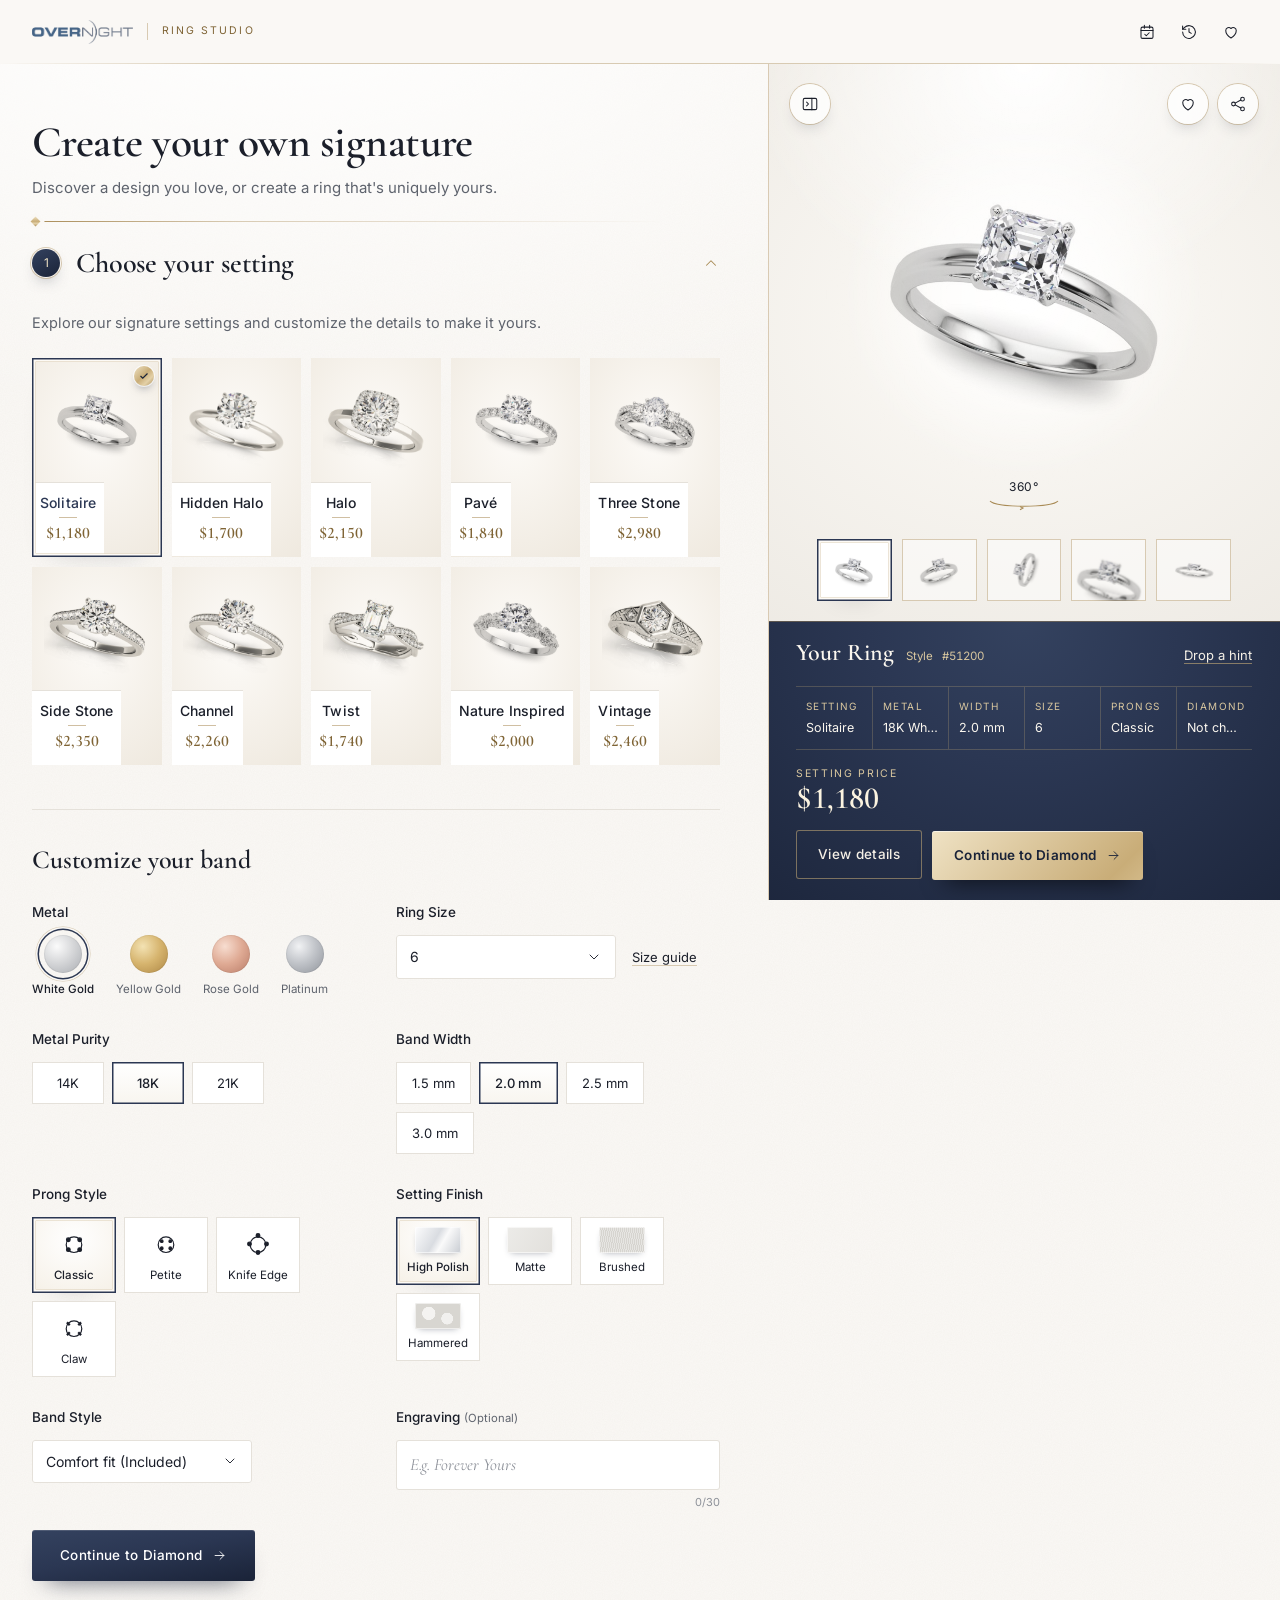
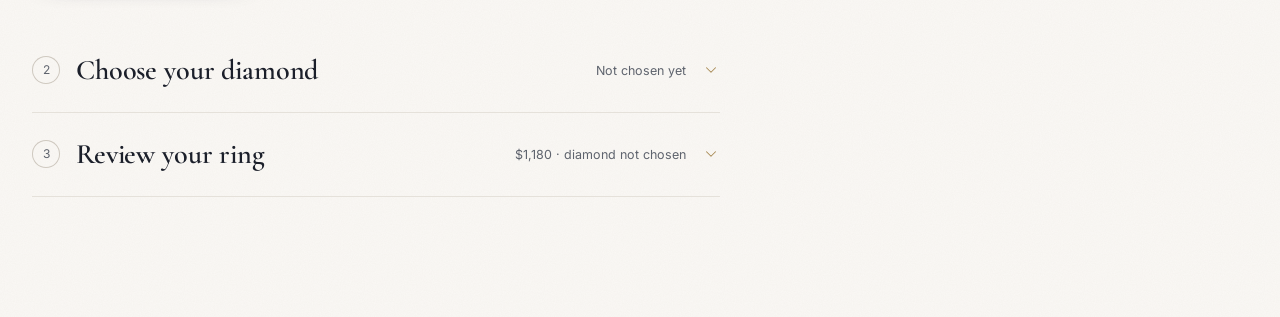
<file: v3/index.html>
<!doctype html>
<meta charset="utf-8">
<meta name="viewport" content="width=device-width, initial-scale=1, viewport-fit=cover">
<title>Ring Studio Guided V2</title>
<link rel="preconnect" href="https://fonts.googleapis.com">
<link rel="stylesheet" href="https://fonts.googleapis.com/css2?family=Cormorant+Garamond:ital,wght@0,500;0,600;1,500&family=Inter:wght@300;400;500;600&display=swap">
<style>
/* Layout: header → trending + build-your-own → three steps (Setting with customize, Diamond, Review) beside a hover-reveal stepper rail.
   Right: sticky canvas (photo stage with views, then a "Your Ring" panel with price and step CTA), collapsible to a floating summary.
   Type: Cormorant Garamond for display and prices, Inter for interface text. Accent: the Overnight navy. */
:root{
  color-scheme:light;
  --bg:#faf8f5; --white:#ffffff; --card:#f2efea; --card-2:#ebe7e0; --hair:#e5e1da; --hair-2:#cfc9c0;
  --ink:#1b1f2a; --soft:#5e636d; --faint:#8d9199;
  --accent:#2b3753; --accent-2:#4a5a77; --accent-soft:#e9ecf2; --fall:#2e6e4c; --rise:#9a4a33;
  --gold:#2b3753; --gold-soft:#e9ecf2; --pearl:#f2efea; --graphite:#1b1f2a; --btn-ink:#fff;
  --serif:"Cormorant Garamond", Garamond, "Times New Roman", serif;
  --sans:"Inter", "Helvetica Neue", Arial, sans-serif;
  --cw:0px; --f:1;
}
*{box-sizing:border-box}
[hidden]{display:none!important}
html{background:var(--bg)}
body{margin:0;background:var(--bg);color:var(--ink);font-family:var(--sans);font-size:14px;line-height:1.55;-webkit-font-smoothing:antialiased}
button{font:inherit;color:inherit;cursor:pointer;background:none;border:0;padding:0;text-align:inherit}
input,select{font:inherit;color:inherit}
:focus-visible{outline:1.5px solid var(--accent);outline-offset:3px}
.num{font-variant-numeric:lining-nums tabular-nums}
svg.ic{width:18px;height:18px;fill:none;stroke:currentColor;stroke-width:1.4;stroke-linecap:round;stroke-linejoin:round;flex:none}
h1,h2,h3{font-family:var(--serif);font-weight:600;margin:0;letter-spacing:-.005em;font-variant-numeric:lining-nums;text-wrap:balance}
.eyebrow{font-size:11px;letter-spacing:.16em;text-transform:uppercase;color:var(--soft);font-weight:500}
.link{font-size:13px;color:var(--ink);text-decoration:underline;text-underline-offset:3px;text-decoration-color:var(--hair-2)}
.link:hover{text-decoration-color:var(--ink)}
.btn{display:inline-flex;align-items:center;justify-content:center;gap:10px;background:var(--accent);color:#fff;padding:15px 28px;font-size:13.5px;font-weight:500;letter-spacing:.01em;border-radius:3px;transition:background .25s}
.btn:hover{background:var(--accent-2)}
.btn.ghost{background:transparent;color:var(--ink);box-shadow:inset 0 0 0 1px var(--hair-2)}
.btn.ghost:hover{box-shadow:inset 0 0 0 1px var(--ink);background:transparent}
.btn svg.ic{width:15px;height:15px}

/* header */
header.top{position:sticky;top:0;z-index:30;display:grid;grid-template-columns:1fr auto 1fr;align-items:center;gap:16px;height:64px;padding:0 max(32px,env(safe-area-inset-right,0px)) 0 max(32px,env(safe-area-inset-left,0px));background:rgba(250,248,245,.94);backdrop-filter:blur(8px);border-bottom:1px solid var(--hair)}
.brand{display:flex;align-items:center;gap:14px}
.brand img{height:24px;width:auto;display:block}
.brand span{font-size:10.5px;letter-spacing:.2em;text-transform:uppercase;color:var(--soft);padding-left:14px;border-left:1px solid var(--hair-2);white-space:nowrap}
.hnav{display:flex;gap:40px;font-size:13px}
.hnav button{color:var(--ink);opacity:.85}
.hnav button:hover{opacity:1}
.hicons{justify-self:end;display:flex;gap:18px;align-items:center}
.hicons button{position:relative;display:grid;place-items:center;width:34px;height:34px}
.hicons .cnt{position:absolute;top:2px;right:0;min-width:16px;height:16px;padding:0 4px;border-radius:999px;background:var(--accent);color:#fff;font-size:10px;display:grid;place-items:center}
@media (max-width:760px){.hnav{display:none}.brand span{display:none}header.top{grid-template-columns:1fr auto}}

/* page layout: stepper rail | flow | canvas */
.layout{display:grid;grid-template-columns:minmax(0,1fr) var(--cw);transition:grid-template-columns .6s cubic-bezier(.6,.05,.25,1)}
body.is-open{--cw:40vw}
.flow{min-width:0;padding:0 48px 120px 32px}
.sec{padding-top:64px}
.sh{display:flex;flex-direction:column;gap:10px;margin-bottom:28px}
.sh h2{font-size:clamp(34px,3vw,46px);line-height:1.05}
.sh p{margin:0;color:var(--soft);font-size:15px;max-width:58ch}
.sub{margin-top:44px;padding-top:36px;border-top:1px solid var(--hair)}
.sub h3{font-size:26px;line-height:1.1}
.sub > p{margin:6px 0 0;color:var(--soft)}

/* trending + build your own */
.plist{display:grid;grid-template-columns:repeat(4,minmax(0,1fr));gap:22px 16px}
body.is-open .plist{grid-template-columns:repeat(4,minmax(0,1fr))}
.trend-h{display:flex;justify-content:space-between;align-items:center;gap:12px;margin-bottom:14px}
.surprise{display:inline-flex;align-items:center;gap:8px;padding:8px 16px;border-radius:999px;font-size:12.5px;font-weight:500;color:var(--accent);box-shadow:inset 0 0 0 1px var(--hair-2);transition:box-shadow .2s,background .2s}
.surprise:hover{box-shadow:inset 0 0 0 1px var(--accent);background:var(--white)}
.surprise svg.ic{width:16px;height:16px;transition:transform .5s}
.surprise:hover svg.ic{transform:rotate(90deg)}
.ttag{position:absolute;top:10px;left:10px;z-index:2;background:var(--white);color:var(--ink);font-size:10.5px;letter-spacing:.08em;text-transform:uppercase;font-weight:500;padding:4px 10px;border-radius:999px;box-shadow:0 0 0 1px var(--hair);pointer-events:none}
@media (max-width:1100px){.plist,body.is-open .plist{grid-template-columns:repeat(2,minmax(0,1fr))}}
.prod{display:flex;flex-direction:column;gap:8px;min-width:0}
.prod .tile{position:relative;aspect-ratio:1;background:var(--card);display:grid;place-items:center;overflow:hidden;transition:box-shadow .25s}
.prod .tile img{width:84%;height:84%;object-fit:contain;mix-blend-mode:multiply;transition:transform .7s cubic-bezier(.2,.7,.2,1)}
.prod:hover .tile img{transform:scale(1.05)}
.prod.sel .tile{box-shadow:inset 0 0 0 1.5px var(--accent)}
.prod .open{position:absolute;inset:0;z-index:1}
.prod .heart{position:absolute;top:10px;right:10px;z-index:2;color:var(--ink)}
.prod .heart[aria-pressed="true"] svg{fill:currentColor}
.prod .hcz{position:absolute;left:50%;bottom:12px;z-index:2;transform:translate(-50%,6px);opacity:0;pointer-events:none;background:rgba(255,255,255,.8);backdrop-filter:blur(6px);padding:6px 14px;border-radius:999px;font-size:12px;box-shadow:0 0 0 1px rgba(27,31,42,.08);transition:opacity .3s,transform .3s;white-space:nowrap}
.prod:hover .hcz{opacity:1;transform:translate(-50%,0)}
@media (hover:none){.prod .hcz{opacity:1;transform:translate(-50%,0)}}
.ctag{position:absolute;top:10px;left:10px;z-index:2;background:var(--accent);color:#fff;font-size:11px;padding:4px 10px;border-radius:999px;pointer-events:none}
.prod b{font-family:var(--serif);font-weight:600;font-size:18px;line-height:1.2;margin-top:4px}
.prod small{color:var(--soft);font-size:12.5px;margin-top:-4px}
.more{display:flex;justify-content:center;margin-top:22px}
.tstrip{display:flex;align-items:center;gap:16px 28px;flex-wrap:wrap;padding:0 0 22px;margin-bottom:22px;border-bottom:1px solid var(--hair)}
.tstrip>.eyebrow{flex-basis:100%;margin-bottom:-6px}
.tsl{display:flex;gap:10px;flex:1;min-width:0;flex-wrap:nowrap;overflow:hidden}
.tsi{flex:none;white-space:nowrap}
body.is-open .tsi:nth-child(4){display:none}
@media (max-width:1100px){.tsi:nth-child(4){display:none}}
.tsi{display:flex;align-items:center;gap:10px;padding:5px 14px 5px 5px;background:var(--white);box-shadow:inset 0 0 0 1px var(--hair);font-size:12.5px;transition:box-shadow .2s}
.tsi:hover{box-shadow:inset 0 0 0 1px var(--hair-2)}
.tsi[aria-pressed="true"]{box-shadow:inset 0 0 0 1.5px var(--accent);font-weight:500}
.tsi span{width:44px;height:44px;background:var(--card);display:grid;place-items:center}
.tsi img{width:90%;height:90%;object-fit:contain;mix-blend-mode:multiply}
.tsi em{font-style:normal;display:flex;flex-direction:column;align-items:flex-start;gap:3px;line-height:1.15}
.tsi i{font-style:normal;font-size:9.5px;letter-spacing:.08em;text-transform:uppercase;font-weight:500;color:var(--soft)}
.tsa{display:flex;align-items:center;gap:18px}
.trm-d{width:min(1080px,100%)}
.trm-p{margin:-8px 0 24px;color:var(--soft);font-size:14px}

/* stepper rail: visible on hover of the left edge, current step always hinted */
.stepper{position:fixed;left:0;top:64px;bottom:0;width:116px;z-index:20;display:flex;align-items:center;padding-left:28px}
.stepper.off{pointer-events:none}
.stepper ol{list-style:none;margin:0 0 0 -14px;padding:8px 22px 8px 14px;display:flex;flex-direction:column;pointer-events:auto;border-radius:4px;transition:background .3s,box-shadow .3s}
.stepper:hover ol,.stepper:focus-within ol{background:rgba(250,248,245,.97);box-shadow:0 18px 40px -24px rgba(27,31,42,.35),0 0 0 1px var(--hair)}
.stepper li{position:relative;display:flex;align-items:center;gap:14px;height:76px}
.stepper li+li::before{content:"";position:absolute;left:11px;top:-52px;height:52px;width:1px;background:var(--hair-2);transition:opacity .3s}
.stepper li.done+li::before,.stepper li.done::after{background:var(--accent)}
.stepper .dot{width:23px;height:23px;border-radius:50%;display:grid;place-items:center;box-shadow:inset 0 0 0 1px var(--hair-2);background:var(--bg);font-size:10.5px;color:var(--faint);flex:none;transition:all .3s}
.stepper li.cur .dot{box-shadow:inset 0 0 0 1.5px var(--accent);background:var(--bg)}
.stepper li.cur .dot::after{content:"";width:9px;height:9px;border-radius:50%;background:var(--accent)}
.stepper li.cur .dot span{display:none}
.stepper li.done .dot{background:var(--accent);box-shadow:none;color:#fff}
.stepper button{font-size:13px;color:var(--soft);white-space:nowrap;transition:opacity .3s,transform .3s,color .2s}
.stepper li.cur button{color:var(--ink);font-weight:500}
.stepper button:hover{color:var(--ink)}
/* resting state: only the current dot shows; hovering the rail reveals the full stepper */
.stepper:not(:hover):not(:focus-within) li:not(.cur){opacity:0}
.stepper:not(:hover):not(:focus-within) li+li::before{opacity:0}
.stepper:not(:hover):not(:focus-within) button{opacity:0;transform:translateX(-6px)}
.stepper li{transition:opacity .3s}
.stepper.off{opacity:0;pointer-events:none}
.stepper{transition:opacity .4s}
@media (max-width:1100px){.stepper{display:none}}


/* setting tiles */
.styles{display:grid;grid-template-columns:repeat(5,minmax(0,1fr));gap:10px}
@media (max-width:640px){.styles{grid-template-columns:repeat(3,minmax(0,1fr))}}
.scard{position:relative;display:flex;flex-direction:column;background:var(--card);text-align:center;transition:box-shadow .25s}
.scard .im{aspect-ratio:1.05;display:grid;place-items:center}
.scard .im img{width:86%;height:86%;object-fit:contain;mix-blend-mode:multiply}
.scard b{font-weight:400;font-size:12.5px;padding:9px 4px 11px;background:var(--bg);box-shadow:inset 0 1px 0 var(--hair)}
.scard::after{content:"";position:absolute;inset:0;pointer-events:none;transition:box-shadow .25s}
.scard:hover::after{box-shadow:inset 0 0 0 1px var(--hair-2)}
.scard[aria-pressed="true"]::after{box-shadow:inset 0 0 0 1.5px var(--accent)}
.scard[aria-pressed="true"] b{font-weight:500}
.check{position:absolute;z-index:1;top:8px;right:8px;width:20px;height:20px;border-radius:50%;background:var(--accent);display:grid;place-items:center}
.check svg{width:12px;height:12px;stroke:#fff;stroke-width:2.4;fill:none}

/* field grid */
.fgrid{display:grid;grid-template-columns:minmax(0,1fr) minmax(0,1fr);gap:30px 40px;margin-top:28px}
@media (max-width:760px){.fgrid{grid-template-columns:1fr}}
.field{display:flex;flex-direction:column;gap:12px;min-width:0}
.field.full{grid-column:1 / -1}
.field>label,.field>.lab{font-size:13.5px;font-weight:500;color:var(--ink)}
.field>.lab small,.field>label small{font-weight:400;color:var(--soft)}
.metals{display:flex;gap:22px;flex-wrap:wrap}
.metal{display:flex;flex-direction:column;align-items:center;gap:8px;font-size:11.5px;color:var(--soft)}
.metal i{width:38px;height:38px;border-radius:50%;position:relative;box-shadow:inset 0 0 0 1px rgba(0,0,0,.06)}
.metal[aria-pressed="true"]{color:var(--ink);font-weight:500}
.metal[aria-pressed="true"] i::after{content:"";position:absolute;inset:-5px;border-radius:50%;box-shadow:0 0 0 1.5px var(--accent)}
.segs{display:flex;gap:8px;flex-wrap:wrap}
.seg{min-width:72px;padding:11px 16px;text-align:center;font-size:13px;background:var(--white);box-shadow:inset 0 0 0 1px var(--hair);transition:box-shadow .2s;border-radius:0}
.seg:hover{box-shadow:inset 0 0 0 1px var(--hair-2)}
.seg[aria-pressed="true"]{box-shadow:inset 0 0 0 1.5px var(--accent);font-weight:500}
.seg:disabled{opacity:.4;cursor:not-allowed}
.seg small{display:block;font-size:11px;color:var(--soft);font-weight:400}
.sizerow{display:flex;gap:16px;align-items:center}
.sizerow select{flex:1;max-width:220px;padding:11px 40px 11px 14px;border:0;border-radius:3px;-webkit-appearance:none;appearance:none;cursor:pointer;background:var(--white) url("data:image/svg+xml,%3Csvg xmlns='http://www.w3.org/2000/svg' viewBox='0 0 24 24' fill='none' stroke='%231b1f2a' stroke-width='1.4' stroke-linecap='round' stroke-linejoin='round'%3E%3Cpath d='m6 9 6 6 6-6'/%3E%3C/svg%3E") no-repeat right 14px center/16px;box-shadow:inset 0 0 0 1px var(--hair)}
.sizerow select:hover{box-shadow:inset 0 0 0 1px var(--hair-2)}
.tiles{display:flex;gap:8px;flex-wrap:wrap}
.tile2{width:84px;padding:10px 4px 8px;display:flex;flex-direction:column;align-items:center;gap:6px;background:var(--white);box-shadow:inset 0 0 0 1px var(--hair);font-size:11.5px;border-radius:0;transition:box-shadow .2s}
.tile2 svg{width:34px;height:34px}
.tile2 .sw{width:46px;height:26px;border-radius:2px}
.tile2:hover{box-shadow:inset 0 0 0 1px var(--hair-2)}
.tile2[aria-pressed="true"]{box-shadow:inset 0 0 0 1.5px var(--accent);font-weight:500}
.engr{position:relative;max-width:420px}
.engr input{width:100%;padding:12px 14px;border:0;border-radius:3px;background:var(--white);box-shadow:inset 0 0 0 1px var(--hair);font-family:var(--serif);font-size:16px}
.engr input::placeholder{color:var(--faint)}
.engr small{position:absolute;right:0;top:calc(100% + 4px);font-size:11px;color:var(--faint)}
.stepcta{margin-top:40px}

/* collapsible extra options */
details.more-opts{margin-top:30px;border-top:1px solid var(--hair);border-bottom:1px solid var(--hair)}
details.more-opts summary{list-style:none;display:flex;justify-content:space-between;align-items:center;gap:12px;padding:16px 0;cursor:pointer;font-size:13.5px;font-weight:500}
details.more-opts summary::-webkit-details-marker{display:none}
details.more-opts summary span{font-weight:400;color:var(--soft);margin-left:auto;margin-right:14px;font-size:13px}
details.more-opts summary svg{transition:transform .25s;color:var(--soft)}
details.more-opts[open] summary svg{transform:rotate(180deg)}
details.more-opts .inner{padding:4px 0 22px;display:flex;flex-direction:column;gap:22px}

/* diamond */
.otabs{display:inline-flex;padding:3px;border-radius:999px;background:var(--card);align-self:flex-start}
.otab{padding:9px 20px;border-radius:999px;font-size:13px;color:var(--soft)}
.otab[aria-selected="true"]{background:var(--white);color:var(--ink);font-weight:500;box-shadow:0 1px 4px rgba(27,31,42,.08),inset 0 0 0 1px var(--accent)}
.odesc{margin:2px 0 0;font-size:12.5px;color:var(--soft)}
.dshapes{display:grid;grid-template-columns:repeat(8,minmax(0,1fr));gap:8px}
@media (max-width:1300px){.dshapes{grid-template-columns:repeat(4,minmax(0,1fr))}}
.dsh{display:flex;flex-direction:column;align-items:center;gap:6px;padding:12px 4px 9px;background:var(--white);box-shadow:inset 0 0 0 1px var(--hair);font-size:11.5px;border-radius:0;transition:box-shadow .2s}
.dsh:hover{box-shadow:inset 0 0 0 1px var(--hair-2)}
.dsh svg{width:34px;height:34px;color:var(--soft)}
.dsh[aria-pressed="true"]{box-shadow:inset 0 0 0 1.5px var(--accent);font-weight:500}
.dsh[aria-pressed="true"] svg{color:var(--accent)}
.dual{position:relative;height:24px;--a:0%;--b:100%}
.dual::before{content:"";position:absolute;left:0;right:0;top:11px;height:2px;border-radius:2px;background:linear-gradient(to right,var(--hair-2) 0 var(--a),var(--accent) var(--a) var(--b),var(--hair-2) var(--b) 100%)}
.dual input{position:absolute;inset:0;width:100%;pointer-events:none;background:none;-webkit-appearance:none;appearance:none;margin:0}
.dual input::-webkit-slider-runnable-track{background:none;height:24px}
.dual input::-moz-range-track{background:none}
.dual input::-webkit-slider-thumb{pointer-events:auto;-webkit-appearance:none;width:18px;height:18px;margin-top:3px;border-radius:50%;background:var(--accent);border:3px solid #fff;box-shadow:0 0 0 1px var(--accent),0 2px 6px rgba(0,0,0,.12);cursor:pointer}
.dual input::-moz-range-thumb{pointer-events:auto;width:12px;height:12px;border-radius:50%;background:var(--accent);border:3px solid #fff;box-shadow:0 0 0 1px var(--accent);cursor:pointer}
.vals{display:flex;justify-content:space-between;font-size:12.5px;color:var(--soft);margin-top:4px}
.grades{display:flex;flex-wrap:wrap;gap:6px}
.grade{min-width:44px;padding:8px 10px;text-align:center;font-size:12.5px;background:var(--white);box-shadow:inset 0 0 0 1px var(--hair);border-radius:3px}
.grade[aria-pressed="true"]{box-shadow:inset 0 0 0 1.5px var(--accent);font-weight:500}
.dlist{margin-top:30px}
.dlhead{display:flex;justify-content:space-between;align-items:baseline;gap:12px;margin-bottom:10px}
.dlhead b{font-size:13.5px;font-weight:500}
.dlhead span{font-size:12.5px;color:var(--soft)}
.drow,.dcols{display:grid;grid-template-columns:34px 1.4fr .5fr .6fr .8fr .8fr 24px;gap:12px;align-items:center;width:100%;padding:14px 12px;font-size:13.5px;text-align:left}
.dcols{padding-block:10px;font-size:11px;letter-spacing:.08em;text-transform:uppercase;color:var(--faint);border-bottom:1px solid var(--hair)}
.dcols span:nth-last-child(2){text-align:right}
.drow{position:relative;border-bottom:1px solid var(--hair);transition:background .2s,box-shadow .2s}
.drow:hover{background:var(--card)}
.drow[aria-pressed="true"]{background:var(--accent-soft);box-shadow:inset 0 0 0 1.5px var(--accent);border-bottom-color:transparent;font-weight:500}
.drow[aria-pressed="true"] svg{color:var(--accent)}
.drow .rk{width:20px;height:20px;border-radius:50%;box-shadow:inset 0 0 0 1px var(--hair-2);display:grid;place-items:center;justify-self:end}
.drow[aria-pressed="true"] .rk{background:var(--accent);box-shadow:none}
.drow .rk svg{width:11px;height:11px;stroke:#fff;stroke-width:2.4;fill:none;color:#fff}
.drow>svg{width:24px;height:24px;color:var(--soft)}
.drow .tag{display:block;font-size:11.5px;color:var(--faint)}
.drow .pr{text-align:right;font-weight:500}
@media (max-width:720px){.drow,.dcols{grid-template-columns:30px 1fr auto 20px}.drow .hm,.dcols .hm{display:none}}
.qwrap{display:inline-flex;flex-direction:column;align-self:flex-start}
.qscale{display:flex;justify-content:space-between;gap:16px;font-size:11px;color:var(--faint);margin-top:6px;padding-top:6px;border-top:1px solid var(--hair)}
.qhint{margin:0;font-size:12.5px;color:var(--soft)}
.qhint b{color:var(--ink);font-weight:500}

/* review */
.review{display:grid;grid-template-columns:minmax(0,1.4fr) minmax(0,1fr);gap:28px 48px;align-items:start}
body.is-open .review{grid-template-columns:1fr}
@media (max-width:1000px){.review{grid-template-columns:1fr}}
.rv-row{display:grid;grid-template-columns:120px minmax(0,1fr) auto;gap:16px;align-items:baseline;padding:13px 0;border-bottom:1px solid var(--hair);font-size:13.5px}
.rv-row dt{color:var(--soft)}
.rv-row dd{margin:0}
.rv-row button{font-size:12.5px}
.rv-sum{background:var(--card);padding:26px;display:flex;flex-direction:column;gap:10px}
.rv-line{display:flex;justify-content:space-between;font-size:13.5px;color:var(--soft)}
.rv-line .num{color:var(--ink)}
.rv-tot{border-top:1px solid var(--hair-2);padding-top:14px;margin:6px 0 10px;color:var(--ink);align-items:baseline}
.rv-tot .num{font-family:var(--serif);font-size:32px;font-weight:600}
.rv-sum .btn{width:100%}
body.is-open .stepsec .rv-img{display:none}
.rv-img{position:relative;aspect-ratio:1.35;margin:-26px -26px 10px;background:radial-gradient(90% 80% at 50% 45%,#f8f6f2,#ece8e1);display:grid;place-items:center;overflow:hidden}
.rv-img img{width:78%;height:78%;object-fit:contain;mix-blend-mode:multiply}
.rv-code{position:absolute;left:14px;bottom:12px;font-size:11.5px;color:var(--soft)}

/* ===== canvas ===== */
.canvas{position:sticky;top:64px;height:calc(100vh - 64px);height:calc(100dvh - 64px);min-width:0;overflow:hidden;background:var(--bg);border-left:1px solid var(--hair);opacity:0;transition:opacity .4s}
body.is-open .canvas{opacity:1}
.cv{position:absolute;top:0;right:0;bottom:0;width:40vw;display:flex;flex-direction:column}
.media{position:relative;flex:1;min-height:0;display:flex;flex-direction:column;background:radial-gradient(90% 70% at 50% 40%,#f7f4ef 0%,#efebe4 60%,#e8e3db 100%)}
.media .bar{position:absolute;top:20px;left:22px;right:22px;display:flex;justify-content:space-between;z-index:3}
.media .bar .r{display:flex;gap:10px}
.cbtn{width:40px;height:40px;border-radius:50%;background:rgba(255,255,255,.92);display:grid;place-items:center;box-shadow:0 2px 10px -4px rgba(27,31,42,.2);color:var(--ink);transition:transform .2s}
.cbtn:hover{transform:scale(1.05)}
.cbtn[aria-pressed="true"] svg{fill:currentColor}
.cbtn .vh{position:absolute;width:1px;height:1px;overflow:hidden;clip:rect(0 0 0 0)}
.stage{position:relative;flex:1;min-height:0;display:grid;place-items:center}
.stage::before{content:"";position:absolute;width:min(56%,40vh);aspect-ratio:1;border-radius:50%;background:radial-gradient(closest-side,rgba(255,255,255,.95),rgba(255,255,255,.4) 55%,rgba(255,255,255,0));filter:blur(8px)}
.stage .ring{position:relative;width:min(70%,48vh);aspect-ratio:1;transition:opacity .35s}
.stage .ring.swap{opacity:0}
.stage .ring img{width:100%;height:100%;object-fit:contain;mix-blend-mode:multiply;animation:float 6s ease-in-out infinite;transform:perspective(1200px) rotateY(var(--ry,0deg)) rotateX(var(--rx,0deg)) var(--vt,);transition:transform .35s cubic-bezier(.2,.7,.2,1),filter .4s}
.stage.turning .ring img{transition:transform .12s linear,filter .4s}
.stage.spinning .ring img{animation:sway 7s ease-in-out infinite,float 6s ease-in-out infinite}
@keyframes float{0%,100%{translate:0 0}50%{translate:0 -8px}}
@keyframes sway{0%,100%{transform:perspective(1200px) rotateY(-14deg)}50%{transform:perspective(1200px) rotateY(14deg)}}
.spin360{position:absolute;bottom:12px;left:50%;transform:translateX(-50%);display:flex;flex-direction:column;align-items:center;gap:0;font-size:12px;color:var(--ink);z-index:2}
.spin360 svg{width:74px;height:16px}
.spin360[aria-pressed="true"]{color:var(--accent)}
.hint{position:absolute;top:70px;left:50%;transform:translateX(-50%);font-size:11.5px;color:var(--soft);opacity:0;transition:opacity .3s;pointer-events:none;white-space:nowrap}
.stage:hover .hint{opacity:1}
.stage.turning .hint{opacity:0}
.thumbs{display:flex;justify-content:center;gap:10px;padding:14px 22px 20px}
.thumb{width:min(84px,16%);aspect-ratio:1.2;background:rgba(255,255,255,.55);display:grid;place-items:center;overflow:hidden;box-shadow:inset 0 0 0 1px rgba(27,31,42,.06);transition:box-shadow .2s}
.thumb img{width:80%;height:80%;object-fit:contain;mix-blend-mode:multiply}
.thumb[aria-pressed="true"]{box-shadow:inset 0 0 0 1.5px var(--accent);background:#fff}
.y img{filter:sepia(.4) saturate(1.3) hue-rotate(-6deg) brightness(1.04)}
.r img{filter:sepia(.28) saturate(1.15) hue-rotate(-20deg) brightness(1.05)}
.p img{filter:contrast(1.05) brightness(.98)}
.panel{display:flex;flex-direction:column;gap:16px;padding:20px 28px calc(20px + env(safe-area-inset-bottom,0px));background:var(--bg);border-top:1px solid var(--hair)}
.panel .ph{display:flex;justify-content:space-between;align-items:baseline;gap:12px}
.panel .pt{display:flex;align-items:baseline;gap:12px;min-width:0}
.panel h3{font-size:24px;line-height:1}
.panel .code{font-size:11.5px;color:var(--soft)}
/* key details in one horizontal row */
.keys{display:grid;grid-template-columns:repeat(6,minmax(0,1fr));margin:0;border-block:1px solid var(--hair)}
.keys div{padding:12px 10px;min-width:0}
.keys div+div{border-left:1px solid var(--hair)}
.keys dt{font-size:10px;letter-spacing:.14em;text-transform:uppercase;color:var(--soft);margin-bottom:3px}
.keys dd{margin:0;font-size:12.5px;font-weight:500;white-space:nowrap;overflow:hidden;text-overflow:ellipsis}
@media (max-width:1250px){.keys{grid-template-columns:repeat(3,minmax(0,1fr))}.keys div:nth-child(4){border-left:0}.keys div:nth-child(n+4){border-top:1px solid var(--hair)}}
/* total and actions close the canvas */
.pbar{display:flex;justify-content:space-between;align-items:center;gap:16px;flex-wrap:wrap}
.ptot{display:flex;flex-direction:column;gap:2px}
.panel .plab{font-size:10.5px;letter-spacing:.16em;text-transform:uppercase;color:var(--soft)}
.panel .price{font-family:var(--serif);font-weight:600;font-size:clamp(30px,2.4vw,38px);line-height:1}
.pacts{display:flex;gap:10px;align-items:center}
.pacts .btn{padding:14px 22px;white-space:nowrap}
.hintbtn{margin-top:0}

/* floating summary when the canvas is closed */
.pill{position:fixed;right:max(24px,env(safe-area-inset-right,0px));bottom:calc(24px + env(safe-area-inset-bottom,0px));z-index:40;display:flex;align-items:center;gap:14px;padding:8px 8px 8px 8px;background:var(--white);box-shadow:0 18px 40px -22px rgba(27,31,42,.45),0 0 0 1px var(--hair);border-radius:4px;opacity:0;transform:translateY(14px);pointer-events:none;transition:opacity .35s,transform .35s;max-width:calc(100% - 48px)}
body.is-closed .pill{opacity:1;transform:none;pointer-events:auto}
.pill .th{width:56px;height:56px;background:var(--card);display:grid;place-items:center;flex:none}
.pill .th img{width:88%;height:88%;object-fit:contain;mix-blend-mode:multiply}
.pill .tx{min-width:0;padding-right:6px}
.pill .tx b{display:block;font-family:var(--serif);font-weight:600;font-size:17px;line-height:1.15}
.pill .tx small{font-size:12px;color:var(--soft)}
.pill .open{background:var(--accent);color:#fff;padding:12px 18px;font-size:12.5px;font-weight:500;border-radius:3px;white-space:nowrap}

/* detail view */
.detail{position:fixed;inset:0;z-index:50;background:var(--bg);overflow:auto;clip-path:inset(0 0 0 calc(100% - var(--cw)));opacity:0;pointer-events:none;transition:clip-path .7s cubic-bezier(.6,.05,.25,1),opacity .2s .5s}
body.is-detail .detail{clip-path:inset(0);opacity:1;pointer-events:auto;transition:clip-path .7s cubic-bezier(.6,.05,.25,1),opacity .15s}
.dwrap{display:grid;grid-template-columns:minmax(0,1fr) minmax(0,1.1fr);min-height:100%}
.dinfo{padding:28px 56px 80px 40px;display:flex;flex-direction:column;gap:26px}
.dinfo h1{font-size:clamp(44px,4.4vw,64px);line-height:.95}
.dstage{position:sticky;top:0;height:100vh;background:radial-gradient(90% 70% at 50% 40%,#f7f4ef 0%,#efebe4 60%,#e8e3db 100%);display:grid;place-items:center}
.dstage img{width:min(70%,66vh);aspect-ratio:1;object-fit:contain;mix-blend-mode:multiply}
.dsec{border-top:1px solid var(--hair);padding-top:18px}
.dsec h3{font-family:var(--sans);font-size:11px;letter-spacing:.16em;text-transform:uppercase;color:var(--soft);font-weight:500;margin-bottom:12px}
.dsec .spec{display:grid;grid-template-columns:max-content minmax(0,1fr);gap:10px 32px;margin:0;font-size:13.5px}
.dsec .spec dt{color:var(--soft)}
.dsec .spec dd{margin:0;color:var(--ink)}
.perks{display:grid;grid-template-columns:repeat(3,minmax(0,1fr));border-block:1px solid var(--hair)}
.perks div{display:flex;flex-direction:column;align-items:center;gap:8px;padding:18px 8px;font-size:12px;color:var(--soft);text-align:center}
.perks div+div{border-left:1px solid var(--hair)}
.perks svg{width:22px;height:22px;color:var(--ink)}
@media (max-width:900px){.dwrap{grid-template-columns:1fr}.dstage{position:relative;height:56vh;order:-1}.dinfo{padding:24px 18px 80px}}

.toast{position:fixed;left:50%;transform:translateX(-50%);bottom:calc(26px + env(safe-area-inset-bottom,0px));background:var(--ink);color:#fff;padding:12px 20px;font-size:13px;z-index:70;max-width:calc(100% - 32px)}
.note{margin-top:96px;padding-top:16px;border-top:1px solid var(--hair);font-size:12px;color:var(--faint)}

/* compact step bar, attached under the header */
.bhead{padding:56px 0 0;border-bottom:1px solid var(--hair)}
.btitle{font-size:clamp(34px,3vw,46px);line-height:1.05;padding-bottom:10px}
.bsub{margin:0;padding-bottom:22px;color:var(--soft);font-size:15px;max-width:58ch;overflow:hidden;max-height:60px}
/* steps only appear once the headline shrinks, on the right of the compact title */
.tsteps{display:none}
/* compact bar: takes no space (negative margin), fades in once the headline has scrolled away */
.cbar{position:sticky;top:64px;z-index:15;height:60px;margin:0 -48px -60px -32px;padding:0 48px 0 32px;display:flex;align-items:center;justify-content:space-between;gap:24px;background:rgba(250,248,245,.96);backdrop-filter:blur(6px);border-bottom:1px solid var(--hair);opacity:0;transform:translateY(-6px);pointer-events:none;transition:opacity .25s,transform .25s}
.cbar.on{opacity:1;transform:none;pointer-events:auto}
.cbar-t{font-family:var(--serif);font-weight:600;font-size:24px;line-height:1.2;white-space:nowrap}
.cbar .tsteps{display:flex;align-items:center}
html{scroll-padding-top:132px}
.tsteps ol{list-style:none;margin:0;padding:0;display:flex;align-items:center;gap:10px}
.tsteps li{display:flex;align-items:center;gap:10px}
.tsteps li+li::before{content:"";width:28px;height:1px;background:var(--hair-2)}
.tsteps button{display:flex;align-items:center;gap:8px;font-size:12.5px;color:var(--soft)}
.tsteps b{width:20px;height:20px;border-radius:50%;display:grid;place-items:center;font-size:10.5px;font-weight:500;box-shadow:inset 0 0 0 1px var(--hair-2)}
.tsteps li.cur button{color:var(--ink);font-weight:500}
.tsteps li.done b{background:var(--accent-soft);box-shadow:none;color:var(--accent)}
.tsteps li.cur b{background:transparent;box-shadow:inset 0 0 0 1.5px var(--accent);color:var(--accent);font-weight:600}
/* collapsible steps: one open at a time by default */
.stepsec{padding-top:0}
.acc-h{width:100%;display:grid;grid-template-columns:auto auto minmax(0,1fr) auto;align-items:center;gap:16px;padding:26px 0;border-bottom:1px solid var(--hair);text-align:left}
.acc-n{width:28px;height:28px;border-radius:50%;display:grid;place-items:center;font-size:12px;box-shadow:inset 0 0 0 1px var(--hair-2);color:var(--soft)}
.stepsec.open .acc-n{background:var(--accent);color:#fff;box-shadow:none}
.acc-t{font-family:var(--serif);font-weight:600;font-size:clamp(26px,2.2vw,34px);line-height:1.1}
.acc-s{font-size:12.5px;color:var(--soft);white-space:nowrap;overflow:hidden;text-overflow:ellipsis;text-align:right}
.acc-h .chev{transition:transform .3s;color:var(--soft)}
.stepsec.open .acc-h .chev{transform:rotate(180deg)}
.stepsec.open .acc-s{opacity:0}
.stepsec:not(.open) .acc-b{display:none}
.stepsec.open .acc-h{border-bottom-color:transparent;padding-bottom:10px}
.acc-b{padding:22px 0 48px;animation:accIn .35s ease}
@keyframes accIn{from{opacity:0;transform:translateY(-6px)}to{opacity:1;transform:none}}
.acc-p{margin:0 0 24px;color:var(--soft);font-size:14.5px}
/* review popup */
.rvm{position:fixed;inset:0;z-index:60;display:grid;place-items:center;padding:24px}
.rvm-scrim{position:absolute;inset:0;background:rgba(27,31,42,.32)}
.rvm-d{position:relative;width:min(920px,100%);max-height:88vh;overflow:auto;background:var(--bg);padding:30px 34px 34px;box-shadow:0 40px 80px -30px rgba(27,31,42,.5);animation:accIn .3s ease}
.rvm-h{display:flex;justify-content:space-between;align-items:flex-start;gap:16px;margin-bottom:20px}
.rvm-h h2{font-size:34px;margin-top:6px}
.hintbtn{margin-top:-2px}

/* small screens */
@media (max-width:900px){
  .layout{display:flex;flex-direction:column-reverse}
  .canvas{position:sticky;top:64px;height:62vh;z-index:5;border-left:0}
  body:not(.is-open) .canvas{display:none}
  .cv{width:auto;left:0}
  .panel{display:none}
  .flow{padding:0 18px 110px}
  .cbar{margin:0 -18px -60px;padding-inline:18px}
  .cbar-t{font-size:20px}
  .acc-s{display:none}
}
@media (prefers-reduced-motion:reduce){*{transition:none!important;animation:none!important}}

/* kept from the previous build: saved-design compare panel and style code */
.cscrim{position:fixed;inset:0;background:rgba(27,31,39,.28);z-index:60}
.compare{position:fixed;top:0;right:0;bottom:0;width:min(980px,100%);z-index:61;background:var(--white);overflow:auto;box-shadow:-24px 0 60px -30px rgba(27,31,39,.5);padding:calc(28px + env(safe-area-inset-top,0px)) max(30px,env(safe-area-inset-right,0px)) 40px 30px;display:flex;flex-direction:column;gap:22px;animation:slidein .45s cubic-bezier(.2,.7,.2,1)}
@keyframes slidein{from{transform:translateX(40px);opacity:0}to{transform:none;opacity:1}}
.compare .hd{display:flex;justify-content:space-between;align-items:flex-start;gap:16px}
.compare h2{font-size:clamp(28px,2.4vw,36px);font-family:var(--display);font-weight:500;line-height:1.05}
.compare .hd p{margin:6px 0 0;color:var(--soft)}
.cmpgrid{overflow-x:auto}
.cmpgrid table{border-collapse:collapse;width:100%;min-width:640px}
.cmpgrid th,.cmpgrid td{text-align:left;vertical-align:top;padding:12px 14px;border-bottom:1px solid var(--hair);font-size:14px}
.cmpgrid tbody th{color:var(--soft);font-weight:300;width:110px;padding-left:0}
.cmpgrid thead th{font-weight:300;border-bottom:0}
.cmpgrid thead th:first-child{padding-left:0}
.cmpgrid .ph{aspect-ratio:1;max-width:190px;background:var(--card);border-radius:0;display:grid;place-items:center;margin-bottom:10px}
.cmpgrid .ph img{width:86%;height:86%;object-fit:contain;mix-blend-mode:multiply}
.cmpgrid .nm{font-family:var(--serif);font-size:15px;font-weight:500;display:block}
.cmpgrid .cur{font-size:11.5px;color:var(--gold)}
.cmpgrid .acts{display:flex;gap:14px;margin-top:8px;font-size:13px}
.cmpgrid .acts button{color:var(--soft);border-bottom:1px solid var(--hair-2)}
.cmpgrid .acts button:hover{color:var(--ink);border-color:var(--ink)}
.cmpgrid td.diff{background:var(--gold-soft)}
.cmpgrid tr.total td{font-size:16px}
.cmpgrid .best{display:block;font-size:12px;color:var(--fall)}
.cempty{padding:40px 0;color:var(--soft);max-width:46ch}
.code{display:inline-flex;align-items:center;gap:6px}
.code .pre{font:inherit;font-size:1em;letter-spacing:0;text-transform:none;color:inherit;margin-right:.25em}
.code .cp{display:inline-grid;place-items:center;width:26px;height:26px;border-radius:50%;opacity:0;transition:opacity .2s,background .2s;color:inherit}
.code .cp .ic{width:15px;height:15px}
.code:hover .cp,.prod:hover .cp,.code .cp:focus-visible{opacity:.75}
.code .cp:hover{opacity:1;background:rgba(0,0,0,.05)}
.compare h2{font-family:var(--serif)}
.cmpgrid td.diff{background:var(--accent-soft)}

/* ===== Version 2: luxury visual layer. Styling only; layout, flow and logic are unchanged from Version 1. ===== */
@property --amb{syntax:"<color>";inherits:true;initial-value:#ece6dc}
:root{
  --midnight:#1a2338; --navy-hi:#34425f;
  --champ:#c9ad78; --champ-hi:#efe2c4; --champ-lo:#a98b56; --champ-ink:#7f6435; --champ-line:rgba(169,139,86,.42);
  --pearl-a:#fdfbf8; --pearl-b:#efe9df;
  --sel:inset 0 0 0 1.5px var(--accent),inset 0 0 0 3.5px rgba(255,253,249,.95),inset 0 0 0 4px var(--champ-line);
  --lift:0 18px 34px -24px rgba(26,35,56,.55);
  --lift-soft:0 14px 26px -22px rgba(26,35,56,.26);
  --metal:linear-gradient(135deg,var(--champ-hi) 0%,var(--champ) 48%,#e4d1a8 72%,var(--champ-lo) 100%);
  --ease:cubic-bezier(.2,.7,.2,1);
}
::selection{background:var(--accent);color:var(--champ-hi)}
html{scrollbar-color:var(--hair-2) transparent}
/* fine paper grain and a warm wash of light behind the headline */
body{background-color:var(--bg);background-image:radial-gradient(70% 420px at 22% 0,rgba(255,255,255,.95),rgba(255,255,255,0)),url("data:image/svg+xml,%3Csvg xmlns='http://www.w3.org/2000/svg' width='180' height='180'%3E%3Cfilter id='n'%3E%3CfeTurbulence type='fractalNoise' baseFrequency='.9' numOctaves='2' stitchTiles='stitch'/%3E%3CfeColorMatrix values='0 0 0 0 .35 0 0 0 0 .3 0 0 0 0 .22 0 0 0 .05 0'/%3E%3C/filter%3E%3Crect width='180' height='180' filter='url(%23n)'/%3E%3C/svg%3E");background-repeat:no-repeat,repeat}
:focus-visible{outline-color:var(--champ-lo)}
.eyebrow{color:var(--champ-ink)}
.link{text-decoration-color:var(--champ-line);transition:text-decoration-color .25s,color .25s}
.link:hover{text-decoration-color:var(--champ-lo)}

/* header: frosted, closed with a fine metal line */
header.top{background:rgba(250,248,245,.94);backdrop-filter:blur(14px) saturate(1.2);-webkit-backdrop-filter:blur(14px) saturate(1.2);border-bottom:1px solid transparent;border-image:linear-gradient(90deg,transparent,var(--champ-line) 18%,var(--champ-line) 82%,transparent) 1}
.brand span{color:var(--champ-ink);border-left-color:var(--champ-line)}
.hicons .cnt{background:var(--metal);color:var(--midnight);font-weight:600}
.hicons{gap:8px}
.hicons button{transition:color .25s}
.hicons button:hover,#recentBtn[aria-expanded="true"]{color:var(--champ-lo)}
/* recently viewed dropdown */
.rcnt{position:absolute;top:calc(100% + 8px);right:max(32px,env(safe-area-inset-right,0px));width:min(340px,calc(100vw - 32px));max-height:calc(100vh - 96px);overflow-y:auto;background:var(--white);padding:16px 8px 8px;box-shadow:0 26px 50px -24px rgba(20,27,44,.55),0 0 0 1px var(--champ-line);animation:accIn .25s ease}
.rcnt-h{display:flex;justify-content:space-between;align-items:baseline;gap:12px;padding:0 10px 10px}
.rcnt-h .link{font-size:12px}
.rcnt-i{display:flex;align-items:center;gap:12px;width:100%;padding:8px 10px;text-align:left;transition:background .2s}
.rcnt-i:hover{background:rgba(201,173,120,.1)}
.rcnt-i .th{width:52px;height:52px;flex:none;display:grid;place-items:center;background:radial-gradient(85% 75% at 50% 38%,var(--pearl-a),var(--pearl-b))}
.rcnt-i img{width:88%;height:88%;object-fit:contain;mix-blend-mode:multiply}
.rcnt-i .tx{flex:1;min-width:0}
.rcnt-i b{display:block;font-family:var(--serif);font-weight:600;font-size:17px;line-height:1.2}
.rcnt-i small{display:block;font-size:12px;color:var(--soft);white-space:nowrap;overflow:hidden;text-overflow:ellipsis}
.rcnt-i em{flex:none;font-style:normal;font-size:11px;color:var(--champ-ink)}
.rcnt-e{margin:0;padding:6px 10px 12px;font-size:13px;color:var(--soft)}

/* headline: a slow glint on arrival, a hallmark on the rule beneath */
.btitle{font-size:clamp(38px,3.4vw,52px);letter-spacing:-.012em;color:transparent;background:linear-gradient(100deg,var(--ink) 0 42%,var(--champ-lo) 49%,var(--champ-hi) 50%,var(--champ-lo) 51%,var(--ink) 58% 100%);background-size:300% 100%;background-position:100% 0;-webkit-background-clip:text;background-clip:text}
@keyframes glint{from{background-position:0 0}to{background-position:100% 0}}
.bhead{position:relative;border-bottom:1px solid transparent;border-image:linear-gradient(90deg,var(--champ-lo),var(--champ-line) 30%,transparent 92%) 1}
.bhead::after{content:"";position:absolute;left:0;bottom:-4px;width:7px;height:7px;transform:rotate(45deg);background:var(--metal);box-shadow:0 0 0 3px var(--bg)}
.cbar{background:rgba(250,248,245,.86);backdrop-filter:blur(14px);-webkit-backdrop-filter:blur(14px);border-bottom:1px solid transparent;border-image:linear-gradient(90deg,transparent,var(--champ-line) 18%,var(--champ-line) 82%,transparent) 1}
.tsteps li+li::before{background:linear-gradient(90deg,var(--hair-2),var(--champ-line))}
.tsteps li.done b{background:linear-gradient(135deg,#f7efdd,#ead9b6);color:var(--midnight)}

/* step headers */
.acc-h{transition:border-color .3s}
.acc-t{letter-spacing:-.005em;transition:color .3s}
.acc-h:hover .acc-t{color:var(--accent)}
.stepsec.open .acc-n{background:linear-gradient(150deg,var(--navy-hi),var(--midnight));color:var(--champ-hi);box-shadow:0 0 0 1px var(--bg),0 0 0 2px var(--champ-line),0 8px 16px -8px rgba(26,35,56,.7)}
.acc-h .chev{color:var(--champ-lo)}
.sub,.tstrip,.dcols,details.more-opts{border-color:var(--hair)}
.sub h3{letter-spacing:-.005em}

/* buttons: lit navy with a pass of light on hover */
.btn{position:relative;overflow:hidden;background:linear-gradient(170deg,var(--navy-hi),var(--accent) 45%,var(--midnight));box-shadow:inset 0 1px 0 rgba(255,255,255,.14),0 14px 24px -16px rgba(26,35,56,.8);letter-spacing:.025em;transition:box-shadow .35s,transform .35s var(--ease),background .25s}
.btn:hover{background:linear-gradient(170deg,var(--navy-hi),var(--accent) 45%,var(--midnight));box-shadow:inset 0 1px 0 rgba(255,255,255,.2),0 18px 28px -14px rgba(26,35,56,.85);transform:translateY(-1px)}
.btn::after{content:"";position:absolute;top:0;bottom:0;left:0;width:45%;background:linear-gradient(105deg,transparent,rgba(255,255,255,.3),transparent);transform:translateX(-130%);pointer-events:none}
.btn:hover::after{transform:translateX(280%);transition:transform .9s var(--ease)}
.btn svg.ic{transition:transform .35s var(--ease)}
.btn:hover svg.ic{transform:translateX(3px)}
.btn.ghost{background:transparent;box-shadow:inset 0 0 0 1px var(--champ-line)}
.btn.ghost:hover{background:rgba(255,255,255,.5);box-shadow:inset 0 0 0 1px var(--champ-lo)}
.surprise{color:var(--accent);box-shadow:inset 0 0 0 1px var(--champ-line);background:rgba(255,255,255,.5)}
.surprise:hover{box-shadow:inset 0 0 0 1px var(--champ-lo),0 10px 18px -14px rgba(26,35,56,.6)}
.surprise svg.ic{color:var(--champ-lo)}

/* cards: each piece sits in its own pool of light */
.scard,.prod .tile,.tsi span,.pill .th,.cmpgrid .ph{background:radial-gradient(85% 75% at 50% 38%,var(--pearl-a),var(--pearl-b))}
.scard{transition:box-shadow .4s,transform .45s var(--ease)}
.scard:hover{transform:translateY(-3px);box-shadow:var(--lift-soft)}
.scard b{background:var(--white);box-shadow:inset 0 1px 0 var(--hair);letter-spacing:.01em;transition:color .25s}
.scard .sp{display:block;margin-top:1px;font-size:11.5px;font-weight:400;line-height:1.3;letter-spacing:0;color:var(--soft)}
.scard .im{position:relative;overflow:hidden}
.scard .im img,.prod .tile img{transition:transform .9s var(--ease)}
.scard:hover .im img{transform:scale(1.05)}
.scard .im::after,.prod .tile::after{content:"";position:absolute;inset:0;background:linear-gradient(105deg,transparent 38%,rgba(255,255,255,.85) 50%,transparent 62%);mix-blend-mode:overlay;transform:translateX(-110%);pointer-events:none}
.scard:hover .im::after,.prod:hover .tile::after{transform:translateX(110%);transition:transform 1.1s var(--ease)}
.scard[aria-pressed="true"]{box-shadow:var(--lift-soft)}
.scard[aria-pressed="true"]::after{box-shadow:var(--sel)}
.scard[aria-pressed="true"] b{color:var(--accent)}
/* settings cards: sans title, serif price, short gold rule between them */
.scard b{display:flex;flex-direction:column;align-items:center;gap:6px;padding:12px 8px 13px;font-family:var(--sans);font-size:14px;font-weight:500;line-height:1.25;letter-spacing:.01em;color:#1b1f2a;background:var(--white);box-shadow:inset 0 1px 0 var(--hair)}
.scard[aria-pressed="true"] b{font-weight:500}
.scard .sp{display:block;margin-top:0;font-family:var(--serif);font-size:16px;font-weight:600;line-height:1.2;letter-spacing:0;color:#7f6435}
.scard .sp::before{content:"";display:block;width:18px;height:1px;margin:0 auto 6px;background:rgba(169,139,86,.55)}
.prod.sel .tile{box-shadow:var(--sel),var(--lift-soft)}
.prod .tile{transition:box-shadow .4s}
.prod:hover .tile{box-shadow:var(--lift-soft)}
.prod.sel:hover .tile{box-shadow:var(--sel),var(--lift-soft)}
.prod b{transition:color .25s}
.prod:hover b{color:var(--accent)}
.ttag{font-size:11px;font-weight:400;letter-spacing:.02em;text-transform:none;color:var(--champ-ink);box-shadow:0 0 0 1px var(--champ-line)}
.ctag{background:linear-gradient(150deg,var(--navy-hi),var(--midnight));color:var(--champ-hi);letter-spacing:.02em}
/* the selected seal: a small polished disc shared by every selected card */
.check,.drow[aria-pressed="true"] .rk{background:var(--metal);box-shadow:0 0 0 1px rgba(255,255,255,.7),0 5px 10px -4px rgba(26,35,56,.55)}
.check svg,.drow[aria-pressed="true"] .rk svg{stroke:var(--midnight);color:var(--midnight)}
.tsi{transition:box-shadow .3s}
.tsi:hover{box-shadow:inset 0 0 0 1px var(--champ-line)}
.tsi[aria-pressed="true"]{box-shadow:inset 0 0 0 1.5px var(--accent)}
.tsi i{color:var(--champ-ink)}
.tsall{gap:8px;padding:5px 14px;color:var(--accent);font-weight:500}
.tsall svg.ic{width:14px;height:14px;color:var(--champ-lo);transition:transform .35s var(--ease)}
.tsall:hover svg.ic{transform:translateX(3px)}
html.intro .scard{animation:rise .8s var(--ease) both}
html.intro .scard:nth-child(2){animation-delay:.05s}html.intro .scard:nth-child(3){animation-delay:.1s}html.intro .scard:nth-child(4){animation-delay:.15s}html.intro .scard:nth-child(5){animation-delay:.2s}html.intro .scard:nth-child(6){animation-delay:.25s}html.intro .scard:nth-child(7){animation-delay:.3s}html.intro .scard:nth-child(8){animation-delay:.35s}html.intro .scard:nth-child(9){animation-delay:.4s}html.intro .scard:nth-child(10){animation-delay:.45s}
@keyframes rise{from{opacity:0;transform:translateY(14px)}to{opacity:1;transform:none}}

.metal[aria-pressed="true"] i::after{box-shadow:0 0 0 1.5px var(--accent),0 0 0 3px var(--bg),0 0 0 3.5px var(--champ-line)}

/* options */
.seg,.tile2,.dsh,.grade{transition:box-shadow .3s,background .3s,transform .35s var(--ease)}
.seg:hover,.tile2:hover,.dsh:hover,.grade:hover{box-shadow:inset 0 0 0 1px var(--champ-lo)}
.seg[aria-pressed="true"],.grade[aria-pressed="true"]{box-shadow:inset 0 0 0 1.5px var(--accent);background:linear-gradient(180deg,#fff,#f8f5ef)}
.tile2[aria-pressed="true"],.dsh[aria-pressed="true"]{box-shadow:var(--sel),var(--lift-soft);background:radial-gradient(80% 80% at 50% 30%,#fff,#f6f1e8)}
.dsh:hover{transform:translateY(-2px)}
.tile2 svg{stroke-width:.85}
.tile2 .sw{box-shadow:inset 0 0 0 1px rgba(255,255,255,.6),0 3px 7px -4px rgba(26,35,56,.45)}
.dsh[aria-pressed="true"] svg{filter:drop-shadow(0 2px 3px rgba(43,55,83,.28))}
.sizerow select,.engr input{transition:box-shadow .3s}
.sizerow select:hover{box-shadow:inset 0 0 0 1px var(--champ-lo)}
.engr input{font-style:italic;font-size:17px}
.engr input:focus{outline:0;box-shadow:inset 0 0 0 1px var(--champ-lo),0 10px 20px -16px rgba(26,35,56,.6)}
details.more-opts summary svg{color:var(--champ-lo)}
.otabs{background:rgba(43,55,83,.06);box-shadow:inset 0 0 0 1px rgba(43,55,83,.05)}
.otab{transition:color .25s}
.otab[aria-selected="true"]{background:linear-gradient(170deg,var(--navy-hi),var(--midnight));color:var(--champ-hi);box-shadow:0 8px 16px -10px rgba(26,35,56,.8)}
/* sliders: a thread of metal with pearl handles */
.dual::before{height:1.5px;background:linear-gradient(to right,var(--hair-2) 0 var(--a),var(--champ-lo) var(--a),var(--accent) calc((var(--a) + var(--b))/2),var(--champ-lo) var(--b),var(--hair-2) var(--b) 100%)}
.dual input::-webkit-slider-thumb{background:radial-gradient(circle at 36% 30%,#fff,#f2ece1 55%,#d3c6ad);border:0;box-shadow:0 0 0 1px var(--champ-lo),0 4px 10px -2px rgba(26,35,56,.45);transition:transform .25s var(--ease)}
.dual input::-webkit-slider-thumb:hover{transform:scale(1.15)}
.dual input::-moz-range-thumb{background:radial-gradient(circle at 36% 30%,#fff,#f2ece1 55%,#d3c6ad);border:0;width:18px;height:18px;box-shadow:0 0 0 1px var(--champ-lo),0 4px 10px -2px rgba(26,35,56,.45)}
/* diamond list */
/* diamond step grouping: what you want, then how far to narrow it, then the results */
#sD .field{gap:10px}
#sD .fgrid{row-gap:26px}
#sD .fgrid .field:nth-child(n+3){margin-top:22px}
#sD .odesc{margin-top:8px}
#sD .vals{margin-top:2px}
#moreQ{margin-top:20px;border-top:0}
#moreQ summary{padding:14px 0 18px}
.dlist{margin-top:64px}
.dlhead{margin-bottom:14px}
.dlhead b{font-family:var(--serif);font-size:26px;font-weight:600;line-height:1.1}
.drow{transition:background .3s,box-shadow .3s}
.drow:hover{background:linear-gradient(90deg,rgba(201,173,120,.1),rgba(201,173,120,.03))}
.drow[aria-pressed="true"]{z-index:1;background:linear-gradient(90deg,#fbf7ee,#fff 55%,#fbf7ee);box-shadow:var(--sel),var(--lift-soft)}
.drow .pr{font-family:var(--serif);font-size:18px;font-weight:600}

/* the vitrine: light moves through the case, and its colour follows the chosen metal */
.canvas{border-left:1px solid var(--champ-line)}
.media{--amb:#e9e5de;overflow:hidden;transition:--amb .8s;background:radial-gradient(75% 60% at 50% 0,#fff 0,rgba(255,255,255,0) 72%),radial-gradient(120% 90% at 50% 46%,#fbf9f5 8%,var(--amb) 100%)}
.media:has(.ring.y){--amb:#efe4cd}
.media:has(.ring.r){--amb:#eed8cb}
.media:has(.ring.p){--amb:#e5e3df}
.media:not(:has(.ring.y,.ring.r,.ring.p)){--amb:#e9e5de}
.stage::before{width:min(72%,52vh);background:radial-gradient(closest-side,#fff,rgba(255,255,255,.65) 48%,rgba(255,255,255,0));filter:blur(10px);transition:scale .6s var(--ease)}
.stage:has(.ring.swap)::before{scale:1.45}
.stage::after{content:"";position:absolute;inset:-10% 0;background:linear-gradient(104deg,transparent 40%,rgba(255,255,255,.95) 50%,transparent 60%);mix-blend-mode:overlay;transform:translateX(-105%);pointer-events:none}
/* the light passes once as the canvas opens, then rests */
body.is-open .stage::after{animation:sheen 2.6s .7s ease-in-out 1 both}
body.is-open .stage::before{animation:glowpass 2.6s .7s ease-in-out 1 both}
@keyframes sheen{from{transform:translateX(-105%)}to{transform:translateX(105%)}}
@keyframes glowpass{from{translate:-22% 0}to{translate:0 0}}
/* fade the photo rather than its wrapper, so the blend into the case never flashes a white box */
.stage .ring{transition:none}
.stage .ring.swap{opacity:1}
.stage .ring img{animation:reveal .8s var(--ease),float 6s ease-in-out infinite;transition:transform .35s var(--ease),filter .4s,opacity .2s}
.stage .ring.swap img{opacity:0}
.stage.spinning .ring img{animation:float 6s ease-in-out infinite}
/* 360 view: a turntable video with a white background, blended into the case like the photos */
.spin-v{position:absolute;top:50%;left:50%;width:min(96%,66vh);aspect-ratio:1;transform:translate(-50%,-50%);object-fit:contain;mix-blend-mode:multiply;opacity:0;pointer-events:none;transition:opacity .45s}
.spin-v.y{filter:sepia(.4) saturate(1.3) hue-rotate(-6deg) brightness(1.04)}
.spin-v.r{filter:sepia(.28) saturate(1.15) hue-rotate(-20deg) brightness(1.05)}
.spin-v.p{filter:contrast(1.05)}
.stage.vid-on .spin-v{opacity:1}
.stage.vid-on .ring img{opacity:0}
.stage.spinning .hint{display:none}
@keyframes reveal{from{opacity:0;scale:.965}to{opacity:1;scale:1}}
.cbtn{background:rgba(255,255,255,.72);backdrop-filter:blur(8px);-webkit-backdrop-filter:blur(8px);box-shadow:0 0 0 1px var(--champ-line),0 8px 18px -10px rgba(26,35,56,.45);transition:transform .35s var(--ease),background .25s}
.cbtn:hover{background:#fff;transform:translateY(-1px)}
.spin360 svg{color:var(--champ-lo)}
.spin360 span{letter-spacing:.06em}
.hint{color:var(--champ-ink);letter-spacing:.03em}
.thumb{background:rgba(255,255,255,.5);box-shadow:inset 0 0 0 1px var(--champ-line);transition:box-shadow .3s,background .3s,transform .35s var(--ease)}
.thumb:hover{transform:translateY(-2px);background:rgba(255,255,255,.85)}
.thumb[aria-pressed="true"]{background:#fff;box-shadow:var(--sel),var(--lift-soft)}

/* "Your Ring": a midnight lining, like the inside of the box */
.panel{position:relative;background:radial-gradient(90% 150% at 50% 0,var(--navy-hi),var(--accent) 34%,var(--midnight));color:#f5f0e6;border-top:0;box-shadow:inset 0 1px 0 var(--champ-line)}
.panel h3{color:#fbf7ef;letter-spacing:0}
.panel .code,.panel .plab{color:#d9c79f}
.panel .link{color:#f5f0e6;text-decoration-color:rgba(201,173,120,.6)}
.panel .link:hover{text-decoration-color:var(--champ-hi)}
.keys{border-color:rgba(201,173,120,.26)}
.keys div+div,.keys div:nth-child(n+4){border-color:rgba(201,173,120,.26)}
.keys dt{color:#d9c79f}
.keys dd{color:#fbf7ef;font-weight:400}
.panel .price,.rv-tot .num{color:transparent;background:linear-gradient(100deg,#fbf3e0 0 40%,#fff 48%,var(--champ) 50%,#fff 52%,#fbf3e0 60% 100%);background-size:300% 100%;background-position:100% 0;-webkit-background-clip:text;background-clip:text}
.panel .price.gleam{animation:glint 1.3s var(--ease)}
/* the single most important button becomes the metal */
.panel .btn:not(.ghost),.rv-sum .btn:not(.ghost),.pill .open{background:var(--metal);background-size:180% 180%;color:var(--midnight);font-weight:600;box-shadow:inset 0 1px 0 rgba(255,255,255,.6),0 14px 24px -14px rgba(0,0,0,.75);transition:background-position .7s var(--ease),transform .35s var(--ease),box-shadow .35s}
.panel .btn:not(.ghost):hover,.rv-sum .btn:not(.ghost):hover,.pill .open:hover{background:var(--metal);background-size:180% 180%;background-position:100% 100%}
.panel .btn::after,.rv-sum .btn::after{background:linear-gradient(105deg,transparent,rgba(255,255,255,.6),transparent)}
.panel .btn.ghost,.rv-sum .btn.ghost{color:#f5f0e6;box-shadow:inset 0 0 0 1px rgba(201,173,120,.55)}
.panel .btn.ghost:hover,.rv-sum .btn.ghost:hover{background:rgba(255,255,255,.07);box-shadow:inset 0 0 0 1px var(--champ-hi)}
.pill{background:radial-gradient(120% 200% at 20% 0,var(--navy-hi),var(--midnight));box-shadow:0 24px 44px -20px rgba(26,35,56,.75),0 0 0 1px var(--champ-line);transition:opacity .35s,transform .35s}
.pill .tx b{color:#fbf7ef}
.pill .tx small{color:#d9c79f}

/* review */
.rv-row{border-color:var(--hair);transition:background .25s}
.rv-row dt{letter-spacing:.01em}
.rv-sum{background:radial-gradient(110% 80% at 50% 0,var(--navy-hi),var(--accent) 40%,var(--midnight));color:#f5f0e6;box-shadow:var(--lift),inset 0 0 0 1px var(--champ-line)}
.rv-line{color:#d9c79f}
.rv-line .num{color:#fbf7ef}
.rv-tot{color:#fbf7ef;border-top-color:rgba(201,173,120,.4)}
.rv-img{background:radial-gradient(85% 80% at 50% 42%,#fff,#ece6da)}

/* details page, trending popup and saved designs */
.detail{background-color:var(--bg)}
.dstage{--amb:#e9e5de;background:radial-gradient(75% 60% at 50% 0,#fff 0,rgba(255,255,255,0) 72%),radial-gradient(120% 90% at 50% 46%,#fbf9f5 8%,var(--amb) 100%)}
/* feather the photo's edges so its off-white background never shows as a straight line on the tinted case */
.stage .ring img,.dstage img{-webkit-mask-image:linear-gradient(90deg,transparent,#000 8%,#000 92%,transparent),linear-gradient(180deg,transparent,#000 8%,#000 92%,transparent);-webkit-mask-composite:source-in;mask-image:linear-gradient(90deg,transparent,#000 8%,#000 92%,transparent),linear-gradient(180deg,transparent,#000 8%,#000 92%,transparent);mask-composite:intersect}
/* the details page photo carries the metal class itself */
.dstage img.y{filter:sepia(.4) saturate(1.3) hue-rotate(-6deg) brightness(1.04)}
.dstage img.r{filter:sepia(.28) saturate(1.15) hue-rotate(-20deg) brightness(1.05)}
.dstage img.p{filter:contrast(1.05)}
/* platinum: no darkening, which would grey the photo's white background into a visible square */
.p img{filter:contrast(1.05)}
/* details page actions: same controls as the canvas */
.dprice{display:flex;flex-direction:column;gap:6px}
.dtot{font-family:var(--serif);font-weight:600;font-size:40px;line-height:1}
.dprice small{font-size:12.5px;color:var(--soft)}
.dacts{display:flex;flex-wrap:wrap;align-items:center;gap:10px}
.dacts .btn{padding-inline:24px;white-space:nowrap}
.dhint{padding:15px 14px;font-size:13.5px;font-weight:500;letter-spacing:.025em;color:var(--ink);white-space:nowrap;transition:color .25s}
.dhint:hover{color:var(--champ-ink)}
.drel{padding:48px 40px 72px;border-top:1px solid var(--champ-line);background:var(--bg)}
.drel h2{font-size:clamp(28px,2.4vw,36px);line-height:1.1}
.drel>p{margin:6px 0 24px;color:var(--soft);font-size:14px}
@media (max-width:900px){.drel{padding:36px 18px 80px}}
.tip{position:relative}
/* icon labels on hover */
.tip::after{content:attr(data-tip);position:absolute;top:calc(100% + 8px);right:0;z-index:5;padding:5px 10px;background:var(--white);color:var(--ink);font-family:var(--sans);font-size:11.5px;font-weight:400;line-height:1.3;white-space:nowrap;box-shadow:0 10px 22px -14px rgba(20,27,44,.45),0 0 0 1px var(--hair);opacity:0;transform:translateY(-3px);pointer-events:none;transition:opacity .18s,transform .18s}
.tip-l::after{right:auto;left:0}
.tip:hover::after,.tip:focus-visible::after{opacity:1;transform:none}
#recentBtn[aria-expanded="true"]::after{display:none}
.detail{top:64px}
header.top{z-index:55}
.dstage{box-sizing:border-box;height:calc(100vh - 64px);height:calc(100dvh - 64px);padding:40px 0 150px}
.dstage>img{width:min(70%,calc(100vh - 294px));transform:perspective(1200px) rotateY(var(--ry,0deg)) rotateX(var(--rx,0deg)) var(--vt,);transition:transform .35s var(--ease),opacity .45s,filter .4s}
.dstage.turning>img{transition:transform .12s linear,opacity .45s,filter .4s}
.dbar{position:absolute;top:20px;right:22px;display:flex;gap:10px;z-index:3}
.dfoot{position:absolute;left:0;right:0;bottom:0;z-index:2;display:flex;flex-direction:column;align-items:center}
.dfoot .spin360{position:static;transform:none}
.dfoot .thumbs{width:100%}
.dstage .thumb img{width:80%;height:80%;aspect-ratio:auto;-webkit-mask-image:none;mask-image:none}
.dstage .spin-v{top:calc(50% - 55px);width:min(92%,calc(100vh - 254px))}
.dstage.vid-on .spin-v{opacity:1}
.dstage.vid-on>img{opacity:0}
.dstage .hint{top:24px}
.dstage:hover .hint{opacity:1}
.dstage.turning .hint,.dstage.spinning .hint{opacity:0}
@media (max-width:900px){.dstage{height:auto;min-height:78vh}.dstage>img{width:min(72%,48vh)}.dstage .spin-v{width:min(92%,56vh)}}
.dstage:has(img.y){--amb:#efe4cd}
.dstage:has(img.r){--amb:#eed8cb}
.dstage:has(img.p){--amb:#e5e3df}
.dsec,.perks,.perks div+div{border-color:var(--champ-line)}
.perks{border-inline:1px solid var(--champ-line);grid-template-columns:repeat(2,minmax(0,1fr))}
.perks div{flex-direction:row;align-items:center;gap:12px;padding:16px 18px;text-align:left;font-size:13px}
.perks div+div{border-left:0}
.perks div:nth-child(even){border-left:1px solid var(--champ-line)}
.perks div:nth-child(n+3){border-top:1px solid var(--champ-line)}
.perks svg{flex:none}
.dsec h3{color:var(--champ-ink)}
.perks svg{color:var(--champ-lo);stroke-width:1.1}
.rvm-scrim,.cscrim{background:rgba(20,27,44,.5);backdrop-filter:blur(5px);-webkit-backdrop-filter:blur(5px)}
.rvm-d{box-shadow:0 50px 90px -30px rgba(20,27,44,.75),inset 0 0 0 1px var(--champ-line)}
/* trending popup: the heading stays put and only the rings scroll */
.trm-d{display:flex;flex-direction:column;overflow:hidden;padding-bottom:0}
.trm-d .rvm-h,.trm-d .trm-p{flex:none}
.rvm-scrim{width:100%;height:100%;cursor:default}
.dpm-d{width:min(880px,100%)}
.dp-ctl{flex:none;display:flex;flex-direction:column;gap:16px;margin-bottom:18px}
.dp-ctl .dshapes{grid-template-columns:repeat(8,minmax(0,1fr))}
@media (max-width:760px){.dp-ctl .dshapes{grid-template-columns:repeat(4,minmax(0,1fr))}}
.dp-list{flex:1;min-height:0;overflow-y:auto;overscroll-behavior:contain;margin:0 -14px;padding:0 14px 30px;scrollbar-width:thin}
.dp-list .dcols{position:sticky;top:0;z-index:2;background:var(--bg)}
.dp-chg{flex:none;font-size:12.5px;color:var(--soft)}
.dgrp+.dgrp{margin-top:22px;padding-top:18px;border-top:1px solid var(--hair)}
.dgrp-h{display:flex;justify-content:space-between;align-items:baseline;gap:12px;margin-bottom:12px}
.dgrp-h h4{margin:0;font-family:var(--serif);font-size:22px;font-weight:600;line-height:1.15}
.dgrp-e{margin:0;font-size:13.5px;color:var(--soft)}
.dp-ctl:empty{display:none}
.dp-opts{padding:6px 0 30px}
.dp-opts .styles{gap:10px}
.dp-opts .fgrid{margin-top:34px}
.dp-opts .field{gap:10px}
.dp-opts .sizerow select{max-width:260px}
.dp-opts .engr{max-width:none}
.dp-foot:empty{display:none}
.dp-foot{flex:none;display:flex;justify-content:space-between;align-items:center;gap:16px;margin:0 -34px;padding:14px 34px;border-top:1px solid var(--champ-line);background:var(--white)}
.dp-sum{display:flex;align-items:center;gap:12px;min-width:0}
.dp-sum .th{width:52px;height:52px;flex:none;display:grid;place-items:center;background:radial-gradient(85% 75% at 50% 38%,var(--pearl-a),var(--pearl-b))}
.dp-sum .th img{width:88%;height:88%;object-fit:contain;mix-blend-mode:multiply}
.dp-sum b{display:block;font-family:var(--serif);font-weight:600;font-size:17px;line-height:1.15}
.dp-sum small{font-size:12.5px;color:var(--soft)}
.trm-d .plist{flex:1;min-height:0;overflow-y:auto;overscroll-behavior:contain;grid-auto-rows:max-content;margin:0 -14px;padding:2px 14px 34px;scrollbar-width:thin}
.compare{box-shadow:-30px 0 70px -30px rgba(20,27,44,.7),inset 1px 0 0 var(--champ-line)}
.cmpgrid td.diff{background:rgba(201,173,120,.14)}
.cmpgrid .cur{color:var(--champ-ink)}
.toast{background:var(--white);color:var(--ink);font-size:12.5px;padding:10px 16px;box-shadow:0 12px 26px -16px rgba(20,27,44,.4),0 0 0 1px var(--hair)}
@media (prefers-reduced-motion:reduce){*,*::before,*::after{transition:none!important;animation:none!important}}
</style>

<svg width="0" height="0" style="position:absolute" aria-hidden="true">
  <symbol id="i-dice" viewBox="0 0 24 24"><rect x="4" y="4" width="16" height="16" rx="3"/><circle cx="9" cy="9" r="1.1" fill="currentColor"/><circle cx="15" cy="15" r="1.1" fill="currentColor"/><circle cx="15" cy="9" r="1.1" fill="currentColor"/><circle cx="9" cy="15" r="1.1" fill="currentColor"/></symbol>
  <symbol id="i-recent" viewBox="0 0 24 24"><path d="M3.5 12a8.5 8.5 0 1 0 2.6-6.1L3.5 8.3"/><path d="M3.5 4v4.3h4.3"/><path d="M12 7.5V12l3 1.8"/></symbol>
  <symbol id="i-ship" viewBox="0 0 24 24"><path d="M3 5.5h10.5v11"/><path d="M13.5 9.5H18l3 3.5v3.5h-2"/><path d="M13.5 16.5H10.5"/><circle cx="8" cy="17" r="2.2"/><circle cx="17" cy="17" r="2.2"/><path d="M3 9h5M3 12.5h3.5"/></symbol>
  <symbol id="i-made" viewBox="0 0 24 24"><path d="M12 20.5H6a2 2 0 0 1-2-2v-11a2 2 0 0 1 2-2h12a2 2 0 0 1 2 2v6"/><path d="M4 10h16M8.5 3v4M15.5 3v4"/><path d="M21 18h-6.5M17 15.5 14.5 18l2.5 2.5"/></symbol>
  <symbol id="i-parcel" viewBox="0 0 24 24"><rect x="3.5" y="4" width="17" height="16.5" rx="2.5"/><path d="M3.5 9.5h17M12 4v5.5M7 14h4M7 17h6"/></symbol>
  <symbol id="i-guarantee" viewBox="0 0 24 24"><path d="M12 3l7.5 2.8v5.7c0 4.6-3.1 7.8-7.5 9.5-4.4-1.7-7.5-4.9-7.5-9.5V5.8z"/><circle cx="12" cy="11" r="2.6"/></symbol>
  <symbol id="i-book" viewBox="0 0 24 24"><rect x="4" y="5.5" width="16" height="15" rx="2"/><path d="M4 10h16M8.5 3v4M15.5 3v4"/><path d="m9 15 2 2 4-4"/></symbol>
  <symbol id="i-heart" viewBox="0 0 24 24"><path d="M12 20s-7-4.4-7-10a4 4 0 0 1 7-2.6A4 4 0 0 1 19 10c0 5.6-7 10-7 10z"/></symbol>
  <symbol id="i-share" viewBox="0 0 24 24"><circle cx="18" cy="5.5" r="2.5"/><circle cx="6" cy="12" r="2.5"/><circle cx="18" cy="18.5" r="2.5"/><path d="m8.2 10.8 7.6-4.1M8.2 13.2l7.6 4.1"/></symbol>
  <symbol id="i-collapse" viewBox="0 0 24 24"><rect x="3" y="4.5" width="18" height="15" rx="2"/><path d="M14.5 4.5v15M7.5 9.5 10 12l-2.5 2.5"/></symbol>
  <symbol id="i-arrow" viewBox="0 0 24 24"><path d="M5 12h14M13 6l6 6-6 6"/></symbol>
  <symbol id="i-back" viewBox="0 0 24 24"><path d="M19 12H5M11 6l-6 6 6 6"/></symbol>
  <symbol id="i-chev" viewBox="0 0 24 24"><path d="m6 9 6 6 6-6"/></symbol>
  <symbol id="i-check" viewBox="0 0 24 24"><path d="m5 12 4.5 4.5L19 7"/></symbol>
  <symbol id="i-copy" viewBox="0 0 24 24"><rect x="8" y="8" width="11" height="11" rx="1.5"/><path d="M5 15V6a1 1 0 0 1 1-1h9"/></symbol>
  <symbol id="i-truck" viewBox="0 0 24 24"><path d="M3 7h11v9H3zM14 10h4l3 3v3h-7z"/><circle cx="7" cy="17.5" r="1.6"/><circle cx="17" cy="17.5" r="1.6"/></symbol>
  <symbol id="i-return" viewBox="0 0 24 24"><path d="M12 3l8 4.5v9L12 21l-8-4.5v-9z"/><path d="m9 12 2 2 4-4"/></symbol>
  <symbol id="i-shield" viewBox="0 0 24 24"><path d="M12 3l7 3v6c0 4.5-3 7.5-7 9-4-1.5-7-4.5-7-9V6z"/><path d="m9 12 2 2 4-4"/></symbol>
  <symbol id="i-expand" viewBox="0 0 24 24"><path d="M14 4h6v6M10 20H4v-6M20 4l-7 7M4 20l7-7"/></symbol>
</svg>

<header class="top">
  <div class="brand"><img src="assets/overnight-logo.png" alt="Overnight" width="190" height="45"><span>Ring Studio</span></div>
  <span class="hnav" aria-hidden="true"></span>
  <div class="hicons"><button class="tip" data-tip="Book an appointment" data-info="Opens the existing appointment booking" aria-label="Book an appointment"><svg class="ic"><use href="#i-book"/></svg></button><button class="tip" id="recentBtn" data-tip="Recently viewed" data-recent aria-label="Recently viewed" aria-haspopup="true" aria-expanded="false"><svg class="ic"><use href="#i-recent"/></svg></button><button class="tip" data-tip="Saved designs" data-compare aria-label="Saved designs"><svg class="ic"><use href="#i-heart"/></svg><span class="cnt num" id="savedCnt" hidden></span></button></div>
  <div class="rcnt" id="recentPop" role="dialog" aria-label="Recently viewed" hidden></div>
</header>


<div class="layout">
  <main class="flow" id="flow">


    <div class="bhead" id="sBuild"><h1 class="btitle">Create your own signature</h1><p class="bsub">Discover a design you love, or create a ring that's uniquely yours.</p></div>
    <div class="cbar" id="cbar"><span class="cbar-t">Create your own signature</span>
    <nav class="tsteps" id="tsteps" aria-label="Steps">
      <ol><li data-i="1"><button data-acc="sB"><b>1</b>Setting</button></li><li data-i="2"><button data-acc="sD"><b>2</b>Diamond</button></li><li data-i="3"><button data-acc="sE"><b>3</b>Review</button></li></ol>
    </nav></div>
    <section class="sec stepsec" id="sB" data-step="1">
      <button class="acc-h" data-acc="sB" aria-expanded="true"><span class="acc-n">1</span><span class="acc-t">Choose your setting</span><span class="acc-s" id="accB"></span><svg class="ic chev"><use href="#i-chev"/></svg></button><div class="acc-b"><p class="acc-p">Explore our signature settings and customize the details to make it yours.</p>
      
      <div class="tstrip" hidden><span class="eyebrow">Get inspired</span><div class="tsl" id="tstrip"></div><div class="tsa"><button class="surprise" data-surprise><svg class="ic"><use href="#i-dice"/></svg>Surprise me</button></div></div>
      <div class="styles" id="styles"></div>
      <div class="sub" id="sC">
        <h3>Customize your band</h3>
        <div class="fgrid" id="fgrid"></div>
      </div>
      <div class="stepcta"><button class="btn" data-acc="sD" data-next>Continue to Diamond <svg class="ic"><use href="#i-arrow"/></svg></button></div>
    </div></section>

    <section class="sec stepsec" id="sD" data-step="2">
      <button class="acc-h" data-acc="sD" aria-expanded="false"><span class="acc-n">2</span><span class="acc-t">Choose your diamond</span><span class="acc-s" id="accD"></span><svg class="ic chev"><use href="#i-chev"/></svg></button><div class="acc-b"><p class="acc-p">Select your diamond type and shape, then explore available stones.</p>
      <div class="fgrid">
        <div class="field full"><span class="lab">Diamond type</span><div id="dtypes"></div></div>
        <div class="field full"><span class="lab">Diamond shape</span><div class="dshapes" id="dshapes"></div></div>
        <div class="field"><span class="lab">Carat</span><div><div class="dual" id="cDual"><input type="range" id="cMin" min="0.5" max="3.5" step="0.05" aria-label="Minimum carat"><input type="range" id="cMax" min="0.5" max="3.5" step="0.05" aria-label="Maximum carat"></div><div class="vals num"><span id="cMinOut"></span><span id="cMaxOut"></span></div></div></div>
        <div class="field"><span class="lab">Price</span><div><div class="dual" id="pDual"><input type="range" id="dMinR" min="500" max="60000" step="500" aria-label="Minimum diamond price"><input type="range" id="dPrice" min="500" max="60000" step="500" aria-label="Maximum diamond price"></div><div class="vals num"><span id="dMinOut"></span><span id="dPriceOut"></span></div></div></div>
      </div>
      <details class="more-opts" id="moreQ"><summary>Filter by color, clarity &amp; cut<span id="qVal"></span><svg class="ic"><use href="#i-chev"/></svg></summary><div class="inner">
        <p class="qhint" id="qHint"></p>
        <div class="field"><span class="lab">Color</span><div class="qwrap"><div class="grades" id="dcol"></div><div class="qscale"><span>Colorless</span><span>Faint warm tint</span></div></div></div>
        <div class="field"><span class="lab">Clarity</span><div class="qwrap"><div class="grades" id="dclar"></div><div class="qscale"><span>Flawless</span><span>Slight inclusions</span></div></div></div>
        <div class="field"><span class="lab">Cut</span><div class="grades" id="dcut"></div></div>
      </div></details>
      <div class="dlist" id="dlist"></div>
      <div class="more" id="dMore"></div>
      <div class="stepcta"><button class="btn" data-review>Review &amp; place order <svg class="ic"><use href="#i-arrow"/></svg></button></div>
    </div></section>

    <section class="sec stepsec" id="sE" data-step="3">
      <button class="acc-h" data-acc="sE" aria-expanded="false"><span class="acc-n">3</span><span class="acc-t">Review your ring</span><span class="acc-s" id="accE"></span><svg class="ic chev"><use href="#i-chev"/></svg></button><div class="acc-b"><p class="acc-p">Check every detail, then place your order or drop a hint.</p>
      <div class="review" id="review"></div>
    </div></section>

  </main>

  <aside class="canvas" id="canvas" aria-label="Your ring">
    <div class="cv">
      <div class="media">
        <div class="bar">
          <button class="cbtn tip tip-l" data-tip="Collapse" data-mode="closed" aria-label="Collapse the ring view"><svg class="ic"><use href="#i-collapse"/></svg></button>
          <div class="r"><button class="cbtn tip" id="saveDesign" data-tip="Save design" data-savedesign aria-label="Save design"><svg class="ic"><use href="#i-heart"/></svg><span class="vh">Save design</span></button><button class="cbtn tip" data-tip="Share" data-share aria-label="Share"><svg class="ic"><use href="#i-share"/></svg></button></div>
        </div>
        <div class="stage" id="stage"><div class="ring" id="cvRing"></div><video class="spin-v" id="spinVid" muted loop playsinline preload="auto" aria-label="360 degree view of the ring"></video><span class="hint">Move across the ring to turn it</span>
          <button class="spin360" id="spinBtn" aria-pressed="false"><span>360°</span><svg viewBox="0 0 74 16" fill="none" stroke="currentColor" stroke-width="1.1"><path d="M3 4c6 7 62 7 68 0"/><path d="m33 9.5 3 1.6-3 1.6"/></svg></button>
        </div>
        <div class="thumbs" id="thumbs"></div>
      </div>
      <div class="panel">
        <div class="ph"><div class="pt"><h3>Your Ring</h3><span class="code" id="cvCode"></span></div><button class="link" data-info="Opens the existing hint form, so someone special gets a gentle nudge">Drop a hint</button></div>
        <dl class="keys" id="cvSpec"></dl>
        <div class="pbar">
          <div class="ptot"><span class="plab" id="cvPlab">Setting price</span><span class="price num" id="cvPrice"></span></div>
          <div class="pacts"><button class="btn ghost hintbtn" data-detail>View details</button><button class="btn" id="cvCta"></button></div>
        </div>
      </div>
    </div>
  </aside>
</div>

<div class="pill" id="pill" aria-label="Your ring"></div>
<section class="detail" id="detail" aria-label="Ring details"></section>
<div class="cscrim" id="cscrim" hidden></div>
<aside class="compare" id="compare" aria-label="Saved designs" hidden></aside>
<div class="rvm" id="dpm" hidden><button class="rvm-scrim" data-dpclose aria-label="Close" tabindex="-1"></button>
  <div class="rvm-d trm-d dpm-d" role="dialog" aria-modal="true" aria-labelledby="dpmT"><div class="rvm-h"><div><span class="eyebrow">Your ring</span><h2 id="dpmT"></h2></div><button class="cbtn" data-dpclose aria-label="Close diamond picker">✕</button></div>
    <div class="dp-ctl" id="dpCtl"></div>
    <div class="dp-list" id="dpList"></div>
    <div class="dp-foot" id="dpFoot"></div></div></div>
<div class="rvm" id="trm" hidden><button class="rvm-scrim" data-trend aria-label="Close" tabindex="-1"></button>
  <div class="rvm-d trm-d" role="dialog" aria-modal="true" aria-labelledby="trmT"><div class="rvm-h"><div><span class="eyebrow">Get inspired</span><h2 id="trmT">Trending now</h2></div><button class="cbtn" data-trend aria-label="Close trending">✕</button></div>
    <p class="trm-p">Pick a favorite as your starting point. You can change every detail as you build.</p>
    <div class="plist" id="plist"></div></div></div>
<div class="toast" id="toast" hidden></div>

<script>

/* ---------- data ---------- */
const STYLES=[
 {id:"solitaire",name:"Solitaire",base:1150},{id:"hidden-halo",name:"Hidden Halo",base:1650},{id:"halo",name:"Halo",base:2100},
 {id:"pave",name:"Pavé",base:1800},{id:"three-stone",name:"Three Stone",base:2900},{id:"side-stone",name:"Side Stone",base:2300},
 {id:"channel",name:"Channel",base:2200},{id:"twist",name:"Twist",base:1700},{id:"nature-inspired",name:"Nature Inspired",base:1950},{id:"vintage",name:"Vintage",base:2400}
];
const NAMES=["Aurelia","Mira","Vela","Celeste","Lys","Nova","Elise","Seren","Isla","Orra","Etta","Juno","Cora","Wren","Esme","Thea","Margaux","Odile","Ines","Rhea"];
const TWEAK=["Classic","Petite","Cathedral","Low set","Bold","Tapered","Knife edge","Milgrain"];
const SETTINGS=[];STYLES.forEach((s,si)=>{for(let i=0;i<8;i++){const n=NAMES[(si*3+i*7)%NAMES.length];
  SETTINGS.push({id:`${s.id}-${i}`,style:s.id,name:`${n}`,tweak:TWEAK[(i+si)%TWEAK.length],base:Math.round(s.base*(.84+(i%5)*.09)/10)*10,no:String(51200+si*311+i*37)})}});
const TRENDING=["solitaire-0","hidden-halo-1","halo-0","twist-2","three-stone-1","pave-3","vintage-0","channel-2"];
const TAGS={"solitaire":"Classic & timeless","hidden-halo":"Subtle elegance","halo":"Extra brilliance","pave":"Delicate sparkle","three-stone":"Meaningful design","side-stone":"Quiet detail","channel":"Sleek & secure","twist":"Intertwined lines","nature-inspired":"Organic forms","vintage":"Inspired by the past"};
const WIDTHS=[["1.5",-40],["2.0",0],["2.5",90],["3.0",180]];
const PRONGS=[["classic","Classic",0],["petite","Petite",0],["knife","Knife edge",40],["claw","Claw",60]];
const PRICEB=[["any","Any price",0,1e9],["u1500","Under $1,500",0,1500],["15-25","$1,500 – $2,500",1500,2500],["25+","$2,500 and up",2500,1e9]];
const METALS=[["w","White gold","radial-gradient(circle at 34% 30%,#fbfbfb,#d6d7d9 45%,#a9acb1)"],["y","Yellow gold","radial-gradient(circle at 34% 30%,#f3e2b3,#d6b46e 48%,#ad8644)"],["r","Rose gold","radial-gradient(circle at 34% 30%,#f7ddd0,#dfaa94 48%,#b97c68)"],["p","Platinum","radial-gradient(circle at 34% 30%,#f1f2f4,#c2c5ca 45%,#8f939a)"]];
const BANDS=[{id:"comfort",name:"Comfort fit",add:0},{id:"knife",name:"Knife edge",add:60},{id:"pave",name:"Micro pavé",add:420},{id:"split",name:"Split pavé",add:700},{id:"twist",name:"Twist",add:280}];
const SHAPES=["round","oval","cushion","emerald","pear","princess","radiant","marquise"];
const SHAPEPATH={round:`<circle cx="12" cy="12" r="8"/><path d="M12 4v16M4 12h16M6.3 6.3l11.4 11.4M17.7 6.3 6.3 17.7" opacity=".35"/>`,oval:`<ellipse cx="12" cy="12" rx="6" ry="9"/>`,cushion:`<rect x="4.5" y="4.5" width="15" height="15" rx="4.5"/>`,emerald:`<polygon points="8,3 16,3 18,5 18,19 16,21 8,21 6,19 6,5"/><rect x="9" y="7" width="6" height="10" opacity=".4"/>`,pear:`<path d="M12 3 C15 8 18 11 18 15 A6 6 0 0 1 6 15 C6 11 9 8 12 3Z"/>`,princess:`<rect x="5" y="5" width="14" height="14"/><path d="M5 5l14 14M19 5 5 19" opacity=".35"/>`,radiant:`<polygon points="8,4 16,4 19,7 19,17 16,20 8,20 5,17 5,7"/>`,marquise:`<path d="M12 3 C17 8 17 16 12 21 C7 16 7 8 12 3Z"/>`};
const CLAR=["FL","IF","VVS1","VVS2","VS1","VS2","SI1","SI2"];
const COLS=["D","E","F","G","H","I","J"];
const CUTS=["Ideal","Excellent","Very good"];
const DIAMONDS=(()=>{const out=[];let seed=11;const rnd=()=>{seed=(seed*9301+49297)%233280;return seed/233280};
  for(let i=0;i<120;i++){const ct=+(0.5+rnd()*2.9).toFixed(2),cl=Math.floor(rnd()*8),co=Math.floor(rnd()*7),lab=rnd()<.6,sh=SHAPES[Math.floor(rnd()*SHAPES.length)];
    const nat=Math.pow(ct,1.75)*5600*(1.35-co*.06)*(1.4-cl*.07);out.push({id:"D"+(1000+i),ct,clar:CLAR[cl],col:COLS[co],lab,shape:sh,cut:CUTS[Math.floor(rnd()*3)],price:Math.round((lab?nat*.2:nat)/10)*10,cert:lab?"IGI":"GIA"})}
  return out})();

/* ---------- helpers ---------- */
const $=id=>document.getElementById(id);
const money=n=>"$"+Math.round(n).toLocaleString("en-US");
const cap=s=>s[0].toUpperCase()+s.slice(1);
const ST=id=>STYLES.find(s=>s.id===id),SET=id=>SETTINGS.find(s=>s.id===id),BD=id=>BANDS.find(b=>b.id===id),DM=id=>DIAMONDS.find(d=>d.id===id);
const metalK=()=>S.metal==="p"?1.55:S.kt==="21"?1.42:S.kt==="18"?1.22:1;
const metalName=()=>S.metal==="p"?"Platinum":`${S.kt}K ${METALS.find(m=>m[0]===S.metal)[1].replace(" gold"," Gold").replace("White","White").replace("Yellow","Yellow").replace("Rose","Rose")}`;
const FINISHES=[["polish","High polish",0],["matte","Matte",60],["brushed","Brushed",60],["hammered","Hammered",120]];
const sPrice=s=>Math.round((s.base*metalK()+BD(S.band).add+WIDTHS.find(w=>w[0]===S.width)[1]+PRONGS.find(p=>p[0]===S.prong)[2]+(FINISHES.find(f=>f[0]===S.finish)||FINISHES[0])[2])/10)*10;
const fromPrice=s=>Math.round(s.base*metalK()/10)*10;
const bandTxt=()=>`${BD(S.band).name} · ${S.width} mm`;
/* V2 uses the newer Halo and Hidden Halo photos, which match their 360 videos */
const styleImg=id=>`assets/settings/${id==="halo"||id==="hidden-halo"?id+"-v2":id}.jpg`;
const img=s=>styleImg(s.style);
const famCls=()=>S.metal==="w"?"":S.metal;
const shapeSVG=(sh,w=24)=>`<svg viewBox="0 0 24 24" width="${w}" height="${w}" fill="none" stroke="currentColor" stroke-width="${w>24?.7:.85}" stroke-linejoin="round">${SHAPEPATH[sh]}</svg>`;
const snap=()=>({setting:S.setting,metal:S.metal,kt:S.kt,band:S.band,width:S.width,prong:S.prong,finish:S.finish,diamond:S.diamond,size:S.size,engr:S.engr});
const sameSnap=(a,b)=>JSON.stringify(a)===JSON.stringify(b);
function priceOf(c){const keep=snap();Object.assign(S,c);const s=SET(c.setting),d=c.diamond&&DM(c.diamond),p={set:sPrice(s),dia:d?d.price:0};Object.assign(S,keep);return p}
function metalOf(c){const keep=snap();Object.assign(S,c);const m=metalName(),f=famCls();Object.assign(S,keep);return {m,f}}
try{const v=JSON.parse(localStorage.getItem("studio-saved")||"[]");if(Array.isArray(v))window.__saved=v}catch(e){}
function persistSaved(){try{localStorage.setItem("studio-saved",JSON.stringify(S.saved))}catch(e){}}
function renderSavedUI(){
  $("savedCnt").hidden=!S.saved.length;$("savedCnt").textContent=S.saved.length;
  const on=S.setting&&S.saved.some(c=>sameSnap(c,snap()));[$("saveDesign"),$("dSave")].forEach(b=>{if(b){b.setAttribute("aria-pressed",!!on);b.querySelector("span").textContent=on?"Saved":"Save design";b.dataset.tip=on?"Saved":"Save design"}});
  if(S.cmpOpen)renderCompare();
}
function renderCompare(){
  const el=$("compare"),list=S.saved;
  const head=`<div class="hd"><div><span class="eyebrow" style="color:var(--soft)">Saved designs</span><h2 style="margin-top:8px">Compare your favorites</h2><p>Up to 4 designs, side by side. Highlighted cells differ from the first one.</p></div><button class="iconb" data-closecmp aria-label="Close">Close ✕</button></div>`;
  if(!list.length){el.innerHTML=head+`<p class="cempty">Nothing saved yet. Tap <b style="font-weight:400">Save design</b> above the ring on the canvas to keep a version here, then try a different metal, band or diamond and save again.</p>`;return}
  const rows=[["Style",c=>ST(SET(c.setting).style).name],["Metal",c=>metalOf(c).m],["Band",c=>`${BD(c.band).name} · ${c.width} mm`],["Prongs",c=>PRONGS.find(p=>p[0]===c.prong)[1]],["Diamond",c=>{const d=c.diamond&&DM(c.diamond);return d?`${d.ct.toFixed(2)} ct ${cap(d.shape)} · ${d.col} ${d.clar} · ${d.lab?"Lab":"Natural"}`:"Not chosen"}],["Ring size",c=>String(c.size)],["Setting",c=>money(priceOf(c).set)],["Diamond price",c=>{const p=priceOf(c).dia;return p?money(p):"—"}]];
  const tots=list.map(c=>{const p=priceOf(c);return p.set+p.dia}),low=Math.min(...tots),cur=snap();
  el.innerHTML=head+`<div class="cmpgrid"><table><thead><tr><th></th>${list.map((c,i)=>{const s=SET(c.setting);return `<th><div class="ph ${metalOf(c).f}"><img src="${img(s)}" alt=""></div><span class="nm">The ${s.name}</span>${sameSnap(c,cur)?`<span class="cur">On the canvas</span>`:""}<div class="acts"><button data-loaddesign="${i}">Show on canvas</button><button data-rmdesign="${i}">Remove</button></div></th>`}).join("")}</tr></thead><tbody>
    ${rows.map(([lab,f])=>`<tr><th scope="row">${lab}</th>${list.map((c,i)=>`<td class="${i&&f(c)!==f(list[0])?"diff":""}">${f(c)}</td>`).join("")}</tr>`).join("")}
    <tr class="total"><th scope="row">Total</th>${tots.map(t=>`<td class="num">${money(t)}${list.length>1&&t===low?`<span class="best">Lowest total</span>`:""}</td>`).join("")}</tr></tbody></table></div>`;
}
function openCompare(on){S.cmpOpen=on;$("compare").hidden=!on;$("cscrim").hidden=!on;document.body.style.overflow=on||S.detail?"hidden":"";if(on)renderCompare()}
/* the 5-digit style code is the product's name; a copy icon appears on hover */
const codeHTML=no=>`<span class="code num"><span class="pre">Style</span> #${no}<button class="cp" data-copy="${no}" aria-label="Copy style code ${no}" title="Copy code"><svg class="ic"><use href="#i-copy"/></svg></button></span>`;
function copyCode(no){try{navigator.clipboard.writeText(no).then(()=>toast(`Copied style code ${no}`),()=>toast(`Style code ${no}`))}catch(e){toast(`Style code ${no}`)}}
function toast(t){const el=$("toast");el.textContent=t;el.hidden=false;clearTimeout(toast.t);toast.t=setTimeout(()=>el.hidden=true,2600)}


/* ---------- state ---------- */
const S={setting:null,metal:"w",kt:"18",band:"comfort",width:"2.0",prong:"classic",finish:"polish",engr:"",size:6,
  fav:[],tRows:0,saved:[],cmpOpen:false,diamond:null,dMin:500,dMax:60000,dLab:true,dShape:"round",cMin:.7,cMax:2.5,clar:[],col:[],cut:[],dShown:8,
  mode:"none",detail:false,spin:false,view:"front",step:0,open:{sB:true,sD:false,sE:false}};
try{const v=JSON.parse(localStorage.getItem("studio-saved")||"[]");if(Array.isArray(v))S.saved=v}catch(e){}
const tick=`<span class="check"><svg viewBox="0 0 24 24"><use href="#i-check"/></svg></span>`;
const FIN_SW={polish:"linear-gradient(120deg,#fdfdfd,#d9dce1 45%,#fafafa 60%,#c7cbd1)",matte:"linear-gradient(120deg,#ecebe8,#e2e0dc)",brushed:"repeating-linear-gradient(100deg,#e6e5e2 0 1px,#d6d4cf 1px 2px)",hammered:"radial-gradient(circle at 30% 40%,#f4f3f1 0 18%,transparent 19%),radial-gradient(circle at 70% 60%,#f1f0ee 0 16%,transparent 17%),#d8d6d1"};

/* ---------- trending ---------- */
const TTAGS={[TRENDING[1]]:["New",""],[TRENDING[0]]:["Bestseller",""]};
/* Surprise me: a random setting with a random mix of metal, band and details */
function surprise(){
  const r=a=>a[Math.floor(Math.random()*a.length)];
  const pool=SETTINGS.filter(x=>x.id!==S.setting),x=r(pool);
  S.metal=r(METALS)[0];S.kt=r(["14","18","21"]);S.band=r(BANDS).id;S.width=r(WIDTHS)[0];S.prong=r(PRONGS)[0];S.finish=r(FINISHES)[0];
  const first=!S.setting;S.setting=x.id;renderAll();if(first)setMode("open");
  toast(`Surprise: the ${x.name}, ${ST(x.style).name.toLowerCase()} in ${metalName().toLowerCase()} with a ${BD(S.band).name.toLowerCase()} band`);
}

function renderList(){
  $("tstrip").innerHTML=TRENDING.slice(0,4).map(SET).map(x=>`<button class="tsi" data-pick="${x.id}" aria-pressed="${S.setting===x.id}"><span class="${famCls()}"><img src="${img(x)}" alt=""></span><em>The ${x.name}${TTAGS[x.id]?`<i>${TTAGS[x.id][0]}</i>`:""}</em></button>`).join("")+`<button class="tsi tsall" data-trend>See all trending<svg class="ic"><use href="#i-arrow"/></svg></button>`;
  $("plist").innerHTML=TRENDING.map(SET).map(x=>{const fav=S.fav.includes(x.id),sel=S.setting===x.id;
    return `<article class="prod ${sel?"sel":""}"><div class="tile ${famCls()}"><img src="${img(x)}" alt=""><button class="open" data-pick="${x.id}" aria-label="Customize the ${x.name}"></button>${sel?`<span class="ctag">Customizing</span>`:`${TTAGS[x.id]?`<span class="ttag ${TTAGS[x.id][1]}">${TTAGS[x.id][0]}</span>`:""}<span class="hcz" aria-hidden="true">Customize</span>`}<button class="heart" data-fav="${x.id}" aria-pressed="${fav}" aria-label="Save"><svg class="ic"><use href="#i-heart"/></svg></button></div>
      <b>The ${x.name}</b><small>${ST(x.style).name} · from ${money(fromPrice(x))}</small></article>`}).join("");
}
/* ---------- step 1 ---------- */
function renderStyles(){
  const cur=S.setting?SET(S.setting).style:null;
  $("styles").innerHTML=STYLES.map(x=>`<button class="scard" data-style="${x.id}" aria-pressed="${cur===x.id}">${cur===x.id?tick:""}<span class="im ${famCls()}"><img src="${styleImg(x.id)}" alt="" loading="lazy"></span><b>${x.name}<small class="sp num" data-sp="${x.id}">${money(stylePrice(x.id))}</small></b></button>`).join("");
}
/* what this style costs with the current metal, band and details: the chosen ring's price, or the ring a tap would select */
function stylePrice(id){const cur=S.setting&&SET(S.setting);return sPrice(cur&&cur.style===id?cur:SETTINGS.find(x=>x.style===id))}
function syncStylePrices(){document.querySelectorAll(".sp[data-sp]").forEach(el=>{el.textContent=money(stylePrice(el.dataset.sp))})}
function renderFields(){
  $("fgrid").innerHTML=`
   <div class="field"><span class="lab">Metal</span><div class="metals">${METALS.map(([id,n,g])=>`<button class="metal" data-metal="${id}" aria-pressed="${S.metal===id}"><i style="background:${g}"></i>${n.replace(/\b\w/g,c=>c.toUpperCase())}</button>`).join("")}</div></div>
   <div class="field"><label for="size">Ring Size</label><div class="sizerow"><select id="size">${Array.from({length:29},(_,i)=>3+i*.25).map(v=>`<option value="${v}" ${S.size===v?"selected":""}>${v}</option>`).join("")}</select><button class="link" data-info="Opens the existing ring size guide">Size guide</button></div></div>
   <div class="field"><span class="lab">Metal Purity</span><div class="segs">${["14","18","21"].map(k=>`<button class="seg" data-kt="${k}" aria-pressed="${S.metal!=="p"&&S.kt===k}" ${S.metal==="p"?"disabled":""}>${k}K</button>`).join("")}${S.metal==="p"?`<button class="seg" aria-pressed="true">PT950</button>`:""}</div></div>
   <div class="field"><span class="lab">Band Width</span><div class="segs">${WIDTHS.map(([w])=>`<button class="seg" data-width="${w}" aria-pressed="${S.width===w}">${w} mm</button>`).join("")}</div></div>
   <div class="field"><span class="lab">Prong Style</span><div class="tiles">${PRONGS.map(([k,n])=>`<button class="tile2" data-prong="${k}" aria-pressed="${S.prong===k}">${prongSVG(k)}${n.replace(/\b\w/g,c=>c.toUpperCase())}</button>`).join("")}</div></div>
   <div class="field"><span class="lab">Setting Finish</span><div class="tiles">${FINISHES.map(([k,n])=>`<button class="tile2" data-finish="${k}" aria-pressed="${S.finish===k}"><span class="sw" style="background:${FIN_SW[k]}"></span>${n.replace(/\b\w/g,c=>c.toUpperCase())}</button>`).join("")}</div></div>
   <div class="field" id="bandField"><label for="band">Band Style</label><div class="sizerow"><select id="band">${BANDS.map(b=>`<option value="${b.id}" ${S.band===b.id?"selected":""}>${b.name}${b.add?" (+"+money(b.add)+")":" (Included)"}</option>`).join("")}</select></div></div>
   <div class="field"><label for="engr">Engraving <small>(Optional)</small></label><div class="engr"><input id="engr" maxlength="30" placeholder="E.g. Forever Yours" value="${S.engr.replace(/"/g,"&quot;")}"><small id="engrCount">${S.engr.length}/30</small></div></div>`;
  $("size").onchange=e=>{S.size=+e.target.value;renderSide()};
  $("band").onchange=e=>{S.band=e.target.value;renderReview();renderSide();syncStylePrices()};
  $("engr").oninput=e=>{S.engr=e.target.value;$("engrCount").textContent=S.engr.length+"/30";renderSide()};
}
function prongSVG(k){
  const p={classic:[[8,9],[16,9],[8,16],[16,16]],petite:[[9,10],[15,10],[9,15],[15,15]],knife:[[12,6],[18,12],[12,18],[6,12]],claw:[[7,8],[17,8],[7,17],[17,17]]}[k];
  return `<svg viewBox="0 0 24 24" fill="none" stroke="currentColor" stroke-width="1"><circle cx="12" cy="12.5" r="5.5"/>${p.map(([x,y])=>k==="claw"?`<path d="M${x} ${y} l${x<12?2:-2} ${y<12?2:-2}" stroke-width="1.6"/>`:`<circle cx="${x}" cy="${y}" r="${k==="petite"?.9:1.3}" fill="currentColor"/>`).join("")}</svg>`;
}
/* ---------- step 2 ---------- */
const fill=(el,lo,hi,min,max)=>{el.style.setProperty("--a",((lo-min)/(max-min)*100)+"%");el.style.setProperty("--b",((hi-min)/(max-min)*100)+"%")};
function syncCarat(){$("cMin").value=S.cMin;$("cMax").value=S.cMax;$("cMinOut").textContent=S.cMin.toFixed(2)+" ct";$("cMaxOut").textContent=S.cMax.toFixed(2)+" ct";fill($("cDual"),S.cMin,S.cMax,.5,3.5)}
function syncPrice(){$("dMinR").value=S.dMin;$("dPrice").value=S.dMax;$("dMinOut").textContent=money(S.dMin);$("dPriceOut").textContent=S.dMax>=60000?"$60,000+":money(S.dMax);fill($("pDual"),S.dMin,S.dMax,500,60000)}
function renderDiamondCtl(){
  const OR=[[false,"Natural","A naturally formed diamond, mined from the earth."],[true,"Lab grown","Same beauty, a more sustainable choice."]];
  $("dtypes").innerHTML=`<div class="otabs" role="tablist" aria-label="Diamond origin">${OR.map(([v,t])=>`<button class="otab" role="tab" data-lab="${v}" aria-selected="${S.dLab===v}">${t}</button>`).join("")}</div><p class="odesc">${OR.find(o=>o[0]===S.dLab)[2]}</p>`;
  $("dshapes").innerHTML=SHAPES.map(sh=>`<button class="dsh" data-shape="${sh}" aria-pressed="${S.dShape===sh}">${shapeSVG(sh,34)}${cap(sh)}</button>`).join("");
  syncCarat();syncPrice();
  $("dclar").innerHTML=CLAR.map(c=>`<button class="grade" data-clar="${c}" aria-pressed="${S.clar.includes(c)}">${c}</button>`).join("");
  $("dcol").innerHTML=COLS.map(c=>`<button class="grade" data-col="${c}" aria-pressed="${S.col.includes(c)}">${c}</button>`).join("");
  $("dcut").innerHTML=CUTS.map(c=>`<button class="grade" data-cut="${c}" aria-pressed="${S.cut.includes(c)}">${c}</button>`).join("");
}
function updQ(){
  const q=[...S.col,...S.clar,...S.cut],n=dFiltered().length;$("qVal").textContent=(q.length?q.join(", "):"Any")+` · ${n} match`;
  $("qHint").innerHTML=`Tap any grade to narrow the diamonds below. Leave a row empty to include every grade. <b>${n} diamond${n===1?"":"s"} match.</b>${q.length?` <button class="link" data-qclear>Clear</button>`:""}`;
}
function dFiltered(){return DIAMONDS.filter(d=>d.lab===S.dLab&&d.shape===S.dShape&&d.ct>=S.cMin&&d.ct<=S.cMax&&(!S.clar.length||S.clar.includes(d.clar))&&(!S.col.length||S.col.includes(d.col))&&(!S.cut.length||S.cut.includes(d.cut))&&d.price>=S.dMin&&d.price<=S.dMax).sort((a,b)=>a.price-b.price)}
function renderDiamonds(){
  const l=dFiltered();
  const head=`<div class="dlhead"><b>Available diamonds</b><span>${l.length} match your filters</span></div><div class="dcols"><span></span><span>Diamond</span><span class="hm">Color</span><span class="hm">Clarity</span><span class="hm">Cut</span><span>Price</span><span></span></div>`;
  $("dlist").innerHTML=head+(l.length?l.slice(0,S.dShown).map(d=>`<button class="drow" data-dia="${d.id}" aria-pressed="${S.diamond===d.id}">${shapeSVG(d.shape)}<span><span class="num">${d.ct.toFixed(2)} ct ${cap(d.shape)}</span><span class="tag">${d.lab?"Lab grown":"Natural"} · ${d.cert}</span></span><span class="hm">${d.col}</span><span class="hm">${d.clar}</span><span class="hm">${d.cut}</span><span class="pr num">${money(d.price)}</span><span class="rk"><svg viewBox="0 0 24 24"><path d="m5 12.5 4.5 4.5L19 7.5"/></svg></span></button>`).join("")
    :`<p style="color:var(--soft);padding:18px 0">No ${S.dLab?"lab-grown":"natural"} ${S.dShape} diamonds match. Widen the carat or price range.</p>`);
  updQ();
  $("dMore").innerHTML=l.length>S.dShown?`<button class="link" data-dmore>Show more · ${l.length-S.dShown} remaining</button>`:"";
}
/* ---------- step 3 ---------- */
function specRows(){
  const d=S.diamond&&DM(S.diamond),s=SET(S.setting);
  return [["Setting",`${ST(s.style).name}`,"sB"],["Metal",metalName(),"sC"],["Band",`${BD(S.band).name}`,"bandField"],["Band Width",`${S.width} mm`,"sC"],["Ring Size",String(S.size),"sC"],["Prong Style",PRONGS.find(p=>p[0]===S.prong)[1].replace(/\b\w/g,c=>c.toUpperCase())],["Setting Finish",FINISHES.find(f=>f[0]===S.finish)[1].replace(/\b\w/g,c=>c.toUpperCase())],["Engraving",S.engr?`“${S.engr.replace(/</g,"&lt;")}”`:"—"],["Diamond",d?`${d.ct.toFixed(2)} ct ${cap(d.shape)} · ${d.col} ${d.clar}`:"Not chosen","sD"]];
}
const ORDER_SETTING="Setting order placed · confirmation sent",HINT_INFO="Opens the existing hint form, so someone special gets a gentle nudge";
function renderReview(){
  if(!S.setting){$("review").innerHTML=`<p style="margin:0;color:var(--soft)">Pick a setting above to start. Your choices will come together here.</p>`;return}
  const s=SET(S.setting),d=S.diamond&&DM(S.diamond),tot=sPrice(s)+(d?d.price:0);
  $("review").innerHTML=`<dl style="margin:0">${specRows().map(([k,v,go])=>`<div class="rv-row"><dt>${k}</dt><dd>${v}</dd>${go?`<button class="link" data-jump="${go}">Edit</button>`:"<span></span>"}</div>`).join("")}</dl>
   <aside class="rv-sum"><div class="rv-img ${famCls()}"><img src="${img(s)}" alt="The ${s.name}"><span class="rv-code">${codeHTML(s.no)}</span></div><span class="eyebrow">Summary</span><div class="rv-line"><span>Setting · The ${s.name}</span><span class="num">${money(sPrice(s))}</span></div><div class="rv-line"><span>Diamond</span><span class="num">${d?money(d.price):"Not included"}</span></div>
     <div class="rv-line rv-tot"><span>Total</span><span class="num">${money(tot)}</span></div>
     ${d?`<button class="btn" data-info="Order placed · confirmation sent">Confirm &amp; place order</button>`:`<button class="btn" data-info="${ORDER_SETTING}">Order setting only</button><button class="btn ghost" data-jump="sD">Add a diamond</button>`}<button class="btn ghost" data-info="${HINT_INFO}">Drop a hint</button></aside>`;
}
/* ---------- canvas ---------- */
const VIEWS=[["front","Front",""],["side","Side","scaleX(-1)"],["top","Top","rotate(-90deg) scale(.9)"],["close","Close-up","scale(1.7) translateY(12%)"],["band","Band","scaleY(.55) rotate(-4deg)"]];
let lastImg="";
/* recently viewed: the last few rings shown on the canvas, newest first, kept on this device */
let recent=[];try{recent=JSON.parse(localStorage.getItem("studio-recent")||"[]").filter(id=>SETTINGS.some(x=>x.id===id))}catch(e){}
function noteViewed(id){if(recent[0]===id)return;recent=[id,...recent.filter(x=>x!==id)].slice(0,6);try{localStorage.setItem("studio-recent",JSON.stringify(recent))}catch(e){}}
function renderRecent(){
  $("recentPop").innerHTML=`<div class="rcnt-h"><span class="eyebrow">Recently viewed</span>${recent.length?`<button class="link" data-recentclear>Clear</button>`:""}</div>`+(recent.length?recent.map(SET).map(x=>`<button class="rcnt-i" data-pick="${x.id}"><span class="th ${famCls()}"><img src="${img(x)}" alt=""></span><span class="tx"><b>The ${x.name}</b><small>${ST(x.style).name} · <span class="num">${money(sPrice(x))}</span></small></span>${S.setting===x.id?`<em>Viewing</em>`:""}</button>`).join(""):`<p class="rcnt-e">Rings you look at will appear here, so you can find your way back to them.</p>`);
}
function openRecent(on){$("recentPop").hidden=!on;$("recentBtn").setAttribute("aria-expanded",on);if(on)renderRecent()}
/* each style's own 360 video; styles without one yet use the Solitaire as a stand-in */
const SPIN_VIDEOS={solitaire:"ring%20vids/Solitaire_360.mp4","hidden-halo":"ring%20vids/HiddenHalo_360.mp4",halo:"ring%20vids/Halo_360.mp4"};
const spinSrc=()=>SPIN_VIDEOS[S.setting&&SET(S.setting).style]||SPIN_VIDEOS.solitaire;
function renderCanvas(){
  renderSavedUI();
  if(!S.setting)return;
  noteViewed(S.setting);
  const s=SET(S.setting),d=S.diamond&&DM(S.diamond),src=img(s),tot=sPrice(s)+(d?d.price:0);
  const r=$("cvRing"),v=VIEWS.find(x=>x[0]===S.view)[2];
  const put=()=>{r.className="ring "+famCls();r.innerHTML=`<img src="${src}" alt="Style ${s.no}" style="--vt:${v||"translate(0)"}">`};
  if(lastImg&&lastImg!==src){r.classList.add("swap");setTimeout(put,200)}else put();lastImg=src;
  $("stage").style.setProperty("--vt",v||"none");
  $("stage").classList.toggle("spinning",S.spin);$("spinBtn").setAttribute("aria-pressed",S.spin);$("spinBtn").querySelector("span").textContent=S.spin?"Stop 360°":"360°";
  const sv=$("spinVid"),want=spinSrc();sv.className="spin-v "+famCls();if(sv.getAttribute("src")!==want){sv.src=want;$("stage").classList.remove("vid-on")}if(S.spin){if(sv.paused){sv.currentTime=0;sv.play().catch(()=>{})}}else{if(!sv.paused)sv.pause();$("stage").classList.remove("vid-on")}
  $("thumbs").innerHTML=VIEWS.map(([k,t,tf])=>`<button class="thumb ${famCls()}" data-view="${k}" aria-pressed="${S.view===k}" aria-label="${t} view"><img src="${src}" alt="" style="transform:${tf||"none"}"></button>`).join("");
  renderSide();
}
function renderSide(){
  renderAcc();syncStylePrices();
  if(!S.setting)return;
  const s=SET(S.setting),d=S.diamond&&DM(S.diamond),tot=sPrice(s)+(d?d.price:0);
  $("cvCode").innerHTML=codeHTML(s.no);
  const KEYS=["Setting","Metal","Band Width","Ring Size","Prong Style","Diamond"];
  $("cvSpec").innerHTML=specRows().filter(r=>KEYS.includes(r[0])).map(([k,v])=>{const sv=k==="Metal"?v.replace(" Gold",""):k==="Diamond"?v.replace(/ · .*/,""):v;return `<div><dt>${k==="Band Width"?"Width":k==="Ring Size"?"Size":k==="Prong Style"?"Prongs":k}</dt><dd title="${v.replace(/"/g,"&quot;")}">${sv}</dd></div>`}).join("");
  $("cvPlab").textContent=d?"Total":"Setting price";$("cvPrice").textContent=money(tot);
  /* no diamond yet: lead to the diamond, then offer to carry on with just the setting */
  const cta=d?["Place order","review"]:S.open.sE?["Order setting only","order"]:S.open.sD?["Review setting only","review"]:["Continue to Diamond","sD"];
  $("cvCta").innerHTML=`${cta[0]} <svg class="ic"><use href="#i-arrow"/></svg>`;const cb=$("cvCta");delete cb.dataset.jump;delete cb.dataset.review;delete cb.dataset.info;if(cta[1]==="review")cb.dataset.review="";else if(cta[1]==="order")cb.dataset.info=ORDER_SETTING;else cb.dataset.jump=cta[1];
  $("pill").innerHTML=`<span class="th ${famCls()}"><img src="${img(s)}" alt=""></span><span class="tx"><b>The ${s.name}</b><small class="num">${ST(s.style).name} · ${money(tot)}</small></span><button class="open" data-mode="open">View your ring</button>`;
}
/* related rings: trending first, one per style, since rings of a style share a photo */
function relatedRings(cur){const seen=new Set([cur.style]),out=[];[...TRENDING,...SETTINGS.map(x=>x.id)].forEach(id=>{const x=SET(id);if(out.length<4&&!seen.has(x.style)){seen.add(x.style);out.push(x)}});return out}
function renderDetail(){
  const s=SET(S.setting),d=S.diamond&&DM(S.diamond),tot=sPrice(s)+(d?d.price:0);
  $("detail").innerHTML=`<div class="dwrap"><div class="dinfo">
     <button class="link" data-closedetail style="align-self:flex-start;text-decoration:none;display:inline-flex;gap:8px;align-items:center"><svg class="ic"><use href="#i-back"/></svg>Back to the studio</button>
     <div><span class="eyebrow">${codeHTML(s.no)}</span><h1 style="margin-top:12px">The ${s.name}</h1></div>
     <p style="margin:0;color:var(--soft);max-width:62ch">A ${ST(s.style).name.toLowerCase()} setting in ${metalName().toLowerCase()}, ${S.width} mm ${BD(S.band).name.toLowerCase()} band with ${PRONGS.find(p=>p[0]===S.prong)[1].toLowerCase()} prongs and a ${FINISHES.find(f=>f[0]===S.finish)[1].toLowerCase()} finish.</p>
     <div class="dprice"><span class="eyebrow">${d?"Total":"Setting price"}</span><div class="num dtot">${money(tot)}</div>${d?`<small class="num">Setting ${money(sPrice(s))} + Diamond ${money(d.price)}</small>`:""}</div>
     <div class="dacts">${d?`<button class="btn" data-info="Order placed · confirmation sent">Place order</button>`:`<button class="btn" data-dpopen="Diamond">Choose a diamond</button><button class="btn ghost" data-info="${ORDER_SETTING}">Order setting only</button>`}<button class="dhint" data-info="${HINT_INFO}">Drop a hint</button></div>
     <div class="dsec"><h3>Your ring</h3>
       <div class="dgrp"><div class="dgrp-h"><h4>Setting</h4><button class="link dp-chg" data-dpopen="Setting" aria-label="Change setting">Change</button></div><dl class="spec">${specRows().filter(r=>r[0]!=="Diamond").map(([k,v])=>`<dt>${k==="Setting"?"Style":k}</dt><dd>${v}</dd>`).join("")}</dl></div>
       <div class="dgrp"><div class="dgrp-h"><h4>Diamond</h4><button class="link dp-chg" data-dpopen="Diamond" aria-label="${d?"Change":"Choose"} diamond">${d?"Change":"Choose"}</button></div>${d?`<dl class="spec">${[["Shape",cap(d.shape)],["Carat",d.ct.toFixed(2)+" ct"],["Color",d.col],["Clarity",d.clar],["Cut",d.cut],["Type",d.lab?"Lab grown":"Natural"],["Certificate",d.cert],["Price",money(d.price)]].map(([k,v])=>`<dt>${k}</dt><dd>${v}</dd>`).join("")}</dl>`:`<p class="dgrp-e">Not chosen yet</p>`}</div>
     </div>
     <div class="perks"><div><svg class="ic"><use href="#i-ship"/></svg>Free insured shipping</div><div><svg class="ic"><use href="#i-made"/></svg>Made-to-order</div><div><svg class="ic"><use href="#i-parcel"/></svg>8 Day delivery if you order today</div><div><svg class="ic"><use href="#i-guarantee"/></svg>Diamond value guarantee</div></div>
   </div><div class="dstage ${S.spin?"spinning":""}" id="dStage">
     <div class="dbar"><button class="cbtn tip" id="dSave" data-tip="Save design" data-savedesign aria-label="Save design"><svg class="ic"><use href="#i-heart"/></svg><span class="vh">Save design</span></button><button class="cbtn tip" data-tip="Share" data-share aria-label="Share"><svg class="ic"><use href="#i-share"/></svg></button></div>
     <img class="${famCls()}" src="${img(s)}" alt="The ${s.name}" style="--vt:${VIEWS.find(x=>x[0]===S.view)[2]||"translate(0)"}">
     <video class="spin-v ${famCls()}" id="dVid" src="${spinSrc()}" muted loop playsinline preload="auto" aria-label="360 degree view of the ring"></video>
     <span class="hint">Move across the ring to turn it</span>
     <div class="dfoot"><button class="spin360" data-dspin aria-pressed="${S.spin}"><span>${S.spin?"Stop 360°":"360°"}</span><svg viewBox="0 0 74 16" fill="none" stroke="currentColor" stroke-width="1.1"><path d="M3 4c6 7 62 7 68 0"/><path d="m33 9.5 3 1.6-3 1.6"/></svg></button>
       <div class="thumbs">${VIEWS.map(([k,t,tf])=>`<button class="thumb ${famCls()}" data-view="${k}" aria-pressed="${S.view===k}" aria-label="${t} view"><img src="${img(s)}" alt="" style="transform:${tf||"none"}"></button>`).join("")}</div></div>
   </div></div>
   <section class="drel" aria-labelledby="drelT"><h2 id="drelT">You may also like</h2><p>Other settings, shown in your metal and details.</p><div class="plist">${relatedRings(s).map(x=>{const fav=S.fav.includes(x.id);return `<article class="prod"><div class="tile ${famCls()}"><img src="${img(x)}" alt=""><button class="open" data-pick="${x.id}" aria-label="View the ${x.name}"></button>${TTAGS[x.id]?`<span class="ttag">${TTAGS[x.id][0]}</span>`:""}<span class="hcz" aria-hidden="true">View</span><button class="heart" data-fav="${x.id}" aria-pressed="${fav}" aria-label="Save"><svg class="ic"><use href="#i-heart"/></svg></button></div><b>The ${x.name}</b><small>${ST(x.style).name} · <span class="num">${money(sPrice(x))}</span></small></article>`}).join("")}</div></section>`;
  renderSavedUI();
  /* keep the details 360 in step with the canvas video, so it continues rather than restarts */
  if(S.spin){const dv=$("dVid"),sv=$("spinVid");dv.onplaying=()=>{if(S.spin&&$("dStage"))$("dStage").classList.add("vid-on")};dv.onloadedmetadata=()=>{dv.currentTime=sv.currentTime};dv.play().catch(()=>{})}
}
/* ---------- collapsible steps ---------- */
const STEPIDS=["sB","sD","sE"];
/* small notes shown in place of expanding these step headers (for now) */
const STEP_NOTES={sD:"Choose your diamond is coming soon",sE:"Review your ring is coming soon"};
const DETAIL_NOTE="View details is coming soon";
const COLLAPSE_NOTE="Collapsing the ring view is coming soon";
function renderAcc(){
  STEPIDS.forEach(id=>{$(id).classList.toggle("open",!!S.open[id]);$(id).querySelector(".acc-h").setAttribute("aria-expanded",!!S.open[id])});
  const s=S.setting&&SET(S.setting),d=S.diamond&&DM(S.diamond);
  $("accB").textContent=s?`The ${s.name} · ${metalName()} · ${S.width} mm`:"Not chosen yet";
  $("accD").textContent=d?`${d.ct.toFixed(2)} ct ${cap(d.shape)} · ${d.col} ${d.clar} · ${money(d.price)}`:"Not chosen yet";
  $("accE").textContent=s?`${money(sPrice(SET(S.setting))+(d?d.price:0))}${d?"":" · diamond not chosen"}`:"Not ready yet";
  const cur=S.open.sE&&!S.open.sB&&!S.open.sD?3:S.open.sD&&!S.open.sB?2:1;
  [...$("tsteps").querySelectorAll("li")].forEach((li,i)=>{li.classList.toggle("cur",i+1===cur);li.classList.toggle("done",(i===0&&!!s)||(i===1&&!!d))});
  S.step=cur;
}
function focusStep(id,scroll=true){STEPIDS.forEach(k=>S.open[k]=k===id);renderAcc();renderSide();if(scroll)requestAnimationFrame(()=>scrollToEl($(id)))}
/* scroll so the element sits just under the pinned header in its compact state */
function scrollToEl(el){scrollTo({top:Math.max(0,el.getBoundingClientRect().top+scrollY-(64+60+8)),behavior:"smooth"})}
/* edit popup on the details page: one layout for every option, so nobody has to leave the page */
let dpKey="Diamond";
function renderDP(){
  $("dpmT").textContent=dpKey==="Setting"?"Change your setting":"Choose your diamond";
  $("dpCtl").innerHTML="";$("dpFoot").innerHTML="";
  if(dpKey==="Diamond"){renderDPDiamonds();return}
  const cap1=t=>t.replace(/\b\w/g,c=>c.toUpperCase()),top=$("dpList").scrollTop,cur=SET(S.setting).style;
  $("dpList").innerHTML=`<div class="dp-opts">
    <div class="field"><span class="lab">Style</span><div class="styles">${STYLES.map(x=>`<button class="scard" data-style="${x.id}" aria-pressed="${cur===x.id}">${cur===x.id?tick:""}<span class="im ${famCls()}"><img src="${styleImg(x.id)}" alt=""></span><b>${x.name}<small class="sp num" data-sp="${x.id}">${money(stylePrice(x.id))}</small></b></button>`).join("")}</div></div>
    <div class="fgrid">
      <div class="field"><span class="lab">Metal</span><div class="metals">${METALS.map(([id,n,g])=>`<button class="metal" data-metal="${id}" aria-pressed="${S.metal===id}"><i style="background:${g}"></i>${cap1(n)}</button>`).join("")}</div></div>
      <div class="field"><label for="dpSize">Ring Size</label><div class="sizerow"><select id="dpSize">${Array.from({length:29},(_,i)=>3+i*.25).map(v=>`<option value="${v}" ${S.size===v?"selected":""}>${v}</option>`).join("")}</select><button class="link" data-info="Opens the existing ring size guide">Size guide</button></div></div>
      <div class="field"><span class="lab">Metal Purity</span><div class="segs">${S.metal==="p"?`<button class="seg" aria-pressed="true">PT950</button>`:["14","18","21"].map(k=>`<button class="seg" data-kt="${k}" aria-pressed="${S.kt===k}">${k}K</button>`).join("")}</div></div>
      <div class="field"><span class="lab">Band Width</span><div class="segs">${WIDTHS.map(([w])=>`<button class="seg" data-width="${w}" aria-pressed="${S.width===w}">${w} mm</button>`).join("")}</div></div>
      <div class="field"><span class="lab">Prong Style</span><div class="tiles">${PRONGS.map(([k,n])=>`<button class="tile2" data-prong="${k}" aria-pressed="${S.prong===k}">${prongSVG(k)}${cap1(n)}</button>`).join("")}</div></div>
      <div class="field"><span class="lab">Setting Finish</span><div class="tiles">${FINISHES.map(([k,n])=>`<button class="tile2" data-finish="${k}" aria-pressed="${S.finish===k}"><span class="sw" style="background:${FIN_SW[k]}"></span>${cap1(n)}</button>`).join("")}</div></div>
      <div class="field full"><span class="lab">Band Style</span><div class="segs">${BANDS.map(b=>`<button class="seg" data-band="${b.id}" aria-pressed="${S.band===b.id}">${b.name}<small>${b.add?"+"+money(b.add):"Included"}</small></button>`).join("")}</div></div>
      <div class="field full"><label for="dpEngr">Engraving <small>(Optional)</small></label><div class="engr"><input id="dpEngr" maxlength="30" placeholder="E.g. Forever Yours" value="${S.engr.replace(/"/g,"&quot;")}"><small id="dpEngrCount">${S.engr.length}/30</small></div></div>
    </div></div>`;
  $("dpList").scrollTop=top;
  const x=SET(S.setting),dm=S.diamond&&DM(S.diamond);
  $("dpFoot").innerHTML=`<div class="dp-sum"><span class="th ${famCls()}"><img src="${img(x)}" alt=""></span><span><b>The ${x.name}</b><small class="num">${money(sPrice(x)+(dm?dm.price:0))}</small></span></div><button class="btn" data-dpclose>Done</button>`;
  $("dpSize").onchange=e=>{S.size=+e.target.value;renderSide();renderDetail()};
  $("dpEngr").oninput=e=>{S.engr=e.target.value;$("dpEngrCount").textContent=S.engr.length+"/30";renderSide();renderDetail()};
}
function renderDPDiamonds(){
  const l=DIAMONDS.filter(d=>d.lab===S.dLab&&d.shape===S.dShape).sort((a,b)=>a.price-b.price);
  $("dpCtl").innerHTML=`<div class="otabs" role="tablist" aria-label="Diamond origin">${[[false,"Natural"],[true,"Lab grown"]].map(([v,t])=>`<button class="otab" role="tab" data-lab="${v}" aria-selected="${S.dLab===v}">${t}</button>`).join("")}</div>
    <div class="dshapes">${SHAPES.map(sh=>`<button class="dsh" data-shape="${sh}" aria-pressed="${S.dShape===sh}">${shapeSVG(sh,34)}${cap(sh)}</button>`).join("")}</div>`;
  $("dpList").innerHTML=`<div class="dcols"><span></span><span>Diamond</span><span class="hm">Color</span><span class="hm">Clarity</span><span class="hm">Cut</span><span>Price</span><span></span></div>`+(l.length?l.map(d=>`<button class="drow" data-dppick="${d.id}" aria-pressed="${S.diamond===d.id}">${shapeSVG(d.shape)}<span><span class="num">${d.ct.toFixed(2)} ct ${cap(d.shape)}</span><span class="tag">${d.lab?"Lab grown":"Natural"} · ${d.cert}</span></span><span class="hm">${d.col}</span><span class="hm">${d.clar}</span><span class="hm">${d.cut}</span><span class="pr num">${money(d.price)}</span><span class="rk"><svg viewBox="0 0 24 24"><path d="m5 12.5 4.5 4.5L19 7.5"/></svg></span></button>`).join(""):`<p style="color:var(--soft);padding:18px 0">No ${S.dLab?"lab-grown":"natural"} ${S.dShape} diamonds right now. Try another shape.</p>`);
}
function openDP(on,key){if(key)dpKey=key;$("dpm").hidden=!on;if(on)renderDP();else{renderFields();if(S.detail)renderDetail()}}
function openTrend(on){$("trm").hidden=!on;document.body.style.overflow=on?"hidden":""}
function openReview(on){if(!on)return;if(!S.setting){toast("Choose a setting first");focusStep("sB");return}renderReview();focusStep("sE")}

/* ---------- modes, scroll ---------- */
function setMode(m){const was=S.mode;S.mode=m;document.body.classList.toggle("is-open",m==="open");document.body.classList.toggle("is-closed",m==="closed");if((was==="open")!==(m==="open"))setTimeout(renderList,0)}
function setDetail(on){S.detail=on;if(on)renderDetail();else{const dv=$("dVid");if(dv)dv.pause()}document.body.classList.toggle("is-detail",on);document.body.style.overflow=on?"hidden":"";if(on)$("detail").scrollTop=0}
function onScroll(){$("cbar").classList.toggle("on",$("sBuild").getBoundingClientRect().bottom<64+60)}
addEventListener("scroll",onScroll,{passive:true});addEventListener("resize",onScroll);
function renderAll(){renderAcc();renderList();renderStyles();renderFields();renderDiamondCtl();renderDiamonds();renderReview();renderCanvas();if(S.detail)renderDetail()}
function pick(id){const first=!S.setting;S.setting=id;renderList();renderStyles();renderReview();renderCanvas();if(first)setMode("open");else if(S.mode==="closed")toast(`The ${SET(id).name} is now in your ring`)}
const go=id=>{const el=$(id);if(!el)return;const sec=el.closest(".stepsec");if(sec&&!S.open[sec.id]){STEPIDS.forEach(k=>S.open[k]=k===sec.id);renderAcc();renderSide()}if(el.tagName==="DETAILS")el.open=true;requestAnimationFrame(()=>scrollToEl(el))};

document.addEventListener("click",e=>{
  const t=e.target.closest("button");if(!t)return;const d=t.dataset;
  if(d.copy){copyCode(d.copy);return}
  if(d.recent!==undefined){openRecent($("recentPop").hidden);return}
  if(d.recentclear!==undefined){recent=[];try{localStorage.removeItem("studio-recent")}catch(e){}renderRecent();return}
  if(d.compare!==undefined){openCompare(true);return}
  if(d.closecmp!==undefined){openCompare(false);return}
  if(d.savedesign!==undefined){if(!S.setting)return;const i=S.saved.findIndex(c=>sameSnap(c,snap()));if(i>=0){S.saved.splice(i,1);toast("Removed from saved designs")}else{if(S.saved.length>=4){toast("You can compare up to 4 designs. Remove one in Saved first.");return}S.saved.push(snap());toast(`Saved · ${S.saved.length} of 4`)}persistSaved();renderSavedUI();return}
  if(d.loaddesign!==undefined){Object.assign(S,S.saved[+d.loaddesign]);openCompare(false);if(S.mode!=="open")setMode("open");renderAll();toast("Showing that design on the canvas");return}
  if(d.rmdesign!==undefined){S.saved.splice(+d.rmdesign,1);persistSaved();renderSavedUI();return}
  if(d.share!==undefined){toast("Share link copied");return}
  if(d.closedetail!==undefined){setDetail(false);return}
  if(d.review!==undefined){openReview(true);return}
  /* Diamond and Review headers, and Continue to Diamond, show a small note for now instead of expanding */
  if(d.acc&&STEP_NOTES[d.acc]&&(t.closest(".acc-h")||d.next!==undefined)){toast(STEP_NOTES[d.acc]);return}
  if(d.acc){if(d.next!==undefined||t.closest("#tsteps")||!S.open[d.acc])focusStep(d.acc);else{S.open[d.acc]=false;renderAcc();renderSide()}return}
  if(t.closest("#cvCta")&&d.jump==="sD"){toast(STEP_NOTES.sD);return} /* right-side Continue to Diamond: note for now */
  if(d.jump){go(d.jump);return}
  if(d.info){toast(d.info);return}
  if(d.mode==="closed"){toast(COLLAPSE_NOTE);return} /* collapse is disabled for now: show a note instead */
  if(d.mode){setMode(d.mode);return}
  if(d.detail!==undefined){toast(DETAIL_NOTE);return}
  if(d.fav){const i=S.fav.indexOf(d.fav);i>=0?S.fav.splice(i,1):S.fav.push(d.fav);renderList();if(S.detail)renderDetail();return}
  if(d.trend!==undefined){openTrend($("trm").hidden);return}
  if(d.dpopen!==undefined){openDP(true,d.dpopen||"Diamond");return}
  if(d.dpclose!==undefined){openDP(false);return}
  if(d.dppick){S.diamond=d.dppick;openDP(false);renderDiamonds();renderReview();renderSide();renderDetail();toast("Diamond added to your ring");return}
  if(d.surprise!==undefined){surprise();return}
  if(d.pick){pick(d.pick);if(!$("trm").hidden)openTrend(false);if(S.detail){renderDetail();$("detail").scrollTop=0}return}
  if(d.style){const cur=S.setting&&SET(S.setting).style===d.style;if(!cur)pick(SETTINGS.find(x=>x.style===d.style).id);return}
  if(d.metal){S.metal=d.metal;renderAll();return}
  if(d.kt){S.kt=d.kt;renderAll();return}
  if(d.width){S.width=d.width;renderFields();renderReview();renderSide();return}
  if(d.prong){S.prong=d.prong;renderFields();renderReview();renderSide();return}
  if(d.finish){S.finish=d.finish;renderFields();renderReview();renderSide();return}
  if(d.band){S.band=d.band;renderFields();renderReview();renderSide();return}
  if(d.lab){S.dLab=d.lab==="true";S.dShown=8;renderDiamondCtl();renderDiamonds();return}
  if(d.shape){S.dShape=d.shape;S.dShown=8;renderDiamondCtl();renderDiamonds();return}
  if(d.clar){const i=S.clar.indexOf(d.clar);i>=0?S.clar.splice(i,1):S.clar.push(d.clar);renderDiamondCtl();renderDiamonds();$("moreQ").open=true;return}
  if(d.cut){const i=S.cut.indexOf(d.cut);i>=0?S.cut.splice(i,1):S.cut.push(d.cut);renderDiamondCtl();renderDiamonds();$("moreQ").open=true;return}
  if(d.qclear!==undefined){S.clar=[];S.col=[];S.cut=[];renderDiamondCtl();renderDiamonds();return}
  if(d.col){const i=S.col.indexOf(d.col);i>=0?S.col.splice(i,1):S.col.push(d.col);renderDiamondCtl();renderDiamonds();$("moreQ").open=true;return}
  if(d.dmore!==undefined){S.dShown+=8;renderDiamonds();return}
  if(d.dia){S.diamond=S.diamond===d.dia?null:d.dia;renderDiamonds();renderReview();renderSide();return}
  if(d.view){S.view=d.view;S.spin=false;renderCanvas();if(S.detail)renderDetail();return}
  if(d.dspin!==undefined){S.spin=!S.spin;S.view="front";renderCanvas();renderDetail();return}
});
const carat=()=>{let a=+$("cMin").value,b=+$("cMax").value;if(a>b)[a,b]=[b,a];S.cMin=a;S.cMax=b;syncCarat();S.dShown=8;renderDiamonds()};
const dprice=()=>{let a=+$("dMinR").value,b=+$("dPrice").value;if(a>b)[a,b]=[b,a];S.dMin=a;S.dMax=b;syncPrice();S.dShown=8;renderDiamonds()};
$("cMin").oninput=carat;$("cMax").oninput=carat;$("dMinR").oninput=dprice;$("dPrice").oninput=dprice;
$("spinBtn").onclick=()=>{S.spin=!S.spin;S.view="front";renderCanvas()};
/* the photo stays up until the 360 video has actually started, then they crossfade */
$("spinVid").onplaying=()=>{if(S.spin)$("stage").classList.add("vid-on")};
/* moving across the details photo turns the ring, as on the canvas */
$("detail").addEventListener("pointermove",e=>{const st=e.target.closest&&e.target.closest("#dStage");if(!st||e.pointerType==="touch"||e.target.closest(".dfoot,.dbar"))return;const r=st.getBoundingClientRect();st.classList.add("turning");st.style.setProperty("--ry",(((e.clientX-r.left)/r.width-.5)*60).toFixed(1)+"deg");st.style.setProperty("--rx",(-((e.clientY-r.top)/r.height-.5)*12).toFixed(1)+"deg")});
$("detail").addEventListener("pointerout",e=>{const st=$("dStage");if(st&&!st.contains(e.relatedTarget)){st.classList.remove("turning");st.style.setProperty("--ry","0deg");st.style.setProperty("--rx","0deg")}});
$("cscrim").onclick=()=>openCompare(false);
(()=>{const st=$("stage");
  st.addEventListener("pointermove",e=>{if(e.pointerType==="touch")return;const r=st.getBoundingClientRect(),x=(e.clientX-r.left)/r.width-.5,y=(e.clientY-r.top)/r.height-.5;st.classList.add("turning");st.style.setProperty("--ry",(x*60).toFixed(1)+"deg");st.style.setProperty("--rx",(-y*12).toFixed(1)+"deg")});
  st.addEventListener("pointerleave",()=>{st.classList.remove("turning");st.style.setProperty("--ry","0deg");st.style.setProperty("--rx","0deg")});
})();
document.addEventListener("click",e=>{if($("dpm").hidden||!e.target.closest("#dpm .dp-ctl button,#dpm .dp-opts button"))return;renderDP();if(S.detail)renderDetail()});
document.addEventListener("click",e=>{if($("recentPop").hidden)return;const path=e.composedPath();if(!path.includes($("recentBtn"))&&(!path.includes($("recentPop"))||e.target.closest("[data-pick]")))openRecent(false)});
document.addEventListener("keydown",e=>{if(e.key==="Escape"){if(!$("recentPop").hidden)openRecent(false);else if(!$("dpm").hidden)openDP(false);else if(!$("trm").hidden)openTrend(false);else if(S.cmpOpen)openCompare(false);else if(S.detail)setDetail(false)}});
/* default view: the Solitaire is selected and the ring canvas (right side) is open */
S.setting="solitaire-0";setMode("open");renderAll();onScroll();
/* Version 2 visual effects only: arrival animation and a gleam when the price changes */
(()=>{
  const root=document.documentElement,pr=$("cvPrice");let last="";
  root.classList.add("intro");setTimeout(()=>root.classList.remove("intro"),2800);
  new MutationObserver(()=>{const t=pr.textContent;if(t===last)return;const first=!last;last=t;if(first)return;pr.classList.remove("gleam");void pr.offsetWidth;pr.classList.add("gleam")}).observe(pr,{childList:true,characterData:true,subtree:true});
})();
</script>
</file>
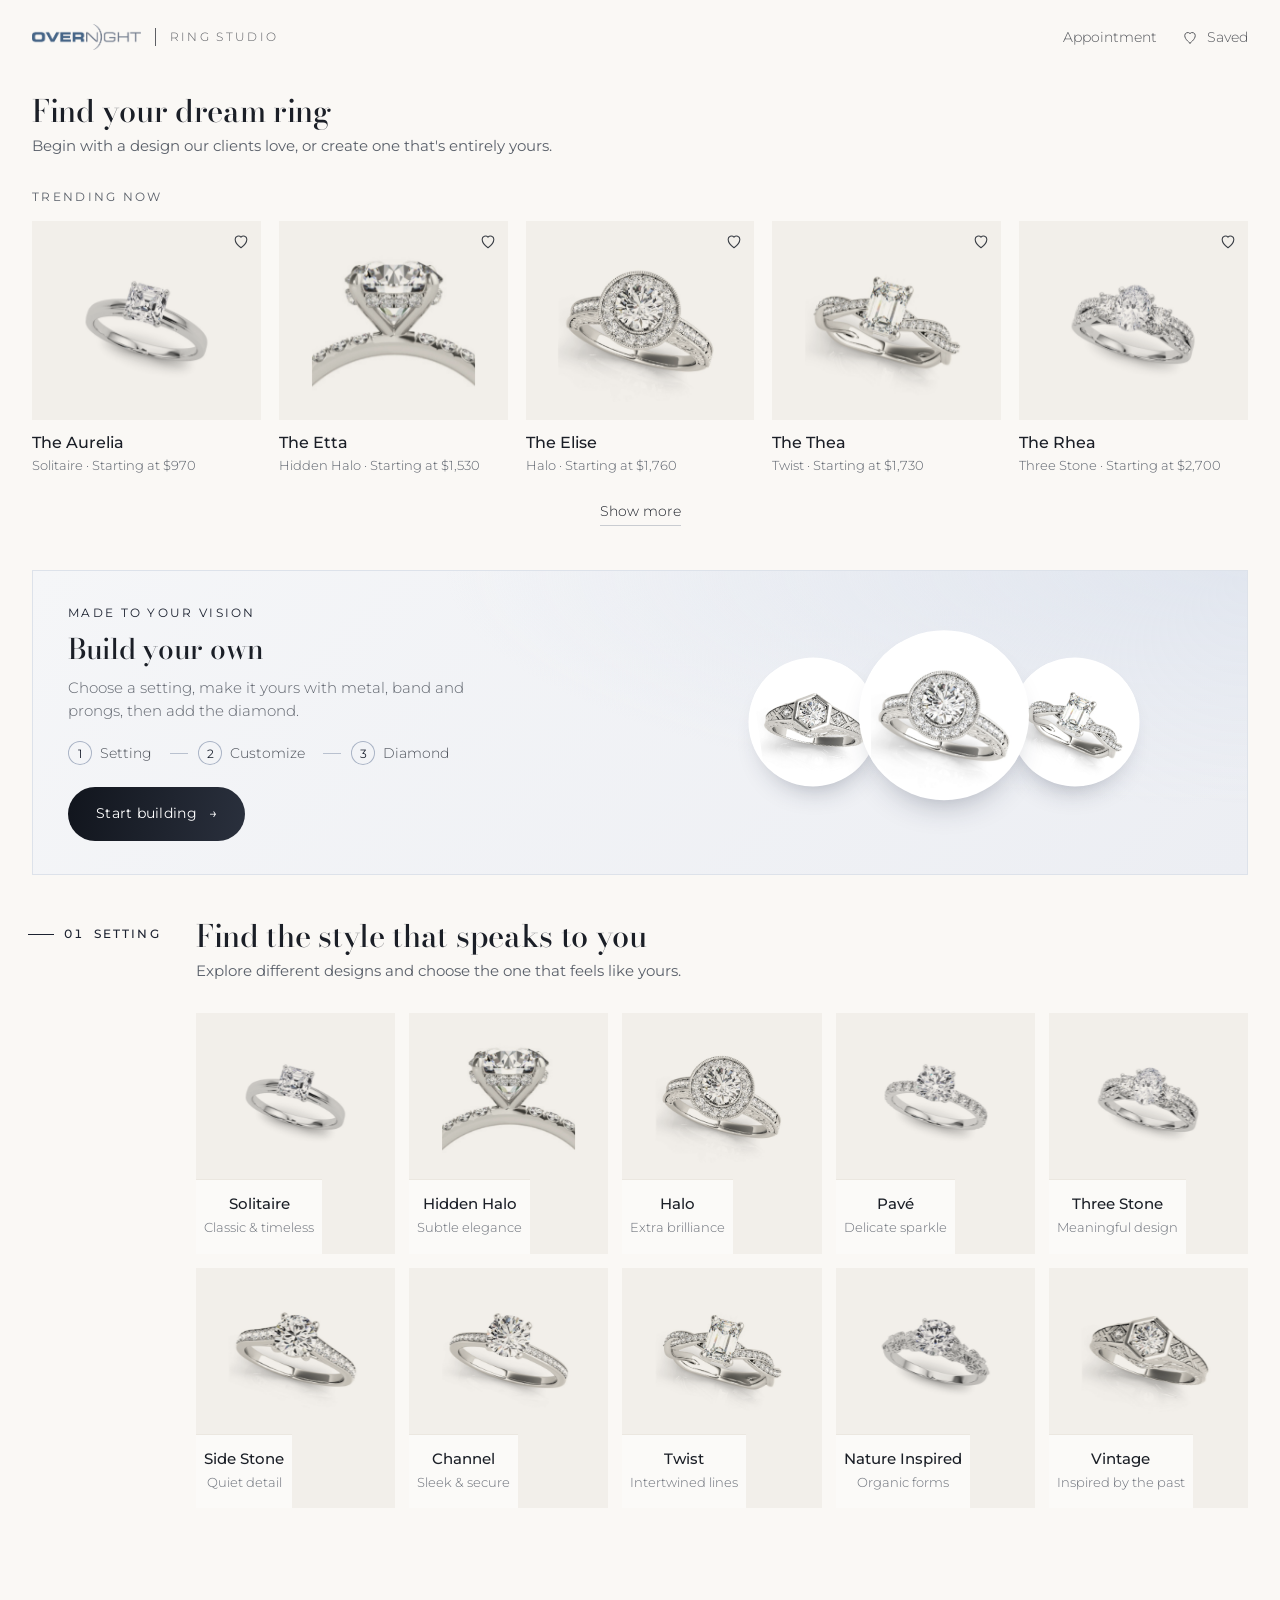
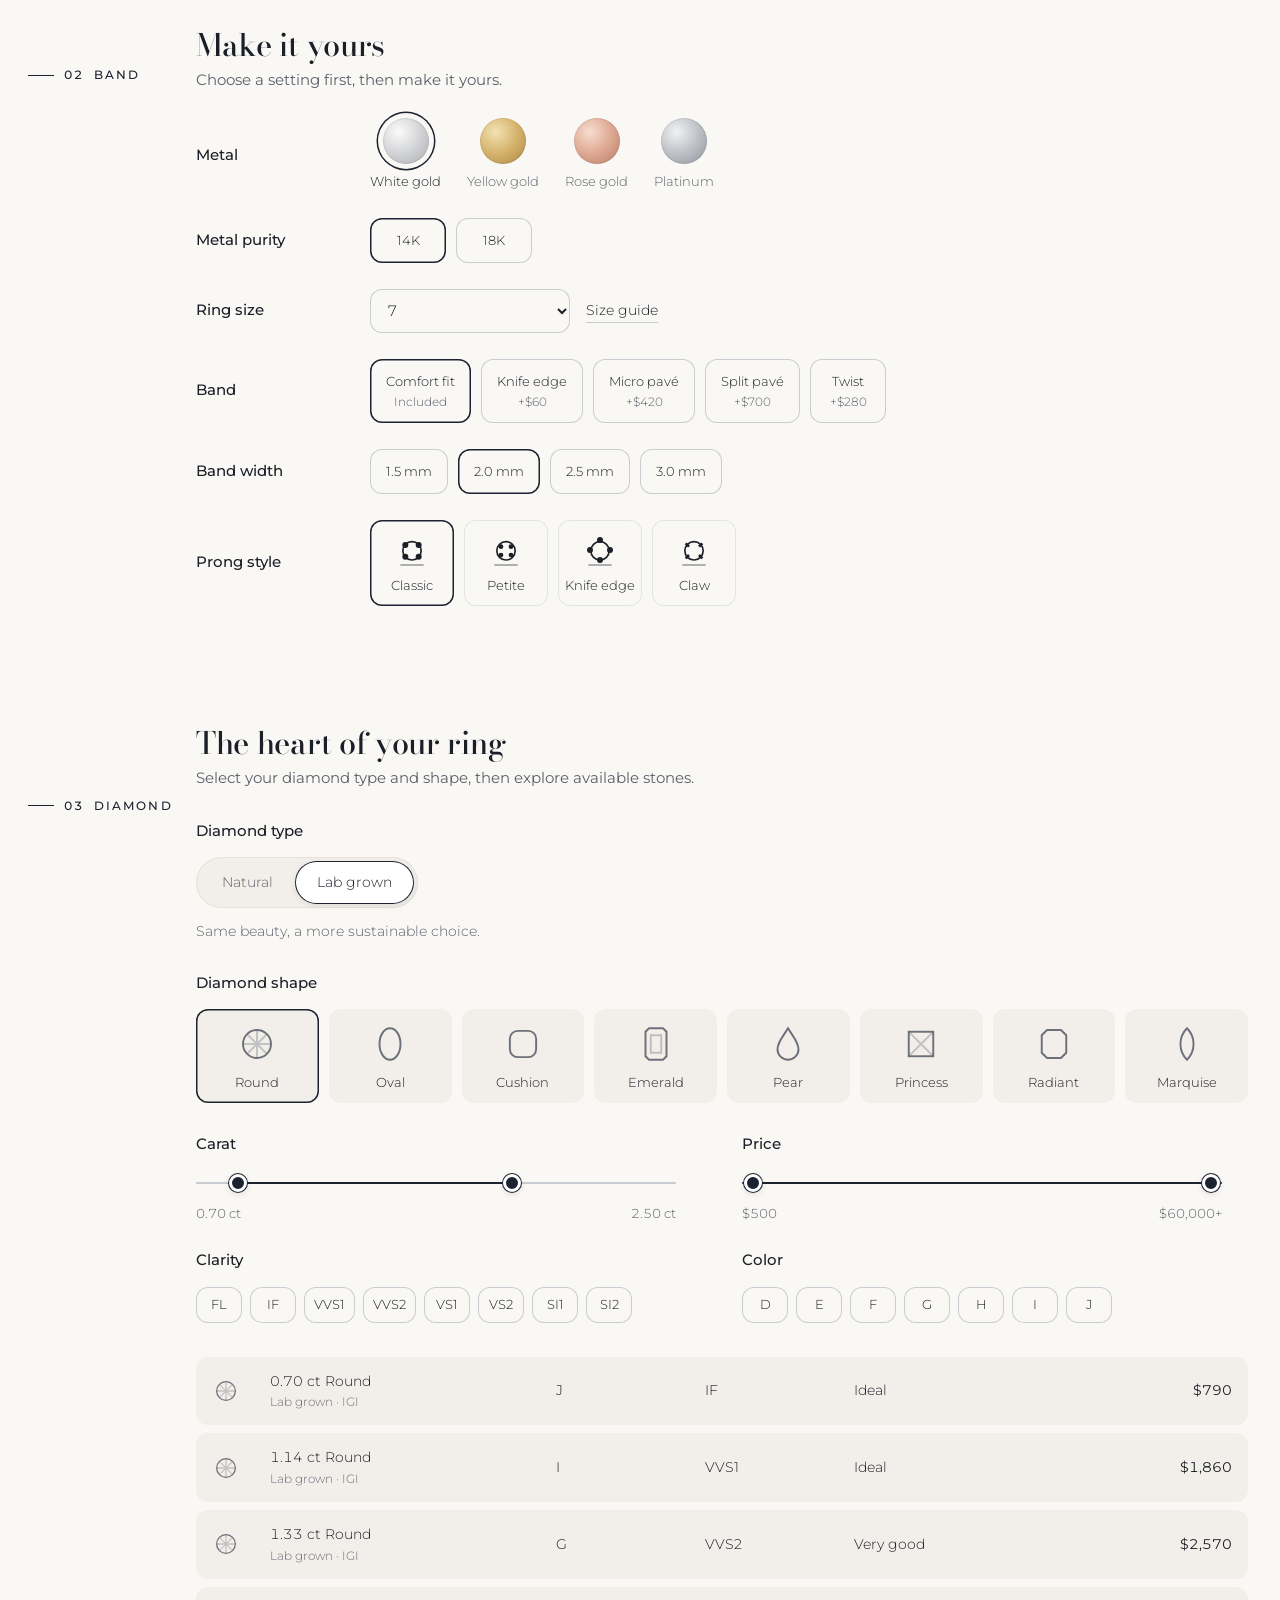
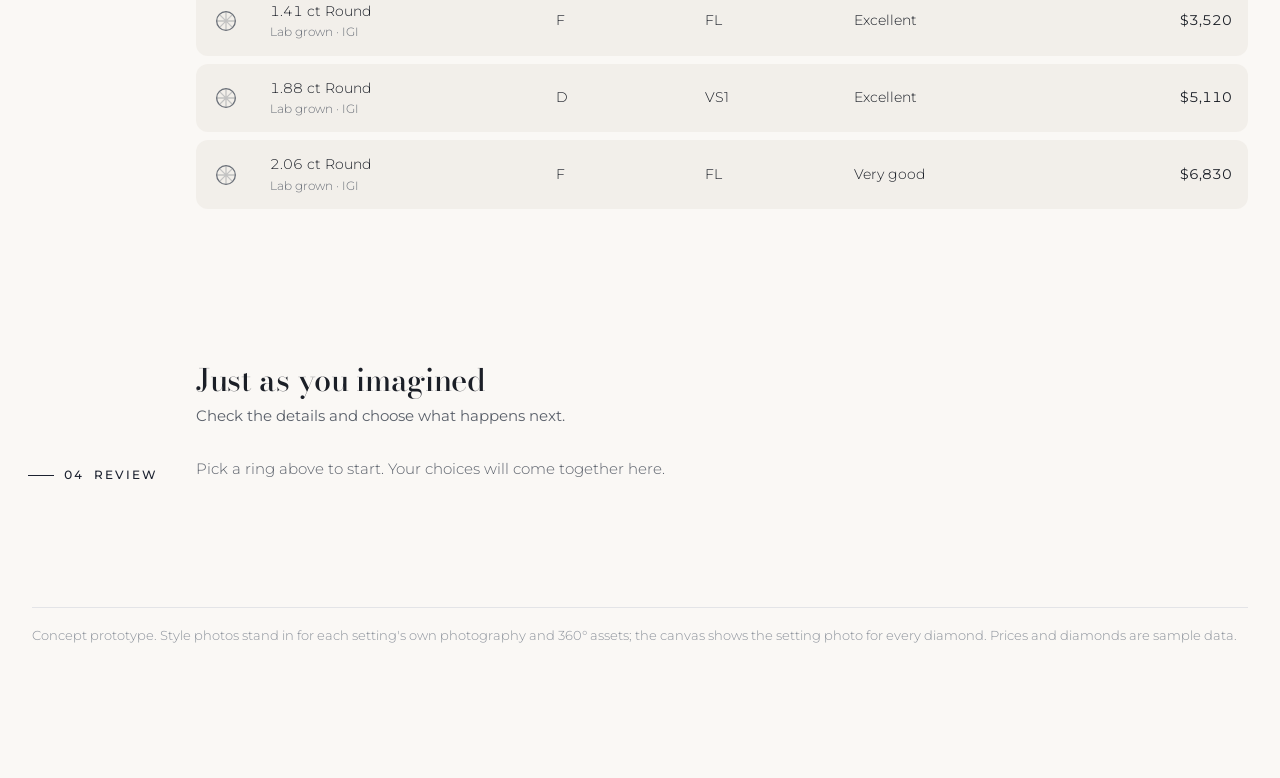
<file: v2/studio-guided.html>
<!doctype html>
<meta charset="utf-8">
<meta name="viewport" content="width=device-width, initial-scale=1, viewport-fit=cover">
<title>Ring Studio Guided</title>
<meta name="claude:viewport-fit-sides" content="cover">
<link rel="preconnect" href="https://fonts.googleapis.com">
<link rel="stylesheet" href="https://fonts.googleapis.com/css2?family=Bodoni+Moda:ital,opsz,wght@0,6..96,500;1,6..96,500&family=Montserrat:ital,wght@0,300;0,400;0,500;0,600;1,400;1,500&display=swap">
<style>
/* Layout: split studio. Left = scrolling, open-layout journey (trending → setting → diamond → review).
   Right = sticky canvas showing the ring as it's built. Canvas has three states: open (wide, smoky-grey light at the top of the page
   that fades to white on scroll), collapsed (slim white summary rail), and detail (expands across the screen into a product page).
   Serif for headlines only. Graphite neutrals, Overnight steel blue as a rare accent. */
:root{
  color-scheme:light;
  --white:#faf8f5; --pearl:#f2efea; --card:#f2efea; --gold:#1c2230; --gold-2:#2c3342; --gold-soft:#e9eaee; --hair:#e3e4e7; --hair-2:#c9ccd1;
  --ink:#1b1f27; --graphite:#23272e; --soft:#5a606a; --faint:#8b919a;
  --smoke-1:#5d626a; --smoke-2:#41454c; --smoke-3:#2c2f35;
  --blue:#3f5d88; --fall:#2e6e4c; --rise:#9a4a33;
  --serif:"Montserrat", "Avenir Next", "Helvetica Neue", Arial, sans-serif;
  --display:"Bodoni Moda", "Didot", "Bodoni 72", "Times New Roman", serif;
  --sans:"Montserrat", "Avenir Next", "Helvetica Neue", Arial, sans-serif;
  --t:1;
  --f:1; /* scroll fade: 0 = dark grey top, 1 = white */
  --cw:0px;
}
*{box-sizing:border-box}
[hidden]{display:none!important}
html{background:var(--white)}
.canvas::before{background:radial-gradient(85% 75% at 74% 42%,#4b4f56 0%,#34373d 48%,#24272c 100%)}
body{margin:0;background:transparent;color:var(--ink);font-family:var(--sans);font-weight:300;font-size:14.5px;line-height:1.6}
button{font:inherit;color:inherit;cursor:pointer;background:none;border:0;padding:0;text-align:inherit}
input{font:inherit}
:focus-visible{outline:1px solid currentColor;outline-offset:3px}
.num{font-variant-numeric:tabular-nums lining-nums}
.eyebrow{font-size:11.5px;letter-spacing:.2em;text-transform:uppercase;font-weight:400}
svg.ic{width:18px;height:18px;fill:none;stroke:currentColor;stroke-width:1.3;stroke-linecap:round;stroke-linejoin:round;flex:none}
h1,h2,h3{font-family:var(--serif);font-weight:500;letter-spacing:-.02em;font-optical-sizing:auto;margin:0;letter-spacing:-.01em;text-wrap:balance}
h2 em,h1 em{font-style:italic}

/* ambient smoke + light rays behind the first screen */
/* one fixed backdrop shared by the page and the canvas, so both fade together */
.rays{background:radial-gradient(85% 75% at 74% 42%,#4b4f56 0%,#34373d 48%,#24272c 100%)}
.ambient{position:fixed;inset:0;z-index:-1;pointer-events:none;opacity:0;transition:opacity .1s linear}
body.fading .ambient,body.fading .flow,body.fading header.top,body.fading .canvas{transition:opacity .7s ease,color .7s ease}
body.is-open .ambient{opacity:0}
/* while the canvas is open, text tokens blend from light (on grey) to dark (on white) with the scroll */
body.is-open .flow,body.is-open .canvas,body.is-open header.top{
  --ink:color-mix(in srgb,#f1f2f4 calc((1 - var(--t)) * 100%),#1b1f27);
  --soft:color-mix(in srgb,#b8bdc5 calc((1 - var(--t)) * 100%),#5a606a);
  --faint:color-mix(in srgb,#8f949c calc((1 - var(--t)) * 100%),#8b919a);
  --hair:color-mix(in srgb,#4a4e56 calc((1 - var(--t)) * 100%),#e3e4e7);
  --hair-2:color-mix(in srgb,#62666e calc((1 - var(--t)) * 100%),#c9ccd1);
  --graphite:color-mix(in srgb,#f1f2f4 calc((1 - var(--t)) * 100%),#23272e);
  --btn-ink:color-mix(in srgb,#1b1f27 calc((1 - var(--t)) * 100%),#ffffff);
  --pearl:color-mix(in srgb,#3a3d43 calc((1 - var(--t)) * 100%),#f4f4f5);
  color:var(--ink)}

/* split layout */
.layout{position:relative;display:grid;grid-template-columns:minmax(0,1fr) var(--cw);transition:grid-template-columns .65s cubic-bezier(.6,.05,.25,1)}
body.is-open{--cw:44vw}
.flow{min-width:0;padding:0 max(32px,env(safe-area-inset-left,0px)) 120px max(32px,env(safe-area-inset-left,0px))}

/* header */
header.top{display:flex;justify-content:space-between;align-items:center;gap:16px;padding-block:calc(24px + env(safe-area-inset-top,0px)) 0}
.brand{display:flex;gap:14px;align-items:center}
.brand img{height:26px;width:auto;display:block;transition:filter .5s}
body.is-open .brand img{filter:brightness(calc(1 - (1 - var(--f)))) invert(calc(1 - var(--f)))}
.brand span{font-size:11.5px;letter-spacing:.2em;text-transform:uppercase;padding-left:14px;border-left:1px solid currentColor;opacity:.7;white-space:nowrap}
.hnav{display:flex;gap:24px;font-size:14px}
.hnav button{opacity:.75}.hnav button:hover{opacity:1}

/* ===== left: guided card flow ===== */
.sec{padding-top:120px}
.sec:first-of-type{padding-top:44px}
.sh h2{font-family:var(--display);font-weight:500;font-optical-sizing:auto;font-size:clamp(28px,2.4vw,36px);line-height:1.12;letter-spacing:-.01em}
.sh p{margin:6px 0 0;color:var(--soft);font-family:var(--serif);font-size:15px;line-height:1.6;font-weight:400}
.sh.c{text-align:center}
.sh.c p{margin-inline:auto}
.btn{display:inline-flex;align-items:center;justify-content:center;gap:12px;background:linear-gradient(100deg,#11151d,#2a303d);color:var(--btn-ink,#fff);padding:16px 28px;font-size:13.5px;letter-spacing:.02em;font-weight:400;border-radius:999px;transition:background .25s}
.btn:hover{opacity:.92}
.btn.ghost{background:transparent;color:var(--ink);box-shadow:inset 0 0 0 1px var(--hair-2)}
.btn.ghost:hover{box-shadow:inset 0 0 0 1px var(--ink)}
.next{display:flex;align-items:center;gap:18px;margin-top:44px}
.next i{flex:1;height:1px;background:var(--hair)}
.nlink{font-size:15px;color:var(--ink);white-space:nowrap;padding-bottom:2px;border-bottom:1px solid transparent;transition:border-color .2s}
.nlink:hover{border-color:var(--ink)}
.tl{font-size:14px;border-bottom:1px solid var(--hair-2);padding-bottom:1px}
.tl:hover{border-color:currentColor}
/* left rail of step anchors; each section's eyebrow repeats its anchor */
.journey-main{min-width:0}
.stepsec{display:grid;grid-template-columns:132px minmax(0,1fr);gap:0 32px;align-items:start}
.sbody{min-width:0}
.snav{position:sticky;top:calc(28px + env(safe-area-inset-top,0px));display:flex;flex-direction:column;gap:14px;padding-top:6px}
.snav button{display:flex;align-items:center;gap:10px;font-size:11.5px;letter-spacing:.18em;text-transform:uppercase;color:var(--faint);transition:color .2s;text-align:left;white-space:nowrap}
.snav button i{width:12px;height:1px;background:currentColor;flex:none;transition:width .3s}
.snav button .n{font-variant-numeric:tabular-nums}
.snav button:hover{color:var(--ink)}
.snav button{transition:color .2s,opacity .35s}
/* sections that are not current show only their own label, so two full lists never stack up */
/* only the current step shows; hover the margin to reveal the other steps */
.snav button:not([aria-current]){opacity:0;pointer-events:none;transform:translateX(-4px);transition:color .2s,opacity .3s,transform .3s}
.stepsec.active .snav:hover button,.stepsec.active .snav:focus-within button{opacity:1;pointer-events:auto;transform:none}
.snav{padding:6px 12px 12px 0;margin-left:-4px}
/* the current step is the section's eyebrow */
.snav button[aria-current="step"]{color:var(--gold);font-weight:500}
.snav button[aria-current="step"] i{width:26px;background:var(--gold)}
.sh.c{text-align:left}
.sh.c p{margin-inline:0}
@media (max-width:1100px){.stepsec{grid-template-columns:1fr}.snav{position:static;flex-direction:row;margin-bottom:14px}.snav button:not([aria-current]){display:none}}
/* filter pills */
.filters{display:flex;justify-content:space-between;align-items:center;gap:12px;flex-wrap:wrap;margin:26px 0 22px}
.fl{display:flex;gap:10px;flex-wrap:wrap}
.dd{position:relative}
.dd>button{display:inline-flex;gap:10px;align-items:center;padding:9px 16px;font-size:14px;border-radius:0;box-shadow:inset 0 0 0 1px var(--hair-2);background:transparent;color:var(--ink)}
.dd>button[aria-expanded="true"],.dd.on>button{box-shadow:inset 0 0 0 1px var(--ink)}
.dd>button svg{width:14px;height:14px}
.menu{position:absolute;top:calc(100% + 6px);left:0;z-index:20;min-width:200px;background:#fff;color:#1b1f27;border-radius:0;box-shadow:0 18px 40px -18px rgba(20,24,32,.35),0 0 0 1px #e3e4e7;padding:8px}
.menu button{display:flex;justify-content:space-between;gap:16px;width:100%;padding:9px 12px;border-radius:0;font-size:14px}
.menu button:hover{background:#f4f2ee}
.menu button[aria-pressed="true"]{font-weight:500}
.menu button[aria-pressed="true"]::after{content:"✓";color:var(--gold)}
.sort{font-size:14px;color:var(--soft);display:flex;gap:6px;align-items:center}
.sort select{border:0;background:transparent;font:inherit;color:var(--ink)}
/* product cards */
.plist{display:grid;grid-template-columns:repeat(3,minmax(0,1fr));gap:30px 18px}
body:not(.is-open) .plist{grid-template-columns:repeat(5,minmax(0,1fr))}
@media (max-width:1250px){body:not(.is-open) .plist{grid-template-columns:repeat(3,minmax(0,1fr))}}
@media (max-width:760px){.plist,body:not(.is-open) .plist{grid-template-columns:repeat(2,minmax(0,1fr))}}
.prod{display:flex;flex-direction:column;gap:10px;min-width:0}
.prod .tile{position:relative;aspect-ratio:1.15;max-width:100%;background:var(--card);border-radius:0;display:grid;place-items:center;overflow:hidden;transition:box-shadow .25s}
.prod .tile img{width:82%;height:82%;object-fit:contain;mix-blend-mode:multiply;transition:transform .7s cubic-bezier(.2,.7,.2,1)}
.prod:hover .tile img{transform:scale(1.05)}
.prod.sel .tile{box-shadow:inset 0 0 0 1.5px var(--gold)}
.prod .open{position:absolute;inset:0;z-index:1}
.heart{position:absolute;top:10px;right:10px;z-index:2;color:#3a3e45}
.heart svg{width:20px;height:20px}
.heart[aria-pressed="true"] svg{fill:#3a3e45}
.badge{position:absolute;top:10px;left:10px;z-index:2;font-size:11.5px;background:#fff;color:#1b1f27;padding:3px 9px;border-radius:999px}
.prod b{font-family:var(--serif);font-weight:500;font-size:15.5px;line-height:1.2;margin-top:4px}
.prod small{font-size:12.5px;color:var(--soft);margin-top:-6px}
.prod .cz{padding:11px;border-radius:0;box-shadow:inset 0 0 0 1px var(--hair-2);font-size:14px;text-align:center;transition:box-shadow .2s,background .2s}
.prod .cz:hover{box-shadow:inset 0 0 0 1px var(--ink)}
.prod.sel .cz{box-shadow:inset 0 0 0 1px var(--gold);color:var(--gold)}
/* Customize appears on the photo on hover; the ring being customized carries a tag instead */
.prod .hcz{position:absolute;left:50%;bottom:14px;z-index:2;transform:translate(-50%,6px);opacity:0;pointer-events:none;background:rgba(255,255,255,.72);backdrop-filter:blur(6px);-webkit-backdrop-filter:blur(6px);color:#2b3039;padding:7px 16px;border-radius:999px;font-size:12.5px;letter-spacing:.04em;box-shadow:0 0 0 1px rgba(27,31,39,.08);transition:opacity .3s,transform .3s;white-space:nowrap}
.prod:hover .hcz,.prod .open:focus-visible~.hcz{opacity:1;transform:translate(-50%,0)}
@media (hover:none){.prod .hcz{opacity:1;transform:translate(-50%,0)}}
.ctag{position:absolute;top:12px;left:12px;z-index:2;background:var(--gold);color:#fff;font-size:12px;letter-spacing:.04em;padding:5px 12px;border-radius:999px;pointer-events:none}
.more{display:flex;justify-content:center;margin-top:34px}
.tlink{font-size:14px;color:var(--ink);padding-bottom:2px;border-bottom:1px solid var(--hair-2);transition:border-color .2s}
.tlink:hover{border-color:var(--ink)}
#tMore{margin-top:24px}
.build{position:relative;display:grid;grid-template-columns:minmax(0,1.1fr) minmax(0,.9fr);align-items:center;gap:24px;margin-top:44px;padding:34px 36px;border-radius:0;overflow:hidden;
  background:radial-gradient(120% 140% at 100% 0%,#e1e6ef 0%,rgba(225,230,239,0) 55%),linear-gradient(135deg,#f5f6f8,#eceef3);box-shadow:inset 0 0 0 1px #dde2ea;color:#1b1f27}
.build .bx{display:flex;flex-direction:column;gap:12px;align-items:flex-start;min-width:0}
.build h3{font-family:var(--display);font-weight:500;font-optical-sizing:auto;font-size:clamp(26px,2.2vw,32px);line-height:1.1}
.build p{margin:0;color:#5f646d;max-width:44ch}
.bsteps{list-style:none;margin:6px 0 10px;padding:0;display:flex;gap:18px;flex-wrap:wrap;font-size:13.5px;color:#4a4f58}
.bsteps li{display:flex;align-items:center;gap:8px}
.bsteps b{width:24px;height:24px;border-radius:50%;display:grid;place-items:center;font-weight:400;font-size:12px;box-shadow:inset 0 0 0 1px #aab4c6;color:var(--gold)}
.bsteps li+li::before{content:"";width:18px;height:1px;background:#b9c1cf;margin-right:2px}
.build .btn{background:linear-gradient(100deg,#11151d,#2a303d);color:#fff}
.bfan{position:relative;height:200px}
.bfan span{position:absolute;top:50%;width:150px;aspect-ratio:1;border-radius:50%;background:#fff;display:grid;place-items:center;overflow:hidden;box-shadow:0 18px 34px -20px rgba(30,40,64,.45);transition:transform .6s cubic-bezier(.2,.7,.2,1)}
.bfan img{width:86%;height:86%;object-fit:contain;mix-blend-mode:multiply}
.bfan .f1{left:6%;transform:translateY(-50%) rotate(-8deg) scale(.86)}
.bfan .f2{left:30%;transform:translateY(-54%);z-index:2;width:170px}
.bfan .f3{left:58%;transform:translateY(-50%) rotate(8deg) scale(.86)}
.build:hover .f1{transform:translateY(-50%) translateX(-10px) rotate(-12deg) scale(.86)}
.build:hover .f3{transform:translateY(-50%) translateX(10px) rotate(12deg) scale(.86)}
.build:hover .f2{transform:translateY(-58%)}
@media (max-width:1250px){.build{grid-template-columns:1fr}.bfan{display:none}}
/* metal tints on the placeholder photos */
.y img{filter:sepia(.4) saturate(1.3) hue-rotate(-6deg) brightness(1.04)}
.r img{filter:sepia(.28) saturate(1.15) hue-rotate(-20deg) brightness(1.05)}
.p img{filter:contrast(1.05) brightness(.98)}
/* style cards */
.styles{display:grid;grid-template-columns:repeat(4,minmax(0,1fr));gap:14px;margin-top:30px}
body:not(.is-open) .styles{grid-template-columns:repeat(5,minmax(0,1fr))}
@media (max-width:1250px){.styles,body:not(.is-open) .styles{grid-template-columns:repeat(3,minmax(0,1fr))}}
@media (max-width:560px){.styles,body:not(.is-open) .styles{grid-template-columns:repeat(2,minmax(0,1fr))}}
.scard{position:relative;display:flex;flex-direction:column;background:var(--card);border-radius:0;overflow:hidden;text-align:center;color:#1b1f27;transition:box-shadow .25s}
.scard .im{aspect-ratio:1.2;display:grid;place-items:center}
.scard .im img{width:80%;height:80%;object-fit:contain;mix-blend-mode:multiply}
.scard .tx{background:#fbfaf8;padding:12px 8px 14px;border-top:1px solid #ebe7e0}
.scard b{display:block;font-family:var(--serif);font-weight:500;font-size:15px}
.scard small{font-size:12.5px;color:#6a6f78}
.scard:hover{box-shadow:0 14px 30px -22px rgba(20,24,32,.5)}
.scard[aria-pressed="true"]{box-shadow:inset 0 0 0 1.5px var(--gold)}
.check{position:absolute;top:10px;right:10px;width:24px;height:24px;border-radius:50%;background:var(--gold);color:#fff;display:grid;place-items:center}
.check svg{width:14px;height:14px;stroke:#fff;stroke-width:2.2}
/* customize */
.cus{margin-top:26px;display:flex;flex-direction:column;gap:26px}
.crow{display:grid;grid-template-columns:150px minmax(0,1fr);gap:12px 24px;align-items:center}
.crow>span{font-family:var(--serif);font-weight:500;font-size:14.5px;color:var(--ink)}
.crow>span small{display:block;font-family:var(--sans);font-size:12.5px;color:var(--soft)}
@media (max-width:640px){.crow{grid-template-columns:1fr}}
.metals{display:flex;gap:26px;flex-wrap:wrap}
.metal{display:flex;flex-direction:column;align-items:center;gap:8px;font-size:12.5px;color:var(--soft)}
.metal i{width:46px;height:46px;border-radius:50%;box-shadow:inset 0 0 0 1px rgba(0,0,0,.08);position:relative}
.metal[aria-pressed="true"]{color:var(--ink)}
.metal[aria-pressed="true"] i::after{content:"";position:absolute;inset:-5px;border-radius:50%;box-shadow:0 0 0 1.5px var(--gold)}
.segs{display:flex;gap:10px;flex-wrap:wrap}
.seg{min-width:76px;padding:12px 16px;border-radius:12px;box-shadow:inset 0 0 0 1px var(--hair-2);font-size:13px;text-align:center;color:var(--ink);transition:box-shadow .2s}
.seg:hover{box-shadow:inset 0 0 0 1px var(--ink)}
.seg[aria-pressed="true"]{box-shadow:inset 0 0 0 1.5px var(--gold)}
.seg:disabled{opacity:.35;cursor:not-allowed}
.seg small{display:block;font-size:12px;color:var(--soft)}
.sel-s{display:flex;gap:16px;align-items:center;flex-wrap:wrap}
.sel-s select{min-width:200px;padding:12px 14px;border-radius:12px;border:0;box-shadow:inset 0 0 0 1px var(--hair-2);background:transparent;font:inherit;color:var(--ink)}
.prongs{display:flex;gap:10px;flex-wrap:wrap}
.prong{width:84px;padding:10px 6px 10px;border-radius:12px;box-shadow:inset 0 0 0 1px var(--hair);display:flex;flex-direction:column;align-items:center;gap:6px;font-size:12.5px;color:var(--ink)}
.prong svg{width:40px;height:40px}
.prong[aria-pressed="true"]{box-shadow:inset 0 0 0 1.5px var(--gold)}
.engr{position:relative;max-width:420px}
.engr input{width:100%;padding:13px 14px;border-radius:12px;border:0;box-shadow:inset 0 0 0 1px #cfc9bf;background:#fff;color:#1b1f27;font-family:var(--serif);font-size:15px;font-style:italic}
.engr small{position:absolute;right:2px;top:calc(100% + 4px);font-size:12px;color:var(--soft)}
/* diamond */
.dtypes{display:flex;flex-direction:column;gap:12px}
.otabs{display:inline-flex;align-self:flex-start;padding:4px;border-radius:999px;background:var(--card);box-shadow:inset 0 0 0 1px #e6e0d6}
.otab{padding:10px 22px;border-radius:999px;font-size:14px;color:#5f646d;transition:background .25s,color .25s,box-shadow .25s}
.otab:hover{color:#1b1f27}
.otab[aria-selected="true"]{background:#fff;color:#1b1f27;box-shadow:0 2px 8px -3px rgba(27,31,39,.18),inset 0 0 0 1px var(--gold)}
.odesc{font-size:14px;color:var(--soft);margin:0}
@media (max-width:640px){.dtypes{grid-template-columns:1fr}}
.dt{position:relative;display:flex;gap:20px;align-items:center;padding:18px 20px;border-radius:0;background:var(--card);color:#1b1f27;text-align:left;transition:box-shadow .25s}
.dt svg.gem{width:78px;height:78px;flex:none}
.dt b{display:block;font-family:var(--serif);font-weight:500;font-size:15px}
.dt small{font-size:13.5px;color:#5f646d}
.dt[aria-pressed="true"]{box-shadow:inset 0 0 0 1.5px var(--gold)}
.dshapes{display:grid;grid-template-columns:repeat(8,minmax(0,1fr));gap:10px}
@media (max-width:1250px){.dshapes{grid-template-columns:repeat(4,minmax(0,1fr))}}
.dsh{display:flex;flex-direction:column;align-items:center;gap:8px;padding:14px 4px 10px;border-radius:12px;background:var(--card);color:#1b1f27;font-size:12.5px}
.dsh svg{width:42px;height:42px;color:#6b7079}
.dsh[aria-pressed="true"]{box-shadow:inset 0 0 0 1.5px var(--gold)}
.dsub{font-family:var(--serif);font-weight:500;font-size:14.5px;color:var(--ink);margin:30px 0 14px}
.range{display:flex;flex-direction:column;gap:8px;max-width:480px}

.range .vals{display:flex;justify-content:space-between;font-size:13px;color:var(--soft)}
.dual{position:relative;height:24px;--a:0%;--b:100%}
.dual input{position:absolute;inset:0;pointer-events:none;background:none;-webkit-appearance:none;appearance:none}
.dual input::-webkit-slider-thumb{pointer-events:auto;-webkit-appearance:none;width:18px;height:18px;margin-top:3px;border-radius:50%;background:var(--gold);border:3px solid #fff;box-shadow:0 0 0 1px var(--gold),0 2px 6px rgba(0,0,0,.12);cursor:pointer}
.dual input::-moz-range-thumb{pointer-events:auto;width:12px;height:12px;border-radius:50%;background:var(--gold);border:3px solid #fff;box-shadow:0 0 0 1px var(--gold);cursor:pointer}
.dual::before{content:"";position:absolute;left:0;right:0;top:11px;height:2px;border-radius:2px;background:linear-gradient(to right,var(--hair-2) 0 var(--a),var(--gold) var(--a) var(--b),var(--hair-2) var(--b) 100%)}
.dual input::-webkit-slider-runnable-track{background:none;height:24px}
.dual input::-moz-range-track{background:none}
.dgrid{display:grid;grid-template-columns:1fr 1fr;gap:26px 40px}
@media (max-width:900px){.dgrid{grid-template-columns:1fr}}
.grades{display:flex;flex-wrap:wrap;gap:8px}
.grade{min-width:46px;padding:8px 10px;border-radius:12px;text-align:center;font-size:12.5px;color:var(--ink);box-shadow:inset 0 0 0 1px var(--hair-2)}
.grade[aria-pressed="true"]{box-shadow:inset 0 0 0 1.5px var(--gold)}
.dlist{margin-top:34px;display:flex;flex-direction:column;gap:8px}
.drow{display:grid;grid-template-columns:46px 1.2fr .6fr .6fr .8fr .8fr;gap:12px;align-items:center;padding:14px 16px;border-radius:12px;background:var(--card);color:#1b1f27;font-size:13.5px;text-align:left;transition:box-shadow .2s}
.drow:hover{box-shadow:inset 0 0 0 1px #b9b2a6}
.drow[aria-pressed="true"]{box-shadow:inset 0 0 0 1.5px var(--gold)}
.drow svg{width:28px;height:28px;color:#6b7079}
.drow .pr{text-align:right;font-weight:400}
.drow .tag{display:block;font-size:12px;color:#6a6f78}
@media (max-width:720px){.drow{grid-template-columns:36px 1fr auto}.drow .hm{display:none}}
/* review: details on the left, a quiet summary column on the right */
.review{display:grid;grid-template-columns:minmax(0,1.5fr) minmax(0,1fr);gap:32px 56px;margin-top:30px;align-items:start}
@media (max-width:1000px){.review{grid-template-columns:1fr}}
/* beside the open canvas the left column is narrow: stack, and lay the summary out in two columns */
body.is-open .review{grid-template-columns:1fr}
body.is-open .rv-sum{display:grid;grid-template-columns:1fr 1fr;gap:12px 28px;align-items:center}
body.is-open .rv-sum .rv-h,body.is-open .rv-sum .rv-perks{grid-column:1 / -1}
body.is-open .rv-sum .rv-tot{grid-column:1 / -1}
body.is-open .rv-perks{flex-direction:row;flex-wrap:wrap;gap:6px 20px}
.rv-h{font-family:var(--sans);font-size:11px;letter-spacing:.18em;text-transform:uppercase;color:var(--soft);font-weight:500;margin:0 0 6px}
.rv-list{margin:0}
.rv-row{display:grid;grid-template-columns:110px minmax(0,1fr) auto;gap:16px;align-items:baseline;padding:14px 0;border-bottom:1px solid var(--hair)}
.rv-row dt{font-size:13px;color:var(--soft)}
.rv-row dd{margin:0;font-size:14.5px}
.rv-missing{color:var(--faint)}
.rv-edit{font-size:12.5px;color:var(--soft);border-bottom:1px solid var(--hair-2);padding-bottom:1px}
.rv-edit:hover{color:var(--ink);border-color:var(--ink)}
.rv-engr{display:grid;grid-template-columns:110px minmax(0,1fr);gap:16px;align-items:center;padding-top:20px}
.rv-engr label{font-size:13px;color:var(--soft)}
.rv-engr label span{display:block;font-size:11.5px;color:var(--faint)}
.rv-engr .engr{max-width:none}
@media (max-width:560px){.rv-row,.rv-engr{grid-template-columns:1fr auto}.rv-row dd{grid-column:1 / -1;grid-row:2}}
.rv-sum{display:flex;flex-direction:column;gap:12px;background:var(--card);padding:26px;color:#1b1f27}
.rv-line{display:flex;justify-content:space-between;align-items:baseline;font-size:14px;color:#5f646d}
.rv-line .num{color:#1b1f27}
.rv-tot{border-top:1px solid #d9d4cb;padding-top:14px;margin:4px 0 8px;color:#1b1f27;font-weight:500}
.rv-tot .num{font-size:24px;font-weight:400}
.rv-sum .btn{width:100%;background:linear-gradient(100deg,#11151d,#2a303d);color:#fff}
.rv-sum .btn.ghost{background:transparent;color:#1b1f27;box-shadow:inset 0 0 0 1px #c9ccd1}
.rv-perks{list-style:none;margin:6px 0 0;padding:14px 0 0;border-top:1px solid #e3ded5;display:flex;flex-direction:column;gap:6px;font-size:12.5px;color:#5f646d}
.rv-perks li::before{content:"✓";color:var(--gold);margin-right:8px}
.rv-empty{margin:0;color:var(--soft)}

/* ===== canvas ===== *//* ===== canvas ===== */
.canvas{position:sticky;top:0;height:100vh;height:100dvh;min-width:0;overflow:hidden;opacity:0;transition:opacity .5s ease .15s}
body.is-open .canvas{opacity:1}
.canvas{background:var(--white)}
/* sticky elements are their own stacking context, so the canvas carries a viewport-aligned copy of the backdrop for the photo to blend into */
.canvas::before{content:"";position:absolute;inset:0;background:radial-gradient(85% 75% at 74% 42%,#4b4f56 0%,#34373d 48%,#24272c 100%);background-attachment:fixed;opacity:calc(1 - var(--f))}
.cv-open{position:absolute;top:0;bottom:0;right:0;width:44vw;display:flex;flex-direction:column;padding:calc(22px + env(safe-area-inset-top,0px)) max(28px,env(safe-area-inset-right,0px)) calc(26px + env(safe-area-inset-bottom,0px)) 32px;transition:opacity .35s}
.cv-top{display:grid;grid-template-columns:1fr auto 1fr;align-items:center;gap:12px}
.cv-top .eyebrow{grid-column:2;opacity:.8}
.xbtn{grid-column:3;justify-self:end;width:38px;height:38px;border-radius:50%;display:grid;place-items:center;color:var(--ink);transition:background .2s}
.xbtn:hover{background:var(--card)}
.iconb{display:inline-flex;align-items:center;gap:8px;font-size:13px;opacity:.85}
.iconb:hover{opacity:1}
.stage{position:relative;flex:1;min-height:0;display:grid;place-items:center}
.stage .glow{display:none;position:absolute;width:96%;aspect-ratio:1;border-radius:50%;background:radial-gradient(closest-side,rgba(255,255,255,.98),rgba(255,255,255,.85) 45%,rgba(255,255,255,0));opacity:calc(1 - var(--f));transition:opacity .3s}
/* soft warm light behind the ring, a gentle float, and pointer-driven turning */
.stage::before{content:"";position:absolute;width:min(62%,46vh);aspect-ratio:1;border-radius:50%;background:radial-gradient(closest-side,rgba(226,232,243,.9) 0%,rgba(232,236,244,.45) 45%,rgba(250,248,245,0) 100%);filter:blur(8px);animation:breathe 7s ease-in-out infinite}
@keyframes breathe{0%,100%{transform:scale(1);opacity:.9}50%{transform:scale(1.05);opacity:1}}
.stage .floor{position:absolute;bottom:13%;width:34%;height:16px;border-radius:50%;background:radial-gradient(closest-side,rgba(60,48,30,.18),rgba(60,48,30,0));animation:shadow 6s ease-in-out infinite}
@keyframes shadow{0%,100%{transform:scaleX(1);opacity:.9}50%{transform:scaleX(.86);opacity:.6}}
.stage .ring{position:relative;width:min(84%,62vh);aspect-ratio:1;transition:opacity .35s ease}
@keyframes float{0%,100%{translate:0 0}50%{translate:0 -10px}}
.stage .ring img{animation:float 6s ease-in-out infinite;transform:perspective(1200px) rotateY(var(--ry,0deg)) rotateX(var(--rx,0deg));transition:transform .35s cubic-bezier(.2,.7,.2,1),filter .4s ease}
.stage.turning .ring img{transition:transform .12s linear,filter .4s ease}
.stage .hint{position:absolute;top:8%;left:50%;transform:translateX(-50%);font-size:12px;letter-spacing:.04em;color:var(--soft);opacity:0;transition:opacity .3s;pointer-events:none;white-space:nowrap}
.stage:hover .hint{opacity:1}
.stage.turning .hint{opacity:0}
@media (hover:none){.stage .hint{display:none}}
/* saved designs */
.savedbtn{display:inline-flex;align-items:center;gap:8px}
.savedbtn .cnt{display:inline-grid;place-items:center;min-width:20px;height:20px;padding:0 6px;border-radius:999px;background:var(--gold);color:#fff;font-size:11px}

.cscrim{position:fixed;inset:0;background:rgba(27,31,39,.28);z-index:60}
.compare{position:fixed;top:0;right:0;bottom:0;width:min(980px,100%);z-index:61;background:var(--white);overflow:auto;box-shadow:-24px 0 60px -30px rgba(27,31,39,.5);padding:calc(28px + env(safe-area-inset-top,0px)) max(30px,env(safe-area-inset-right,0px)) 40px 30px;display:flex;flex-direction:column;gap:22px;animation:slidein .45s cubic-bezier(.2,.7,.2,1)}
@keyframes slidein{from{transform:translateX(40px);opacity:0}to{transform:none;opacity:1}}
.compare .hd{display:flex;justify-content:space-between;align-items:flex-start;gap:16px}
.compare h2{font-size:clamp(28px,2.4vw,36px);font-family:var(--display);font-weight:500;line-height:1.05}
.compare .hd p{margin:6px 0 0;color:var(--soft)}
.cmpgrid{overflow-x:auto}
.cmpgrid table{border-collapse:collapse;width:100%;min-width:640px}
.cmpgrid th,.cmpgrid td{text-align:left;vertical-align:top;padding:12px 14px;border-bottom:1px solid var(--hair);font-size:14px}
.cmpgrid tbody th{color:var(--soft);font-weight:300;width:110px;padding-left:0}
.cmpgrid thead th{font-weight:300;border-bottom:0}
.cmpgrid thead th:first-child{padding-left:0}
.cmpgrid .ph{aspect-ratio:1;max-width:190px;background:var(--card);border-radius:0;display:grid;place-items:center;margin-bottom:10px}
.cmpgrid .ph img{width:86%;height:86%;object-fit:contain;mix-blend-mode:multiply}
.cmpgrid .nm{font-family:var(--serif);font-size:15px;font-weight:500;display:block}
.cmpgrid .cur{font-size:11.5px;color:var(--gold)}
.cmpgrid .acts{display:flex;gap:14px;margin-top:8px;font-size:13px}
.cmpgrid .acts button{color:var(--soft);border-bottom:1px solid var(--hair-2)}
.cmpgrid .acts button:hover{color:var(--ink);border-color:var(--ink)}
.cmpgrid td.diff{background:var(--gold-soft)}
.cmpgrid tr.total td{font-size:16px}
.cmpgrid .best{display:block;font-size:12px;color:var(--fall)}
.cempty{padding:40px 0;color:var(--soft);max-width:46ch}
.stage.turning .ring img,.stage:hover .ring img{animation:float 6s ease-in-out infinite}
.stage .ring img{width:100%;height:100%;object-fit:contain;mix-blend-mode:multiply;transition:filter .4s ease;transform-style:preserve-3d}
.stage .ring.swap{opacity:0}
.stage.spinning .ring img{animation:sway 7s ease-in-out infinite,float 6s ease-in-out infinite}
.dstage.spinning .ring img{animation:sway 7s ease-in-out infinite}
@keyframes sway{0%,100%{transform:perspective(1200px) rotateY(-14deg)}50%{transform:perspective(1200px) rotateY(14deg)}}
.spin360{position:absolute;bottom:4px;left:50%;transform:translateX(-50%);padding:8px 14px;border-radius:999px;box-shadow:inset 0 0 0 1px var(--hair-2);font-size:13px}
.spin360[aria-pressed="true"]{box-shadow:inset 0 0 0 1px var(--gold);color:var(--gold)}
@keyframes spin{from{transform:perspective(1100px) rotateY(0)}to{transform:perspective(1100px) rotateY(360deg)}}
.prog{position:absolute;right:-8px;top:50%;transform:translateY(-50%);display:flex;flex-direction:column;gap:18px;align-items:flex-end;font-size:11.5px;letter-spacing:.16em;text-transform:uppercase}
.prog button{opacity:.45;display:flex;gap:10px;align-items:center;transition:opacity .2s}
.prog button i{width:18px;height:1px;background:currentColor;display:inline-block;transition:width .3s}
.prog button[aria-current="true"]{opacity:1}
.prog button[aria-current="true"] i{width:36px}
.readout{display:grid;grid-template-columns:repeat(4,minmax(0,1fr));gap:18px;border-top:1px solid color-mix(in srgb,currentColor 30%,transparent);padding-top:16px}
.readout div{min-width:0}
.readout span{display:block;font-size:11px;letter-spacing:.16em;text-transform:uppercase;opacity:.65}
.readout b{display:block;font-weight:400;font-size:14px;white-space:nowrap;overflow:hidden;text-overflow:ellipsis}
.cv-foot{display:flex;flex-direction:column;align-items:stretch;gap:18px;margin-top:14px}
.cv-foot .readout{text-align:left}
.cv-row{width:100%;display:flex;justify-content:space-between;align-items:baseline;gap:16px}
.cv-foot .name{font-family:var(--serif);font-weight:500;font-size:clamp(22px,1.9vw,28px);font-weight:400;line-height:1}
.cv-foot .total{display:flex;align-items:baseline;gap:10px}
.cv-foot .total span{font-size:11px;letter-spacing:.16em;text-transform:uppercase;color:var(--soft)}
.cv-foot .total b{font-size:clamp(22px,1.9vw,28px);font-weight:400;font-weight:300}
.cv-foot .acts{display:grid;grid-template-columns:minmax(0,1.4fr) minmax(0,1fr) auto;gap:10px;align-items:center}
.cv-foot .acts .btn{width:100%;padding-inline:16px;white-space:nowrap}
.cv-foot .acts .btn{border-radius:999px}
#saveDesign[aria-pressed="true"] .ic{fill:currentColor}
/* style code with copy-on-hover */
.code{display:inline-flex;align-items:center;gap:6px}
.code .pre{font-family:var(--sans);font-size:.5em;letter-spacing:.14em;text-transform:uppercase;color:var(--soft);margin-right:4px}
.code .cp{display:inline-grid;place-items:center;width:26px;height:26px;border-radius:50%;opacity:0;transition:opacity .2s,background .2s;color:inherit}
.code .cp .ic{width:15px;height:15px}
.code:hover .cp,.prod:hover .cp,.code .cp:focus-visible{opacity:.75}
.code .cp:hover{opacity:1;background:rgba(0,0,0,.05)}
@media (hover:none){.code .cp{opacity:.6}}


/* closed canvas: a small floating summary */
.pill{position:fixed;right:max(22px,env(safe-area-inset-right,0px));bottom:calc(22px + env(safe-area-inset-bottom,0px));z-index:40;display:flex;align-items:center;gap:14px;background:var(--white);color:#1b1f27;padding:8px 8px 8px 8px;border-radius:999px;box-shadow:0 18px 44px -20px rgba(20,24,32,.45),0 0 0 1px #e3e4e7;transform:translateY(16px);opacity:0;pointer-events:none;transition:opacity .35s,transform .35s;max-width:calc(100% - 44px)}
body.has-ring .pill{opacity:1;transform:none;pointer-events:auto}
/* while the canvas is open, the collapse control lives in the button row instead of the floating summary */
body.is-open .pill{opacity:0;pointer-events:none}
.cv-foot .acts{position:relative;width:100%}
.collapse{position:static;width:50px;height:50px;border-radius:50%;display:grid;place-items:center;color:var(--ink);box-shadow:inset 0 0 0 1px var(--hair-2);transition:box-shadow .2s}
.collapse:hover{box-shadow:inset 0 0 0 1px var(--ink)}
.collapse .ic{width:20px;height:20px}

.pill .open.closev{background:transparent;color:#1b1f27;box-shadow:inset 0 0 0 1px #c9ccd1}
@media (max-width:900px){.pill{right:16px}}
.pill .th{width:52px;height:52px;border-radius:50%;display:grid;place-items:center;overflow:hidden;flex:none;box-shadow:inset 0 0 0 1px #e3e4e7}
.pill .th img{width:90%;height:90%;object-fit:contain;mix-blend-mode:multiply}
.pill .tx{min-width:0}
.pill .tx b{display:block;font-weight:400;font-size:14px;white-space:nowrap;overflow:hidden;text-overflow:ellipsis}
.pill .tx small{font-size:13px;color:#5a606a}
.pill .open{background:#23272e;color:#fff;border-radius:999px;padding:12px 18px;font-size:13px;white-space:nowrap}

/* detail (canvas expanded into a product page) */
.detail{position:fixed;inset:0;z-index:50;background:var(--white);overflow:auto;clip-path:inset(0 0 0 calc(100% - var(--cw)));opacity:0;pointer-events:none;transition:clip-path .7s cubic-bezier(.6,.05,.25,1),opacity .2s .5s}
body.is-detail .detail{clip-path:inset(0);opacity:1;pointer-events:auto;transition:clip-path .7s cubic-bezier(.6,.05,.25,1),opacity .15s}
.dwrap{display:grid;grid-template-columns:minmax(0,1fr) minmax(0,1.1fr);min-height:100%}
.dinfo{padding:calc(28px + env(safe-area-inset-top,0px)) 56px 80px max(32px,env(safe-area-inset-left,0px));display:flex;flex-direction:column;gap:30px}
.dinfo h1{font-size:clamp(40px,4vw,60px);font-family:var(--display);font-weight:500;line-height:.92}
.dinfo h1 em{color:var(--blue)}
.dinfo .lede{color:var(--soft);max-width:46ch;margin:0}
.dstage{position:sticky;top:0;height:100vh;height:100dvh;color:var(--ink);background:var(--card);display:grid;place-items:center;overflow:hidden}
.dstage .ring{width:min(78%,72vh);aspect-ratio:1;position:relative}
.dstage .ring img{width:100%;height:100%;object-fit:contain;mix-blend-mode:multiply}
.dstage .glow{display:none;position:absolute;width:70%;aspect-ratio:1;border-radius:50%;background:radial-gradient(closest-side,rgba(255,255,255,.95),rgba(255,255,255,.5) 55%,rgba(255,255,255,0))}
.dstage .views{position:absolute;bottom:calc(26px + env(safe-area-inset-bottom,0px));left:50%;transform:translateX(-50%);display:flex;gap:10px}
.dstage .views button{width:58px;height:58px;border-radius:50%;background:#fff;display:grid;place-items:center;overflow:hidden;font-size:12px;color:var(--graphite);opacity:.75;transition:opacity .2s}
.dstage .views button img{width:86%;height:86%;object-fit:contain;mix-blend-mode:multiply}
.dstage .views button[aria-pressed="true"]{opacity:1;box-shadow:0 0 0 2px rgba(255,255,255,.5)}

.dstage.flip .ring img{transform:scaleX(-1)}
.dsec{border-top:1px solid var(--hair);padding-top:22px}
.dsec h3{font-family:var(--sans);font-size:11.5px;letter-spacing:.2em;text-transform:uppercase;color:var(--soft);font-weight:400;margin-bottom:14px}
.dcta{display:flex;gap:10px;flex-wrap:wrap}

.toast{position:fixed;left:50%;transform:translateX(-50%);bottom:calc(26px + env(safe-area-inset-bottom,0px));background:var(--graphite);color:#fff;padding:12px 20px;font-size:14px;z-index:70;max-width:calc(100% - 32px)}
.note{margin-top:110px;padding-top:18px;border-top:1px solid var(--hair);font-size:12.5px;color:var(--faint)}

/* ===== small screens: canvas becomes a sticky top panel; collapsed becomes a bottom bar ===== */
@media (max-width:900px){
  .layout{display:flex;flex-direction:column-reverse}
  .canvas{position:sticky;top:0;height:54vh;z-index:5;order:0}
  .flow{padding-inline:max(18px,env(safe-area-inset-left,0px)) max(18px,env(safe-area-inset-right,0px))}
  .readout{grid-template-columns:repeat(2,minmax(0,1fr));gap:8px 14px}
  .prog{display:none}
  .cv-foot .name{font-size:24px}
  body:not(.is-open) .canvas{display:none}
  .cv-open{width:auto;left:0}
  .dwrap{grid-template-columns:1fr}
  .dstage{position:relative;height:62vh;order:-1}
  .dinfo{padding:28px 18px 80px}
  .hero{padding-top:28px}
  .trend{grid-template-columns:repeat(3,minmax(0,1fr))}
}
@media (prefers-reduced-motion:reduce){*{transition:none!important}.stage.spinning .ring img,.dstage.spinning .ring img{animation-duration:14s}}
</style>

<svg width="0" height="0" style="position:absolute" aria-hidden="true">
  <symbol id="i-col" viewBox="0 0 24 24"><path d="M14 5l7 7-7 7M3 12h18"/></symbol>
  <symbol id="i-exp" viewBox="0 0 24 24"><path d="M10 5l-7 7 7 7M21 12H3"/></symbol>
  <symbol id="i-360" viewBox="0 0 24 24"><ellipse cx="12" cy="12" rx="9" ry="4"/><path d="M15 6.5 17 8l-2 1.5"/></symbol>
  <symbol id="i-back" viewBox="0 0 24 24"><path d="M19 12H5M11 6l-6 6 6 6"/></symbol>
  <symbol id="i-copy" viewBox="0 0 24 24"><rect x="8" y="8" width="11" height="11" rx="1.5"/><path d="M5 15V6a1 1 0 0 1 1-1h9"/></symbol>
  <symbol id="i-x" viewBox="0 0 24 24"><path d="M6 6l12 12M18 6 6 18"/></symbol>
  <symbol id="i-collapse" viewBox="0 0 24 24"><rect x="3" y="4.5" width="18" height="15" rx="2"/><path d="M14.5 4.5v15M7.5 9.5 10 12l-2.5 2.5"/></symbol>
  <symbol id="i-chev" viewBox="0 0 24 24"><path d="m6 9 6 6 6-6"/></symbol>
  <symbol id="i-check" viewBox="0 0 24 24"><path d="m5 12 4.5 4.5L19 7"/></symbol>
  <symbol id="i-heart" viewBox="0 0 24 24"><path d="M12 20s-7-4.4-7-10a4 4 0 0 1 7-2.6A4 4 0 0 1 19 10c0 5.6-7 10-7 10z"/></symbol>
</svg>

<div class="ambient rays" aria-hidden="true"></div>

<div class="layout">
  <div class="flow" id="flow">
    <header class="top">
      <div class="brand"><img src="assets/overnight-logo.png" alt="Overnight" width="190" height="45"><span>Ring Studio</span></div>
      <nav class="hnav"><button data-info="Opens the existing appointment booking">Appointment</button><button class="savedbtn" data-compare><svg class="ic"><use href="#i-heart"/></svg>Saved<span class="cnt num" id="savedCnt" hidden></span></button></nav>
    </header>

    <section class="sec" id="sA">
      <div class="sh"><h2>Find your dream ring</h2><p>Begin with a design our clients love, or create one that's entirely yours.</p></div>
      <div class="eyebrow" style="color:var(--soft);margin:30px 0 14px">Trending now</div>
      <div class="plist" id="plist"></div>
      <div class="more" id="tMore"></div>
      <div class="build">
        <div class="bx">
          <span class="eyebrow" style="color:var(--gold)">Made to your vision</span>
          <h3>Build your own</h3>
          <p>Choose a setting, make it yours with metal, band and prongs, then add the diamond.</p>
          <ol class="bsteps"><li><b>1</b>Setting</li><li><b>2</b>Customize</li><li><b>3</b>Diamond</li></ol>
          <button class="btn" data-jump="sB">Start building <span aria-hidden="true">→</span></button>
        </div>
        <div class="bfan" aria-hidden="true">
          <span class="f1"><img src="assets/settings/vintage.jpg" alt=""></span>
          <span class="f2"><img src="assets/settings/halo.jpg" alt=""></span>
          <span class="f3"><img src="assets/settings/twist.jpg" alt=""></span>
        </div>
      </div>
    </section>

    <div class="journey-wrap">
    <div class="journey-main">
    <section class="sec stepsec" id="sB" data-step="1"><nav class="snav" aria-label="Steps"><button data-jump="sB" aria-current="step"><i></i><span class="n">01</span><span class="t">Setting</span></button><button data-jump="sC" ><i></i><span class="n">02</span><span class="t">Band</span></button><button data-jump="sD" ><i></i><span class="n">03</span><span class="t">Diamond</span></button><button data-jump="sE" ><i></i><span class="n">04</span><span class="t">Review</span></button></nav><div class="sbody">
      <div class="sh c"><h2>Find the style that speaks to you</h2><p>Explore different designs and choose the one that feels like yours.</p></div>
      <div class="styles" id="styles"></div>
    </div></section>

    <section class="sec stepsec" id="sC" data-step="2"><nav class="snav" aria-label="Steps"><button data-jump="sB" ><i></i><span class="n">01</span><span class="t">Setting</span></button><button data-jump="sC" aria-current="step"><i></i><span class="n">02</span><span class="t">Band</span></button><button data-jump="sD" ><i></i><span class="n">03</span><span class="t">Diamond</span></button><button data-jump="sE" ><i></i><span class="n">04</span><span class="t">Review</span></button></nav><div class="sbody">
      <div class="sh"><h2>Make it yours</h2><p id="cusSub"></p></div>
      <div class="cus" id="cus"></div>
    </div></section>

    <section class="sec stepsec" id="sD" data-step="3"><nav class="snav" aria-label="Steps"><button data-jump="sB" ><i></i><span class="n">01</span><span class="t">Setting</span></button><button data-jump="sC" ><i></i><span class="n">02</span><span class="t">Band</span></button><button data-jump="sD" aria-current="step"><i></i><span class="n">03</span><span class="t">Diamond</span></button><button data-jump="sE" ><i></i><span class="n">04</span><span class="t">Review</span></button></nav><div class="sbody">
      <div class="sh c"><h2>The heart of your ring</h2><p>Select your diamond type and shape, then explore available stones.</p></div>
      <div class="dsub">Diamond type</div><div class="dtypes" id="dtypes"></div>
      <div class="dsub">Diamond shape</div><div class="dshapes" id="dshapes"></div>
      <div class="dgrid" style="margin-top:30px">
        <div><div class="dsub" style="margin-top:0">Carat</div><div class="range"><div class="dual" id="cDual"><input type="range" id="cMin" min="0.5" max="3.5" step="0.05" aria-label="Minimum carat"><input type="range" id="cMax" min="0.5" max="3.5" step="0.05" aria-label="Maximum carat"></div><div class="vals num"><span id="cMinOut"></span><span id="cMaxOut"></span></div></div></div>
        <div><div class="dsub" style="margin-top:0">Price</div><div class="range"><div class="dual" id="pDual"><input type="range" id="dMinR" min="500" max="60000" step="500" aria-label="Minimum diamond price"><input type="range" id="dPrice" min="500" max="60000" step="500" aria-label="Maximum diamond price"></div><div class="vals num"><span id="dMinOut"></span><span id="dPriceOut"></span></div></div></div>
        <div><div class="dsub" style="margin-top:0">Clarity</div><div class="grades" id="dclar"></div></div>
        <div><div class="dsub" style="margin-top:0">Color</div><div class="grades" id="dcol"></div></div>
      </div>
      <div class="dlist" id="dlist"></div>
      <div class="more" id="dMore"></div>
    </div></section>

    <section class="sec stepsec" id="sE" data-step="4"><nav class="snav" aria-label="Steps"><button data-jump="sB" ><i></i><span class="n">01</span><span class="t">Setting</span></button><button data-jump="sC" ><i></i><span class="n">02</span><span class="t">Band</span></button><button data-jump="sD" ><i></i><span class="n">03</span><span class="t">Diamond</span></button><button data-jump="sE" aria-current="step"><i></i><span class="n">04</span><span class="t">Review</span></button></nav><div class="sbody">
      <div class="sh"><h2>Just as you imagined</h2><p>Check the details and choose what happens next.</p></div>
      <div class="review" id="review"></div>
    </div></section>
    </div></div>

    <p class="note">Concept prototype. Style photos stand in for each setting's own photography and 360° assets; the canvas shows the setting photo for every diamond. Prices and diamonds are sample data.</p>
  </div>

  <aside class="canvas" id="canvas" aria-label="Your ring">
        <div class="cv-open">
      <div class="cv-top"><span class="eyebrow">Your ring</span><button class="xbtn" data-mode="closed" aria-label="Close the ring view"><svg class="ic"><use href="#i-x"/></svg></button></div>
      <div class="stage" id="stage"><div class="glow"></div><div class="floor"></div><div class="ring" id="cvRing"></div><span class="hint">Move across the ring to turn it</span><button class="iconb spin360" id="spinBtn" aria-label="360° view"><svg class="ic"><use href="#i-360"/></svg><span>360°</span></button></div>
      <div class="cv-foot"><div class="cv-row"><div class="name" id="cvName"></div><div class="total"><span>Total</span><b class="num" id="cvTotal"></b></div></div>
        <div class="readout" id="readout"></div>
        <div class="acts"><button class="btn primary" data-detail>View details</button><button class="btn ghost" id="saveDesign" data-savedesign><svg class="ic"><use href="#i-heart"/></svg><span>Save design</span></button><button class="collapse" data-mode="closed" aria-label="Collapse the ring view" title="Collapse"><svg class="ic"><use href="#i-collapse"/></svg></button></div></div>
    </div>
  </aside>
</div>

<div class="pill" id="pill" aria-label="Your ring"></div>
<section class="detail" id="detail" aria-label="Ring details"></section>
<div class="cscrim" id="cscrim" hidden></div>
<aside class="compare" id="compare" aria-label="Saved designs" hidden></aside>
<div class="toast" id="toast" hidden></div>

<script>
/* ---------- data ---------- */
const STYLES=[
 {id:"solitaire",name:"Solitaire",base:1150},{id:"hidden-halo",name:"Hidden Halo",base:1650},{id:"halo",name:"Halo",base:2100},
 {id:"pave",name:"Pavé",base:1800},{id:"three-stone",name:"Three Stone",base:2900},{id:"side-stone",name:"Side Stone",base:2300},
 {id:"channel",name:"Channel",base:2200},{id:"twist",name:"Twist",base:1700},{id:"nature-inspired",name:"Nature Inspired",base:1950},{id:"vintage",name:"Vintage",base:2400}
];
const NAMES=["Aurelia","Mira","Vela","Celeste","Lys","Nova","Elise","Seren","Isla","Orra","Etta","Juno","Cora","Wren","Esme","Thea","Margaux","Odile","Ines","Rhea"];
const TWEAK=["Classic","Petite","Cathedral","Low set","Bold","Tapered","Knife edge","Milgrain"];
const SETTINGS=[];STYLES.forEach((s,si)=>{for(let i=0;i<8;i++){const n=NAMES[(si*3+i*7)%NAMES.length];
  SETTINGS.push({id:`${s.id}-${i}`,style:s.id,name:`${n}`,tweak:TWEAK[(i+si)%TWEAK.length],base:Math.round(s.base*(.84+(i%5)*.09)/10)*10,no:String(51200+si*311+i*37)})}});
const TRENDING=["solitaire-0","hidden-halo-1","halo-0","twist-2","three-stone-1","pave-3","vintage-0","channel-2"];
const TAGS={"solitaire":"Classic & timeless","hidden-halo":"Subtle elegance","halo":"Extra brilliance","pave":"Delicate sparkle","three-stone":"Meaningful design","side-stone":"Quiet detail","channel":"Sleek & secure","twist":"Intertwined lines","nature-inspired":"Organic forms","vintage":"Inspired by the past"};
const WIDTHS=[["1.5",-40],["2.0",0],["2.5",90],["3.0",180]];
const PRONGS=[["classic","Classic",0],["petite","Petite",0],["knife","Knife edge",40],["claw","Claw",60]];
const PRICEB=[["any","Any price",0,1e9],["u1500","Under $1,500",0,1500],["15-25","$1,500 – $2,500",1500,2500],["25+","$2,500 and up",2500,1e9]];
const METALS=[["w","White gold","radial-gradient(circle at 34% 30%,#fbfbfb,#d6d7d9 45%,#a9acb1)"],["y","Yellow gold","radial-gradient(circle at 34% 30%,#f3e2b3,#d6b46e 48%,#ad8644)"],["r","Rose gold","radial-gradient(circle at 34% 30%,#f7ddd0,#dfaa94 48%,#b97c68)"],["p","Platinum","radial-gradient(circle at 34% 30%,#f1f2f4,#c2c5ca 45%,#8f939a)"]];
const BANDS=[{id:"comfort",name:"Comfort fit",add:0},{id:"knife",name:"Knife edge",add:60},{id:"pave",name:"Micro pavé",add:420},{id:"split",name:"Split pavé",add:700},{id:"twist",name:"Twist",add:280}];
const SHAPES=["round","oval","cushion","emerald","pear","princess","radiant","marquise"];
const SHAPEPATH={round:`<circle cx="12" cy="12" r="8"/><path d="M12 4v16M4 12h16M6.3 6.3l11.4 11.4M17.7 6.3 6.3 17.7" opacity=".35"/>`,oval:`<ellipse cx="12" cy="12" rx="6" ry="9"/>`,cushion:`<rect x="4.5" y="4.5" width="15" height="15" rx="4.5"/>`,emerald:`<polygon points="8,3 16,3 18,5 18,19 16,21 8,21 6,19 6,5"/><rect x="9" y="7" width="6" height="10" opacity=".4"/>`,pear:`<path d="M12 3 C15 8 18 11 18 15 A6 6 0 0 1 6 15 C6 11 9 8 12 3Z"/>`,princess:`<rect x="5" y="5" width="14" height="14"/><path d="M5 5l14 14M19 5 5 19" opacity=".35"/>`,radiant:`<polygon points="8,4 16,4 19,7 19,17 16,20 8,20 5,17 5,7"/>`,marquise:`<path d="M12 3 C17 8 17 16 12 21 C7 16 7 8 12 3Z"/>`};
const CLAR=["FL","IF","VVS1","VVS2","VS1","VS2","SI1","SI2"];
const COLS=["D","E","F","G","H","I","J"];
const CUTS=["Ideal","Excellent","Very good"];
const DIAMONDS=(()=>{const out=[];let seed=11;const rnd=()=>{seed=(seed*9301+49297)%233280;return seed/233280};
  for(let i=0;i<120;i++){const ct=+(0.5+rnd()*2.9).toFixed(2),cl=Math.floor(rnd()*8),co=Math.floor(rnd()*7),lab=rnd()<.6,sh=SHAPES[Math.floor(rnd()*SHAPES.length)];
    const nat=Math.pow(ct,1.75)*5600*(1.35-co*.06)*(1.4-cl*.07);out.push({id:"D"+(1000+i),ct,clar:CLAR[cl],col:COLS[co],lab,shape:sh,cut:CUTS[Math.floor(rnd()*3)],price:Math.round((lab?nat*.2:nat)/10)*10,cert:lab?"IGI":"GIA"})}
  return out})();

/* ---------- helpers ---------- */
const $=id=>document.getElementById(id);
const money=n=>"$"+Math.round(n).toLocaleString("en-US");
const cap=s=>s[0].toUpperCase()+s.slice(1);
const ST=id=>STYLES.find(s=>s.id===id),SET=id=>SETTINGS.find(s=>s.id===id),BD=id=>BANDS.find(b=>b.id===id),DM=id=>DIAMONDS.find(d=>d.id===id);
const metalK=()=>S.metal==="p"?1.55:S.kt==="18"?1.22:1;
const metalName=()=>S.metal==="p"?"Platinum":`${S.kt}K ${METALS.find(m=>m[0]===S.metal)[1].replace(" gold"," Gold").replace("White","White").replace("Yellow","Yellow").replace("Rose","Rose")}`;
const sPrice=s=>Math.round((s.base*metalK()+BD(S.band).add+WIDTHS.find(w=>w[0]===S.width)[1]+PRONGS.find(p=>p[0]===S.prong)[2])/10)*10;
const fromPrice=s=>Math.round(s.base*metalK()/10)*10;
const bandTxt=()=>`${BD(S.band).name} · ${S.width} mm`;
const img=s=>`assets/settings/${s.style}.jpg`;
const famCls=()=>S.metal==="w"?"":S.metal;
const shapeSVG=(sh,w=24)=>`<svg viewBox="0 0 24 24" width="${w}" height="${w}" fill="none" stroke="currentColor" stroke-width="1.1">${SHAPEPATH[sh]}</svg>`;
const snap=()=>({setting:S.setting,metal:S.metal,kt:S.kt,band:S.band,width:S.width,prong:S.prong,diamond:S.diamond,size:S.size,engr:S.engr});
const sameSnap=(a,b)=>JSON.stringify(a)===JSON.stringify(b);
function priceOf(c){const keep=snap();Object.assign(S,c);const s=SET(c.setting),d=c.diamond&&DM(c.diamond),p={set:sPrice(s),dia:d?d.price:0};Object.assign(S,keep);return p}
function metalOf(c){const keep=snap();Object.assign(S,c);const m=metalName(),f=famCls();Object.assign(S,keep);return {m,f}}
try{const v=JSON.parse(localStorage.getItem("studio-saved")||"[]");if(Array.isArray(v))window.__saved=v}catch(e){}
function persistSaved(){try{localStorage.setItem("studio-saved",JSON.stringify(S.saved))}catch(e){}}
function renderSavedUI(){
  $("savedCnt").hidden=!S.saved.length;$("savedCnt").textContent=S.saved.length;
  const on=S.setting&&S.saved.some(c=>sameSnap(c,snap()));const b=$("saveDesign");if(b){b.setAttribute("aria-pressed",!!on);b.querySelector("span").textContent=on?"Saved":"Save design"}
  if(S.cmpOpen)renderCompare();
}
function renderCompare(){
  const el=$("compare"),list=S.saved;
  const head=`<div class="hd"><div><span class="eyebrow" style="color:var(--soft)">Saved designs</span><h2 style="margin-top:8px">Compare your favorites</h2><p>Up to 4 designs, side by side. Highlighted cells differ from the first one.</p></div><button class="iconb" data-closecmp aria-label="Close">Close ✕</button></div>`;
  if(!list.length){el.innerHTML=head+`<p class="cempty">Nothing saved yet. Tap <b style="font-weight:400">Save design</b> above the ring on the canvas to keep a version here, then try a different metal, band or diamond and save again.</p>`;return}
  const rows=[["Style",c=>ST(SET(c.setting).style).name],["Metal",c=>metalOf(c).m],["Band",c=>`${BD(c.band).name} · ${c.width} mm`],["Prongs",c=>PRONGS.find(p=>p[0]===c.prong)[1]],["Diamond",c=>{const d=c.diamond&&DM(c.diamond);return d?`${d.ct.toFixed(2)} ct ${cap(d.shape)} · ${d.col} ${d.clar} · ${d.lab?"Lab":"Natural"}`:"Not chosen"}],["Ring size",c=>String(c.size)],["Setting",c=>money(priceOf(c).set)],["Diamond price",c=>{const p=priceOf(c).dia;return p?money(p):"—"}]];
  const tots=list.map(c=>{const p=priceOf(c);return p.set+p.dia}),low=Math.min(...tots),cur=snap();
  el.innerHTML=head+`<div class="cmpgrid"><table><thead><tr><th></th>${list.map((c,i)=>{const s=SET(c.setting);return `<th><div class="ph ${metalOf(c).f}"><img src="${img(s)}" alt=""></div><span class="nm">The ${s.name}</span>${sameSnap(c,cur)?`<span class="cur">On the canvas</span>`:""}<div class="acts"><button data-loaddesign="${i}">Show on canvas</button><button data-rmdesign="${i}">Remove</button></div></th>`}).join("")}</tr></thead><tbody>
    ${rows.map(([lab,f])=>`<tr><th scope="row">${lab}</th>${list.map((c,i)=>`<td class="${i&&f(c)!==f(list[0])?"diff":""}">${f(c)}</td>`).join("")}</tr>`).join("")}
    <tr class="total"><th scope="row">Total</th>${tots.map(t=>`<td class="num">${money(t)}${list.length>1&&t===low?`<span class="best">Lowest total</span>`:""}</td>`).join("")}</tr></tbody></table></div>`;
}
function openCompare(on){S.cmpOpen=on;$("compare").hidden=!on;$("cscrim").hidden=!on;document.body.style.overflow=on?"hidden":"";if(on)renderCompare()}
/* the 5-digit style code is the product's name; a copy icon appears on hover */
const codeHTML=no=>`<span class="code num"><span class="pre">Style</span>#${no}<button class="cp" data-copy="${no}" aria-label="Copy style code ${no}" title="Copy code"><svg class="ic"><use href="#i-copy"/></svg></button></span>`;
function copyCode(no){try{navigator.clipboard.writeText(no).then(()=>toast(`Copied style code ${no}`),()=>toast(`Style code ${no}`))}catch(e){toast(`Style code ${no}`)}}
function toast(t){const el=$("toast");el.textContent=t;el.hidden=false;clearTimeout(toast.t);toast.t=setTimeout(()=>el.hidden=true,2600)}

/* ---------- state ---------- */
const S={setting:null,style:null,metal:"w",kt:"14",band:"comfort",width:"2.0",prong:"classic",engr:"",fav:[],tRows:0,saved:[],cmpOpen:false,menu:null,fStyle:null,fPrice:"any",fShape:null,sort:"featured",pShown:12,
  diamond:null,dMin:500,dLab:true,dShape:"round",cMin:.7,cMax:2.5,clar:[],col:[],dMax:60000,dShown:8,
  size:7,mode:"none",detail:false,spin:false,dview:"front",step:1};

/* ---------- left flow ---------- */
const chev=`<svg class="ic"><use href="#i-chev"/></svg>`,tick=`<span class="check"><svg class="ic"><use href="#i-check"/></svg></span>`;
function renderFilters(){}
function renderList(){
  /* one row: 3 rings beside the open canvas, 5 when it's closed; Show more adds a row */
  const per=S.mode==="open"?3:5,pool=[...TRENDING,...SETTINGS.map(x=>x.id).filter(id=>!TRENDING.includes(id))],n=per*(1+S.tRows);
  $("tMore").innerHTML=n<pool.length?`<button class="tlink" data-tmore>Show more</button>`:"";
  $("plist").innerHTML=pool.slice(0,n).map(SET).map(x=>{const fav=S.fav.includes(x.id),sel=S.setting===x.id;
    return `<article class="prod ${sel?"sel":""}"><div class="tile ${famCls()}"><img src="${img(x)}" alt="" loading="lazy"><button class="open" data-pick="${x.id}" aria-label="Customize the ${x.name}"></button>${sel?`<span class="ctag">Customizing</span>`:`<span class="hcz" aria-hidden="true">Customize</span>`}<button class="heart" data-fav="${x.id}" aria-pressed="${fav}" aria-label="Save"><svg class="ic"><use href="#i-heart"/></svg></button></div>
      <b>The ${x.name}</b><small>${ST(x.style).name} · Starting at ${money(fromPrice(x))}</small>
</article>`}).join("");
}
function renderStyles(){
  const cur=S.setting?SET(S.setting).style:null;
  $("styles").innerHTML=STYLES.map(x=>`<button class="scard" data-style="${x.id}" aria-pressed="${cur===x.id}">${cur===x.id?tick:""}<span class="im ${famCls()}"><img src="assets/settings/${x.id}.jpg" alt="" loading="lazy"></span><span class="tx"><b>${x.name}</b><small>${TAGS[x.id]}</small></span></button>`).join("");
}
function prongSVG(k){
  const p={classic:[[8,9],[16,9],[8,16],[16,16]],petite:[[9,10],[15,10],[9,15],[15,15]],knife:[[12,6],[18,12],[12,18],[6,12]],claw:[[7,8],[17,8],[7,17],[17,17]]}[k];
  return `<svg viewBox="0 0 24 24" fill="none" stroke="currentColor" stroke-width="1"><circle cx="12" cy="12.5" r="5.5"/>${p.map(([x,y])=>k==="claw"?`<path d="M${x} ${y} l${x<12?2:-2} ${y<12?2:-2}" stroke-width="1.6"/>`:`<circle cx="${x}" cy="${y}" r="${k==="petite"?.9:1.3}" fill="currentColor"/>`).join("")}<path d="M5 21h14" opacity=".4"/></svg>`;
}
function renderCustomize(){
  const s=S.setting?SET(S.setting):null;
  $("cusSub").textContent=s?`${ST(s.style).name} · The ${s.name}. ${TAGS[s.style]}.`:"Choose a setting first, then make it yours.";
  $("cus").innerHTML=`
   <div class="crow"><span>Metal</span><div class="metals">${METALS.map(([id,n,g])=>`<button class="metal" data-metal="${id}" aria-pressed="${S.metal===id}"><i style="background:${g}"></i>${n}</button>`).join("")}</div></div>
   <div class="crow"><span>Metal purity</span><div class="segs">${["14","18"].map(k=>`<button class="seg" data-kt="${k}" aria-pressed="${S.metal!=="p"&&S.kt===k}" ${S.metal==="p"?"disabled":""}>${k}K</button>`).join("")}${S.metal==="p"?`<span style="align-self:center;font-size:13px;color:var(--soft)">Platinum is 950 purity</span>`:""}</div></div>
   <div class="crow"><span>Ring size</span><div class="sel-s"><select id="size" aria-label="Ring size">${Array.from({length:29},(_,i)=>3+i*.25).map(v=>`<option value="${v}" ${S.size===v?"selected":""}>${v}</option>`).join("")}</select><button class="tl" data-info="Opens the existing ring size guide">Size guide</button></div></div>
   <div class="crow"><span>Band</span><div class="segs">${BANDS.map(b=>`<button class="seg" data-band="${b.id}" aria-pressed="${S.band===b.id}">${b.name}${b.add?`<small>+${money(b.add)}</small>`:`<small>Included</small>`}</button>`).join("")}</div></div>
   <div class="crow"><span>Band width</span><div class="segs">${WIDTHS.map(([w])=>`<button class="seg" data-width="${w}" aria-pressed="${S.width===w}">${w} mm</button>`).join("")}</div></div>
   <div class="crow"><span>Prong style</span><div class="prongs">${PRONGS.map(([k,n])=>`<button class="prong" data-prong="${k}" aria-pressed="${S.prong===k}">${prongSVG(k)}${n}</button>`).join("")}</div></div>
`;
  $("size").onchange=e=>{S.size=+e.target.value;renderReview();renderCanvas()};
}
const GEM=`<svg class="gem" viewBox="0 0 80 80" fill="none" stroke="#8b9099" stroke-width=".8"><circle cx="40" cy="40" r="34" fill="#fbfbfc"/><polygon points="40,10 61,19 70,40 61,61 40,70 19,61 10,40 19,19" /><polygon points="40,22 53,27 58,40 53,53 40,58 27,53 22,40 27,27"/><path d="M40 10 40 22M61 19 53 27M70 40 58 40M61 61 53 53M40 70 40 58M19 61 27 53M10 40 22 40M19 19 27 27M40 22 58 40 40 58 22 40Z"/></svg>`;
function renderDiamondCtl(){
  const OR=[[false,"Natural","A naturally formed diamond, mined from the earth."],[true,"Lab grown","Same beauty, a more sustainable choice."]];
  $("dtypes").innerHTML=`<div class="otabs" role="tablist" aria-label="Diamond origin">${OR.map(([v,t])=>`<button class="otab" role="tab" data-lab="${v}" aria-selected="${S.dLab===v}">${t}</button>`).join("")}</div><p class="odesc">${OR.find(o=>o[0]===S.dLab)[2]}</p>`;
  $("dshapes").innerHTML=SHAPES.map(sh=>`<button class="dsh" data-shape="${sh}" aria-pressed="${S.dShape===sh}">${shapeSVG(sh,42)}${cap(sh)}</button>`).join("");
  syncCarat();
  $("dclar").innerHTML=CLAR.map(c=>`<button class="grade" data-clar="${c}" aria-pressed="${S.clar.includes(c)}">${c}</button>`).join("");
  $("dcol").innerHTML=COLS.map(c=>`<button class="grade" data-col="${c}" aria-pressed="${S.col.includes(c)}">${c}</button>`).join("");
  syncPrice();
}
function dFiltered(){return DIAMONDS.filter(d=>d.lab===S.dLab&&d.shape===S.dShape&&d.ct>=S.cMin&&d.ct<=S.cMax&&(!S.clar.length||S.clar.includes(d.clar))&&(!S.col.length||S.col.includes(d.col))&&d.price>=S.dMin&&d.price<=S.dMax).sort((a,b)=>a.price-b.price)}
function renderDiamonds(){
  const l=dFiltered();
  $("dlist").innerHTML=l.length?l.slice(0,S.dShown).map(d=>`<button class="drow" data-dia="${d.id}" aria-pressed="${S.diamond===d.id}">${shapeSVG(d.shape)}<span><span class="num">${d.ct.toFixed(2)} ct ${cap(d.shape)}</span><span class="tag">${d.lab?"Lab grown":"Natural"} · ${d.cert}</span></span><span class="hm">${d.col}</span><span class="hm">${d.clar}</span><span class="hm">${d.cut}</span><span class="pr num">${money(d.price)}</span></button>`).join("")
    :`<p style="color:var(--soft);padding:14px 0">No ${S.dLab?"lab-grown":"natural"} ${S.dShape} diamonds match. Widen the carat or price range.</p>`;
  $("dMore").innerHTML=l.length>S.dShown?`<button class="btn ghost" data-dmore>Show more · ${l.length-S.dShown} remaining</button>`:"";
}
function renderReview(){
  if(!S.setting){$("review").innerHTML=`<p class="rv-empty">Pick a ring above to start. Your choices will come together here.</p>`;return}
  const s=SET(S.setting),d=S.diamond&&DM(S.diamond),tot=sPrice(s)+(d?d.price:0);
  const row=(k,v,go)=>`<div class="rv-row"><dt>${k}</dt><dd>${v}</dd>${go?`<button class="rv-edit" data-jump="${go}">Edit</button>`:"<span></span>"}</div>`;
  $("review").innerHTML=`
   <div class="rv-main">
     <h3 class="rv-h">Your ring</h3>
     <dl class="rv-list">
       ${row("Setting",`The ${s.name} · ${ST(s.style).name}`,"sB")}
       ${row("Metal",metalName(),"sC")}
       ${row("Band",`${bandTxt()} · ${PRONGS.find(p=>p[0]===S.prong)[1]} prongs`,"sC")}
       ${row("Ring size",String(S.size),"sC")}
       ${row("Diamond",d?`${d.ct.toFixed(2)} ct ${cap(d.shape)} · ${d.col} · ${d.clar} · ${d.lab?"Lab grown":"Natural"}`:`<span class="rv-missing">Not chosen yet</span>`,"sD")}
     </dl>
     <div class="rv-engr"><label for="engr">Engraving <span>Optional · free</span></label><div class="engr"><input id="engr" maxlength="30" placeholder="Forever yours" value="${S.engr.replace(/"/g,"&quot;")}"><small id="engrCount">${S.engr.length}/30</small></div></div>
   </div>
   <aside class="rv-sum">
     <h3 class="rv-h">Summary</h3>
     <div class="rv-line"><span>Setting</span><span class="num">${money(sPrice(s))}</span></div>
     <div class="rv-line"><span>Diamond</span><span class="num">${d?money(d.price):"—"}</span></div>
     <div class="rv-line rv-tot"><span>Total</span><span class="num">${money(tot)}</span></div>
     <button class="btn" data-info="${d?"Adds the ring to the order":"Choose a diamond first"}">${d?"Place order":"Choose a diamond"}</button>
     <button class="btn ghost" data-info="Opens the existing Drop a Hint form">Drop a hint</button>
     <ul class="rv-perks"><li>Free insured shipping</li><li>Made to order in 7 – 10 days</li><li>Diamond value guarantee</li></ul>
   </aside>`;
  $("engr").oninput=e=>{S.engr=e.target.value;$("engrCount").textContent=S.engr.length+"/30"};
}


/* ---------- canvas ---------- */
let lastImg="";
function renderCanvas(){
  if(typeof renderSavedUI==="function"&&S.saved)renderSavedUI();
  if(!S.setting)return;
  const s=SET(S.setting),d=S.diamond&&DM(S.diamond),tot=sPrice(s)+(d?d.price:0),src=img(s);
  const r=$("cvRing"),put=()=>{r.className="ring "+famCls();r.innerHTML=`<img src="${src}" alt="Style ${s.no}, ${ST(s.style).name}">`;r.classList.remove("swap")};
  if(lastImg&&lastImg!==src){r.classList.add("swap");setTimeout(put,220)}else put();lastImg=src;
  $("stage").classList.toggle("spinning",S.spin);$("spinBtn").setAttribute("aria-pressed",S.spin);$("spinBtn").querySelector("span").textContent=S.spin?"Stop 360°":"360°";
  $("readout").innerHTML=[["Setting",`${ST(s.style).name}`],["Metal",metalName()],["Band",bandTxt()],["Diamond",d?`${d.ct.toFixed(2)} ct ${cap(d.shape)} · ${d.col} ${d.clar}`:"Not chosen"]].map(([k,v])=>`<div><span>${k}</span><b>${v}</b></div>`).join("");
  $("cvName").innerHTML=codeHTML(s.no);$("cvTotal").textContent=money(tot);
  $("pill").innerHTML=`<span class="th ${famCls()}"><img src="${src}" alt=""></span><span class="tx"><b>The ${s.name} · ${ST(s.style).name}</b><small class="num">${money(tot)} · ${d?"with diamond":"setting only"}</small></span>${S.mode==="open"?`<button class="open closev" data-mode="closed">Close view</button>`:`<button class="open" data-mode="open">View your ring</button>`}`;
}
function renderDetail(){
  const s=SET(S.setting),d=S.diamond&&DM(S.diamond),tot=sPrice(s)+(d?d.price:0),src=img(s);
  $("detail").innerHTML=`<div class="dwrap">
   <div class="dinfo">
     <div style="display:flex;justify-content:space-between;align-items:center;gap:12px"><button class="tl" data-closedetail style="display:inline-flex;gap:8px;align-items:center;border:0"><svg class="ic"><use href="#i-back"/></svg>Back to the studio</button><span class="eyebrow" style="color:var(--faint)">${codeHTML(s.no)}</span></div>
     <div><span class="eyebrow" style="color:var(--soft)">${ST(s.style).name} · ${s.tweak}</span><h1 style="margin-top:14px"><em>The</em> ${s.name}</h1></div>
     <p class="lede">A ${ST(s.style).name.toLowerCase()} setting in ${metalName().toLowerCase()} on a ${BD(S.band).name.toLowerCase()} band${d?`, holding a ${d.ct.toFixed(2)} carat ${d.lab?"lab grown":"natural"} ${d.shape} diamond`:""}. Made to order by Overnight in 7 to 10 days.</p>
     <div style="font-size:30px;font-weight:300" class="num">${money(tot)}<span style="font-size:13px;color:var(--soft);margin-left:10px">${d?"Setting and diamond":"Setting only"}</span></div>
     <div class="dcta"><button class="btn" data-info="${d?"Adds the ring to the order":"Choose a diamond first"}">${d?"Place order":"Choose a diamond"}</button><button class="btn ghost" data-info="Opens the existing appointment booking">Book an appointment</button></div>
     <div class="dsec"><h3>Setting</h3><dl class="spec"><dt>Style</dt><dd>${ST(s.style).name}</dd><dt>Metal</dt><dd>${metalName()}</dd><dt>Band</dt><dd>${BD(S.band).name}</dd><dt>Rhodium plated</dt><dd>${S.metal==="w"?"Yes":"No"}</dd><dt>Ring size</dt><dd>${S.size} · resizable 3 – 10</dd><dt>Setting price</dt><dd class="num">${money(sPrice(s))}</dd></dl></div>
     <div class="dsec"><h3>Diamond</h3>${d?`<dl class="spec"><dt>Shape</dt><dd>${cap(d.shape)}</dd><dt>Carat</dt><dd>${d.ct.toFixed(2)}</dd><dt>Color</dt><dd>${d.col}</dd><dt>Clarity</dt><dd>${d.clar}</dd><dt>Cut</dt><dd>${d.cut}</dd><dt>Origin</dt><dd>${d.lab?"Lab grown":"Natural"}</dd><dt>Certificate</dt><dd>${d.cert} · <button class="tl" data-info="Opens the ${d.cert} certificate">View</button></dd><dt>Diamond price</dt><dd class="num">${money(d.price)}</dd></dl>`:`<p style="margin:0;color:var(--soft)">No diamond yet. <button class="tl" data-closedetail data-jumpafter="s2">Choose one</button></p>`}</div>
     <div class="dsec"><h3>Included</h3><p style="margin:0;color:var(--soft)">Free insured shipping · lifetime diamond value guarantee · one free resize in the first year</p></div>
   </div>
   <div class="dstage${S.dview==="spin"?" spinning":""}${S.dview==="side"?" flip":""}"><div class="glow"></div><div class="ring ${famCls()}"><img src="${src}" alt="Style ${s.no}"></div>
     <div class="views">${[["front","Front"],["side","Side"],["spin","360°"]].map(([v,t])=>`<button data-dview="${v}" aria-pressed="${S.dview===v}" aria-label="${t} view" class="${famCls()}">${v==="spin"?"360°":`<img src="${src}" alt="" ${v==="side"?'style="transform:scaleX(-1)"':""}>`}</button>`).join("")}</div></div>
  </div>`;
}

/* ---------- modes + scroll ---------- */
function setMode(m){const was=S.mode;S.mode=m;document.body.classList.toggle("has-ring",!!S.setting);if(S.setting)setTimeout(renderCanvas,0);if((was==="open")!==(m==="open")&&typeof renderList==="function")setTimeout(renderList,0);document.body.classList.add("fading");clearTimeout(setMode.t);setMode.t=setTimeout(()=>document.body.classList.remove("fading"),800);onScroll();document.body.classList.toggle("is-open",m==="open");document.body.classList.toggle("is-closed",m==="closed")}
function setDetail(on){S.detail=on;if(on)renderDetail();document.body.classList.toggle("is-detail",on);document.body.style.overflow=on?"hidden":"";if(on)$("detail").scrollTop=0}
function onScroll(){
  const f=1;
  document.documentElement.style.setProperty("--f",f.toFixed(3));
  /* text flips over a short band so it never sits mid-grey on mid-grey */
  document.documentElement.style.setProperty("--t",Math.min(1,Math.max(0,(f-.42)/.12)).toFixed(3));
  const mid=window.innerHeight*.45;let cur=1;["sB","sC","sD","sE"].forEach((id,i)=>{const r=$(id).getBoundingClientRect();if(r.top<mid)cur=i+1});
  S.step=cur;["sB","sC","sD","sE"].forEach((id,i)=>$(id).classList.toggle("active",i+1===cur));
}
window.addEventListener("scroll",onScroll,{passive:true});window.addEventListener("resize",onScroll);

function renderAll(){renderList();renderStyles();renderCustomize();renderDiamondCtl();renderDiamonds();renderReview();renderCanvas();if(S.detail)renderDetail()}

function pick(id,go){const first=!S.setting;S.setting=id;renderList();renderStyles();renderCustomize();renderReview();renderCanvas();if(first)setMode("open");else if(S.mode==="closed")toast(`The ${SET(id).name} is now in your ring`);if(go)setTimeout(()=>$(go).scrollIntoView({behavior:"smooth",block:"start"}),first?350:0)}
document.addEventListener("click",e=>{
  const sb=e.target.closest("button");
  if(sb){const q=sb.dataset;
    if(q.copy){copyCode(q.copy);return}
    if(q.compare!==undefined){openCompare(true);return}
    if(q.closecmp!==undefined){openCompare(false);return}
    if(q.savedesign!==undefined){if(!S.setting)return;const i=S.saved.findIndex(c=>sameSnap(c,snap()));if(i>=0){S.saved.splice(i,1);toast("Removed from saved designs")}else{if(S.saved.length>=4){toast("You can compare up to 4 designs. Remove one in Saved first.");return}S.saved.push(snap());toast(`Saved · ${S.saved.length} of 4. Change something and save again to compare.`)}persistSaved();renderSavedUI();return}
    if(q.loaddesign!==undefined){Object.assign(S,S.saved[+q.loaddesign]);openCompare(false);if(S.mode!=="open")setMode("open");renderAll();toast("Showing that design on the canvas");return}
    if(q.rmdesign!==undefined){S.saved.splice(+q.rmdesign,1);persistSaved();renderSavedUI();return}
  }
  const t=e.target.closest("button");
  if(S.menu&&(!t||!t.dataset.menu)&&!e.target.closest(".menu")){S.menu=null;renderFilters()}
  if(!t)return;const d=t.dataset;
  if(d.closedetail!==undefined){setDetail(false);if(d.jumpafter)setTimeout(()=>$(d.jumpafter.replace("s2","sD")).scrollIntoView({behavior:"smooth"}),450);return}
  if(d.menu){S.menu=S.menu===d.menu?null:d.menu;renderFilters();return}
  if(d.jump){$(d.jump).scrollIntoView({behavior:"smooth",block:"start"});return}
  if(d.info){toast(d.info);return}
  if(d.mode){setMode(d.mode);return}
  if(d.detail!==undefined){if(S.setting)setDetail(true);return}
  if(d.fav){const i=S.fav.indexOf(d.fav);i>=0?S.fav.splice(i,1):S.fav.push(d.fav);renderList();return}
  if(d.pick){pick(d.pick,d.go);return}
  if(d.style){const cur=S.setting&&SET(S.setting).style===d.style;if(!cur){const first=SETTINGS.find(x=>x.style===d.style);pick(first.id)}return}
  if(d.fstyle!==undefined){S.fStyle=d.fstyle||null;S.menu=null;S.pShown=12;renderList();return}
  if(d.fprice){S.fPrice=d.fprice;S.menu=null;S.pShown=12;renderList();return}
  if(d.fshape!==undefined){S.fShape=d.fshape||null;S.menu=null;S.pShown=12;if(S.fShape){S.dShape=S.fShape;renderDiamondCtl();renderDiamonds()}renderList();return}
  if(d.metal){S.metal=d.metal;S.menu=null;renderAll();return}
  if(d.kt){S.kt=d.kt;renderAll();return}
  if(d.band){S.band=d.band;renderCustomize();renderReview();renderCanvas();return}
  if(d.width){S.width=d.width;renderCustomize();renderReview();renderCanvas();return}
  if(d.prong){S.prong=d.prong;renderCustomize();renderReview();renderCanvas();return}
  if(d.tmore!==undefined){S.tRows++;renderList();return}
  if(d.lab){S.dLab=d.lab==="true";S.dShown=8;renderDiamondCtl();renderDiamonds();return}
  if(d.shape){S.dShape=d.shape;S.dShown=8;renderDiamondCtl();renderDiamonds();return}
  if(d.clar){const i=S.clar.indexOf(d.clar);i>=0?S.clar.splice(i,1):S.clar.push(d.clar);renderDiamondCtl();renderDiamonds();return}
  if(d.col){const i=S.col.indexOf(d.col);i>=0?S.col.splice(i,1):S.col.push(d.col);renderDiamondCtl();renderDiamonds();return}
  if(d.dmore!==undefined){S.dShown+=8;renderDiamonds();return}
  if(d.dia){S.diamond=S.diamond===d.dia?null:d.dia;renderDiamonds();renderReview();renderCanvas();return}
  if(d.dview){S.dview=d.dview;renderDetail();return}
});
$("cscrim").onclick=()=>openCompare(false);
/* hover to turn: the pointer's position across the stage sets the ring's angle */
(()=>{const st=$("stage");
  st.addEventListener("pointermove",e=>{if(e.pointerType==="touch")return;const r=st.getBoundingClientRect(),x=(e.clientX-r.left)/r.width-.5,y=(e.clientY-r.top)/r.height-.5;st.classList.add("turning");st.style.setProperty("--ry",(x*60).toFixed(1)+"deg");st.style.setProperty("--rx",(-y*12).toFixed(1)+"deg")});
  st.addEventListener("pointerleave",()=>{st.classList.remove("turning");st.style.setProperty("--ry","0deg");st.style.setProperty("--rx","0deg")});
})();
$("spinBtn").onclick=()=>{S.spin=!S.spin;renderCanvas()};
$("dPrice").oninput=()=>dprice();$("dMinR").oninput=()=>dprice();
/* both sliders share one look: gold fill between the two handles */
const fill=(el,lo,hi,min,max)=>{el.style.setProperty("--a",((lo-min)/(max-min)*100)+"%");el.style.setProperty("--b",((hi-min)/(max-min)*100)+"%")};
function syncCarat(){$("cMin").value=S.cMin;$("cMax").value=S.cMax;$("cMinOut").textContent=S.cMin.toFixed(2)+" ct";$("cMaxOut").textContent=S.cMax.toFixed(2)+" ct";fill($("cDual"),S.cMin,S.cMax,.5,3.5)}
function syncPrice(){$("dMinR").value=S.dMin;$("dPrice").value=S.dMax;$("dMinOut").textContent=money(S.dMin);$("dPriceOut").textContent=S.dMax>=60000?"$60,000+":money(S.dMax);fill($("pDual"),S.dMin,S.dMax,500,60000)}
const carat=()=>{let a=+$("cMin").value,b=+$("cMax").value;if(a>b)[a,b]=[b,a];S.cMin=a;S.cMax=b;syncCarat();S.dShown=8;renderDiamonds()};
const dprice=()=>{let a=+$("dMinR").value,b=+$("dPrice").value;if(a>b)[a,b]=[b,a];S.dMin=a;S.dMax=b;syncPrice();S.dShown=8;renderDiamonds()};
$("cMin").oninput=carat;$("cMax").oninput=carat;
document.addEventListener("keydown",e=>{if(e.key==="Escape"){if(S.cmpOpen)openCompare(false);else if(S.detail)setDetail(false);else if(S.menu){S.menu=null;renderFilters()}}});
if(window.__saved)S.saved=window.__saved;
setMode("none");renderAll();onScroll();
</script>
</file>
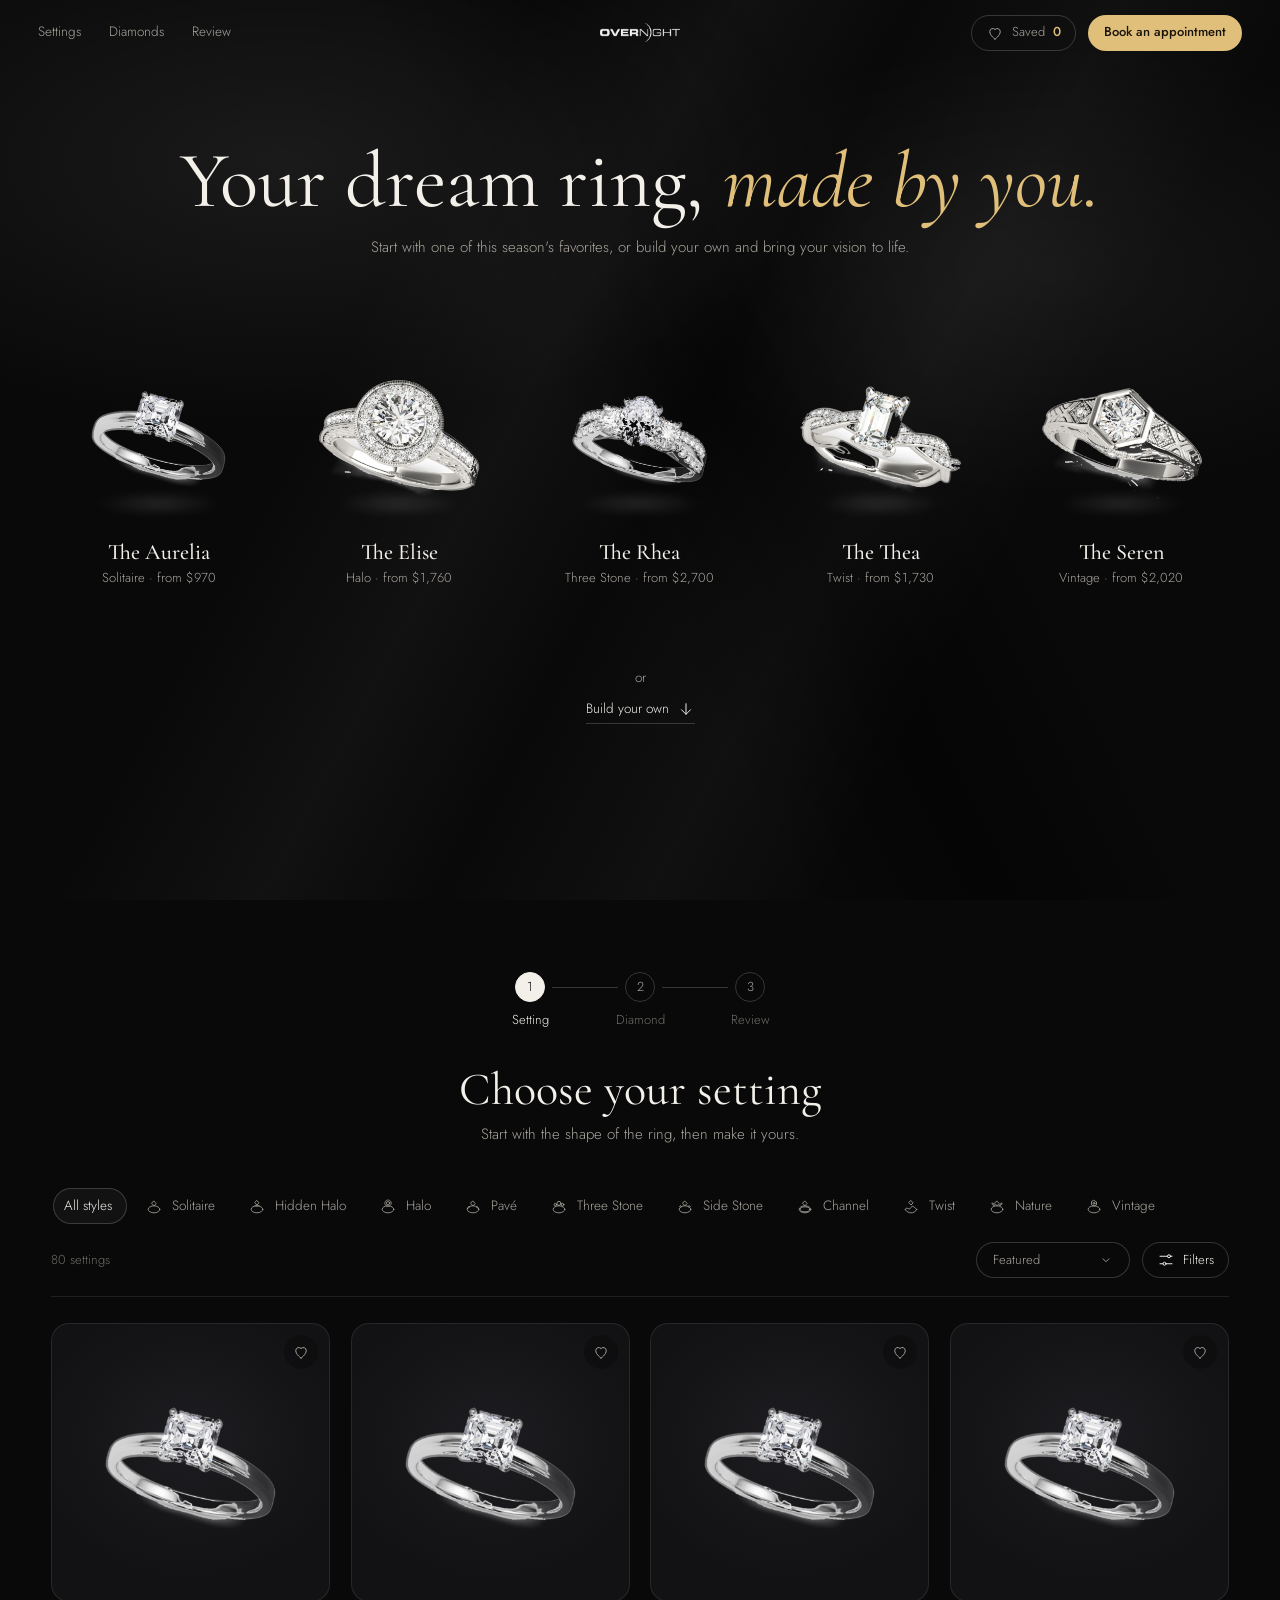
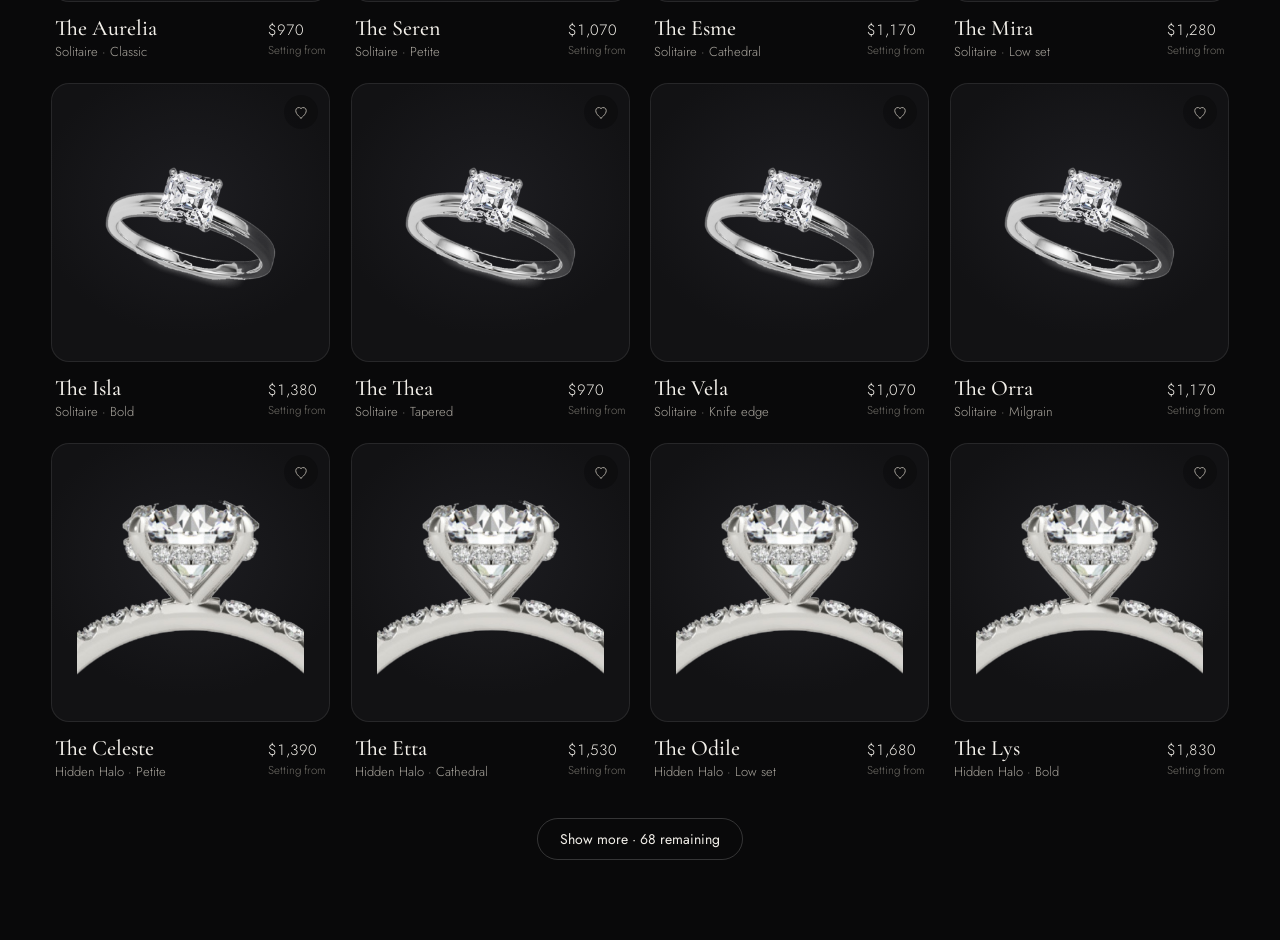
<file: v2/studio-noir.html>
<!doctype html>
<html lang="en">
<head>
<meta charset="utf-8">
<meta name="viewport" content="width=device-width, initial-scale=1">
<title>Ring Studio Noir</title>
<link rel="preconnect" href="https://fonts.googleapis.com">
<link rel="preconnect" href="https://fonts.gstatic.com" crossorigin>
<link href="https://fonts.googleapis.com/css2?family=Cormorant+Garamond:ital,wght@0,400;0,500;0,600;1,400;1,500&family=Jost:wght@300;400;500&display=swap" rel="stylesheet">
<style>
:root{
  --bg:#09090a;--bg-2:#111113;--bg-3:#18181b;--line:rgba(255,255,255,.09);--line-2:rgba(255,255,255,.18);
  --ink:#f3f0ea;--soft:#a9a59d;--faint:#6f6c66;--gold:#e0bf7a;--gold-2:#c9a35c;--gold-ink:#1a150c;
  --serif:"Cormorant Garamond",Georgia,serif;--sans:"Jost",system-ui,sans-serif;--p:0;
  color-scheme:dark;
}
*{box-sizing:border-box}
html{scroll-behavior:smooth}
body{margin:0;background:var(--bg);color:var(--ink);font:300 15px/1.55 var(--sans);-webkit-font-smoothing:antialiased;overflow-x:hidden}
button,input,select{font:inherit;color:inherit}
button{cursor:pointer;background:none;border:0;padding:0}
img{display:block;max-width:100%}
.num{font-variant-numeric:tabular-nums}
.ic{width:18px;height:18px;fill:none;stroke:currentColor;stroke-width:1.3;stroke-linecap:round;stroke-linejoin:round;flex:none}
:focus-visible{outline:1px solid var(--gold);outline-offset:3px}
.serif{font-family:var(--serif)}

/* black silk backdrop */
.silk{position:fixed;inset:0;z-index:-1;pointer-events:none;background:
  radial-gradient(60% 42% at 22% 18%,rgba(255,255,255,.07),transparent 70%),
  radial-gradient(48% 36% at 82% 30%,rgba(255,255,255,.05),transparent 70%),
  linear-gradient(118deg,transparent 30%,rgba(255,255,255,.035) 42%,transparent 52%,rgba(255,255,255,.03) 64%,transparent 74%),
  linear-gradient(64deg,transparent 46%,rgba(0,0,0,.5) 58%,transparent 70%),
  var(--bg)}

/* metal tint on the cut-out photos */
.y img{filter:sepia(.55) saturate(1.8) hue-rotate(-8deg) brightness(1.03)}
.r img{filter:sepia(.5) saturate(1.5) hue-rotate(-32deg) brightness(1.04)}
.p img{filter:contrast(1.06) brightness(.97)}

/* ---------- nav ---------- */
.nav{position:fixed;inset:0 0 auto;z-index:40;height:66px;display:grid;grid-template-columns:1fr auto 1fr;align-items:center;padding:0 clamp(16px,3vw,40px);transition:background .4s,border-color .4s;border-bottom:1px solid transparent}
body.scrolled .nav{background:rgba(9,9,10,.78);backdrop-filter:blur(16px);-webkit-backdrop-filter:blur(16px);border-color:var(--line)}
.nav .links{display:flex;gap:28px;font-size:13.5px;color:var(--soft)}
.nav .links a{color:inherit;text-decoration:none}.nav .links a:hover{color:var(--ink)}
.logo{height:19px;filter:brightness(0) invert(.94)}
.nav .right{display:flex;justify-content:flex-end;align-items:center;gap:12px}
.saved-btn{display:inline-flex;align-items:center;gap:8px;height:36px;padding:0 14px;border-radius:99px;border:1px solid var(--line-2);font-size:13px;color:var(--soft)}
.saved-btn:hover{color:var(--ink);border-color:rgba(255,255,255,.35)}
.saved-btn b{font-weight:500;color:var(--gold)}
.btn{display:inline-flex;align-items:center;justify-content:center;gap:9px;height:42px;padding:0 22px;border-radius:99px;font-size:14px;font-weight:400;white-space:nowrap;transition:transform .2s,background .2s,border-color .2s,color .2s}
.btn.gold{background:var(--gold);color:var(--gold-ink);font-weight:500}
.btn.gold:hover{background:#ebcd8d}
.btn.line{border:1px solid var(--line-2);color:var(--ink)}
.btn.line:hover{border-color:rgba(255,255,255,.4)}
.btn.sm{height:36px;padding:0 16px;font-size:13px}
.btn:disabled{opacity:.4;cursor:not-allowed}

/* ---------- intro: first visit ---------- */
#intro{position:relative;min-height:100svh;padding:96px clamp(16px,4vw,56px) 64px;display:flex;flex-direction:column;align-items:center;overflow:hidden}
body.has-ring #intro{display:none}
.word{position:absolute;left:0;right:0;text-align:center;font-family:var(--serif);font-weight:500;text-transform:uppercase;line-height:.9;white-space:nowrap;pointer-events:none;
  background:linear-gradient(180deg,rgba(255,255,255,.17),rgba(255,255,255,.02) 78%);-webkit-background-clip:text;background-clip:text;color:transparent}
#intro .word{top:78px;font-size:clamp(84px,16vw,250px);letter-spacing:.02em}
/* the brand mark as the big faded backdrop word */
.word.mark{left:50%;right:auto;width:min(90vw,1240px);transform:translateX(-50%);top:96px;background:none}
.word.mark img{width:100%;filter:brightness(0) invert(1);opacity:.2;-webkit-mask-image:linear-gradient(180deg,#000,rgba(0,0,0,.15) 85%);mask-image:linear-gradient(180deg,#000,rgba(0,0,0,.15) 85%)}
.brand{transition:opacity .4s,transform .4s}

.intro-h{position:relative;text-align:center;margin-top:clamp(20px,3.5vw,56px)}
.intro-h h1{margin:0;font:400 clamp(46px,6.2vw,92px)/1.02 var(--serif)}
.intro-h h1 em{color:var(--gold)}
.intro-h p{margin:14px auto 0;max-width:600px;color:var(--soft)}
.trend{position:relative;display:grid;grid-template-columns:repeat(5,minmax(0,1fr));gap:clamp(10px,2vw,28px);width:100%;max-width:1240px;margin-top:clamp(36px,5vw,64px)}
.tr{display:flex;flex-direction:column;align-items:center;text-align:center;gap:4px;padding:10px 6px 18px;border-radius:20px;transition:background .35s}
.tr .im{position:relative;width:100%;aspect-ratio:1;display:grid;place-items:center}
.tr .im::after{content:"";position:absolute;left:18%;right:18%;bottom:10%;height:12%;border-radius:50%;background:radial-gradient(closest-side,rgba(255,255,255,.12),transparent);filter:blur(4px)}
.tr img{width:88%;transition:transform .5s cubic-bezier(.2,.7,.2,1)}
.tr:hover{background:rgba(255,255,255,.03)}
.tr:hover img{transform:translateY(-8px) scale(1.04)}
.tr b{font:500 22px/1.1 var(--serif)}
.tr small{font-size:13px;color:var(--soft)}
.tr .go{margin-top:8px;font-size:12.5px;color:var(--gold);opacity:0;transform:translateY(4px);transition:.3s}
.tr:hover .go,.tr:focus-visible .go{opacity:1;transform:none}
.or{position:relative;margin-top:30px;display:flex;flex-direction:column;align-items:center;gap:10px;color:var(--soft);font-size:13.5px}
.or a{color:var(--ink);text-decoration:none;display:inline-flex;align-items:center;gap:8px;border-bottom:1px solid var(--line-2);padding-bottom:3px}
.or a:hover{border-color:var(--gold)}

/* ---------- hero: your ring ---------- */
#hero{position:relative;z-index:1;pointer-events:none;height:100svh;min-height:680px;overflow-x:clip;display:none}
body.has-ring #hero{display:block}
#hero .word{top:92px;font-size:clamp(90px,17vw,270px);opacity:calc(1 - var(--p)*1.4);transform:translateY(calc(var(--p)*-40px))}
.stage{position:absolute;inset:0;display:grid;place-items:center;padding-bottom:170px;perspective:1200px}
.stage .glow{position:absolute;width:min(70vh,720px);aspect-ratio:1;border-radius:50%;background:radial-gradient(closest-side,rgba(255,250,240,.11),rgba(255,250,240,.03) 55%,transparent);top:50%;left:50%;transform:translate(-50%,-56%)}
.ring{position:relative;width:min(56vh,600px);transform:translateY(calc(var(--p)*10vh)) scale(calc(1 - var(--p)*.16));transition:opacity .25s}
.ring img{width:100%;filter:drop-shadow(0 30px 40px rgba(0,0,0,.6));animation:float 7s ease-in-out infinite}
.ring.y img{filter:sepia(.55) saturate(1.8) hue-rotate(-8deg) brightness(1.03) drop-shadow(0 30px 40px rgba(0,0,0,.6))}
.ring.r img{filter:sepia(.5) saturate(1.5) hue-rotate(-32deg) brightness(1.04) drop-shadow(0 30px 40px rgba(0,0,0,.6))}
.ring.swap{opacity:0}
.stage.spinning .ring img{animation:spin 6s linear infinite}
@keyframes float{50%{transform:translateY(-10px)}}
@keyframes spin{from{transform:perspective(1100px) rotateY(0)}to{transform:perspective(1100px) rotateY(360deg)}}
.htxt{position:absolute;left:clamp(16px,4vw,56px);top:clamp(110px,16vh,150px);max-width:320px;opacity:calc(1 - var(--p)*1.2)}
.htxt .eb{font-size:12.5px;color:var(--soft);letter-spacing:.06em}
.htxt h1{margin:8px 0 6px;font:400 clamp(40px,4.4vw,60px)/1 var(--serif)}
.htxt h1 em{font-style:italic;color:var(--soft)}
.htxt .spec{color:var(--soft);font-size:14px}
.htxt .price{margin-top:18px;font-size:26px;font-weight:300}
.htxt .price small{font-size:12.5px;color:var(--faint);margin-left:8px}
.hact{display:flex;gap:8px;margin-top:20px;flex-wrap:wrap}
.ibtn{display:inline-flex;align-items:center;gap:8px;height:38px;padding:0 15px;border-radius:99px;border:1px solid var(--line-2);font-size:13px;color:var(--soft);transition:.2s}
.ibtn:hover{color:var(--ink);border-color:rgba(255,255,255,.4)}
.ibtn[aria-pressed="true"]{color:var(--gold);border-color:rgba(224,191,122,.55)}
.ibtn[aria-pressed="true"] .ic{fill:currentColor}
/* vertical stepper */
/* control bar */
.htxt,.bar,#vstep{pointer-events:auto}
.dock{pointer-events:none;position:absolute;left:clamp(12px,3vw,40px);right:clamp(12px,3vw,40px);bottom:clamp(12px,3vh,28px);display:flex;flex-direction:column;align-items:center;gap:14px;z-index:2}
#vstep{transform-origin:50% 0;will-change:transform}
#vstep button:not([aria-current="true"]):not(.done) .dot{background:var(--bg)}
body:not(.hero-steps) #vstep{visibility:hidden}
.bar{position:relative;align-self:stretch;display:flex;align-items:stretch;gap:0;padding:14px 8px 14px 4px;border-radius:20px;border:1px solid var(--line);background:rgba(17,17,19,.62);backdrop-filter:blur(18px);-webkit-backdrop-filter:blur(18px);opacity:calc(1 - var(--t,0)*1.7);transform:translateY(calc(var(--t,0)*var(--D,0px))) scale(calc(1 - var(--t,0)*.04))}
body.bar-gone .bar{visibility:hidden}
.bar .gs{display:flex;align-items:stretch;flex:1;min-width:0}
.bar .g{position:relative;display:flex;flex-direction:column;justify-content:center;gap:8px;padding:0 clamp(12px,1.6vw,22px);border-left:1px solid var(--line);min-width:0}
.bar .g:first-child{border-left:0}
.bar .k{font-size:11.5px;color:var(--faint);letter-spacing:.04em;white-space:nowrap}
.bar .v{display:flex;align-items:center;gap:8px;min-height:30px;white-space:nowrap}
.bar .fill{flex:1}
.bar .end{display:flex;align-items:center;gap:16px;padding-left:18px;border-left:1px solid var(--line);margin-left:auto}
.bar .tot{display:flex;flex-direction:column;align-items:flex-end}
.bar .tot b{font-size:21px;font-weight:300}
.drop{display:inline-flex;align-items:center;gap:8px;font-size:14px}
.drop .ic{width:14px;height:14px;color:var(--soft)}
.drop:hover{color:var(--gold)}
.sw{width:22px;height:22px;border-radius:50%;box-shadow:inset 0 0 0 1px rgba(255,255,255,.25);position:relative}
.sw[aria-pressed="true"]::after{content:"";position:absolute;inset:-5px;border-radius:50%;border:1px solid var(--gold)}
.chip{height:30px;padding:0 12px;border-radius:99px;border:1px solid var(--line-2);font-size:13px;color:var(--soft)}
.chip:hover{color:var(--ink)}
.chip[aria-pressed="true"]{border-color:var(--gold);color:var(--gold)}
.chip:disabled{opacity:.35;cursor:not-allowed}
.step-n{display:inline-flex;align-items:center;gap:12px}
.step-n button{width:28px;height:28px;border-radius:50%;border:1px solid var(--line-2);display:grid;place-items:center;color:var(--soft);font-size:16px;line-height:1}
.step-n button:hover{color:var(--ink);border-color:rgba(255,255,255,.4)}
.step-n output{min-width:62px;text-align:center}
.shp{display:flex;gap:4px}
.shp button{width:32px;height:32px;border-radius:10px;display:grid;place-items:center;color:var(--faint)}
.shp button:hover{color:var(--ink)}
.shp button[aria-pressed="true"]{color:var(--gold);background:rgba(224,191,122,.1)}
.filters-btn{display:inline-flex;align-items:center;gap:8px;height:36px;padding:0 14px;border-radius:99px;border:1px solid var(--line-2);font-size:13px}
.filters-btn:hover{border-color:var(--gold);color:var(--gold)}
.filters-btn b{min-width:18px;height:18px;border-radius:9px;background:var(--gold);color:var(--gold-ink);font-size:11px;font-weight:500;display:grid;place-items:center;padding:0 5px}
.pop{position:absolute;bottom:calc(100% + 16px);left:8px;min-width:240px;padding:8px;border-radius:16px;border:1px solid var(--line);background:rgba(22,22,25,.96);backdrop-filter:blur(18px);box-shadow:0 20px 50px rgba(0,0,0,.5);display:none;z-index:5}
.pop.on{display:block;animation:rise .25s ease}
@keyframes rise{from{opacity:0;transform:translateY(6px)}}
.pop button{display:flex;align-items:center;gap:12px;width:100%;padding:9px 12px;border-radius:10px;font-size:14px;color:var(--soft);text-align:left}
.pop button:hover{background:rgba(255,255,255,.05);color:var(--ink)}
.pop button[aria-pressed="true"]{color:var(--gold)}
.pop button .ic{width:22px;height:22px;stroke-width:1}
.pop button small{margin-left:auto;color:var(--faint);font-size:12px}
.pop.grid2{display:none;grid-template-columns:1fr 1fr;min-width:400px}
.pop.grid2.on{display:grid}

/* ---------- mini floating unit ---------- */
.mini{position:fixed;top:78px;left:50%;z-index:39;display:flex;align-items:center;gap:14px;padding:8px 8px 8px 8px;border-radius:99px;border:1px solid var(--line);background:rgba(20,20,23,.86);backdrop-filter:blur(18px);-webkit-backdrop-filter:blur(18px);box-shadow:0 18px 50px rgba(0,0,0,.45);
  transform:translate(-50%,-14px) scale(.96);opacity:0;pointer-events:none;transition:opacity .35s,transform .45s cubic-bezier(.2,.7,.2,1);max-width:calc(100vw - 24px)}
body.mini-on .mini{opacity:1;transform:translate(-50%,0);pointer-events:auto}
.mini .th{width:46px;height:46px;border-radius:50%;background:radial-gradient(closest-side,rgba(255,255,255,.1),transparent);display:grid;place-items:center;flex:none}
.mini .th img{width:44px}
.mini .tx{display:flex;flex-direction:column;line-height:1.25;min-width:0}
.mini .tx b{font:500 18px/1.1 var(--serif);white-space:nowrap}
.mini .tx small{color:var(--soft);font-size:12.5px;white-space:nowrap;overflow:hidden;text-overflow:ellipsis}
.mini .sep{width:1px;align-self:stretch;margin:6px 0;background:var(--line)}
.slots{display:flex;gap:6px;align-items:center}
.slot{width:30px;height:30px;border-radius:50%;border:1px dashed rgba(255,255,255,.2);display:grid;place-items:center;overflow:hidden}
.slot.full{border:1px solid var(--line-2);background:var(--bg-3)}
.slot.full img{width:28px}
.slot.cur{border-color:var(--gold)}
.sw-slot{position:relative;display:inline-flex}
.sw-slot .rm{position:absolute;top:-5px;right:-5px;width:16px;height:16px;border-radius:50%;background:#2a2a2f;border:1px solid var(--line-2);display:grid;place-items:center;color:var(--ink);opacity:.85;transition:opacity .2s,background .2s}
.sw-slot .rm .ic{width:9px;height:9px;stroke-width:2}
.sw-slot .rm:hover{opacity:1;background:var(--gold);color:var(--gold-ink);border-color:var(--gold)}
.mini .ibtn{height:34px}

/* ---------- builder listing ---------- */
#build{position:relative;padding:72px clamp(16px,4vw,56px) 80px;max-width:1440px;margin:0 auto;scroll-margin-top:84px}
/* with a ring picked, the listing tucks up under the control bar so no empty band is left once it fades */
body.has-ring #build{margin-top:-140px;padding-top:36px;scroll-margin-top:124px}
.bhead{display:grid;grid-template-columns:1fr auto 1fr;align-items:start}
.back{position:fixed;z-index:38;top:84px;left:clamp(16px,3vw,40px);display:inline-flex;align-items:center;gap:8px;height:34px;padding:0 14px 0 10px;border-radius:99px;font-size:13.5px;color:var(--soft);background:rgba(9,9,10,.4);backdrop-filter:blur(10px);-webkit-backdrop-filter:blur(10px);transition:color .2s,opacity .3s}
.back:hover{color:var(--ink)}
body:not(.has-ring) .back{display:none}
.hstep{display:flex;align-items:flex-start}
.hstep button{display:flex;flex-direction:column;align-items:center;gap:8px;width:110px;font-size:13px;color:var(--faint);position:relative}
.hstep button+button::before{content:"";position:absolute;top:15px;right:calc(50% + 22px);width:calc(100% - 44px);height:1px;background:var(--line-2)}
.hstep .dot{width:30px;height:30px;border-radius:50%;border:1px solid var(--line-2);display:grid;place-items:center;font-size:13px;color:var(--soft)}
.hstep button[aria-current="true"]{color:var(--ink)}
.hstep button[aria-current="true"] .dot{background:var(--ink);color:var(--bg);border-color:var(--ink)}
.hstep button.done .dot{background:var(--gold);border-color:var(--gold);color:var(--gold-ink)}
.hstep button.done .dot .ic{width:14px;height:14px;stroke-width:2}
.hstep button:disabled{cursor:not-allowed}
body.hero-steps #hstep{visibility:hidden}
.btitle{text-align:center;margin:34px 0 0}
.btitle h2{margin:0;font:400 clamp(34px,3.6vw,48px)/1.1 var(--serif)}
.btitle p{margin:8px 0 0;color:var(--soft)}
.tools{display:flex;flex-wrap:wrap;align-items:center;gap:16px 12px;margin:40px 0 26px;padding-bottom:18px;border-bottom:1px solid var(--line)}
.qs{display:flex;gap:6px;overflow-x:auto;scrollbar-width:none;flex:1;min-width:0;padding:2px 28px 2px 2px;-webkit-mask-image:linear-gradient(90deg,#000 calc(100% - 48px),transparent);mask-image:linear-gradient(90deg,#000 calc(100% - 48px),transparent)}
.qs::-webkit-scrollbar{display:none}
.qs button{display:inline-flex;align-items:center;gap:8px;height:36px;padding:0 14px 0 10px;border-radius:99px;border:1px solid transparent;font-size:13.5px;color:var(--soft);white-space:nowrap}
.qs button .ic{width:20px;height:20px;stroke-width:1}
.qs button:hover{color:var(--ink)}
.qs button[aria-pressed="true"]{border-color:var(--line-2);color:var(--ink);background:rgba(255,255,255,.04)}
.tools .qs{flex:1 0 100%}
.tools .cnt{color:var(--faint);font-size:13px;white-space:nowrap;margin-right:auto}
.sort{height:36px;border-radius:99px;border:1px solid var(--line-2);padding:0 40px 0 16px;font-size:13px;color:var(--soft);cursor:pointer;-webkit-appearance:none;appearance:none;
  background:transparent url("data:image/svg+xml,%3Csvg xmlns='http://www.w3.org/2000/svg' viewBox='0 0 24 24' fill='none' stroke='%23a9a59d' stroke-width='1.6' stroke-linecap='round' stroke-linejoin='round'%3E%3Cpath d='m7 10 5 5 5-5'/%3E%3C/svg%3E") no-repeat right 16px center/14px}
.sort:hover{border-color:rgba(255,255,255,.4);color:var(--ink)}
.sort option{background:#151517}
.grid{display:grid;grid-template-columns:repeat(4,minmax(0,1fr));gap:clamp(12px,1.6vw,22px)}
.card{position:relative;display:flex;flex-direction:column;text-align:left}
.card .tile{position:relative;aspect-ratio:1;border-radius:18px;background:radial-gradient(80% 70% at 50% 42%,#1d1d21,#121214 70%);border:1px solid var(--line);display:grid;place-items:center;overflow:hidden;transition:border-color .3s}
.card .tile img{width:82%;transition:transform .5s cubic-bezier(.2,.7,.2,1)}
.card:hover .tile{border-color:var(--line-2)}
.card:hover .tile img{transform:scale(1.05)}
.card.sel .tile{border-color:var(--gold)}
.card .pick{position:absolute;inset:0;z-index:1;border-radius:18px}
.card .heart{position:absolute;top:12px;right:12px;z-index:2;width:34px;height:34px;border-radius:50%;display:grid;place-items:center;color:var(--soft);background:rgba(0,0,0,.25)}
.card .heart:hover{color:var(--ink)}
.card .heart[aria-pressed="true"]{color:var(--gold)}
.card .heart[aria-pressed="true"] .ic{fill:currentColor}
.card .badge{position:absolute;top:12px;left:12px;z-index:2;display:inline-flex;align-items:center;gap:6px;height:26px;padding:0 10px;border-radius:99px;background:var(--gold);color:var(--gold-ink);font-size:12px;font-weight:500}
.card .badge .ic{width:13px;height:13px;stroke-width:2}
.card .meta{padding:14px 4px 0;display:flex;justify-content:space-between;gap:12px;align-items:baseline}
.card b{font:500 22px/1.15 var(--serif)}
.card small{display:block;color:var(--soft);font-size:13px}
.card .pr{font-size:15px;white-space:nowrap}
.card .pr small{text-align:right;color:var(--faint);font-size:11.5px}
/* diamond tiles */
.dtile{position:relative;color:#d9dce2}
.dtile svg{width:38%;filter:drop-shadow(0 0 18px rgba(255,255,255,.12))}
.dtile .spark{position:absolute;width:42%;aspect-ratio:1;border-radius:50%;background:radial-gradient(closest-side,rgba(255,255,255,.1),transparent);top:29%;left:29%}
.dfacts{display:flex;gap:6px;flex-wrap:wrap;margin-top:8px;padding:0 4px}
.dfacts span{font-size:12px;color:var(--soft);border:1px solid var(--line);border-radius:99px;padding:2px 9px}
.more{display:flex;justify-content:center;margin-top:36px}
.empty{grid-column:1/-1;padding:60px 0;text-align:center;color:var(--soft)}
/* review */
.review{display:grid;grid-template-columns:1.1fr 1fr;gap:clamp(24px,4vw,64px);align-items:center;margin-top:36px}
.review .rimg{aspect-ratio:1;border-radius:24px;background:radial-gradient(70% 60% at 50% 45%,#202024,#111113 75%);border:1px solid var(--line);display:grid;place-items:center}
.review .rimg img{width:78%}
dl.sp{display:grid;grid-template-columns:auto 1fr;gap:12px 28px;margin:0}
dl.sp dt{color:var(--faint);font-size:13.5px}
dl.sp dd{margin:0}
.totals{margin-top:26px;padding-top:20px;border-top:1px solid var(--line);display:flex;flex-direction:column;gap:10px}
.totals div{display:flex;justify-content:space-between}
.totals .big{font-size:26px;font-weight:300}
.note{color:var(--faint);font-size:13px;margin-top:18px}

/* ---------- modal ---------- */
.scrim{position:fixed;inset:0;z-index:60;background:rgba(0,0,0,.6);backdrop-filter:blur(6px);display:none;align-items:center;justify-content:center;padding:20px}
.scrim.on{display:flex;animation:fade .25s}
@keyframes fade{from{opacity:0}}
.sheet{width:min(860px,100%);max-height:min(86vh,900px);display:flex;flex-direction:column;border-radius:24px;border:1px solid var(--line);background:#121214;box-shadow:0 40px 90px rgba(0,0,0,.6);animation:rise .3s ease}
.sheet.wide{width:min(1160px,100%)}
.sheet header{display:flex;align-items:center;justify-content:space-between;padding:22px 26px;border-bottom:1px solid var(--line)}
.sheet header h3{margin:0;font:400 28px/1.1 var(--serif)}
.sheet header small{display:block;color:var(--soft);font-size:13px;margin-top:4px}
.x{width:38px;height:38px;border-radius:50%;border:1px solid var(--line-2);display:grid;place-items:center;color:var(--soft)}
.x:hover{color:var(--ink)}
.sheet .body{overflow:auto;padding:8px 26px 26px}
.sheet footer{display:flex;justify-content:space-between;align-items:center;gap:12px;padding:16px 26px;border-top:1px solid var(--line)}
.fs{padding:20px 0;border-bottom:1px solid var(--line)}
.fs:last-child{border-bottom:0}
.fs h4{margin:0 0 14px;font-size:13px;font-weight:400;color:var(--soft);display:flex;justify-content:space-between}
.fs h4 small{color:var(--faint)}
.grp-t{margin:22px 0 0;font:400 20px/1 var(--serif);color:var(--gold)}
.opts{display:flex;flex-wrap:wrap;gap:8px}
.opt{display:inline-flex;align-items:center;gap:9px;min-height:38px;padding:6px 14px;border-radius:12px;border:1px solid var(--line-2);font-size:13.5px;color:var(--soft)}
.opt:hover{color:var(--ink)}
.opt[aria-pressed="true"]{border-color:var(--gold);color:var(--ink);background:rgba(224,191,122,.06)}
.opt .ic{width:24px;height:24px;stroke-width:1}
.opt small{color:var(--faint);font-size:12px}
.opt.tall{flex-direction:column;justify-content:center;width:96px;height:86px;gap:6px}
.opt.tall .ic{width:30px;height:30px}
.rng{display:flex;align-items:center;gap:16px}
.rng input[type=range]{flex:1;accent-color:var(--gold)}
.rng output{min-width:86px;text-align:right}
.field{height:42px;border-radius:12px;border:1px solid var(--line-2);background:transparent;padding:0 14px;min-width:120px}
.field option{background:#151517}
.engr{display:flex;align-items:center;gap:12px}
.engr input{flex:1;max-width:380px}
.engr small{color:var(--faint)}
.link{color:var(--gold);font-size:13px;border-bottom:1px solid rgba(224,191,122,.4)}
/* compare */
.cmp{display:grid;gap:0;margin-top:14px}
.cmp .col{padding:0 16px;border-left:1px solid var(--line);display:flex;flex-direction:column;gap:0}
.cmp .col:first-child{border-left:0}
.cmp .ci{aspect-ratio:4/3;border-radius:16px;background:radial-gradient(70% 60% at 50% 45%,#1f1f23,#141416 75%);display:grid;place-items:center;margin-bottom:12px}
.cmp .ci img{width:auto;max-height:84%}
.cmp .cn{font:500 22px/1.1 var(--serif)}
.cmp .row{padding:10px 0;border-top:1px solid var(--line);font-size:13.5px}
.cmp .row span{display:block;color:var(--faint);font-size:11.5px}
.cmp .row.best{color:var(--gold)}
.cmp .acts{display:flex;gap:8px;margin-top:14px}
.toast{position:fixed;left:50%;bottom:clamp(110px,16vh,140px);transform:translateX(-50%);z-index:80;padding:11px 18px;border-radius:99px;background:#f3f0ea;color:#111;font-size:13.5px;box-shadow:0 10px 30px rgba(0,0,0,.4)}

/* ---------- responsive ---------- */
@media (max-width:1100px){
  .grid{grid-template-columns:repeat(3,minmax(0,1fr))}
  .bar{overflow-x:auto;scrollbar-width:none}
  .bar::-webkit-scrollbar{display:none}
}
@media (max-width:760px){
  .nav{grid-template-columns:auto 1fr}.nav .links{display:none}.nav .brand{order:-1}
  .nav .right .btn{display:none}
  .trend{grid-template-columns:repeat(5,72%);overflow-x:auto;scroll-snap-type:x mandatory;scrollbar-width:none}
  .tr{scroll-snap-align:center}.tr .go{opacity:1;transform:none}
  .grid{grid-template-columns:repeat(2,minmax(0,1fr))}
  .card b{font-size:18px}.card .meta{flex-direction:column;gap:2px}.card .pr small{text-align:left}
  .htxt{top:118px;max-width:none;right:16px}.htxt h1{font-size:38px}.htxt .price{margin-top:8px;font-size:21px}.hact{display:none}
  .stage{padding-bottom:230px}.ring{width:min(78vw,52vh)}
  .bar{flex-direction:column;gap:12px;padding:12px 0;overflow:visible}
  .bar .gs{overflow-x:auto;scrollbar-width:none;padding:0 4px}
  .bar .gs::-webkit-scrollbar{display:none}
  .bar .g{flex:none}
  .bar .end{margin:0;padding:12px 14px 0;border-left:0;border-top:1px solid var(--line);justify-content:space-between}
  .bar .tot{align-items:flex-start}
  .pop,.pop.grid2{position:fixed;left:8px;right:8px;bottom:calc(100% + 10px);min-width:0}
  .bhead{grid-template-columns:1fr}.back{top:72px}body.mini-on .back{opacity:0;pointer-events:none}.hstep{justify-self:center}.hstep button{width:92px}
  .review{grid-template-columns:1fr}
  .mini{top:72px;gap:10px;left:12px;right:12px;transform:translateY(-14px);max-width:none}body.mini-on .mini{transform:none}.mini .slots,.mini .sep,.mini [data-compare]{display:none}.mini .tx{flex:1}.mini .tx small{max-width:none}
  .pop.grid2{min-width:280px;grid-template-columns:1fr}
  .sheet{max-height:92vh}.cmp{overflow-x:auto}
}
@media (prefers-reduced-motion:reduce){*{animation:none!important;transition:none!important}html{scroll-behavior:auto}}
</style>
</head>
<body>
<div class="silk" aria-hidden="true"></div>

<svg width="0" height="0" style="position:absolute" aria-hidden="true">
  <symbol id="i-heart" viewBox="0 0 24 24"><path d="M12 20s-7-4.4-7-10a4 4 0 0 1 7-2.6A4 4 0 0 1 19 10c0 5.6-7 10-7 10z"/></symbol>
  <symbol id="i-chev" viewBox="0 0 24 24"><path d="m7 10 5 5 5-5"/></symbol>
  <symbol id="i-check" viewBox="0 0 24 24"><path d="m5 12.5 4.5 4.5L19 7.5"/></symbol>
  <symbol id="i-back" viewBox="0 0 24 24"><path d="M19 12H5m6-6-6 6 6 6"/></symbol>
  <symbol id="i-arrow" viewBox="0 0 24 24"><path d="M5 12h14m-6-6 6 6-6 6"/></symbol>
  <symbol id="i-down" viewBox="0 0 24 24"><path d="M12 5v14m-6-6 6 6 6-6"/></symbol>
  <symbol id="i-up" viewBox="0 0 24 24"><path d="M12 19V5m-6 6 6-6 6 6"/></symbol>
  <symbol id="i-sliders" viewBox="0 0 24 24"><path d="M4 7h10m4 0h2M4 17h4m4 0h8"/><circle cx="16" cy="7" r="2"/><circle cx="10" cy="17" r="2"/></symbol>
  <symbol id="i-spin" viewBox="0 0 24 24"><path d="M20 12a8 8 0 1 1-2.3-5.7M20 4v4h-4"/></symbol>
  <symbol id="i-x" viewBox="0 0 24 24"><path d="M6 6l12 12M18 6 6 18"/></symbol>
  <symbol id="i-cmp" viewBox="0 0 24 24"><rect x="3.5" y="5" width="7" height="14" rx="1.5"/><rect x="13.5" y="5" width="7" height="14" rx="1.5"/></symbol>
  <symbol id="i-info" viewBox="0 0 24 24"><circle cx="12" cy="12" r="8.5"/><path d="M12 11v5m0-8.2v.2"/></symbol>
</svg>

<header class="nav">
  <nav class="links" aria-label="Main"><a href="#build" data-jump="1">Settings</a><a href="#build" data-jump="2">Diamonds</a><a href="#build" data-jump="3">Review</a></nav>
  <a class="brand" href="#top" data-top aria-label="Overnight home"><img class="logo" src="assets/overnight-logo.png" alt="Overnight"></a>
  <div class="right"><button class="saved-btn" data-compare><svg class="ic"><use href="#i-heart"/></svg>Saved <b id="savedN">0</b></button><button class="btn gold sm" data-info="Opens the existing appointment booking">Book an appointment</button></div>
</header>

<main id="top">
  <!-- first visit -->
  <section id="intro" aria-labelledby="introH">
    <div class="intro-h">
      <h1 id="introH">Your dream ring, <em>made by you.</em></h1>
      <p>Start with one of this season's favorites, or build your own and bring your vision to life.</p>
    </div>
    <div class="trend" id="trend"></div>
    <div class="or"><span>or</span><a href="#build" data-jump="1">Build your own<svg class="ic"><use href="#i-down"/></svg></a></div>
  </section>

  <!-- your ring as the hero -->
  <section id="hero" aria-label="Your ring">
    <div class="word" id="hWord" aria-hidden="true"></div>
    <div class="stage" id="stage"><div class="glow"></div><div class="ring" id="ring"></div></div>
    <div class="htxt" id="htxt"></div>
    <div class="dock"><nav class="hstep" id="vstep" aria-label="Steps"></nav><div class="bar" id="bar"></div></div>
  </section>

  <!-- listing -->
  <section id="build">
    <div class="bhead">
      <span></span>
      <nav class="hstep" id="hstep" aria-label="Progress"></nav>
      <span></span>
    </div>
    <div class="btitle"><h2 id="bT"></h2><p id="bS"></p></div>
    <div id="bBody"></div>
  </section>
</main>

<button class="back" id="back"><svg class="ic"><use href="#i-back"/></svg>Back to listing</button>
<div class="mini" id="mini" aria-label="Your ring"></div>
<div class="scrim" id="scrim"><div class="sheet" id="sheet" role="dialog" aria-modal="true"></div></div>
<div class="toast" id="toast" hidden></div>

<script>
/* ---------- data ---------- */
const STYLES=[
 {id:"solitaire",name:"Solitaire",base:1150},{id:"hidden-halo",name:"Hidden Halo",base:1650},{id:"halo",name:"Halo",base:2100},
 {id:"pave",name:"Pavé",base:1800},{id:"three-stone",name:"Three Stone",base:2900},{id:"side-stone",name:"Side Stone",base:2300},
 {id:"channel",name:"Channel",base:2200},{id:"twist",name:"Twist",base:1700},{id:"nature-inspired",name:"Nature",base:1950},{id:"vintage",name:"Vintage",base:2400}
];
const NAMES=["Aurelia","Mira","Vela","Celeste","Lys","Nova","Elise","Seren","Isla","Orra","Etta","Juno","Cora","Wren","Esme","Thea","Margaux","Odile","Ines","Rhea"];
const TWEAK=["Classic","Petite","Cathedral","Low set","Bold","Tapered","Knife edge","Milgrain"];
const SETTINGS=[];STYLES.forEach((s,si)=>{for(let i=0;i<8;i++){const n=NAMES[(si*3+i*7)%NAMES.length];
  SETTINGS.push({id:`${s.id}-${i}`,style:s.id,name:n,tweak:TWEAK[(i+si)%TWEAK.length],base:Math.round(s.base*(.84+(i%5)*.09)/10)*10,no:String(51200+si*311+i*37)})}});
const TRENDING=["solitaire-0","halo-0","three-stone-1","twist-2","vintage-0"];
const TAGS={"solitaire":"Classic & timeless","hidden-halo":"Subtle elegance","halo":"Extra brilliance","pave":"Delicate sparkle","three-stone":"Meaningful design","side-stone":"Quiet detail","channel":"Sleek & secure","twist":"Intertwined lines","nature-inspired":"Organic forms","vintage":"Inspired by the past"};
const METALS=[["w","White gold","radial-gradient(circle at 34% 30%,#fbfbfb,#d6d7d9 45%,#a9acb1)"],["y","Yellow gold","radial-gradient(circle at 34% 30%,#f3e2b3,#d6b46e 48%,#ad8644)"],["r","Rose gold","radial-gradient(circle at 34% 30%,#f7ddd0,#dfaa94 48%,#b97c68)"],["p","Platinum","radial-gradient(circle at 34% 30%,#f1f2f4,#c2c5ca 45%,#8f939a)"]];
const WIDTHS=[["1.5",-40],["2.0",0],["2.5",90],["3.0",180]];
const PRONGS=[["classic","Classic",0],["petite","Petite",0],["knife","Knife edge",40],["claw","Claw",60]];
const BANDS=[{id:"comfort",name:"Comfort fit",add:0},{id:"knife",name:"Knife edge",add:60},{id:"pave",name:"Micro pavé",add:420},{id:"split",name:"Split pavé",add:700},{id:"twist",name:"Twist",add:280}];
const PRICEB=[["any","Any price",0,1e9],["u1500","Under $1,500",0,1500],["15-25","$1,500 – $2,500",1500,2500],["25+","$2,500 and up",2500,1e9]];
const SHAPES=["round","oval","cushion","emerald","pear","princess","radiant","marquise"];
const CLAR=["FL","IF","VVS1","VVS2","VS1","VS2","SI1","SI2"],COLS=["D","E","F","G","H","I","J"],CUTS=["Ideal","Excellent","Very good"];
const DIAMONDS=(()=>{const out=[];let seed=11;const rnd=()=>{seed=(seed*9301+49297)%233280;return seed/233280};
  for(let i=0;i<160;i++){const ct=+(0.5+rnd()*2.9).toFixed(2),cl=Math.floor(rnd()*8),co=Math.floor(rnd()*7),lab=rnd()<.6,sh=SHAPES[Math.floor(rnd()*SHAPES.length)];
    const nat=Math.pow(ct,1.75)*5600*(1.35-co*.06)*(1.4-cl*.07);out.push({id:"D"+(1000+i),ct,clar:CLAR[cl],col:COLS[co],lab,shape:sh,cut:CUTS[Math.floor(rnd()*3)],price:Math.round((lab?nat*.2:nat)/10)*10,cert:lab?"IGI":"GIA"})}
  return out})();

/* thin line icons */
const BASE=`<ellipse cx="12" cy="16" rx="7" ry="4.2"/>`;
const SICON={
  "solitaire":`${BASE}<path d="M12 6.2 14.6 9 12 11.8 9.4 9Z"/>`,
  "hidden-halo":`${BASE}<path d="M12 5.6 14.4 8.2 12 10.8 9.6 8.2Z"/><path d="M9.6 11.6q2.4 1.2 4.8 0"/>`,
  "halo":`${BASE}<circle cx="12" cy="8.6" r="2"/><circle cx="12" cy="8.6" r="3.8" stroke-dasharray="1.2 1.2"/>`,
  "pave":`${BASE}<path d="M12 6.2 14.6 9 12 11.8 9.4 9Z"/><path d="M5.6 14.6v.1M7.3 13.2v.1M16.7 13.2v.1M18.4 14.6v.1" stroke-width="1.8"/>`,
  "three-stone":`${BASE}<circle cx="12" cy="8.8" r="2.4"/><circle cx="7.6" cy="10.4" r="1.5"/><circle cx="16.4" cy="10.4" r="1.5"/>`,
  "side-stone":`${BASE}<path d="M12 6.2 14.6 9 12 11.8 9.4 9Z"/><path d="m6.8 11.8 1 1-1 1-1-1Zm10.4 0 1 1-1 1-1-1Z"/>`,
  "channel":`<ellipse cx="12" cy="16" rx="7" ry="4.2"/><ellipse cx="12" cy="16" rx="5.6" ry="3"/><path d="M12 6.2 14.6 9 12 11.8 9.4 9Z"/>`,
  "twist":`<path d="M5 16c2-4 5 2 7-2.2s5 1.8 7 2.2M5 16c1 3 5 4.2 7 4.2s6-1.2 7-4.2"/><path d="M12 5.6 14.4 8.2 12 10.8 9.6 8.2Z"/>`,
  "nature-inspired":`${BASE}<path d="M12 6.2 14.6 9 12 11.8 9.4 9Z"/><path d="M15.5 11.2c1.8-.2 2.6-1.4 2.6-2.8-1.6 0-2.6.9-2.6 2.8Zm-7 0c-1.8-.2-2.6-1.4-2.6-2.8 1.6 0 2.6.9 2.6 2.8Z"/>`,
  "vintage":`${BASE}<path d="M12 5.4 15 7.1v3.4L12 12.2 9 10.5V7.1Z"/><circle cx="12" cy="8.8" r="1.1"/>`
};
const SHAPEPATH={round:`<circle cx="12" cy="12" r="8"/><path d="M12 4v16M4 12h16M6.3 6.3l11.4 11.4M17.7 6.3 6.3 17.7" opacity=".35"/>`,oval:`<ellipse cx="12" cy="12" rx="6" ry="9"/><ellipse cx="12" cy="12" rx="3" ry="5" opacity=".35"/>`,cushion:`<rect x="4.5" y="4.5" width="15" height="15" rx="4.5"/><rect x="8.5" y="8.5" width="7" height="7" rx="2" opacity=".35"/>`,emerald:`<polygon points="8,3 16,3 18,5 18,19 16,21 8,21 6,19 6,5"/><rect x="9" y="7" width="6" height="10" opacity=".4"/>`,pear:`<path d="M12 3 C15 8 18 11 18 15 A6 6 0 0 1 6 15 C6 11 9 8 12 3Z"/><path d="M12 9v9" opacity=".35"/>`,princess:`<rect x="5" y="5" width="14" height="14"/><path d="M5 5l14 14M19 5 5 19" opacity=".35"/>`,radiant:`<polygon points="8,4 16,4 19,7 19,17 16,20 8,20 5,17 5,7"/><path d="M8 4l8 16M16 4 8 20" opacity=".3"/>`,marquise:`<path d="M12 3 C17 8 17 16 12 21 C7 16 7 8 12 3Z"/><path d="M12 3v18" opacity=".35"/>`};
const icon=(p,c="ic")=>`<svg class="${c}" viewBox="0 0 24 24">${p}</svg>`;
const use=(id,c="ic")=>`<svg class="${c}"><use href="#i-${id}"/></svg>`;
const shapeSVG=sh=>`<svg viewBox="0 0 24 24" fill="none" stroke="currentColor" stroke-width=".7">${SHAPEPATH[sh]}</svg>`;
function prongSVG(k){
  const p={classic:[[8,9],[16,9],[8,16],[16,16]],petite:[[9,10],[15,10],[9,15],[15,15]],knife:[[12,6],[18,12],[12,18],[6,12]],claw:[[7,8],[17,8],[7,17],[17,17]]}[k];
  return `<svg class="ic" viewBox="0 0 24 24"><circle cx="12" cy="12.5" r="5.5"/>${p.map(([x,y])=>k==="claw"?`<path d="M${x} ${y} l${x<12?2:-2} ${y<12?2:-2}" stroke-width="1.6"/>`:`<circle cx="${x}" cy="${y}" r="${k==="petite"?.9:1.3}" fill="currentColor"/>`).join("")}</svg>`;
}

/* ---------- helpers ---------- */
const $=id=>document.getElementById(id);
const money=n=>"$"+Math.round(n).toLocaleString("en-US");
const cap=s=>s[0].toUpperCase()+s.slice(1);
const ST=id=>STYLES.find(s=>s.id===id),SET=id=>SETTINGS.find(s=>s.id===id),BD=id=>BANDS.find(b=>b.id===id),DM=id=>DIAMONDS.find(d=>d.id===id);
const img=s=>`assets/cut/${s.style||s}.png`;
const mk=c=>c.metal==="p"?1.55:c.kt==="18"?1.22:1;
const metalName=(c=S)=>c.metal==="p"?"Platinum":`${c.kt}K ${METALS.find(m=>m[0]===c.metal)[1].replace(" gold"," Gold")}`;
const sPrice=(s,c=S)=>Math.round((s.base*mk(c)+BD(c.band).add+WIDTHS.find(w=>w[0]===c.width)[1]+PRONGS.find(p=>p[0]===c.prong)[2])/10)*10;
const fromPrice=s=>Math.round(s.base*mk(S)/10)*10;
const total=(c=S)=>c.setting?sPrice(SET(c.setting),c)+(c.diamond?DM(c.diamond).price:0):0;
const fam=(c=S)=>c.metal==="w"?"":c.metal;
const dDesc=d=>`${d.ct.toFixed(2)} ct ${cap(d.shape)}`;
function toast(t){const el=$("toast");el.textContent=t;el.hidden=false;clearTimeout(toast.t);toast.t=setTimeout(()=>el.hidden=true,2400)}

/* ---------- state ---------- */
const S={setting:null,metal:"w",kt:"14",band:"comfort",width:"2.0",prong:"classic",size:7,engr:"",diamond:null,
  step:1,spin:false,pop:null,modal:null,
  fStyle:null,fPrice:"any",sort:"featured",shown:12,
  dLab:true,dShape:"round",cMin:.7,cMax:3.4,clar:[],col:[],cut:[],dMax:60000,dSort:"price",dShown:12,
  saved:[]};
const CFG=["setting","metal","kt","band","width","prong","size","engr","diamond"];
const snap=()=>Object.fromEntries(CFG.map(k=>[k,S[k]]));
const sameCfg=(a,b)=>CFG.every(k=>a[k]===b[k]);
const savedIdx=()=>S.saved.findIndex(c=>sameCfg(c,snap()));

/* ---------- intro ---------- */
function renderIntro(){
  $("trend").innerHTML=TRENDING.map(SET).map(s=>`<button class="tr" data-pick="${s.id}" data-top-after><span class="im"><img src="${img(s)}" alt=""></span><b>The ${s.name}</b><small>${ST(s.style).name} · from ${money(fromPrice(s))}</small><span class="go">Start with this ring →</span></button>`).join("");
}

/* ---------- hero ---------- */
let lastSrc="";
function renderHero(){
  if(!S.setting)return;
  const s=SET(S.setting),d=S.diamond&&DM(S.diamond),src=img(s),r=$("ring");
  const put=()=>{r.className="ring "+fam();r.innerHTML=`<img src="${src}" alt="The ${s.name}, ${ST(s.style).name} setting in ${metalName()}">`};
  if(lastSrc&&lastSrc!==src){r.classList.add("swap");setTimeout(put,220)}else put();lastSrc=src;
  $("hWord").textContent=ST(s.style).name;
  $("stage").classList.toggle("spinning",S.spin);
  const si=savedIdx();
  $("htxt").innerHTML=`<div class="eb">Your ring · No. ${s.no}</div><h1><em>The</em> ${s.name}</h1>
    <div class="spec">${ST(s.style).name} · ${metalName()}${d?`<br>${dDesc(d)} · ${d.col} ${d.clar}`:""}</div>
    <div class="price num">${money(total())}<small>${d?"Setting and diamond":"Setting only"}</small></div>
    <div class="hact"><button class="ibtn" data-save aria-pressed="${si>-1}">${use("heart")}${si>-1?"Saved":"Save"}</button><button class="ibtn" data-spin aria-pressed="${S.spin}">${use("spin")}360°</button><button class="ibtn" data-details>${use("info")}Details</button></div>`;
  $("vstep").innerHTML=stepsHTML();
  renderBar();
}
function renderBar(){
  const s=SET(S.setting),d=S.diamond&&DM(S.diamond);let h="";
  if(S.step===1){
    h=`<div class="g"><span class="k">Style</span><div class="v"><button class="drop" data-pop="style">${icon(SICON[s.style])}${ST(s.style).name}${use("chev")}</button></div>
        <div class="pop grid2${S.pop==="style"?" on":""}">${STYLES.map(x=>`<button data-swap="${x.id}" aria-pressed="${x.id===s.style}">${icon(SICON[x.id])}${x.name}</button>`).join("")}</div></div>
      <div class="g"><span class="k">Metal</span><div class="v">${METALS.map(([id,n,g])=>`<button class="sw" data-metal="${id}" aria-pressed="${S.metal===id}" aria-label="${n}" title="${n}" style="background:${g}"></button>`).join("")}</div></div>
      <div class="g"><span class="k">Purity</span><div class="v">${["14","18"].map(k=>`<button class="chip" data-kt="${k}" aria-pressed="${S.metal!=="p"&&S.kt===k}" ${S.metal==="p"?"disabled":""}>${k}K</button>`).join("")}</div></div>
      <div class="g"><span class="k">Band width</span><div class="v step-n"><button data-w="-1" aria-label="Narrower">−</button><output class="num">${S.width} mm</output><button data-w="1" aria-label="Wider">+</button></div></div>
      <div class="g"><span class="k">Budget</span><div class="v"><button class="drop" data-pop="price">${PRICEB.find(p=>p[0]===S.fPrice)[1]}${use("chev")}</button></div>
        <div class="pop${S.pop==="price"?" on":""}">${PRICEB.map(([id,t])=>`<button data-fprice="${id}" aria-pressed="${S.fPrice===id}">${t}<small>${setList(id).length}</small></button>`).join("")}</div></div>
      <div class="g"><div class="v"><button class="filters-btn" data-modal="filters">${use("sliders")}More options</button></div></div>`;
  }else{
    h=`<div class="g"><span class="k">Diamond</span><div class="v">${[[true,"Lab grown"],[false,"Natural"]].map(([v,t])=>`<button class="chip" data-lab="${v}" aria-pressed="${S.dLab===v}">${t}</button>`).join("")}</div></div>
      <div class="g"><span class="k">Shape · ${cap(S.dShape)}</span><div class="v shp">${SHAPES.map(sh=>`<button data-shape="${sh}" aria-pressed="${S.dShape===sh}" aria-label="${cap(sh)}" title="${cap(sh)}">${shapeSVG(sh).replace("<svg",'<svg width="22" height="22"')}</button>`).join("")}</div></div>
      <div class="g"><span class="k">Minimum carat</span><div class="v step-n"><button data-ct="-1" aria-label="Less">−</button><output class="num">${S.cMin.toFixed(2)} ct</output><button data-ct="1" aria-label="More">+</button></div></div>
      <div class="g"><div class="v"><button class="filters-btn" data-modal="filters">${use("sliders")}Filters${dFilterCount()?`<b>${dFilterCount()}</b>`:""}</button></div></div>`;
  }
  const next=S.step===1?`<button class="btn gold" data-step="2">Choose diamond${use("arrow")}</button>`
    :S.step===2?`<button class="btn gold" data-step="3" ${d?"":"disabled"} title="${d?"":"Pick a diamond below"}">Review${use("arrow")}</button>`
    :`<button class="btn gold" data-info="Adds the ring to the order">Place order</button>`;
  $("bar").innerHTML=`<div class="gs">${h}</div><div class="end"><div class="tot"><span class="k">Total</span><b class="num">${money(total())}</b></div>${next}</div>`;
}

/* ---------- mini ---------- */
function renderMini(){
  if(!S.setting){$("mini").innerHTML="";return}
  const s=SET(S.setting),d=S.diamond&&DM(S.diamond),si=savedIdx();
  $("mini").innerHTML=`<button class="th ${fam()}" data-top aria-label="Back to your ring"><img src="${img(s)}" alt=""></button>
    <span class="tx"><b>The ${s.name}</b><small class="num">${money(total())} · ${metalName()}${d?" · "+dDesc(d):""}</small></span>
    <span class="sep"></span>
    <button class="ibtn" data-save aria-pressed="${si>-1}" aria-label="${si>-1?"Saved":"Save to compare"}">${use("heart")}${si>-1?"Saved":"Save"}</button>
    <span class="sep"></span>
    <span class="slots" aria-label="Saved rings">${Array.from({length:5},(_,i)=>{const c=S.saved[i];return c?`<span class="sw-slot"><button class="slot full ${fam(c)}${i===si?" cur":""}" data-load="${i}" title="The ${SET(c.setting).name} · ${money(total(c))}"><img src="${img(SET(c.setting))}" alt=""></button><button class="rm" data-unsave="${i}" aria-label="Remove the ${SET(c.setting).name}">${use("x")}</button></span>`:`<span class="slot"></span>`}).join("")}</span>
    <button class="btn line sm" data-compare ${S.saved.length?"":"disabled"}>${use("cmp")}Compare</button>
    <button class="x" data-top aria-label="Back to top">${use("up")}</button>`;
}

/* ---------- listing ---------- */
const stepsHTML=()=>["Setting","Diamond","Review"].map((t,i)=>`<button data-step="${i+1}" aria-current="${S.step===i+1}" class="${i+1<S.step?"done":""}" ${(i===1&&!S.setting)||(i===2&&!S.diamond)?"disabled":""}><span class="dot">${i+1<S.step?use("check"):i+1}</span>${t}</button>`).join("");
function setList(price=S.fPrice){
  const [, ,lo,hi]=PRICEB.find(p=>p[0]===price);
  let l=SETTINGS.filter(s=>(!S.fStyle||s.style===S.fStyle)&&fromPrice(s)>=lo&&fromPrice(s)<hi);
  if(S.sort==="low")l=[...l].sort((a,b)=>a.base-b.base);
  if(S.sort==="high")l=[...l].sort((a,b)=>b.base-a.base);
  return l;
}
function dList(){
  const l=DIAMONDS.filter(d=>d.lab===S.dLab&&d.shape===S.dShape&&d.ct>=S.cMin&&d.ct<=S.cMax&&(!S.clar.length||S.clar.includes(d.clar))&&(!S.col.length||S.col.includes(d.col))&&(!S.cut.length||S.cut.includes(d.cut))&&d.price<=S.dMax);
  return l.sort(S.dSort==="carat"?(a,b)=>b.ct-a.ct:(a,b)=>a.price-b.price);
}
const dFilterCount=()=>(S.clar.length?1:0)+(S.col.length?1:0)+(S.cut.length?1:0)+(S.dMax<60000?1:0)+(S.cMax<3.4?1:0);
function renderBuild(){
  const st=S.step;
  $("hstep").innerHTML=stepsHTML();
  const T={1:["Choose your setting",S.setting?"Every setting below can take your metal and band choices.":"Start with the shape of the ring, then make it yours."],
           2:["Choose your diamond","Select your diamond type and shape, then explore available options."],
           3:["Review your ring","Everything you chose, in one place."]}[st];
  $("bT").textContent=T[0];$("bS").textContent=T[1];
  if(st===1){
    const l=setList();
    $("bBody").innerHTML=`<div class="tools"><div class="qs" role="group" aria-label="Style"><button data-fstyle="" aria-pressed="${!S.fStyle}">All styles</button>${STYLES.map(x=>`<button data-fstyle="${x.id}" aria-pressed="${S.fStyle===x.id}">${icon(SICON[x.id])}${x.name}</button>`).join("")}</div>
       <span class="cnt">${l.length} settings</span><select class="sort" id="sort" aria-label="Sort">${[["featured","Featured"],["low","Price: low to high"],["high","Price: high to low"]].map(([v,t])=>`<option value="${v}" ${S.sort===v?"selected":""}>${t}</option>`).join("")}</select>
       <button class="filters-btn" data-modal="filters">${use("sliders")}Filters</button></div>
     <div class="grid">${l.length?l.slice(0,S.shown).map(s=>{const sel=S.setting===s.id,fav=S.saved.some(c=>c.setting===s.id);
        return `<article class="card${sel?" sel":""}"><div class="tile ${fam()}"><img src="${img(s)}" alt="" loading="lazy"></div>
          <button class="pick" data-pick="${s.id}" aria-label="Choose the ${s.name}"></button>
          ${sel?`<span class="badge">${use("check")}Your setting</span>`:""}
          <button class="heart" data-fav="${s.id}" aria-pressed="${fav}" aria-label="Save the ${s.name}">${use("heart")}</button>
          <div class="meta"><span><b>The ${s.name}</b><small>${ST(s.style).name} · ${s.tweak}</small></span><span class="pr num">${money(fromPrice(s))}<small>Setting from</small></span></div></article>`}).join("")
       :`<p class="empty">No settings in this range. Try another budget.</p>`}</div>
     ${l.length>S.shown?`<div class="more"><button class="btn line" data-more>Show more · ${l.length-S.shown} remaining</button></div>`:""}`;
    $("sort").onchange=e=>{S.sort=e.target.value;renderBuild()};
  }else if(st===2){
    const l=dList();
    $("bBody").innerHTML=`<div class="tools"><div class="qs" role="group" aria-label="Shape">${SHAPES.map(sh=>`<button data-shape="${sh}" aria-pressed="${S.dShape===sh}">${shapeSVG(sh).replace("<svg",'<svg class="ic"')}${cap(sh)}</button>`).join("")}</div>
       <span class="cnt">${l.length} ${S.dLab?"lab-grown":"natural"} diamonds</span><select class="sort" id="dsort" aria-label="Sort">${[["price","Price: low to high"],["carat","Carat: high to low"]].map(([v,t])=>`<option value="${v}" ${S.dSort===v?"selected":""}>${t}</option>`).join("")}</select>
       <button class="filters-btn" data-modal="filters">${use("sliders")}Filters${dFilterCount()?`<b>${dFilterCount()}</b>`:""}</button></div>
     <div class="grid">${l.length?l.slice(0,S.dShown).map(d=>{const sel=S.diamond===d.id;
        return `<article class="card${sel?" sel":""}"><div class="tile dtile"><span class="spark"></span>${shapeSVG(d.shape)}</div>
          <button class="pick" data-dia="${d.id}" aria-label="Choose ${dDesc(d)}"></button>
          ${sel?`<span class="badge">${use("check")}Your diamond</span>`:""}
          <div class="meta"><span><b>${dDesc(d)}</b><small>${d.lab?"Lab grown":"Natural"} · ${d.cert} certified</small></span><span class="pr num">${money(d.price)}</span></div>
          <div class="dfacts"><span>Color ${d.col}</span><span>Clarity ${d.clar}</span><span>${d.cut}</span></div></article>`}).join("")
       :`<p class="empty">No ${S.dLab?"lab-grown":"natural"} ${S.dShape} diamonds match. Lower the carat or open Filters.</p>`}</div>
     ${l.length>S.dShown?`<div class="more"><button class="btn line" data-dmore>Show more · ${l.length-S.dShown} remaining</button></div>`:""}`;
    $("dsort").onchange=e=>{S.dSort=e.target.value;renderBuild()};
  }else{
    const s=SET(S.setting),d=DM(S.diamond);
    $("bBody").innerHTML=`<div class="review"><div class="rimg ${fam()}"><img src="${img(s)}" alt="The ${s.name}"></div>
      <div><dl class="sp"><dt>Setting</dt><dd>The ${s.name} · ${ST(s.style).name}</dd><dt>Metal</dt><dd>${metalName()}</dd><dt>Band</dt><dd>${BD(S.band).name} · ${S.width} mm</dd><dt>Prongs</dt><dd>${PRONGS.find(p=>p[0]===S.prong)[1]}</dd><dt>Ring size</dt><dd>${S.size}</dd>${S.engr?`<dt>Engraving</dt><dd class="serif" style="font-style:italic;font-size:18px">“${S.engr.replace(/</g,"&lt;")}”</dd>`:""}
        <dt>Diamond</dt><dd>${dDesc(d)} · ${d.col} ${d.clar} · ${d.cut}<br><small style="color:var(--soft)">${d.lab?"Lab grown":"Natural"} · ${d.cert} certified</small></dd></dl>
      <div class="totals"><div><span style="color:var(--soft)">Setting</span><span class="num">${money(sPrice(s))}</span></div><div><span style="color:var(--soft)">Diamond</span><span class="num">${money(d.price)}</span></div><div class="big"><span>Total</span><span class="num">${money(total())}</span></div></div>
      <div class="hact" style="display:flex;margin-top:22px"><button class="btn gold" data-info="Adds the ring to the order">Place order</button><button class="btn line" data-save>${savedIdx()>-1?"Saved to compare":"Save to compare"}</button><button class="btn line" data-info="Opens the existing Drop a Hint form">Drop a hint</button></div>
      <p class="note">Free insured shipping · made to order in 7 – 10 days · diamond value guarantee</p></div></div>`;
  }
}

/* ---------- modals ---------- */
function openModal(m){S.modal=m;renderModal();$("scrim").classList.add("on");document.body.style.overflow="hidden"}
function closeModal(){S.modal=null;$("scrim").classList.remove("on");document.body.style.overflow=""}
function renderModal(){
  const sh=$("sheet");sh.className="sheet"+(S.modal==="compare"?" wide":"");
  if(S.modal==="filters"&&S.step===1){
    const n=setList().length;
    sh.innerHTML=`<header><div><h3>More options</h3><small>Narrow the list, or fine-tune your ring.</small></div><button class="x" data-close aria-label="Close">${use("x")}</button></header>
     <div class="body">
      <p class="grp-t">Narrow the list</p>
      <div class="fs"><h4>Style</h4><div class="opts">${STYLES.map(x=>`<button class="opt tall" data-fstyle="${x.id}" aria-pressed="${S.fStyle===x.id}">${icon(SICON[x.id])}${x.name}</button>`).join("")}</div></div>
      <div class="fs"><h4>Budget for the setting</h4><div class="opts">${PRICEB.map(([id,t])=>`<button class="opt" data-fprice="${id}" aria-pressed="${S.fPrice===id}">${t}</button>`).join("")}</div></div>
      <p class="grp-t">Fine-tune your ring</p>
      <div class="fs"><h4>Metal</h4><div class="opts">${METALS.map(([id,t,g])=>`<button class="opt" data-metal="${id}" aria-pressed="${S.metal===id}"><span class="sw" style="background:${g};width:18px;height:18px"></span>${t}</button>`).join("")}${["14","18"].map(k=>`<button class="opt" data-kt="${k}" aria-pressed="${S.metal!=="p"&&S.kt===k}" ${S.metal==="p"?"disabled":""}>${k}K</button>`).join("")}</div></div>
      <div class="fs"><h4>Band</h4><div class="opts">${BANDS.map(b=>`<button class="opt" data-band="${b.id}" aria-pressed="${S.band===b.id}">${b.name}<small>${b.add?"+"+money(b.add):"Included"}</small></button>`).join("")}</div></div>
      <div class="fs"><h4>Band width</h4><div class="opts">${WIDTHS.map(([w,a])=>`<button class="opt" data-width="${w}" aria-pressed="${S.width===w}">${w} mm${a>0?`<small>+${money(a)}</small>`:""}</button>`).join("")}</div></div>
      <div class="fs"><h4>Prong style</h4><div class="opts">${PRONGS.map(([k,t,a])=>`<button class="opt tall" data-prong="${k}" aria-pressed="${S.prong===k}">${prongSVG(k)}${t}</button>`).join("")}</div></div>
      <div class="fs"><h4>Ring size <button class="link" data-info="Opens the existing ring size guide">Size guide</button></h4><select class="field" id="size" aria-label="Ring size">${Array.from({length:29},(_,i)=>3+i*.25).map(v=>`<option value="${v}" ${S.size===v?"selected":""}>${v}</option>`).join("")}</select></div>
      <div class="fs"><h4>Engraving <small>Optional</small></h4><div class="engr"><input class="field" id="engr" maxlength="30" placeholder="Forever yours" value="${S.engr.replace(/"/g,"&quot;")}" aria-label="Engraving"><small id="engrN">${S.engr.length}/30</small></div></div>
     </div>
     <footer><button class="btn line sm" data-clear>Clear filters</button><button class="btn gold" data-close>Show ${n} settings</button></footer>`;
    $("size").onchange=e=>{S.size=+e.target.value;refresh()};
    $("engr").oninput=e=>{S.engr=e.target.value;$("engrN").textContent=S.engr.length+"/30";renderHero();renderMini()};
  }else if(S.modal==="filters"){
    sh.innerHTML=`<header><div><h3>Diamond filters</h3><small>Every diamond is graded and certified.</small></div><button class="x" data-close aria-label="Close">${use("x")}</button></header>
     <div class="body">
      <div class="fs"><h4>Diamond type</h4><div class="opts">${[[true,"Lab grown","Same beauty, a more sustainable choice"],[false,"Natural","Formed in the earth over millions of years"]].map(([v,t,dd])=>`<button class="opt" data-lab="${v}" aria-pressed="${S.dLab===v}" style="flex-direction:column;align-items:flex-start;padding:12px 16px;width:min(300px,100%)">${t}<small>${dd}</small></button>`).join("")}</div></div>
      <div class="fs"><h4>Shape</h4><div class="opts">${SHAPES.map(sh=>`<button class="opt tall" data-shape="${sh}" aria-pressed="${S.dShape===sh}">${shapeSVG(sh).replace("<svg",'<svg class="ic"')}${cap(sh)}</button>`).join("")}</div></div>
      <div class="fs"><h4>Carat <small>${S.cMin.toFixed(2)} – ${S.cMax.toFixed(2)} ct</small></h4><div class="rng"><input type="range" id="cMin" min=".5" max="3.4" step=".05" value="${S.cMin}" aria-label="Minimum carat"><input type="range" id="cMax" min=".5" max="3.4" step=".05" value="${S.cMax}" aria-label="Maximum carat"></div></div>
      <div class="fs"><h4>Color <small>D is the most colorless</small></h4><div class="opts">${COLS.map(c=>`<button class="opt" data-col="${c}" aria-pressed="${S.col.includes(c)}">${c}</button>`).join("")}</div></div>
      <div class="fs"><h4>Clarity <small>FL is flawless</small></h4><div class="opts">${CLAR.map(c=>`<button class="opt" data-clar="${c}" aria-pressed="${S.clar.includes(c)}">${c}</button>`).join("")}</div></div>
      <div class="fs"><h4>Cut</h4><div class="opts">${CUTS.map(c=>`<button class="opt" data-cut="${c}" aria-pressed="${S.cut.includes(c)}">${c}</button>`).join("")}</div></div>
      <div class="fs"><h4>Diamond budget</h4><div class="rng"><input type="range" id="dMax" min="1000" max="60000" step="500" value="${S.dMax}" aria-label="Maximum price"><output id="dMaxO" class="num">${S.dMax>=60000?"Any":"Up to "+money(S.dMax)}</output></div></div>
     </div>
     <footer><button class="btn line sm" data-clear>Clear filters</button><button class="btn gold" data-close>Show ${dList().length} diamonds</button></footer>`;
    const rr=()=>{renderModal();renderBar();renderBuild()};
    $("cMin").oninput=e=>{S.cMin=Math.min(+e.target.value,S.cMax);S.dShown=12;rr()};
    $("cMax").oninput=e=>{S.cMax=Math.max(+e.target.value,S.cMin);S.dShown=12;rr()};
    $("dMax").oninput=e=>{S.dMax=+e.target.value;S.dShown=12;rr()};
  }else if(S.modal==="compare"){
    const c=S.saved,low=c.length?Math.min(...c.map(total)):0;
    sh.innerHTML=`<header><div><h3>Compare your rings</h3><small>${c.length} of 5 saved. Open one to keep working on it.</small></div><button class="x" data-close aria-label="Close">${use("x")}</button></header>
     <div class="body">${c.length?`<div class="cmp" style="grid-template-columns:repeat(${c.length},minmax(190px,1fr))">${c.map((x,i)=>{const s=SET(x.setting),d=x.diamond&&DM(x.diamond);
       return `<div class="col"><div class="ci ${fam(x)}"><img src="${img(s)}" alt=""></div><div class="cn">The ${s.name}</div><small style="color:var(--soft);margin-bottom:10px">${ST(s.style).name}</small>
         <div class="row"><span>Metal</span>${metalName(x)}</div><div class="row"><span>Band</span>${BD(x.band).name} · ${x.width} mm</div><div class="row"><span>Prongs</span>${PRONGS.find(p=>p[0]===x.prong)[1]}</div>
         <div class="row"><span>Diamond</span>${d?`${dDesc(d)} · ${d.col} ${d.clar}`:"Not chosen"}</div><div class="row"><span>Origin</span>${d?(d.lab?"Lab grown":"Natural"):"—"}</div>
         <div class="row num${total(x)===low&&c.length>1?" best":""}"><span>Total${total(x)===low&&c.length>1?" · lowest":""}</span>${money(total(x))}</div>
         <div class="acts"><button class="btn gold sm" data-load="${i}">Open</button><button class="btn line sm" data-unsave="${i}">Remove</button></div></div>`}).join("")}</div>`
       :`<p class="empty">Nothing saved yet. Tap the heart on any ring to keep it here, up to five.</p>`}</div>`;
  }else if(S.modal==="details"){
    const s=SET(S.setting),d=S.diamond&&DM(S.diamond);
    sh.innerHTML=`<header><div><h3>The ${s.name}</h3><small>${ST(s.style).name} · No. ${s.no}</small></div><button class="x" data-close aria-label="Close">${use("x")}</button></header>
     <div class="body"><div class="review" style="margin-top:14px"><div class="rimg ${fam()}"><img src="${img(s)}" alt=""></div><div>
      <p style="margin:0 0 20px;color:var(--soft)">A ${ST(s.style).name.toLowerCase()} setting in ${metalName().toLowerCase()} on a ${BD(S.band).name.toLowerCase()} band${d?`, holding a ${d.ct.toFixed(2)} carat ${d.lab?"lab grown":"natural"} ${d.shape} diamond`:""}. Made to order by Overnight.</p>
      <dl class="sp"><dt>Metal</dt><dd>${metalName()}</dd><dt>Rhodium plated</dt><dd>${S.metal==="w"?"Yes":"No"}</dd><dt>Band</dt><dd>${BD(S.band).name} · ${S.width} mm</dd><dt>Prongs</dt><dd>${PRONGS.find(p=>p[0]===S.prong)[1]}</dd><dt>Ring size</dt><dd>${S.size} · resizable 3 – 10</dd><dt>Setting</dt><dd class="num">${money(sPrice(s))}</dd>${d?`<dt>Diamond</dt><dd>${dDesc(d)} · ${d.col} ${d.clar} · ${d.cert} <button class="link" data-info="Opens the ${d.cert} certificate">Certificate</button></dd><dt>Diamond price</dt><dd class="num">${money(d.price)}</dd>`:""}</dl>
      <div class="totals"><div class="big"><span>Total</span><span class="num">${money(total())}</span></div></div></div></div></div>`;
  }
}

/* ---------- orchestration ---------- */
function refresh(){
  document.body.classList.toggle("has-ring",!!S.setting);
  $("savedN").textContent=S.saved.length;
  renderHero();renderMini();renderBuild();if(S.modal)renderModal();
}
function goStep(n){
  if(n>=2&&!S.setting)return;if(n===3&&!S.diamond)return;
  S.step=n;S.pop=null;refresh();
  $("build").scrollIntoView({behavior:"smooth"});
}
function toggleSave(){
  const i=savedIdx();
  if(i>-1){S.saved.splice(i,1);toast("Removed from your saved rings")}
  else if(S.saved.length>=5)toast("You can save up to five rings. Remove one to add another.");
  else{S.saved.push(snap());toast(`Saved · ${S.saved.length} of 5 to compare`)}
  refresh();
}

document.addEventListener("click",e=>{
  const b=e.target.closest("button,a");
  if(!b){if(S.pop&&!e.target.closest(".pop")){S.pop=null;renderBar()}return}
  const d=b.dataset;
  /* returns to the page the shopper came from (the store's listing) */
  if(b.id==="back"){history.back();return}
  if(d.close!==undefined){closeModal();return}
  if(d.top!==undefined){e.preventDefault();window.scrollTo({top:0,behavior:"smooth"});return}
  if(d.jump){e.preventDefault();if(+d.jump===1||S.setting)goStep(Math.min(+d.jump,S.diamond?3:S.setting?2:1));return}
  if(d.info){toast(d.info);return}
  if(d.pop){S.pop=S.pop===d.pop?null:d.pop;renderBar();return}
  if(d.pick){
    const first=!S.setting;S.setting=d.pick;S.pop=null;if(first||d.topAfter!==undefined){S.fStyle=SET(d.pick).style;S.shown=12}
    if(d.topAfter!==undefined||first){S.step=1;refresh();window.scrollTo({top:0,behavior:first?"auto":"smooth"});return}
    refresh();toast(`The ${SET(d.pick).name} is now your setting`);return}
  if(d.swap){const cur=SET(S.setting);const idx=+cur.id.split("-").pop();S.setting=`${d.swap}-${idx}`;S.fStyle=d.swap;S.shown=12;S.pop=null;refresh();return}
  if(d.fav){
    const had=S.saved.findIndex(c=>c.setting===d.fav);
    if(had>-1){S.saved.splice(had,1);toast("Removed from your saved rings")}
    else if(S.saved.length>=5)toast("You can save up to five rings. Remove one to add another.");
    else{S.saved.push({...snap(),setting:d.fav,diamond:null});toast(`Saved · ${S.saved.length} of 5 to compare`)}
    refresh();return}
  if(d.save!==undefined){toggleSave();return}
  if(d.compare!==undefined){openModal("compare");return}
  if(d.details!==undefined){openModal("details");return}
  if(d.modal){S.pop=null;renderBar();openModal(d.modal);return}
  if(d.load!==undefined){Object.assign(S,S.saved[+d.load]);S.step=S.diamond?3:1;closeModal();refresh();window.scrollTo({top:0,behavior:"smooth"});return}
  if(d.unsave!==undefined){S.saved.splice(+d.unsave,1);refresh();return}
  if(d.spin!==undefined){S.spin=!S.spin;renderHero();return}
  if(d.step){goStep(+d.step);return}
  if(d.more!==undefined){S.shown+=12;renderBuild();return}
  if(d.dmore!==undefined){S.dShown+=12;renderBuild();return}
  if(d.clear!==undefined){if(S.step===1){S.fStyle=null;S.fPrice="any"}else{S.clar=[];S.col=[];S.cut=[];S.dMax=60000;S.cMin=.7;S.cMax=3.4}refresh();renderBar();return}
  if(d.fstyle!==undefined){S.fStyle=d.fstyle===""||S.fStyle===d.fstyle&&b.closest(".sheet")?null:d.fstyle;S.shown=12;refresh();return}
  if(d.fprice){S.fPrice=d.fprice;S.pop=null;S.shown=12;refresh();return}
  if(d.metal){S.metal=d.metal;refresh();return}
  if(d.kt){S.kt=d.kt;refresh();return}
  if(d.band){S.band=d.band;refresh();return}
  if(d.width){S.width=d.width;refresh();return}
  if(d.w){const i=WIDTHS.findIndex(w=>w[0]===S.width)+ +d.w;if(WIDTHS[i]){S.width=WIDTHS[i][0];refresh()}return}
  if(d.prong){S.prong=d.prong;refresh();return}
  if(d.lab){S.dLab=d.lab==="true";S.dShown=12;refresh();return}
  if(d.shape){S.dShape=d.shape;S.dShown=12;refresh();return}
  if(d.ct){S.cMin=Math.round(Math.min(S.cMax,Math.max(.5,S.cMin+ +d.ct*.1))*100)/100;S.dShown=12;refresh();return}
  if(d.clar||d.col||d.cut){const k=d.clar?"clar":d.col?"col":"cut",v=d[k];S[k]=S[k].includes(v)?S[k].filter(x=>x!==v):[...S[k],v];S.dShown=12;refresh();return}
  if(d.dia){S.diamond=d.dia;refresh();toast(`${dDesc(DM(d.dia))} added to your ring`);return}
});
$("scrim").addEventListener("click",e=>{if(e.target.id==="scrim")closeModal()});
document.addEventListener("keydown",e=>{if(e.key==="Escape"){if(S.modal)closeModal();else if(S.pop){S.pop=null;renderBar()}}});

/* scroll: the hero ring shrinks away, then docks as the floating unit */
function onScroll(){
  const y=window.scrollY,h=$("hero").offsetHeight||1;
  const p=Math.min(1,Math.max(0,y/h));
  $("hero").style.setProperty("--p",p.toFixed(3));
  document.body.classList.toggle("scrolled",y>20);
  document.body.classList.toggle("mini-on",!!S.setting&&y>h*.62);
  /* the hero stepper holds still and grows while the bar fades, then hands over to the listing's stepper in the same spot */
  if(S.setting){
    const vs=$("vstep"),hero=$("hero"),dock=vs.parentElement,b=$("build");
    const from=hero.offsetTop+dock.offsetTop+vs.offsetTop,to=b.offsetTop+$("hstep").offsetTop,D=Math.max(1,to-from);
    const t=Math.min(1,Math.max(0,y/D));
    vs.style.transform=`translateY(${(t*D).toFixed(1)}px) scale(${(.8+.2*t).toFixed(3)})`;
    hero.style.setProperty("--t",t.toFixed(3));hero.style.setProperty("--D",D+"px");
    document.body.classList.toggle("hero-steps",t<1);
    document.body.classList.toggle("bar-gone",t>.6);
  }else document.body.classList.remove("hero-steps","bar-gone");
}
addEventListener("scroll",onScroll,{passive:true});addEventListener("resize",onScroll);

renderIntro();refresh();onScroll();
</script>
</body>
</html>
</file>
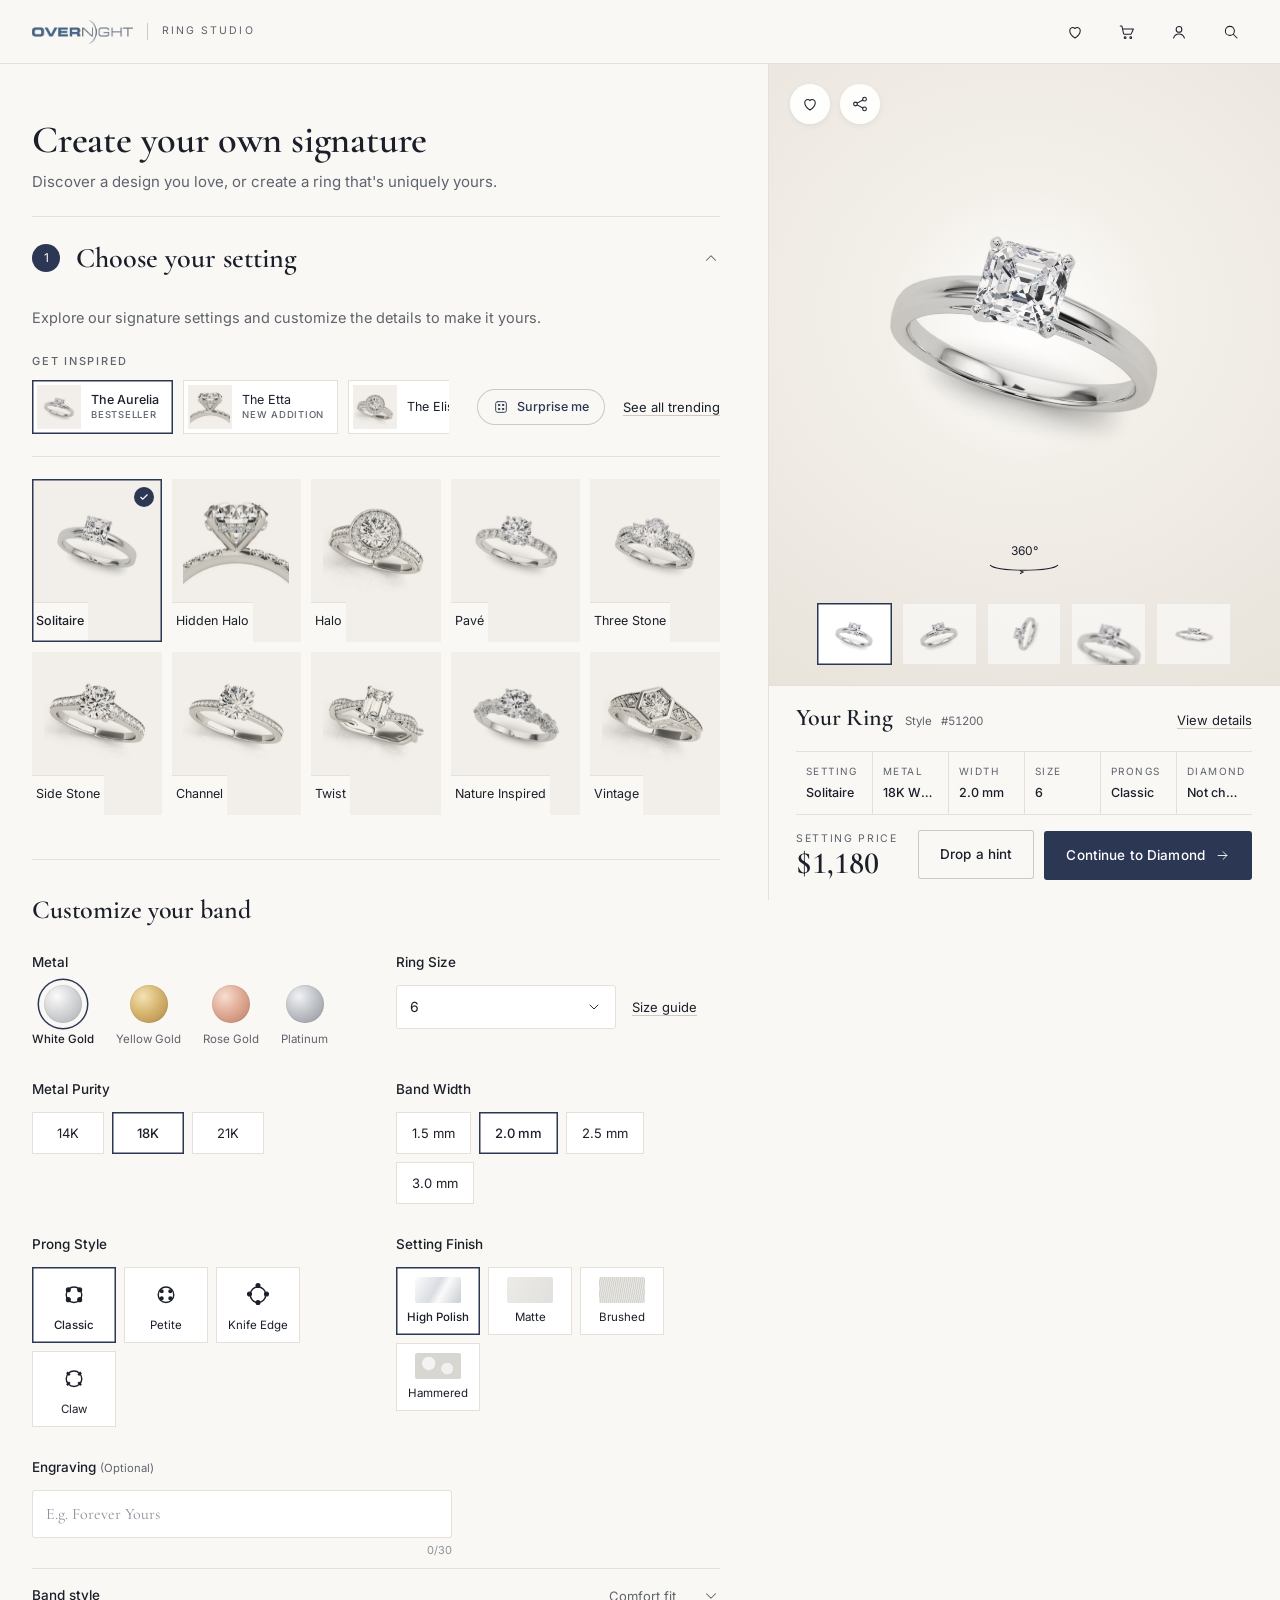
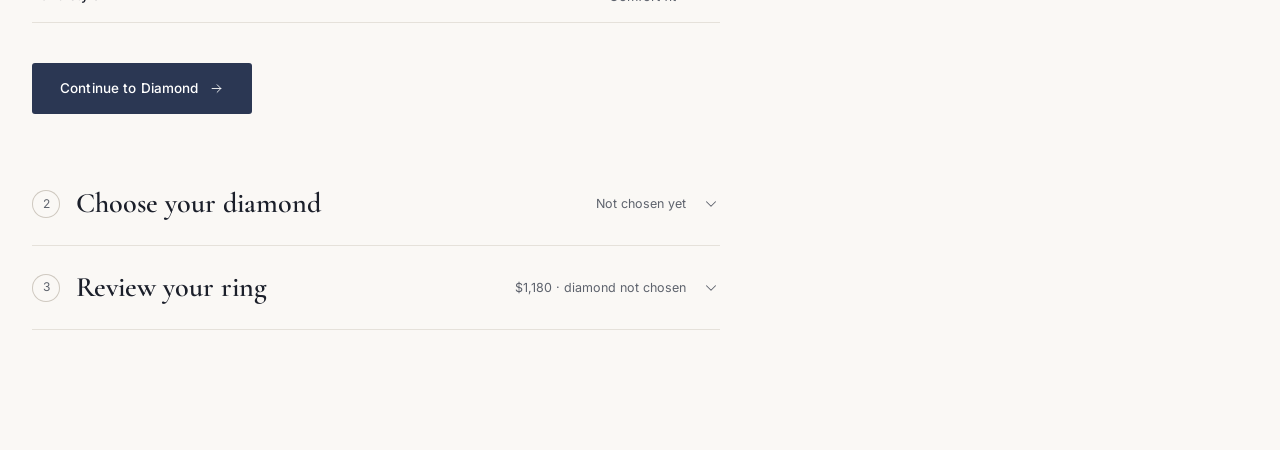
<file: v2/studioguided.html>
<!doctype html>
<meta charset="utf-8">
<meta name="viewport" content="width=device-width, initial-scale=1, viewport-fit=cover">
<title>Ring Studio Guided</title>
<link rel="preconnect" href="https://fonts.googleapis.com">
<link rel="stylesheet" href="https://fonts.googleapis.com/css2?family=Cormorant+Garamond:ital,wght@0,500;0,600;1,500&family=Inter:wght@300;400;500;600&display=swap">
<style>
/* Layout: header → trending + build-your-own → three steps (Setting with customize, Diamond, Review) beside a hover-reveal stepper rail.
   Right: sticky canvas (photo stage with views, then a "Your Ring" panel with price and step CTA), collapsible to a floating summary.
   Type: Cormorant Garamond for display and prices, Inter for interface text. Accent: the Overnight navy. */
:root{
  color-scheme:light;
  --bg:#faf8f5; --white:#ffffff; --card:#f2efea; --card-2:#ebe7e0; --hair:#e5e1da; --hair-2:#cfc9c0;
  --ink:#1b1f2a; --soft:#5e636d; --faint:#8d9199;
  --accent:#2b3753; --accent-2:#4a5a77; --accent-soft:#e9ecf2; --fall:#2e6e4c; --rise:#9a4a33;
  --gold:#2b3753; --gold-soft:#e9ecf2; --pearl:#f2efea; --graphite:#1b1f2a; --btn-ink:#fff;
  --serif:"Cormorant Garamond", Garamond, "Times New Roman", serif;
  --sans:"Inter", "Helvetica Neue", Arial, sans-serif;
  --cw:0px; --f:1;
}
*{box-sizing:border-box}
[hidden]{display:none!important}
html{background:var(--bg)}
body{margin:0;background:var(--bg);color:var(--ink);font-family:var(--sans);font-size:14px;line-height:1.55;-webkit-font-smoothing:antialiased}
button{font:inherit;color:inherit;cursor:pointer;background:none;border:0;padding:0;text-align:inherit}
input,select{font:inherit;color:inherit}
:focus-visible{outline:1.5px solid var(--accent);outline-offset:3px}
.num{font-variant-numeric:lining-nums tabular-nums}
svg.ic{width:18px;height:18px;fill:none;stroke:currentColor;stroke-width:1.4;stroke-linecap:round;stroke-linejoin:round;flex:none}
h1,h2,h3{font-family:var(--serif);font-weight:600;margin:0;letter-spacing:-.005em;font-variant-numeric:lining-nums;text-wrap:balance}
.eyebrow{font-size:11px;letter-spacing:.16em;text-transform:uppercase;color:var(--soft);font-weight:500}
.link{font-size:13px;color:var(--ink);text-decoration:underline;text-underline-offset:3px;text-decoration-color:var(--hair-2)}
.link:hover{text-decoration-color:var(--ink)}
.btn{display:inline-flex;align-items:center;justify-content:center;gap:10px;background:var(--accent);color:#fff;padding:15px 28px;font-size:13.5px;font-weight:500;letter-spacing:.01em;border-radius:3px;transition:background .25s}
.btn:hover{background:var(--accent-2)}
.btn.ghost{background:transparent;color:var(--ink);box-shadow:inset 0 0 0 1px var(--hair-2)}
.btn.ghost:hover{box-shadow:inset 0 0 0 1px var(--ink);background:transparent}
.btn svg.ic{width:15px;height:15px}

/* header */
header.top{position:sticky;top:0;z-index:30;display:grid;grid-template-columns:1fr auto 1fr;align-items:center;gap:16px;height:64px;padding:0 max(32px,env(safe-area-inset-right,0px)) 0 max(32px,env(safe-area-inset-left,0px));background:rgba(250,248,245,.94);backdrop-filter:blur(8px);border-bottom:1px solid var(--hair)}
.brand{display:flex;align-items:center;gap:14px}
.brand img{height:24px;width:auto;display:block}
.brand span{font-size:10.5px;letter-spacing:.2em;text-transform:uppercase;color:var(--soft);padding-left:14px;border-left:1px solid var(--hair-2);white-space:nowrap}
.hnav{display:flex;gap:40px;font-size:13px}
.hnav button{color:var(--ink);opacity:.85}
.hnav button:hover{opacity:1}
.hicons{justify-self:end;display:flex;gap:18px;align-items:center}
.hicons button{position:relative;display:grid;place-items:center;width:34px;height:34px}
.hicons .cnt{position:absolute;top:2px;right:0;min-width:16px;height:16px;padding:0 4px;border-radius:999px;background:var(--accent);color:#fff;font-size:10px;display:grid;place-items:center}
@media (max-width:760px){.hnav{display:none}.brand span{display:none}header.top{grid-template-columns:1fr auto}}

/* page layout: stepper rail | flow | canvas */
.layout{display:grid;grid-template-columns:minmax(0,1fr) var(--cw);transition:grid-template-columns .6s cubic-bezier(.6,.05,.25,1)}
body.is-open{--cw:40vw}
.flow{min-width:0;padding:0 48px 120px 32px}
.sec{padding-top:64px}
.sh{display:flex;flex-direction:column;gap:10px;margin-bottom:28px}
.sh h2{font-size:clamp(34px,3vw,46px);line-height:1.05}
.sh p{margin:0;color:var(--soft);font-size:15px;max-width:58ch}
.sub{margin-top:44px;padding-top:36px;border-top:1px solid var(--hair)}
.sub h3{font-size:26px;line-height:1.1}
.sub > p{margin:6px 0 0;color:var(--soft)}

/* trending + build your own */
.plist{display:grid;grid-template-columns:repeat(4,minmax(0,1fr));gap:22px 16px}
body.is-open .plist{grid-template-columns:repeat(4,minmax(0,1fr))}
.trend-h{display:flex;justify-content:space-between;align-items:center;gap:12px;margin-bottom:14px}
.surprise{display:inline-flex;align-items:center;gap:8px;padding:8px 16px;border-radius:999px;font-size:12.5px;font-weight:500;color:var(--accent);box-shadow:inset 0 0 0 1px var(--hair-2);transition:box-shadow .2s,background .2s}
.surprise:hover{box-shadow:inset 0 0 0 1px var(--accent);background:var(--white)}
.surprise svg.ic{width:16px;height:16px;transition:transform .5s}
.surprise:hover svg.ic{transform:rotate(90deg)}
.ttag{position:absolute;top:10px;left:10px;z-index:2;background:var(--white);color:var(--ink);font-size:10.5px;letter-spacing:.08em;text-transform:uppercase;font-weight:500;padding:4px 10px;border-radius:999px;box-shadow:0 0 0 1px var(--hair);pointer-events:none}
@media (max-width:1100px){.plist,body.is-open .plist{grid-template-columns:repeat(2,minmax(0,1fr))}}
.prod{display:flex;flex-direction:column;gap:8px;min-width:0}
.prod .tile{position:relative;aspect-ratio:1;background:var(--card);display:grid;place-items:center;overflow:hidden;transition:box-shadow .25s}
.prod .tile img{width:84%;height:84%;object-fit:contain;mix-blend-mode:multiply;transition:transform .7s cubic-bezier(.2,.7,.2,1)}
.prod:hover .tile img{transform:scale(1.05)}
.prod.sel .tile{box-shadow:inset 0 0 0 1.5px var(--accent)}
.prod .open{position:absolute;inset:0;z-index:1}
.prod .heart{position:absolute;top:10px;right:10px;z-index:2;color:var(--ink)}
.prod .heart[aria-pressed="true"] svg{fill:currentColor}
.prod .hcz{position:absolute;left:50%;bottom:12px;z-index:2;transform:translate(-50%,6px);opacity:0;pointer-events:none;background:rgba(255,255,255,.8);backdrop-filter:blur(6px);padding:6px 14px;border-radius:999px;font-size:12px;box-shadow:0 0 0 1px rgba(27,31,42,.08);transition:opacity .3s,transform .3s;white-space:nowrap}
.prod:hover .hcz{opacity:1;transform:translate(-50%,0)}
@media (hover:none){.prod .hcz{opacity:1;transform:translate(-50%,0)}}
.ctag{position:absolute;top:10px;left:10px;z-index:2;background:var(--accent);color:#fff;font-size:11px;padding:4px 10px;border-radius:999px;pointer-events:none}
.prod b{font-family:var(--serif);font-weight:600;font-size:18px;line-height:1.2;margin-top:4px}
.prod small{color:var(--soft);font-size:12.5px;margin-top:-4px}
.more{display:flex;justify-content:center;margin-top:22px}
.tstrip{display:flex;align-items:center;gap:16px 28px;flex-wrap:wrap;padding:0 0 22px;margin-bottom:22px;border-bottom:1px solid var(--hair)}
.tstrip>.eyebrow{flex-basis:100%;margin-bottom:-6px}
.tsl{display:flex;gap:10px;flex:1;min-width:0;flex-wrap:nowrap;overflow:hidden}
.tsi{flex:none;white-space:nowrap}
body.is-open .tsi:nth-child(4){display:none}
@media (max-width:1100px){.tsi:nth-child(4){display:none}}
.tsi{display:flex;align-items:center;gap:10px;padding:5px 14px 5px 5px;background:var(--white);box-shadow:inset 0 0 0 1px var(--hair);font-size:12.5px;transition:box-shadow .2s}
.tsi:hover{box-shadow:inset 0 0 0 1px var(--hair-2)}
.tsi[aria-pressed="true"]{box-shadow:inset 0 0 0 1.5px var(--accent);font-weight:500}
.tsi span{width:44px;height:44px;background:var(--card);display:grid;place-items:center}
.tsi img{width:90%;height:90%;object-fit:contain;mix-blend-mode:multiply}
.tsi em{font-style:normal;display:flex;flex-direction:column;align-items:flex-start;gap:3px;line-height:1.15}
.tsi i{font-style:normal;font-size:9.5px;letter-spacing:.08em;text-transform:uppercase;font-weight:500;color:var(--soft)}
.tsa{display:flex;align-items:center;gap:18px}
.trm-d{width:min(1080px,100%)}
.trm-p{margin:-8px 0 24px;color:var(--soft);font-size:14px}

/* stepper rail: visible on hover of the left edge, current step always hinted */
.stepper{position:fixed;left:0;top:64px;bottom:0;width:116px;z-index:20;display:flex;align-items:center;padding-left:28px}
.stepper.off{pointer-events:none}
.stepper ol{list-style:none;margin:0 0 0 -14px;padding:8px 22px 8px 14px;display:flex;flex-direction:column;pointer-events:auto;border-radius:4px;transition:background .3s,box-shadow .3s}
.stepper:hover ol,.stepper:focus-within ol{background:rgba(250,248,245,.97);box-shadow:0 18px 40px -24px rgba(27,31,42,.35),0 0 0 1px var(--hair)}
.stepper li{position:relative;display:flex;align-items:center;gap:14px;height:76px}
.stepper li+li::before{content:"";position:absolute;left:11px;top:-52px;height:52px;width:1px;background:var(--hair-2);transition:opacity .3s}
.stepper li.done+li::before,.stepper li.done::after{background:var(--accent)}
.stepper .dot{width:23px;height:23px;border-radius:50%;display:grid;place-items:center;box-shadow:inset 0 0 0 1px var(--hair-2);background:var(--bg);font-size:10.5px;color:var(--faint);flex:none;transition:all .3s}
.stepper li.cur .dot{box-shadow:inset 0 0 0 1.5px var(--accent);background:var(--bg)}
.stepper li.cur .dot::after{content:"";width:9px;height:9px;border-radius:50%;background:var(--accent)}
.stepper li.cur .dot span{display:none}
.stepper li.done .dot{background:var(--accent);box-shadow:none;color:#fff}
.stepper button{font-size:13px;color:var(--soft);white-space:nowrap;transition:opacity .3s,transform .3s,color .2s}
.stepper li.cur button{color:var(--ink);font-weight:500}
.stepper button:hover{color:var(--ink)}
/* resting state: only the current dot shows; hovering the rail reveals the full stepper */
.stepper:not(:hover):not(:focus-within) li:not(.cur){opacity:0}
.stepper:not(:hover):not(:focus-within) li+li::before{opacity:0}
.stepper:not(:hover):not(:focus-within) button{opacity:0;transform:translateX(-6px)}
.stepper li{transition:opacity .3s}
.stepper.off{opacity:0;pointer-events:none}
.stepper{transition:opacity .4s}
@media (max-width:1100px){.stepper{display:none}}


/* setting tiles */
.styles{display:grid;grid-template-columns:repeat(5,minmax(0,1fr));gap:10px}
@media (max-width:640px){.styles{grid-template-columns:repeat(3,minmax(0,1fr))}}
.scard{position:relative;display:flex;flex-direction:column;background:var(--card);text-align:center;transition:box-shadow .25s}
.scard .im{aspect-ratio:1.05;display:grid;place-items:center}
.scard .im img{width:86%;height:86%;object-fit:contain;mix-blend-mode:multiply}
.scard b{font-weight:400;font-size:12.5px;padding:9px 4px 11px;background:var(--bg);box-shadow:inset 0 1px 0 var(--hair)}
.scard::after{content:"";position:absolute;inset:0;pointer-events:none;transition:box-shadow .25s}
.scard:hover::after{box-shadow:inset 0 0 0 1px var(--hair-2)}
.scard[aria-pressed="true"]::after{box-shadow:inset 0 0 0 1.5px var(--accent)}
.scard[aria-pressed="true"] b{font-weight:500}
.check{position:absolute;z-index:1;top:8px;right:8px;width:20px;height:20px;border-radius:50%;background:var(--accent);display:grid;place-items:center}
.check svg{width:12px;height:12px;stroke:#fff;stroke-width:2.4;fill:none}

/* field grid */
.fgrid{display:grid;grid-template-columns:minmax(0,1fr) minmax(0,1fr);gap:30px 40px;margin-top:28px}
@media (max-width:760px){.fgrid{grid-template-columns:1fr}}
.field{display:flex;flex-direction:column;gap:12px;min-width:0}
.field.full{grid-column:1 / -1}
.field>label,.field>.lab{font-size:13.5px;font-weight:500;color:var(--ink)}
.field>.lab small,.field>label small{font-weight:400;color:var(--soft)}
.metals{display:flex;gap:22px;flex-wrap:wrap}
.metal{display:flex;flex-direction:column;align-items:center;gap:8px;font-size:11.5px;color:var(--soft)}
.metal i{width:38px;height:38px;border-radius:50%;position:relative;box-shadow:inset 0 0 0 1px rgba(0,0,0,.06)}
.metal[aria-pressed="true"]{color:var(--ink);font-weight:500}
.metal[aria-pressed="true"] i::after{content:"";position:absolute;inset:-5px;border-radius:50%;box-shadow:0 0 0 1.5px var(--accent)}
.segs{display:flex;gap:8px;flex-wrap:wrap}
.seg{min-width:72px;padding:11px 16px;text-align:center;font-size:13px;background:var(--white);box-shadow:inset 0 0 0 1px var(--hair);transition:box-shadow .2s;border-radius:0}
.seg:hover{box-shadow:inset 0 0 0 1px var(--hair-2)}
.seg[aria-pressed="true"]{box-shadow:inset 0 0 0 1.5px var(--accent);font-weight:500}
.seg:disabled{opacity:.4;cursor:not-allowed}
.seg small{display:block;font-size:11px;color:var(--soft);font-weight:400}
.sizerow{display:flex;gap:16px;align-items:center}
.sizerow select{flex:1;max-width:220px;padding:11px 40px 11px 14px;border:0;border-radius:3px;-webkit-appearance:none;appearance:none;cursor:pointer;background:var(--white) url("data:image/svg+xml,%3Csvg xmlns='http://www.w3.org/2000/svg' viewBox='0 0 24 24' fill='none' stroke='%231b1f2a' stroke-width='1.4' stroke-linecap='round' stroke-linejoin='round'%3E%3Cpath d='m6 9 6 6 6-6'/%3E%3C/svg%3E") no-repeat right 14px center/16px;box-shadow:inset 0 0 0 1px var(--hair)}
.sizerow select:hover{box-shadow:inset 0 0 0 1px var(--hair-2)}
.tiles{display:flex;gap:8px;flex-wrap:wrap}
.tile2{width:84px;padding:10px 4px 8px;display:flex;flex-direction:column;align-items:center;gap:6px;background:var(--white);box-shadow:inset 0 0 0 1px var(--hair);font-size:11.5px;border-radius:0;transition:box-shadow .2s}
.tile2 svg{width:34px;height:34px}
.tile2 .sw{width:46px;height:26px;border-radius:2px}
.tile2:hover{box-shadow:inset 0 0 0 1px var(--hair-2)}
.tile2[aria-pressed="true"]{box-shadow:inset 0 0 0 1.5px var(--accent);font-weight:500}
.engr{position:relative;max-width:420px}
.engr input{width:100%;padding:12px 14px;border:0;border-radius:3px;background:var(--white);box-shadow:inset 0 0 0 1px var(--hair);font-family:var(--serif);font-size:16px}
.engr input::placeholder{color:var(--faint)}
.engr small{position:absolute;right:0;top:calc(100% + 4px);font-size:11px;color:var(--faint)}
.stepcta{margin-top:40px}

/* collapsible extra options */
details.more-opts{margin-top:30px;border-top:1px solid var(--hair);border-bottom:1px solid var(--hair)}
details.more-opts summary{list-style:none;display:flex;justify-content:space-between;align-items:center;gap:12px;padding:16px 0;cursor:pointer;font-size:13.5px;font-weight:500}
details.more-opts summary::-webkit-details-marker{display:none}
details.more-opts summary span{font-weight:400;color:var(--soft);margin-left:auto;margin-right:14px;font-size:13px}
details.more-opts summary svg{transition:transform .25s;color:var(--soft)}
details.more-opts[open] summary svg{transform:rotate(180deg)}
details.more-opts .inner{padding:4px 0 22px;display:flex;flex-direction:column;gap:22px}

/* diamond */
.otabs{display:inline-flex;padding:3px;border-radius:999px;background:var(--card);align-self:flex-start}
.otab{padding:9px 20px;border-radius:999px;font-size:13px;color:var(--soft)}
.otab[aria-selected="true"]{background:var(--white);color:var(--ink);font-weight:500;box-shadow:0 1px 4px rgba(27,31,42,.08),inset 0 0 0 1px var(--accent)}
.odesc{margin:2px 0 0;font-size:12.5px;color:var(--soft)}
.dshapes{display:grid;grid-template-columns:repeat(8,minmax(0,1fr));gap:8px}
@media (max-width:1300px){.dshapes{grid-template-columns:repeat(4,minmax(0,1fr))}}
.dsh{display:flex;flex-direction:column;align-items:center;gap:6px;padding:12px 4px 9px;background:var(--white);box-shadow:inset 0 0 0 1px var(--hair);font-size:11.5px;border-radius:0;transition:box-shadow .2s}
.dsh:hover{box-shadow:inset 0 0 0 1px var(--hair-2)}
.dsh svg{width:34px;height:34px;color:var(--soft)}
.dsh[aria-pressed="true"]{box-shadow:inset 0 0 0 1.5px var(--accent);font-weight:500}
.dsh[aria-pressed="true"] svg{color:var(--accent)}
.dual{position:relative;height:24px;--a:0%;--b:100%}
.dual::before{content:"";position:absolute;left:0;right:0;top:11px;height:2px;border-radius:2px;background:linear-gradient(to right,var(--hair-2) 0 var(--a),var(--accent) var(--a) var(--b),var(--hair-2) var(--b) 100%)}
.dual input{position:absolute;inset:0;width:100%;pointer-events:none;background:none;-webkit-appearance:none;appearance:none;margin:0}
.dual input::-webkit-slider-runnable-track{background:none;height:24px}
.dual input::-moz-range-track{background:none}
.dual input::-webkit-slider-thumb{pointer-events:auto;-webkit-appearance:none;width:18px;height:18px;margin-top:3px;border-radius:50%;background:var(--accent);border:3px solid #fff;box-shadow:0 0 0 1px var(--accent),0 2px 6px rgba(0,0,0,.12);cursor:pointer}
.dual input::-moz-range-thumb{pointer-events:auto;width:12px;height:12px;border-radius:50%;background:var(--accent);border:3px solid #fff;box-shadow:0 0 0 1px var(--accent);cursor:pointer}
.vals{display:flex;justify-content:space-between;font-size:12.5px;color:var(--soft);margin-top:4px}
.grades{display:flex;flex-wrap:wrap;gap:6px}
.grade{min-width:44px;padding:8px 10px;text-align:center;font-size:12.5px;background:var(--white);box-shadow:inset 0 0 0 1px var(--hair);border-radius:3px}
.grade[aria-pressed="true"]{box-shadow:inset 0 0 0 1.5px var(--accent);font-weight:500}
.dlist{margin-top:30px}
.dlhead{display:flex;justify-content:space-between;align-items:baseline;gap:12px;margin-bottom:10px}
.dlhead b{font-size:13.5px;font-weight:500}
.dlhead span{font-size:12.5px;color:var(--soft)}
.drow,.dcols{display:grid;grid-template-columns:34px 1.4fr .5fr .6fr .8fr .8fr 24px;gap:12px;align-items:center;width:100%;padding:14px 12px;font-size:13.5px;text-align:left}
.dcols{padding-block:10px;font-size:11px;letter-spacing:.08em;text-transform:uppercase;color:var(--faint);border-bottom:1px solid var(--hair)}
.dcols span:nth-last-child(2){text-align:right}
.drow{position:relative;border-bottom:1px solid var(--hair);transition:background .2s,box-shadow .2s}
.drow:hover{background:var(--card)}
.drow[aria-pressed="true"]{background:var(--accent-soft);box-shadow:inset 0 0 0 1.5px var(--accent);border-bottom-color:transparent;font-weight:500}
.drow[aria-pressed="true"] svg{color:var(--accent)}
.drow .rk{width:20px;height:20px;border-radius:50%;box-shadow:inset 0 0 0 1px var(--hair-2);display:grid;place-items:center;justify-self:end}
.drow[aria-pressed="true"] .rk{background:var(--accent);box-shadow:none}
.drow .rk svg{width:11px;height:11px;stroke:#fff;stroke-width:2.4;fill:none;color:#fff}
.drow>svg{width:24px;height:24px;color:var(--soft)}
.drow .tag{display:block;font-size:11.5px;color:var(--faint)}
.drow .pr{text-align:right;font-weight:500}
@media (max-width:720px){.drow,.dcols{grid-template-columns:30px 1fr auto 20px}.drow .hm,.dcols .hm{display:none}}
.qwrap{display:inline-flex;flex-direction:column;align-self:flex-start}
.qscale{display:flex;justify-content:space-between;gap:16px;font-size:11px;color:var(--faint);margin-top:6px;padding-top:6px;border-top:1px solid var(--hair)}
.qhint{margin:0;font-size:12.5px;color:var(--soft)}
.qhint b{color:var(--ink);font-weight:500}

/* review */
.review{display:grid;grid-template-columns:minmax(0,1.4fr) minmax(0,1fr);gap:28px 48px;align-items:start}
body.is-open .review{grid-template-columns:1fr}
@media (max-width:1000px){.review{grid-template-columns:1fr}}
.rv-row{display:grid;grid-template-columns:120px minmax(0,1fr) auto;gap:16px;align-items:baseline;padding:13px 0;border-bottom:1px solid var(--hair);font-size:13.5px}
.rv-row dt{color:var(--soft)}
.rv-row dd{margin:0}
.rv-row button{font-size:12.5px}
.rv-sum{background:var(--card);padding:26px;display:flex;flex-direction:column;gap:10px}
.rv-line{display:flex;justify-content:space-between;font-size:13.5px;color:var(--soft)}
.rv-line .num{color:var(--ink)}
.rv-tot{border-top:1px solid var(--hair-2);padding-top:14px;margin:6px 0 10px;color:var(--ink);align-items:baseline}
.rv-tot .num{font-family:var(--serif);font-size:32px;font-weight:600}
.rv-sum .btn{width:100%}
body.is-open .stepsec .rv-img{display:none}
.rv-img{position:relative;aspect-ratio:1.35;margin:-26px -26px 10px;background:radial-gradient(90% 80% at 50% 45%,#f8f6f2,#ece8e1);display:grid;place-items:center;overflow:hidden}
.rv-img img{width:78%;height:78%;object-fit:contain;mix-blend-mode:multiply}
.rv-code{position:absolute;left:14px;bottom:12px;font-size:11.5px;color:var(--soft)}

/* ===== canvas ===== */
.canvas{position:sticky;top:64px;height:calc(100vh - 64px);height:calc(100dvh - 64px);min-width:0;overflow:hidden;background:var(--bg);border-left:1px solid var(--hair);opacity:0;transition:opacity .4s}
body.is-open .canvas{opacity:1}
.cv{position:absolute;top:0;right:0;bottom:0;width:40vw;display:flex;flex-direction:column}
.media{position:relative;flex:1;min-height:0;display:flex;flex-direction:column;background:radial-gradient(90% 70% at 50% 40%,#f7f4ef 0%,#efebe4 60%,#e8e3db 100%)}
.media .bar{position:absolute;top:20px;left:22px;right:22px;display:flex;justify-content:space-between;z-index:3}
.media .bar .r{display:flex;gap:10px}
.cbtn{width:40px;height:40px;border-radius:50%;background:rgba(255,255,255,.92);display:grid;place-items:center;box-shadow:0 2px 10px -4px rgba(27,31,42,.2);color:var(--ink);transition:transform .2s}
.cbtn:hover{transform:scale(1.05)}
.cbtn[aria-pressed="true"] svg{fill:currentColor}
.cbtn .vh{position:absolute;width:1px;height:1px;overflow:hidden;clip:rect(0 0 0 0)}
.stage{position:relative;flex:1;min-height:0;display:grid;place-items:center}
.stage::before{content:"";position:absolute;width:min(56%,40vh);aspect-ratio:1;border-radius:50%;background:radial-gradient(closest-side,rgba(255,255,255,.95),rgba(255,255,255,.4) 55%,rgba(255,255,255,0));filter:blur(8px)}
.stage .ring{position:relative;width:min(70%,48vh);aspect-ratio:1;transition:opacity .35s}
.stage .ring.swap{opacity:0}
.stage .ring img{width:100%;height:100%;object-fit:contain;mix-blend-mode:multiply;animation:float 6s ease-in-out infinite;transform:perspective(1200px) rotateY(var(--ry,0deg)) rotateX(var(--rx,0deg)) var(--vt,);transition:transform .35s cubic-bezier(.2,.7,.2,1),filter .4s}
.stage.turning .ring img{transition:transform .12s linear,filter .4s}
.stage.spinning .ring img{animation:sway 7s ease-in-out infinite,float 6s ease-in-out infinite}
@keyframes float{0%,100%{translate:0 0}50%{translate:0 -8px}}
@keyframes sway{0%,100%{transform:perspective(1200px) rotateY(-14deg)}50%{transform:perspective(1200px) rotateY(14deg)}}
.spin360{position:absolute;bottom:12px;left:50%;transform:translateX(-50%);display:flex;flex-direction:column;align-items:center;gap:0;font-size:12px;color:var(--ink);z-index:2}
.spin360 svg{width:74px;height:16px}
.spin360[aria-pressed="true"]{color:var(--accent)}
.hint{position:absolute;top:70px;left:50%;transform:translateX(-50%);font-size:11.5px;color:var(--soft);opacity:0;transition:opacity .3s;pointer-events:none;white-space:nowrap}
.stage:hover .hint{opacity:1}
.stage.turning .hint{opacity:0}
.thumbs{display:flex;justify-content:center;gap:10px;padding:14px 22px 20px}
.thumb{width:min(84px,16%);aspect-ratio:1.2;background:rgba(255,255,255,.55);display:grid;place-items:center;overflow:hidden;box-shadow:inset 0 0 0 1px rgba(27,31,42,.06);transition:box-shadow .2s}
.thumb img{width:80%;height:80%;object-fit:contain;mix-blend-mode:multiply}
.thumb[aria-pressed="true"]{box-shadow:inset 0 0 0 1.5px var(--accent);background:#fff}
.y img{filter:sepia(.4) saturate(1.3) hue-rotate(-6deg) brightness(1.04)}
.r img{filter:sepia(.28) saturate(1.15) hue-rotate(-20deg) brightness(1.05)}
.p img{filter:contrast(1.05) brightness(.98)}
.panel{display:flex;flex-direction:column;gap:16px;padding:20px 28px calc(20px + env(safe-area-inset-bottom,0px));background:var(--bg);border-top:1px solid var(--hair)}
.panel .ph{display:flex;justify-content:space-between;align-items:baseline;gap:12px}
.panel .pt{display:flex;align-items:baseline;gap:12px;min-width:0}
.panel h3{font-size:24px;line-height:1}
.panel .code{font-size:11.5px;color:var(--soft)}
/* key details in one horizontal row */
.keys{display:grid;grid-template-columns:repeat(6,minmax(0,1fr));margin:0;border-block:1px solid var(--hair)}
.keys div{padding:12px 10px;min-width:0}
.keys div+div{border-left:1px solid var(--hair)}
.keys dt{font-size:10px;letter-spacing:.14em;text-transform:uppercase;color:var(--soft);margin-bottom:3px}
.keys dd{margin:0;font-size:12.5px;font-weight:500;white-space:nowrap;overflow:hidden;text-overflow:ellipsis}
@media (max-width:1250px){.keys{grid-template-columns:repeat(3,minmax(0,1fr))}.keys div:nth-child(4){border-left:0}.keys div:nth-child(n+4){border-top:1px solid var(--hair)}}
/* total and actions close the canvas */
.pbar{display:flex;justify-content:space-between;align-items:center;gap:16px;flex-wrap:wrap}
.ptot{display:flex;flex-direction:column;gap:2px}
.panel .plab{font-size:10.5px;letter-spacing:.16em;text-transform:uppercase;color:var(--soft)}
.panel .price{font-family:var(--serif);font-weight:600;font-size:clamp(30px,2.4vw,38px);line-height:1}
.pacts{display:flex;gap:10px;align-items:center}
.pacts .btn{padding:14px 22px;white-space:nowrap}
.hintbtn{margin-top:0}

/* floating summary when the canvas is closed */
.pill{position:fixed;right:max(24px,env(safe-area-inset-right,0px));bottom:calc(24px + env(safe-area-inset-bottom,0px));z-index:40;display:flex;align-items:center;gap:14px;padding:8px 8px 8px 8px;background:var(--white);box-shadow:0 18px 40px -22px rgba(27,31,42,.45),0 0 0 1px var(--hair);border-radius:4px;opacity:0;transform:translateY(14px);pointer-events:none;transition:opacity .35s,transform .35s;max-width:calc(100% - 48px)}
body.is-closed .pill{opacity:1;transform:none;pointer-events:auto}
.pill .th{width:56px;height:56px;background:var(--card);display:grid;place-items:center;flex:none}
.pill .th img{width:88%;height:88%;object-fit:contain;mix-blend-mode:multiply}
.pill .tx{min-width:0;padding-right:6px}
.pill .tx b{display:block;font-family:var(--serif);font-weight:600;font-size:17px;line-height:1.15}
.pill .tx small{font-size:12px;color:var(--soft)}
.pill .open{background:var(--accent);color:#fff;padding:12px 18px;font-size:12.5px;font-weight:500;border-radius:3px;white-space:nowrap}

/* detail view */
.detail{position:fixed;inset:0;z-index:50;background:var(--bg);overflow:auto;clip-path:inset(0 0 0 calc(100% - var(--cw)));opacity:0;pointer-events:none;transition:clip-path .7s cubic-bezier(.6,.05,.25,1),opacity .2s .5s}
body.is-detail .detail{clip-path:inset(0);opacity:1;pointer-events:auto;transition:clip-path .7s cubic-bezier(.6,.05,.25,1),opacity .15s}
.dwrap{display:grid;grid-template-columns:minmax(0,1fr) minmax(0,1.1fr);min-height:100%}
.dinfo{padding:28px 56px 80px 40px;display:flex;flex-direction:column;gap:26px}
.dinfo h1{font-size:clamp(44px,4.4vw,64px);line-height:.95}
.dstage{position:sticky;top:0;height:100vh;background:radial-gradient(90% 70% at 50% 40%,#f7f4ef 0%,#efebe4 60%,#e8e3db 100%);display:grid;place-items:center}
.dstage img{width:min(70%,66vh);aspect-ratio:1;object-fit:contain;mix-blend-mode:multiply}
.dsec{border-top:1px solid var(--hair);padding-top:18px}
.dsec h3{font-family:var(--sans);font-size:11px;letter-spacing:.16em;text-transform:uppercase;color:var(--soft);font-weight:500;margin-bottom:12px}
.dsec .spec{display:grid;grid-template-columns:max-content minmax(0,1fr);gap:10px 32px;margin:0;font-size:13.5px}
.dsec .spec dt{color:var(--soft)}
.dsec .spec dd{margin:0;color:var(--ink)}
.perks{display:grid;grid-template-columns:repeat(3,minmax(0,1fr));border-block:1px solid var(--hair)}
.perks div{display:flex;flex-direction:column;align-items:center;gap:8px;padding:18px 8px;font-size:12px;color:var(--soft);text-align:center}
.perks div+div{border-left:1px solid var(--hair)}
.perks svg{width:22px;height:22px;color:var(--ink)}
@media (max-width:900px){.dwrap{grid-template-columns:1fr}.dstage{position:relative;height:56vh;order:-1}.dinfo{padding:24px 18px 80px}}

.toast{position:fixed;left:50%;transform:translateX(-50%);bottom:calc(26px + env(safe-area-inset-bottom,0px));background:var(--ink);color:#fff;padding:12px 20px;font-size:13px;z-index:70;max-width:calc(100% - 32px)}
.note{margin-top:96px;padding-top:16px;border-top:1px solid var(--hair);font-size:12px;color:var(--faint)}

/* compact step bar, attached under the header */
.bhead{padding:56px 0 0;border-bottom:1px solid var(--hair)}
.btitle{font-size:clamp(34px,3vw,46px);line-height:1.05;padding-bottom:10px}
.bsub{margin:0;padding-bottom:22px;color:var(--soft);font-size:15px;max-width:58ch;overflow:hidden;max-height:60px}
/* steps only appear once the headline shrinks, on the right of the compact title */
.tsteps{display:none}
/* compact bar: takes no space (negative margin), fades in once the headline has scrolled away */
.cbar{position:sticky;top:64px;z-index:15;height:60px;margin:0 -48px -60px -32px;padding:0 48px 0 32px;display:flex;align-items:center;justify-content:space-between;gap:24px;background:rgba(250,248,245,.96);backdrop-filter:blur(6px);border-bottom:1px solid var(--hair);opacity:0;transform:translateY(-6px);pointer-events:none;transition:opacity .25s,transform .25s}
.cbar.on{opacity:1;transform:none;pointer-events:auto}
.cbar-t{font-family:var(--serif);font-weight:600;font-size:24px;line-height:1.2;white-space:nowrap}
.cbar .tsteps{display:flex;align-items:center}
html{scroll-padding-top:132px}
.tsteps ol{list-style:none;margin:0;padding:0;display:flex;align-items:center;gap:10px}
.tsteps li{display:flex;align-items:center;gap:10px}
.tsteps li+li::before{content:"";width:28px;height:1px;background:var(--hair-2)}
.tsteps button{display:flex;align-items:center;gap:8px;font-size:12.5px;color:var(--soft)}
.tsteps b{width:20px;height:20px;border-radius:50%;display:grid;place-items:center;font-size:10.5px;font-weight:500;box-shadow:inset 0 0 0 1px var(--hair-2)}
.tsteps li.cur button{color:var(--ink);font-weight:500}
.tsteps li.done b{background:var(--accent-soft);box-shadow:none;color:var(--accent)}
.tsteps li.cur b{background:transparent;box-shadow:inset 0 0 0 1.5px var(--accent);color:var(--accent);font-weight:600}
/* collapsible steps: one open at a time by default */
.stepsec{padding-top:0}
.acc-h{width:100%;display:grid;grid-template-columns:auto auto minmax(0,1fr) auto;align-items:center;gap:16px;padding:26px 0;border-bottom:1px solid var(--hair);text-align:left}
.acc-n{width:28px;height:28px;border-radius:50%;display:grid;place-items:center;font-size:12px;box-shadow:inset 0 0 0 1px var(--hair-2);color:var(--soft)}
.stepsec.open .acc-n{background:var(--accent);color:#fff;box-shadow:none}
.acc-t{font-family:var(--serif);font-weight:600;font-size:clamp(26px,2.2vw,34px);line-height:1.1}
.acc-s{font-size:12.5px;color:var(--soft);white-space:nowrap;overflow:hidden;text-overflow:ellipsis;text-align:right}
.acc-h .chev{transition:transform .3s;color:var(--soft)}
.stepsec.open .acc-h .chev{transform:rotate(180deg)}
.stepsec.open .acc-s{opacity:0}
.stepsec:not(.open) .acc-b{display:none}
.stepsec.open .acc-h{border-bottom-color:transparent;padding-bottom:10px}
.acc-b{padding:22px 0 48px;animation:accIn .35s ease}
@keyframes accIn{from{opacity:0;transform:translateY(-6px)}to{opacity:1;transform:none}}
.acc-p{margin:0 0 24px;color:var(--soft);font-size:14.5px}
/* review popup */
.rvm{position:fixed;inset:0;z-index:60;display:grid;place-items:center;padding:24px}
.rvm-scrim{position:absolute;inset:0;background:rgba(27,31,42,.32)}
.rvm-d{position:relative;width:min(920px,100%);max-height:88vh;overflow:auto;background:var(--bg);padding:30px 34px 34px;box-shadow:0 40px 80px -30px rgba(27,31,42,.5);animation:accIn .3s ease}
.rvm-h{display:flex;justify-content:space-between;align-items:flex-start;gap:16px;margin-bottom:20px}
.rvm-h h2{font-size:34px;margin-top:6px}
.hintbtn{margin-top:-2px}

/* small screens */
@media (max-width:900px){
  .layout{display:flex;flex-direction:column-reverse}
  .canvas{position:sticky;top:64px;height:62vh;z-index:5;border-left:0}
  body:not(.is-open) .canvas{display:none}
  .cv{width:auto;left:0}
  .panel{display:none}
  .flow{padding:0 18px 110px}
  .cbar{margin:0 -18px -60px;padding-inline:18px}
  .cbar-t{font-size:20px}
  .acc-s{display:none}
}
@media (prefers-reduced-motion:reduce){*{transition:none!important;animation:none!important}}

/* kept from the previous build: saved-design compare panel and style code */
.cscrim{position:fixed;inset:0;background:rgba(27,31,39,.28);z-index:60}
.compare{position:fixed;top:0;right:0;bottom:0;width:min(980px,100%);z-index:61;background:var(--white);overflow:auto;box-shadow:-24px 0 60px -30px rgba(27,31,39,.5);padding:calc(28px + env(safe-area-inset-top,0px)) max(30px,env(safe-area-inset-right,0px)) 40px 30px;display:flex;flex-direction:column;gap:22px;animation:slidein .45s cubic-bezier(.2,.7,.2,1)}
@keyframes slidein{from{transform:translateX(40px);opacity:0}to{transform:none;opacity:1}}
.compare .hd{display:flex;justify-content:space-between;align-items:flex-start;gap:16px}
.compare h2{font-size:clamp(28px,2.4vw,36px);font-family:var(--display);font-weight:500;line-height:1.05}
.compare .hd p{margin:6px 0 0;color:var(--soft)}
.cmpgrid{overflow-x:auto}
.cmpgrid table{border-collapse:collapse;width:100%;min-width:640px}
.cmpgrid th,.cmpgrid td{text-align:left;vertical-align:top;padding:12px 14px;border-bottom:1px solid var(--hair);font-size:14px}
.cmpgrid tbody th{color:var(--soft);font-weight:300;width:110px;padding-left:0}
.cmpgrid thead th{font-weight:300;border-bottom:0}
.cmpgrid thead th:first-child{padding-left:0}
.cmpgrid .ph{aspect-ratio:1;max-width:190px;background:var(--card);border-radius:0;display:grid;place-items:center;margin-bottom:10px}
.cmpgrid .ph img{width:86%;height:86%;object-fit:contain;mix-blend-mode:multiply}
.cmpgrid .nm{font-family:var(--serif);font-size:15px;font-weight:500;display:block}
.cmpgrid .cur{font-size:11.5px;color:var(--gold)}
.cmpgrid .acts{display:flex;gap:14px;margin-top:8px;font-size:13px}
.cmpgrid .acts button{color:var(--soft);border-bottom:1px solid var(--hair-2)}
.cmpgrid .acts button:hover{color:var(--ink);border-color:var(--ink)}
.cmpgrid td.diff{background:var(--gold-soft)}
.cmpgrid tr.total td{font-size:16px}
.cmpgrid .best{display:block;font-size:12px;color:var(--fall)}
.cempty{padding:40px 0;color:var(--soft);max-width:46ch}
.code{display:inline-flex;align-items:center;gap:6px}
.code .pre{font:inherit;font-size:1em;letter-spacing:0;text-transform:none;color:inherit;margin-right:.25em}
.code .cp{display:inline-grid;place-items:center;width:26px;height:26px;border-radius:50%;opacity:0;transition:opacity .2s,background .2s;color:inherit}
.code .cp .ic{width:15px;height:15px}
.code:hover .cp,.prod:hover .cp,.code .cp:focus-visible{opacity:.75}
.code .cp:hover{opacity:1;background:rgba(0,0,0,.05)}
.compare h2{font-family:var(--serif)}
.cmpgrid td.diff{background:var(--accent-soft)}
</style>

<svg width="0" height="0" style="position:absolute" aria-hidden="true">
  <symbol id="i-dice" viewBox="0 0 24 24"><rect x="4" y="4" width="16" height="16" rx="3"/><circle cx="9" cy="9" r="1.1" fill="currentColor"/><circle cx="15" cy="15" r="1.1" fill="currentColor"/><circle cx="15" cy="9" r="1.1" fill="currentColor"/><circle cx="9" cy="15" r="1.1" fill="currentColor"/></symbol>
  <symbol id="i-heart" viewBox="0 0 24 24"><path d="M12 20s-7-4.4-7-10a4 4 0 0 1 7-2.6A4 4 0 0 1 19 10c0 5.6-7 10-7 10z"/></symbol>
  <symbol id="i-share" viewBox="0 0 24 24"><circle cx="18" cy="5.5" r="2.5"/><circle cx="6" cy="12" r="2.5"/><circle cx="18" cy="18.5" r="2.5"/><path d="m8.2 10.8 7.6-4.1M8.2 13.2l7.6 4.1"/></symbol>
  <symbol id="i-collapse" viewBox="0 0 24 24"><rect x="3" y="4.5" width="18" height="15" rx="2"/><path d="M14.5 4.5v15M7.5 9.5 10 12l-2.5 2.5"/></symbol>
  <symbol id="i-arrow" viewBox="0 0 24 24"><path d="M5 12h14M13 6l6 6-6 6"/></symbol>
  <symbol id="i-back" viewBox="0 0 24 24"><path d="M19 12H5M11 6l-6 6 6 6"/></symbol>
  <symbol id="i-chev" viewBox="0 0 24 24"><path d="m6 9 6 6 6-6"/></symbol>
  <symbol id="i-check" viewBox="0 0 24 24"><path d="m5 12 4.5 4.5L19 7"/></symbol>
  <symbol id="i-copy" viewBox="0 0 24 24"><rect x="8" y="8" width="11" height="11" rx="1.5"/><path d="M5 15V6a1 1 0 0 1 1-1h9"/></symbol>
  <symbol id="i-truck" viewBox="0 0 24 24"><path d="M3 7h11v9H3zM14 10h4l3 3v3h-7z"/><circle cx="7" cy="17.5" r="1.6"/><circle cx="17" cy="17.5" r="1.6"/></symbol>
  <symbol id="i-return" viewBox="0 0 24 24"><path d="M12 3l8 4.5v9L12 21l-8-4.5v-9z"/><path d="m9 12 2 2 4-4"/></symbol>
  <symbol id="i-shield" viewBox="0 0 24 24"><path d="M12 3l7 3v6c0 4.5-3 7.5-7 9-4-1.5-7-4.5-7-9V6z"/><path d="m9 12 2 2 4-4"/></symbol>
  <symbol id="i-expand" viewBox="0 0 24 24"><path d="M14 4h6v6M10 20H4v-6M20 4l-7 7M4 20l7-7"/></symbol>
  <symbol id="i-cart" viewBox="0 0 24 24"><path d="M3 4h2.2l2.2 10.2a1 1 0 0 0 1 .8h8.4a1 1 0 0 0 1-.8L20.5 8H6.4"/><circle cx="9.5" cy="19.5" r="1.2"/><circle cx="17" cy="19.5" r="1.2"/></symbol>
  <symbol id="i-user" viewBox="0 0 24 24"><circle cx="12" cy="8.5" r="3.8"/><path d="M4.8 20c1.2-3.6 3.9-5.4 7.2-5.4s6 1.8 7.2 5.4"/></symbol>
  <symbol id="i-search" viewBox="0 0 24 24"><circle cx="10.5" cy="10.5" r="6"/><path d="m15 15 5 5"/></symbol>
</svg>

<header class="top">
  <div class="brand"><img src="assets/overnight-logo.png" alt="Overnight" width="190" height="45"><span>Ring Studio</span></div>
  <span class="hnav" aria-hidden="true"></span>
  <div class="hicons"><button data-compare aria-label="Saved designs"><svg class="ic"><use href="#i-heart"/></svg><span class="cnt num" id="savedCnt" hidden></span></button><button data-info="Your cart is empty" aria-label="Cart"><svg class="ic"><use href="#i-cart"/></svg></button><button data-info="Account sign-in isn't set up yet" aria-label="Account"><svg class="ic"><use href="#i-user"/></svg></button><button data-info="Search isn't set up yet" aria-label="Search"><svg class="ic"><use href="#i-search"/></svg></button></div>
</header>


<div class="layout">
  <main class="flow" id="flow">


    <div class="bhead" id="sBuild"><h1 class="btitle">Create your own signature</h1><p class="bsub">Discover a design you love, or create a ring that's uniquely yours.</p></div>
    <div class="cbar" id="cbar"><span class="cbar-t">Create your own signature</span>
    <nav class="tsteps" id="tsteps" aria-label="Steps">
      <ol><li data-i="1"><button data-acc="sB"><b>1</b>Setting</button></li><li data-i="2"><button data-acc="sD"><b>2</b>Diamond</button></li><li data-i="3"><button data-acc="sE"><b>3</b>Review</button></li></ol>
    </nav></div>
    <section class="sec stepsec" id="sB" data-step="1">
      <button class="acc-h" data-acc="sB" aria-expanded="true"><span class="acc-n">1</span><span class="acc-t">Choose your setting</span><span class="acc-s" id="accB"></span><svg class="ic chev"><use href="#i-chev"/></svg></button><div class="acc-b"><p class="acc-p">Explore our signature settings and customize the details to make it yours.</p>
      
      <div class="tstrip"><span class="eyebrow">Get inspired</span><div class="tsl" id="tstrip"></div><div class="tsa"><button class="surprise" data-surprise><svg class="ic"><use href="#i-dice"/></svg>Surprise me</button><button class="link" data-trend>See all trending</button></div></div>
      <div class="styles" id="styles"></div>
      <div class="sub" id="sC">
        <h3>Customize your band</h3>
        <div class="fgrid" id="fgrid"></div>
        <details class="more-opts" id="moreBand"><summary>Band style<span id="bandVal"></span><svg class="ic"><use href="#i-chev"/></svg></summary><div class="inner"><div class="segs" id="bands"></div></div></details>
      </div>
      <div class="stepcta"><button class="btn" data-acc="sD" data-next>Continue to Diamond <svg class="ic"><use href="#i-arrow"/></svg></button></div>
    </div></section>

    <section class="sec stepsec" id="sD" data-step="2">
      <button class="acc-h" data-acc="sD" aria-expanded="false"><span class="acc-n">2</span><span class="acc-t">Choose your diamond</span><span class="acc-s" id="accD"></span><svg class="ic chev"><use href="#i-chev"/></svg></button><div class="acc-b"><p class="acc-p">Select your diamond type and shape, then explore available stones.</p>
      <div class="fgrid">
        <div class="field full"><span class="lab">Diamond type</span><div id="dtypes"></div></div>
        <div class="field full"><span class="lab">Diamond shape</span><div class="dshapes" id="dshapes"></div></div>
        <div class="field"><span class="lab">Carat</span><div><div class="dual" id="cDual"><input type="range" id="cMin" min="0.5" max="3.5" step="0.05" aria-label="Minimum carat"><input type="range" id="cMax" min="0.5" max="3.5" step="0.05" aria-label="Maximum carat"></div><div class="vals num"><span id="cMinOut"></span><span id="cMaxOut"></span></div></div></div>
        <div class="field"><span class="lab">Price</span><div><div class="dual" id="pDual"><input type="range" id="dMinR" min="500" max="60000" step="500" aria-label="Minimum diamond price"><input type="range" id="dPrice" min="500" max="60000" step="500" aria-label="Maximum diamond price"></div><div class="vals num"><span id="dMinOut"></span><span id="dPriceOut"></span></div></div></div>
      </div>
      <details class="more-opts" id="moreQ"><summary>Filter by color, clarity &amp; cut<span id="qVal"></span><svg class="ic"><use href="#i-chev"/></svg></summary><div class="inner">
        <p class="qhint" id="qHint"></p>
        <div class="field"><span class="lab">Color</span><div class="qwrap"><div class="grades" id="dcol"></div><div class="qscale"><span>Colorless</span><span>Faint warm tint</span></div></div></div>
        <div class="field"><span class="lab">Clarity</span><div class="qwrap"><div class="grades" id="dclar"></div><div class="qscale"><span>Flawless</span><span>Slight inclusions</span></div></div></div>
        <div class="field"><span class="lab">Cut</span><div class="grades" id="dcut"></div></div>
      </div></details>
      <div class="dlist" id="dlist"></div>
      <div class="more" id="dMore"></div>
      <div class="stepcta"><button class="btn" data-review>Review &amp; place order <svg class="ic"><use href="#i-arrow"/></svg></button></div>
    </div></section>

    <section class="sec stepsec" id="sE" data-step="3">
      <button class="acc-h" data-acc="sE" aria-expanded="false"><span class="acc-n">3</span><span class="acc-t">Review your ring</span><span class="acc-s" id="accE"></span><svg class="ic chev"><use href="#i-chev"/></svg></button><div class="acc-b"><p class="acc-p">Check every detail, then place your order or drop a hint.</p>
      <div class="review" id="review"></div>
    </div></section>

  </main>

  <aside class="canvas" id="canvas" aria-label="Your ring">
    <div class="cv">
      <div class="media">
        <div class="bar">
                    <div class="r"><button class="cbtn" id="saveDesign" data-savedesign aria-label="Save design" title="Save design"><svg class="ic"><use href="#i-heart"/></svg><span class="vh">Save design</span></button><button class="cbtn" data-share aria-label="Share" title="Share"><svg class="ic"><use href="#i-share"/></svg></button></div>
        </div>
        <div class="stage" id="stage"><div class="ring" id="cvRing"></div><span class="hint">Move across the ring to turn it</span>
          <button class="spin360" id="spinBtn" aria-pressed="false"><span>360°</span><svg viewBox="0 0 74 16" fill="none" stroke="currentColor" stroke-width="1.1"><path d="M3 4c6 7 62 7 68 0"/><path d="m33 9.5 3 1.6-3 1.6"/></svg></button>
        </div>
        <div class="thumbs" id="thumbs"></div>
      </div>
      <div class="panel">
        <div class="ph"><div class="pt"><h3>Your Ring</h3><span class="code" id="cvCode"></span></div><button class="link" data-detail>View details</button></div>
        <dl class="keys" id="cvSpec"></dl>
        <div class="pbar">
          <div class="ptot"><span class="plab" id="cvPlab">Setting price</span><span class="price num" id="cvPrice"></span></div>
          <div class="pacts"><button class="btn ghost hintbtn" data-info="Opens the existing hint form, so someone special gets a gentle nudge">Drop a hint</button><button class="btn" id="cvCta"></button></div>
        </div>
      </div>
    </div>
  </aside>
</div>

<div class="pill" id="pill" aria-label="Your ring"></div>
<section class="detail" id="detail" aria-label="Ring details"></section>
<div class="cscrim" id="cscrim" hidden></div>
<aside class="compare" id="compare" aria-label="Saved designs" hidden></aside>
<div class="rvm" id="trm" hidden><div class="rvm-scrim" data-trend></div>
  <div class="rvm-d trm-d" role="dialog" aria-modal="true" aria-labelledby="trmT"><div class="rvm-h"><div><span class="eyebrow">Get inspired</span><h2 id="trmT">Trending now</h2></div><button class="cbtn" data-trend aria-label="Close trending">✕</button></div>
    <p class="trm-p">Pick a favorite as your starting point. You can change every detail as you build.</p>
    <div class="plist" id="plist"></div></div></div>
<div class="toast" id="toast" hidden></div>

<script>

/* ---------- data ---------- */
const STYLES=[
 {id:"solitaire",name:"Solitaire",base:1150},{id:"hidden-halo",name:"Hidden Halo",base:1650},{id:"halo",name:"Halo",base:2100},
 {id:"pave",name:"Pavé",base:1800},{id:"three-stone",name:"Three Stone",base:2900},{id:"side-stone",name:"Side Stone",base:2300},
 {id:"channel",name:"Channel",base:2200},{id:"twist",name:"Twist",base:1700},{id:"nature-inspired",name:"Nature Inspired",base:1950},{id:"vintage",name:"Vintage",base:2400}
];
const NAMES=["Aurelia","Mira","Vela","Celeste","Lys","Nova","Elise","Seren","Isla","Orra","Etta","Juno","Cora","Wren","Esme","Thea","Margaux","Odile","Ines","Rhea"];
const TWEAK=["Classic","Petite","Cathedral","Low set","Bold","Tapered","Knife edge","Milgrain"];
const SETTINGS=[];STYLES.forEach((s,si)=>{for(let i=0;i<8;i++){const n=NAMES[(si*3+i*7)%NAMES.length];
  SETTINGS.push({id:`${s.id}-${i}`,style:s.id,name:`${n}`,tweak:TWEAK[(i+si)%TWEAK.length],base:Math.round(s.base*(.84+(i%5)*.09)/10)*10,no:String(51200+si*311+i*37)})}});
const TRENDING=["solitaire-0","hidden-halo-1","halo-0","twist-2","three-stone-1","pave-3","vintage-0","channel-2"];
const TAGS={"solitaire":"Classic & timeless","hidden-halo":"Subtle elegance","halo":"Extra brilliance","pave":"Delicate sparkle","three-stone":"Meaningful design","side-stone":"Quiet detail","channel":"Sleek & secure","twist":"Intertwined lines","nature-inspired":"Organic forms","vintage":"Inspired by the past"};
const WIDTHS=[["1.5",-40],["2.0",0],["2.5",90],["3.0",180]];
const PRONGS=[["classic","Classic",0],["petite","Petite",0],["knife","Knife edge",40],["claw","Claw",60]];
const PRICEB=[["any","Any price",0,1e9],["u1500","Under $1,500",0,1500],["15-25","$1,500 – $2,500",1500,2500],["25+","$2,500 and up",2500,1e9]];
const METALS=[["w","White gold","radial-gradient(circle at 34% 30%,#fbfbfb,#d6d7d9 45%,#a9acb1)"],["y","Yellow gold","radial-gradient(circle at 34% 30%,#f3e2b3,#d6b46e 48%,#ad8644)"],["r","Rose gold","radial-gradient(circle at 34% 30%,#f7ddd0,#dfaa94 48%,#b97c68)"],["p","Platinum","radial-gradient(circle at 34% 30%,#f1f2f4,#c2c5ca 45%,#8f939a)"]];
const BANDS=[{id:"comfort",name:"Comfort fit",add:0},{id:"knife",name:"Knife edge",add:60},{id:"pave",name:"Micro pavé",add:420},{id:"split",name:"Split pavé",add:700},{id:"twist",name:"Twist",add:280}];
const SHAPES=["round","oval","cushion","emerald","pear","princess","radiant","marquise"];
const SHAPEPATH={round:`<circle cx="12" cy="12" r="8"/><path d="M12 4v16M4 12h16M6.3 6.3l11.4 11.4M17.7 6.3 6.3 17.7" opacity=".35"/>`,oval:`<ellipse cx="12" cy="12" rx="6" ry="9"/>`,cushion:`<rect x="4.5" y="4.5" width="15" height="15" rx="4.5"/>`,emerald:`<polygon points="8,3 16,3 18,5 18,19 16,21 8,21 6,19 6,5"/><rect x="9" y="7" width="6" height="10" opacity=".4"/>`,pear:`<path d="M12 3 C15 8 18 11 18 15 A6 6 0 0 1 6 15 C6 11 9 8 12 3Z"/>`,princess:`<rect x="5" y="5" width="14" height="14"/><path d="M5 5l14 14M19 5 5 19" opacity=".35"/>`,radiant:`<polygon points="8,4 16,4 19,7 19,17 16,20 8,20 5,17 5,7"/>`,marquise:`<path d="M12 3 C17 8 17 16 12 21 C7 16 7 8 12 3Z"/>`};
const CLAR=["FL","IF","VVS1","VVS2","VS1","VS2","SI1","SI2"];
const COLS=["D","E","F","G","H","I","J"];
const CUTS=["Ideal","Excellent","Very good"];
const DIAMONDS=(()=>{const out=[];let seed=11;const rnd=()=>{seed=(seed*9301+49297)%233280;return seed/233280};
  for(let i=0;i<120;i++){const ct=+(0.5+rnd()*2.9).toFixed(2),cl=Math.floor(rnd()*8),co=Math.floor(rnd()*7),lab=rnd()<.6,sh=SHAPES[Math.floor(rnd()*SHAPES.length)];
    const nat=Math.pow(ct,1.75)*5600*(1.35-co*.06)*(1.4-cl*.07);out.push({id:"D"+(1000+i),ct,clar:CLAR[cl],col:COLS[co],lab,shape:sh,cut:CUTS[Math.floor(rnd()*3)],price:Math.round((lab?nat*.2:nat)/10)*10,cert:lab?"IGI":"GIA"})}
  return out})();

/* ---------- helpers ---------- */
const $=id=>document.getElementById(id);
const money=n=>"$"+Math.round(n).toLocaleString("en-US");
const cap=s=>s[0].toUpperCase()+s.slice(1);
const ST=id=>STYLES.find(s=>s.id===id),SET=id=>SETTINGS.find(s=>s.id===id),BD=id=>BANDS.find(b=>b.id===id),DM=id=>DIAMONDS.find(d=>d.id===id);
const metalK=()=>S.metal==="p"?1.55:S.kt==="21"?1.42:S.kt==="18"?1.22:1;
const metalName=()=>S.metal==="p"?"Platinum":`${S.kt}K ${METALS.find(m=>m[0]===S.metal)[1].replace(" gold"," Gold").replace("White","White").replace("Yellow","Yellow").replace("Rose","Rose")}`;
const FINISHES=[["polish","High polish",0],["matte","Matte",60],["brushed","Brushed",60],["hammered","Hammered",120]];
const sPrice=s=>Math.round((s.base*metalK()+BD(S.band).add+WIDTHS.find(w=>w[0]===S.width)[1]+PRONGS.find(p=>p[0]===S.prong)[2]+(FINISHES.find(f=>f[0]===S.finish)||FINISHES[0])[2])/10)*10;
const fromPrice=s=>Math.round(s.base*metalK()/10)*10;
const bandTxt=()=>`${BD(S.band).name} · ${S.width} mm`;
const img=s=>`assets/settings/${s.style}.jpg`;
const famCls=()=>S.metal==="w"?"":S.metal;
const shapeSVG=(sh,w=24)=>`<svg viewBox="0 0 24 24" width="${w}" height="${w}" fill="none" stroke="currentColor" stroke-width="${w>24?.7:.85}" stroke-linejoin="round">${SHAPEPATH[sh]}</svg>`;
const snap=()=>({setting:S.setting,metal:S.metal,kt:S.kt,band:S.band,width:S.width,prong:S.prong,finish:S.finish,diamond:S.diamond,size:S.size,engr:S.engr});
const sameSnap=(a,b)=>JSON.stringify(a)===JSON.stringify(b);
function priceOf(c){const keep=snap();Object.assign(S,c);const s=SET(c.setting),d=c.diamond&&DM(c.diamond),p={set:sPrice(s),dia:d?d.price:0};Object.assign(S,keep);return p}
function metalOf(c){const keep=snap();Object.assign(S,c);const m=metalName(),f=famCls();Object.assign(S,keep);return {m,f}}
try{const v=JSON.parse(localStorage.getItem("studio-saved")||"[]");if(Array.isArray(v))window.__saved=v}catch(e){}
function persistSaved(){try{localStorage.setItem("studio-saved",JSON.stringify(S.saved))}catch(e){}}
function renderSavedUI(){
  $("savedCnt").hidden=!S.saved.length;$("savedCnt").textContent=S.saved.length;
  const on=S.setting&&S.saved.some(c=>sameSnap(c,snap()));const b=$("saveDesign");if(b){b.setAttribute("aria-pressed",!!on);b.querySelector("span").textContent=on?"Saved":"Save design"}
  if(S.cmpOpen)renderCompare();
}
function renderCompare(){
  const el=$("compare"),list=S.saved;
  const head=`<div class="hd"><div><span class="eyebrow" style="color:var(--soft)">Saved designs</span><h2 style="margin-top:8px">Compare your favorites</h2><p>Up to 4 designs, side by side. Highlighted cells differ from the first one.</p></div><button class="iconb" data-closecmp aria-label="Close">Close ✕</button></div>`;
  if(!list.length){el.innerHTML=head+`<p class="cempty">Nothing saved yet. Tap <b style="font-weight:400">Save design</b> above the ring on the canvas to keep a version here, then try a different metal, band or diamond and save again.</p>`;return}
  const rows=[["Style",c=>ST(SET(c.setting).style).name],["Metal",c=>metalOf(c).m],["Band",c=>`${BD(c.band).name} · ${c.width} mm`],["Prongs",c=>PRONGS.find(p=>p[0]===c.prong)[1]],["Diamond",c=>{const d=c.diamond&&DM(c.diamond);return d?`${d.ct.toFixed(2)} ct ${cap(d.shape)} · ${d.col} ${d.clar} · ${d.lab?"Lab":"Natural"}`:"Not chosen"}],["Ring size",c=>String(c.size)],["Setting",c=>money(priceOf(c).set)],["Diamond price",c=>{const p=priceOf(c).dia;return p?money(p):"—"}]];
  const tots=list.map(c=>{const p=priceOf(c);return p.set+p.dia}),low=Math.min(...tots),cur=snap();
  el.innerHTML=head+`<div class="cmpgrid"><table><thead><tr><th></th>${list.map((c,i)=>{const s=SET(c.setting);return `<th><div class="ph ${metalOf(c).f}"><img src="${img(s)}" alt=""></div><span class="nm">The ${s.name}</span>${sameSnap(c,cur)?`<span class="cur">On the canvas</span>`:""}<div class="acts"><button data-loaddesign="${i}">Show on canvas</button><button data-rmdesign="${i}">Remove</button></div></th>`}).join("")}</tr></thead><tbody>
    ${rows.map(([lab,f])=>`<tr><th scope="row">${lab}</th>${list.map((c,i)=>`<td class="${i&&f(c)!==f(list[0])?"diff":""}">${f(c)}</td>`).join("")}</tr>`).join("")}
    <tr class="total"><th scope="row">Total</th>${tots.map(t=>`<td class="num">${money(t)}${list.length>1&&t===low?`<span class="best">Lowest total</span>`:""}</td>`).join("")}</tr></tbody></table></div>`;
}
function openCompare(on){S.cmpOpen=on;$("compare").hidden=!on;$("cscrim").hidden=!on;document.body.style.overflow=on?"hidden":"";if(on)renderCompare()}
/* the 5-digit style code is the product's name; a copy icon appears on hover */
const codeHTML=no=>`<span class="code num"><span class="pre">Style</span> #${no}<button class="cp" data-copy="${no}" aria-label="Copy style code ${no}" title="Copy code"><svg class="ic"><use href="#i-copy"/></svg></button></span>`;
function copyCode(no){try{navigator.clipboard.writeText(no).then(()=>toast(`Copied style code ${no}`),()=>toast(`Style code ${no}`))}catch(e){toast(`Style code ${no}`)}}
function toast(t){const el=$("toast");el.textContent=t;el.hidden=false;clearTimeout(toast.t);toast.t=setTimeout(()=>el.hidden=true,2600)}


/* ---------- state ---------- */
const S={setting:null,metal:"w",kt:"18",band:"comfort",width:"2.0",prong:"classic",finish:"polish",engr:"",size:6,
  fav:[],tRows:0,saved:[],cmpOpen:false,diamond:null,dMin:500,dMax:60000,dLab:true,dShape:"round",cMin:.7,cMax:2.5,clar:[],col:[],cut:[],dShown:8,
  mode:"none",detail:false,spin:false,view:"front",step:0,open:{sB:true,sD:false,sE:false}};
try{const v=JSON.parse(localStorage.getItem("studio-saved")||"[]");if(Array.isArray(v))S.saved=v}catch(e){}
const tick=`<span class="check"><svg viewBox="0 0 24 24"><use href="#i-check"/></svg></span>`;
const FIN_SW={polish:"linear-gradient(120deg,#fdfdfd,#d9dce1 45%,#fafafa 60%,#c7cbd1)",matte:"linear-gradient(120deg,#ecebe8,#e2e0dc)",brushed:"repeating-linear-gradient(100deg,#e6e5e2 0 1px,#d6d4cf 1px 2px)",hammered:"radial-gradient(circle at 30% 40%,#f4f3f1 0 18%,transparent 19%),radial-gradient(circle at 70% 60%,#f1f0ee 0 16%,transparent 17%),#d8d6d1"};

/* ---------- trending ---------- */
const TTAGS={[TRENDING[1]]:["New addition",""],[TRENDING[0]]:["Bestseller",""]};
/* Surprise me: a random setting with a random mix of metal, band and details */
function surprise(){
  const r=a=>a[Math.floor(Math.random()*a.length)];
  const pool=SETTINGS.filter(x=>x.id!==S.setting),x=r(pool);
  S.metal=r(METALS)[0];S.kt=r(["14","18","21"]);S.band=r(BANDS).id;S.width=r(WIDTHS)[0];S.prong=r(PRONGS)[0];S.finish=r(FINISHES)[0];
  const first=!S.setting;S.setting=x.id;renderAll();if(first)setMode("open");
  toast(`Surprise: the ${x.name}, ${ST(x.style).name.toLowerCase()} in ${metalName().toLowerCase()} with a ${BD(S.band).name.toLowerCase()} band`);
}

function renderList(){
  $("tstrip").innerHTML=TRENDING.slice(0,4).map(SET).map(x=>`<button class="tsi" data-pick="${x.id}" aria-pressed="${S.setting===x.id}"><span class="${famCls()}"><img src="${img(x)}" alt=""></span><em>The ${x.name}${TTAGS[x.id]?`<i>${TTAGS[x.id][0]}</i>`:""}</em></button>`).join("");
  $("plist").innerHTML=TRENDING.map(SET).map(x=>{const fav=S.fav.includes(x.id),sel=S.setting===x.id;
    return `<article class="prod ${sel?"sel":""}"><div class="tile ${famCls()}"><img src="${img(x)}" alt=""><button class="open" data-pick="${x.id}" aria-label="Customize the ${x.name}"></button>${sel?`<span class="ctag">Customizing</span>`:`${TTAGS[x.id]?`<span class="ttag ${TTAGS[x.id][1]}">${TTAGS[x.id][0]}</span>`:""}<span class="hcz" aria-hidden="true">Customize</span>`}<button class="heart" data-fav="${x.id}" aria-pressed="${fav}" aria-label="Save"><svg class="ic"><use href="#i-heart"/></svg></button></div>
      <b>The ${x.name}</b><small>${ST(x.style).name} · from ${money(fromPrice(x))}</small></article>`}).join("");
}
/* ---------- step 1 ---------- */
function renderStyles(){
  const cur=S.setting?SET(S.setting).style:null;
  $("styles").innerHTML=STYLES.map(x=>`<button class="scard" data-style="${x.id}" aria-pressed="${cur===x.id}">${cur===x.id?tick:""}<span class="im ${famCls()}"><img src="assets/settings/${x.id}.jpg" alt="" loading="lazy"></span><b>${x.name}</b></button>`).join("");
}
function renderFields(){
  $("fgrid").innerHTML=`
   <div class="field"><span class="lab">Metal</span><div class="metals">${METALS.map(([id,n,g])=>`<button class="metal" data-metal="${id}" aria-pressed="${S.metal===id}"><i style="background:${g}"></i>${n.replace(/\b\w/g,c=>c.toUpperCase())}</button>`).join("")}</div></div>
   <div class="field"><label for="size">Ring Size</label><div class="sizerow"><select id="size">${Array.from({length:29},(_,i)=>3+i*.25).map(v=>`<option value="${v}" ${S.size===v?"selected":""}>${v}</option>`).join("")}</select><button class="link" data-info="Opens the existing ring size guide">Size guide</button></div></div>
   <div class="field"><span class="lab">Metal Purity</span><div class="segs">${["14","18","21"].map(k=>`<button class="seg" data-kt="${k}" aria-pressed="${S.metal!=="p"&&S.kt===k}" ${S.metal==="p"?"disabled":""}>${k}K</button>`).join("")}${S.metal==="p"?`<button class="seg" aria-pressed="true">PT950</button>`:""}</div></div>
   <div class="field"><span class="lab">Band Width</span><div class="segs">${WIDTHS.map(([w])=>`<button class="seg" data-width="${w}" aria-pressed="${S.width===w}">${w} mm</button>`).join("")}</div></div>
   <div class="field"><span class="lab">Prong Style</span><div class="tiles">${PRONGS.map(([k,n])=>`<button class="tile2" data-prong="${k}" aria-pressed="${S.prong===k}">${prongSVG(k)}${n.replace(/\b\w/g,c=>c.toUpperCase())}</button>`).join("")}</div></div>
   <div class="field"><span class="lab">Setting Finish</span><div class="tiles">${FINISHES.map(([k,n])=>`<button class="tile2" data-finish="${k}" aria-pressed="${S.finish===k}"><span class="sw" style="background:${FIN_SW[k]}"></span>${n.replace(/\b\w/g,c=>c.toUpperCase())}</button>`).join("")}</div></div>
   <div class="field full"><label for="engr">Engraving <small>(Optional)</small></label><div class="engr"><input id="engr" maxlength="30" placeholder="E.g. Forever Yours" value="${S.engr.replace(/"/g,"&quot;")}"><small id="engrCount">${S.engr.length}/30</small></div></div>`;
  $("bands").innerHTML=BANDS.map(b=>`<button class="seg" data-band="${b.id}" aria-pressed="${S.band===b.id}">${b.name}<small>${b.add?"+"+money(b.add):"Included"}</small></button>`).join("");
  $("bandVal").textContent=BD(S.band).name;
  $("size").onchange=e=>{S.size=+e.target.value;renderSide()};
  $("engr").oninput=e=>{S.engr=e.target.value;$("engrCount").textContent=S.engr.length+"/30";renderSide()};
}
function prongSVG(k){
  const p={classic:[[8,9],[16,9],[8,16],[16,16]],petite:[[9,10],[15,10],[9,15],[15,15]],knife:[[12,6],[18,12],[12,18],[6,12]],claw:[[7,8],[17,8],[7,17],[17,17]]}[k];
  return `<svg viewBox="0 0 24 24" fill="none" stroke="currentColor" stroke-width="1"><circle cx="12" cy="12.5" r="5.5"/>${p.map(([x,y])=>k==="claw"?`<path d="M${x} ${y} l${x<12?2:-2} ${y<12?2:-2}" stroke-width="1.6"/>`:`<circle cx="${x}" cy="${y}" r="${k==="petite"?.9:1.3}" fill="currentColor"/>`).join("")}</svg>`;
}
/* ---------- step 2 ---------- */
const fill=(el,lo,hi,min,max)=>{el.style.setProperty("--a",((lo-min)/(max-min)*100)+"%");el.style.setProperty("--b",((hi-min)/(max-min)*100)+"%")};
function syncCarat(){$("cMin").value=S.cMin;$("cMax").value=S.cMax;$("cMinOut").textContent=S.cMin.toFixed(2)+" ct";$("cMaxOut").textContent=S.cMax.toFixed(2)+" ct";fill($("cDual"),S.cMin,S.cMax,.5,3.5)}
function syncPrice(){$("dMinR").value=S.dMin;$("dPrice").value=S.dMax;$("dMinOut").textContent=money(S.dMin);$("dPriceOut").textContent=S.dMax>=60000?"$60,000+":money(S.dMax);fill($("pDual"),S.dMin,S.dMax,500,60000)}
function renderDiamondCtl(){
  const OR=[[false,"Natural","A naturally formed diamond, mined from the earth."],[true,"Lab grown","Same beauty, a more sustainable choice."]];
  $("dtypes").innerHTML=`<div class="otabs" role="tablist" aria-label="Diamond origin">${OR.map(([v,t])=>`<button class="otab" role="tab" data-lab="${v}" aria-selected="${S.dLab===v}">${t}</button>`).join("")}</div><p class="odesc">${OR.find(o=>o[0]===S.dLab)[2]}</p>`;
  $("dshapes").innerHTML=SHAPES.map(sh=>`<button class="dsh" data-shape="${sh}" aria-pressed="${S.dShape===sh}">${shapeSVG(sh,34)}${cap(sh)}</button>`).join("");
  syncCarat();syncPrice();
  $("dclar").innerHTML=CLAR.map(c=>`<button class="grade" data-clar="${c}" aria-pressed="${S.clar.includes(c)}">${c}</button>`).join("");
  $("dcol").innerHTML=COLS.map(c=>`<button class="grade" data-col="${c}" aria-pressed="${S.col.includes(c)}">${c}</button>`).join("");
  $("dcut").innerHTML=CUTS.map(c=>`<button class="grade" data-cut="${c}" aria-pressed="${S.cut.includes(c)}">${c}</button>`).join("");
}
function updQ(){
  const q=[...S.col,...S.clar,...S.cut],n=dFiltered().length;$("qVal").textContent=(q.length?q.join(", "):"Any")+` · ${n} match`;
  $("qHint").innerHTML=`Tap any grade to narrow the diamonds below. Leave a row empty to include every grade. <b>${n} diamond${n===1?"":"s"} match.</b>${q.length?` <button class="link" data-qclear>Clear</button>`:""}`;
}
function dFiltered(){return DIAMONDS.filter(d=>d.lab===S.dLab&&d.shape===S.dShape&&d.ct>=S.cMin&&d.ct<=S.cMax&&(!S.clar.length||S.clar.includes(d.clar))&&(!S.col.length||S.col.includes(d.col))&&(!S.cut.length||S.cut.includes(d.cut))&&d.price>=S.dMin&&d.price<=S.dMax).sort((a,b)=>a.price-b.price)}
function renderDiamonds(){
  const l=dFiltered();
  const head=`<div class="dlhead"><b>Available diamonds</b><span>${l.length} match your filters</span></div><div class="dcols"><span></span><span>Diamond</span><span class="hm">Color</span><span class="hm">Clarity</span><span class="hm">Cut</span><span>Price</span><span></span></div>`;
  $("dlist").innerHTML=head+(l.length?l.slice(0,S.dShown).map(d=>`<button class="drow" data-dia="${d.id}" aria-pressed="${S.diamond===d.id}">${shapeSVG(d.shape)}<span><span class="num">${d.ct.toFixed(2)} ct ${cap(d.shape)}</span><span class="tag">${d.lab?"Lab grown":"Natural"} · ${d.cert}</span></span><span class="hm">${d.col}</span><span class="hm">${d.clar}</span><span class="hm">${d.cut}</span><span class="pr num">${money(d.price)}</span><span class="rk"><svg viewBox="0 0 24 24"><path d="m5 12.5 4.5 4.5L19 7.5"/></svg></span></button>`).join("")
    :`<p style="color:var(--soft);padding:18px 0">No ${S.dLab?"lab-grown":"natural"} ${S.dShape} diamonds match. Widen the carat or price range.</p>`);
  updQ();
  $("dMore").innerHTML=l.length>S.dShown?`<button class="link" data-dmore>Show more · ${l.length-S.dShown} remaining</button>`:"";
}
/* ---------- step 3 ---------- */
function specRows(){
  const d=S.diamond&&DM(S.diamond),s=SET(S.setting);
  return [["Setting",`${ST(s.style).name}`,"sB"],["Metal",metalName(),"sC"],["Band",`${BD(S.band).name}`,"moreBand"],["Band Width",`${S.width} mm`,"sC"],["Ring Size",String(S.size),"sC"],["Prong Style",PRONGS.find(p=>p[0]===S.prong)[1].replace(/\b\w/g,c=>c.toUpperCase())],["Setting Finish",FINISHES.find(f=>f[0]===S.finish)[1].replace(/\b\w/g,c=>c.toUpperCase())],["Engraving",S.engr?`“${S.engr.replace(/</g,"&lt;")}”`:"—"],["Diamond",d?`${d.ct.toFixed(2)} ct ${cap(d.shape)} · ${d.col} ${d.clar}`:"Not chosen","sD"]];
}
function renderReview(){
  if(!S.setting){$("review").innerHTML=`<p style="margin:0;color:var(--soft)">Pick a setting above to start. Your choices will come together here.</p>`;return}
  const s=SET(S.setting),d=S.diamond&&DM(S.diamond),tot=sPrice(s)+(d?d.price:0);
  $("review").innerHTML=`<dl style="margin:0">${specRows().map(([k,v,go])=>`<div class="rv-row"><dt>${k}</dt><dd>${v}</dd>${go?`<button class="link" data-jump="${go}">Edit</button>`:"<span></span>"}</div>`).join("")}</dl>
   <aside class="rv-sum"><div class="rv-img ${famCls()}"><img src="${img(s)}" alt="The ${s.name}"><span class="rv-code">${codeHTML(s.no)}</span></div><span class="eyebrow">Summary</span><div class="rv-line"><span>Setting · The ${s.name}</span><span class="num">${money(sPrice(s))}</span></div><div class="rv-line"><span>Diamond</span><span class="num">${d?money(d.price):"—"}</span></div>
     <div class="rv-line rv-tot"><span>Total</span><span class="num">${money(tot)}</span></div>
     ${d?`<button class="btn" data-info="Order placed · confirmation sent">Confirm &amp; place order</button>`:`<button class="btn" data-jump="sD">Choose a diamond</button>`}<button class="btn ghost" data-info="Opens the existing hint form, so someone special gets a gentle nudge">Drop a hint</button></aside>`;
}
/* ---------- canvas ---------- */
const VIEWS=[["front","Front",""],["side","Side","scaleX(-1)"],["top","Top","rotate(-90deg) scale(.9)"],["close","Close-up","scale(1.7) translateY(12%)"],["band","Band","scaleY(.55) rotate(-4deg)"]];
let lastImg="";
function renderCanvas(){
  renderSavedUI();
  if(!S.setting)return;
  const s=SET(S.setting),d=S.diamond&&DM(S.diamond),src=img(s),tot=sPrice(s)+(d?d.price:0);
  const r=$("cvRing"),v=VIEWS.find(x=>x[0]===S.view)[2];
  const put=()=>{r.className="ring "+famCls();r.innerHTML=`<img src="${src}" alt="Style ${s.no}" style="--vt:${v||"translate(0)"}">`};
  if(lastImg&&lastImg!==src){r.classList.add("swap");setTimeout(put,200)}else put();lastImg=src;
  $("stage").style.setProperty("--vt",v||"none");
  $("stage").classList.toggle("spinning",S.spin);$("spinBtn").setAttribute("aria-pressed",S.spin);$("spinBtn").querySelector("span").textContent=S.spin?"Stop 360°":"360°";
  $("thumbs").innerHTML=VIEWS.map(([k,t,tf])=>`<button class="thumb ${famCls()}" data-view="${k}" aria-pressed="${S.view===k}" aria-label="${t} view"><img src="${src}" alt="" style="transform:${tf||"none"}"></button>`).join("");
  renderSide();
}
function renderSide(){
  renderAcc();
  if(!S.setting)return;
  const s=SET(S.setting),d=S.diamond&&DM(S.diamond),tot=sPrice(s)+(d?d.price:0);
  $("cvCode").innerHTML=codeHTML(s.no);
  const KEYS=["Setting","Metal","Band Width","Ring Size","Prong Style","Diamond"];
  $("cvSpec").innerHTML=specRows().filter(r=>KEYS.includes(r[0])).map(([k,v])=>{const sv=k==="Metal"?v.replace(" Gold",""):k==="Diamond"?v.replace(/ · .*/,""):v;return `<div><dt>${k==="Band Width"?"Width":k==="Ring Size"?"Size":k==="Prong Style"?"Prongs":k}</dt><dd title="${v.replace(/"/g,"&quot;")}">${sv}</dd></div>`}).join("");
  $("cvPlab").textContent=d?"Total":"Setting price";$("cvPrice").textContent=money(tot);
  const cta=d?["Place order","review"]:["Continue to Diamond","sD"];
  $("cvCta").innerHTML=`${cta[0]} <svg class="ic"><use href="#i-arrow"/></svg>`;const cb=$("cvCta");delete cb.dataset.jump;delete cb.dataset.review;delete cb.dataset.info;if(cta[1]==="review")cb.dataset.review="";else cb.dataset.jump=cta[1];
  $("pill").innerHTML=`<span class="th ${famCls()}"><img src="${img(s)}" alt=""></span><span class="tx"><b>The ${s.name}</b><small class="num">${ST(s.style).name} · ${money(tot)}</small></span><button class="open" data-mode="open">View your ring</button>`;
}
function renderDetail(){
  const s=SET(S.setting),d=S.diamond&&DM(S.diamond),tot=sPrice(s)+(d?d.price:0);
  $("detail").innerHTML=`<div class="dwrap"><div class="dinfo">
     <button class="link" data-closedetail style="align-self:flex-start;text-decoration:none;display:inline-flex;gap:8px;align-items:center"><svg class="ic"><use href="#i-back"/></svg>Back to the studio</button>
     <div><span class="eyebrow">${codeHTML(s.no)}</span><h1 style="margin-top:12px">The ${s.name}</h1></div>
     <p style="margin:0;color:var(--soft);max-width:46ch">A ${ST(s.style).name.toLowerCase()} setting in ${metalName().toLowerCase()}, ${S.width} mm ${BD(S.band).name.toLowerCase()} band with ${PRONGS.find(p=>p[0]===S.prong)[1].toLowerCase()} prongs and a ${FINISHES.find(f=>f[0]===S.finish)[1].toLowerCase()} finish. Made to order in 7 to 10 days.</p>
     <div class="num" style="font-family:var(--serif);font-weight:600;font-size:40px;line-height:1">${money(tot)}</div>
     <div style="display:flex;gap:10px;flex-wrap:wrap"><button class="btn" data-info="${d?"Adds the ring to the order":"Choose a diamond first"}">${d?"Place order":"Choose a diamond"}</button><button class="btn ghost" data-info="Opens the existing appointment booking">Book an appointment</button></div>
     <div class="dsec"><h3>Your ring</h3><dl class="spec">${specRows().map(([k,v])=>`<dt>${k}</dt><dd>${v}</dd>`).join("")}</dl></div>
     <div class="perks"><div><svg class="ic"><use href="#i-truck"/></svg>Free insured shipping</div><div><svg class="ic"><use href="#i-return"/></svg>30-day returns</div><div><svg class="ic"><use href="#i-shield"/></svg>Lifetime care</div></div>
   </div><div class="dstage"><img class="${famCls()}" src="${img(s)}" alt="The ${s.name}"></div></div>`;
}
/* ---------- collapsible steps ---------- */
const STEPIDS=["sB","sD","sE"];
function renderAcc(){
  STEPIDS.forEach(id=>{$(id).classList.toggle("open",!!S.open[id]);$(id).querySelector(".acc-h").setAttribute("aria-expanded",!!S.open[id])});
  const s=S.setting&&SET(S.setting),d=S.diamond&&DM(S.diamond);
  $("accB").textContent=s?`The ${s.name} · ${metalName()} · ${S.width} mm`:"Not chosen yet";
  $("accD").textContent=d?`${d.ct.toFixed(2)} ct ${cap(d.shape)} · ${d.col} ${d.clar} · ${money(d.price)}`:"Not chosen yet";
  $("accE").textContent=s?`${money(sPrice(SET(S.setting))+(d?d.price:0))}${d?"":" · diamond not chosen"}`:"Not ready yet";
  const cur=S.open.sE&&!S.open.sB&&!S.open.sD?3:S.open.sD&&!S.open.sB?2:1;
  [...$("tsteps").querySelectorAll("li")].forEach((li,i)=>{li.classList.toggle("cur",i+1===cur);li.classList.toggle("done",(i===0&&!!s)||(i===1&&!!d))});
  S.step=cur;
}
function focusStep(id,scroll=true){STEPIDS.forEach(k=>S.open[k]=k===id);renderAcc();renderSide();if(scroll)requestAnimationFrame(()=>scrollToEl($(id)))}
/* scroll so the element sits just under the pinned header in its compact state */
function scrollToEl(el){scrollTo({top:Math.max(0,el.getBoundingClientRect().top+scrollY-(64+60+8)),behavior:"smooth"})}
function openTrend(on){$("trm").hidden=!on;document.body.style.overflow=on?"hidden":""}
function openReview(on){if(!on)return;if(!S.setting){toast("Choose a setting first");focusStep("sB");return}renderReview();focusStep("sE")}

/* ---------- modes, scroll ---------- */
function setMode(m){const was=S.mode;S.mode=m;document.body.classList.toggle("is-open",m==="open");document.body.classList.toggle("is-closed",m==="closed");if((was==="open")!==(m==="open"))setTimeout(renderList,0)}
function setDetail(on){S.detail=on;if(on)renderDetail();document.body.classList.toggle("is-detail",on);document.body.style.overflow=on?"hidden":"";if(on)$("detail").scrollTop=0}
function onScroll(){$("cbar").classList.toggle("on",$("sBuild").getBoundingClientRect().bottom<64+60)}
addEventListener("scroll",onScroll,{passive:true});addEventListener("resize",onScroll);
function renderAll(){renderAcc();renderList();renderStyles();renderFields();renderDiamondCtl();renderDiamonds();renderReview();renderCanvas();if(S.detail)renderDetail()}
function pick(id){const first=!S.setting;S.setting=id;renderList();renderStyles();renderReview();renderCanvas();if(first)setMode("open");else if(S.mode==="closed")toast(`The ${SET(id).name} is now in your ring`)}
const go=id=>{const el=$(id);if(!el)return;const sec=el.closest(".stepsec");if(sec&&!S.open[sec.id]){STEPIDS.forEach(k=>S.open[k]=k===sec.id);renderAcc();renderSide()}if(el.tagName==="DETAILS")el.open=true;requestAnimationFrame(()=>scrollToEl(el))};

document.addEventListener("click",e=>{
  const t=e.target.closest("button");if(!t)return;const d=t.dataset;
  if(d.copy){copyCode(d.copy);return}
  if(d.compare!==undefined){openCompare(true);return}
  if(d.closecmp!==undefined){openCompare(false);return}
  if(d.savedesign!==undefined){if(!S.setting)return;const i=S.saved.findIndex(c=>sameSnap(c,snap()));if(i>=0){S.saved.splice(i,1);toast("Removed from saved designs")}else{if(S.saved.length>=4){toast("You can compare up to 4 designs. Remove one in Saved first.");return}S.saved.push(snap());toast(`Saved · ${S.saved.length} of 4`)}persistSaved();renderSavedUI();return}
  if(d.loaddesign!==undefined){Object.assign(S,S.saved[+d.loaddesign]);openCompare(false);if(S.mode!=="open")setMode("open");renderAll();toast("Showing that design on the canvas");return}
  if(d.rmdesign!==undefined){S.saved.splice(+d.rmdesign,1);persistSaved();renderSavedUI();return}
  if(d.share!==undefined){toast("Share link copied");return}
  if(d.closedetail!==undefined){setDetail(false);return}
  if(d.review!==undefined){openReview(true);return}
  if(d.acc){if(d.next!==undefined||t.closest("#tsteps")||!S.open[d.acc])focusStep(d.acc);else{S.open[d.acc]=false;renderAcc();renderSide()}return}
  if(d.jump){go(d.jump);return}
  if(d.info){toast(d.info);return}
  if(d.mode){setMode(d.mode);return}
  if(d.detail!==undefined){if(S.setting)setDetail(true);return}
  if(d.fav){const i=S.fav.indexOf(d.fav);i>=0?S.fav.splice(i,1):S.fav.push(d.fav);renderList();return}
  if(d.trend!==undefined){openTrend($("trm").hidden);return}
  if(d.surprise!==undefined){surprise();return}
  if(d.pick){pick(d.pick);if(!$("trm").hidden)openTrend(false);return}
  if(d.style){const cur=S.setting&&SET(S.setting).style===d.style;if(!cur)pick(SETTINGS.find(x=>x.style===d.style).id);return}
  if(d.metal){S.metal=d.metal;renderAll();return}
  if(d.kt){S.kt=d.kt;renderAll();return}
  if(d.width){S.width=d.width;renderFields();renderReview();renderSide();return}
  if(d.prong){S.prong=d.prong;renderFields();renderReview();renderSide();return}
  if(d.finish){S.finish=d.finish;renderFields();renderReview();renderSide();return}
  if(d.band){S.band=d.band;renderFields();renderReview();renderSide();$("moreBand").open=true;return}
  if(d.lab){S.dLab=d.lab==="true";S.dShown=8;renderDiamondCtl();renderDiamonds();return}
  if(d.shape){S.dShape=d.shape;S.dShown=8;renderDiamondCtl();renderDiamonds();return}
  if(d.clar){const i=S.clar.indexOf(d.clar);i>=0?S.clar.splice(i,1):S.clar.push(d.clar);renderDiamondCtl();renderDiamonds();$("moreQ").open=true;return}
  if(d.cut){const i=S.cut.indexOf(d.cut);i>=0?S.cut.splice(i,1):S.cut.push(d.cut);renderDiamondCtl();renderDiamonds();$("moreQ").open=true;return}
  if(d.qclear!==undefined){S.clar=[];S.col=[];S.cut=[];renderDiamondCtl();renderDiamonds();return}
  if(d.col){const i=S.col.indexOf(d.col);i>=0?S.col.splice(i,1):S.col.push(d.col);renderDiamondCtl();renderDiamonds();$("moreQ").open=true;return}
  if(d.dmore!==undefined){S.dShown+=8;renderDiamonds();return}
  if(d.dia){S.diamond=S.diamond===d.dia?null:d.dia;renderDiamonds();renderReview();renderSide();return}
  if(d.view){S.view=d.view;S.spin=false;renderCanvas();return}
});
const carat=()=>{let a=+$("cMin").value,b=+$("cMax").value;if(a>b)[a,b]=[b,a];S.cMin=a;S.cMax=b;syncCarat();S.dShown=8;renderDiamonds()};
const dprice=()=>{let a=+$("dMinR").value,b=+$("dPrice").value;if(a>b)[a,b]=[b,a];S.dMin=a;S.dMax=b;syncPrice();S.dShown=8;renderDiamonds()};
$("cMin").oninput=carat;$("cMax").oninput=carat;$("dMinR").oninput=dprice;$("dPrice").oninput=dprice;
$("spinBtn").onclick=()=>{S.spin=!S.spin;S.view="front";renderCanvas()};
$("cscrim").onclick=()=>openCompare(false);
(()=>{const st=$("stage");
  st.addEventListener("pointermove",e=>{if(e.pointerType==="touch")return;const r=st.getBoundingClientRect(),x=(e.clientX-r.left)/r.width-.5,y=(e.clientY-r.top)/r.height-.5;st.classList.add("turning");st.style.setProperty("--ry",(x*60).toFixed(1)+"deg");st.style.setProperty("--rx",(-y*12).toFixed(1)+"deg")});
  st.addEventListener("pointerleave",()=>{st.classList.remove("turning");st.style.setProperty("--ry","0deg");st.style.setProperty("--rx","0deg")});
})();
document.addEventListener("keydown",e=>{if(e.key==="Escape"){if(!$("trm").hidden)openTrend(false);else if(S.cmpOpen)openCompare(false);else if(S.detail)setDetail(false)}});
S.setting=S.setting||SETTINGS.find(x=>x.style==="solitaire").id;
setMode("open");renderAll();onScroll();
</script>
</file>
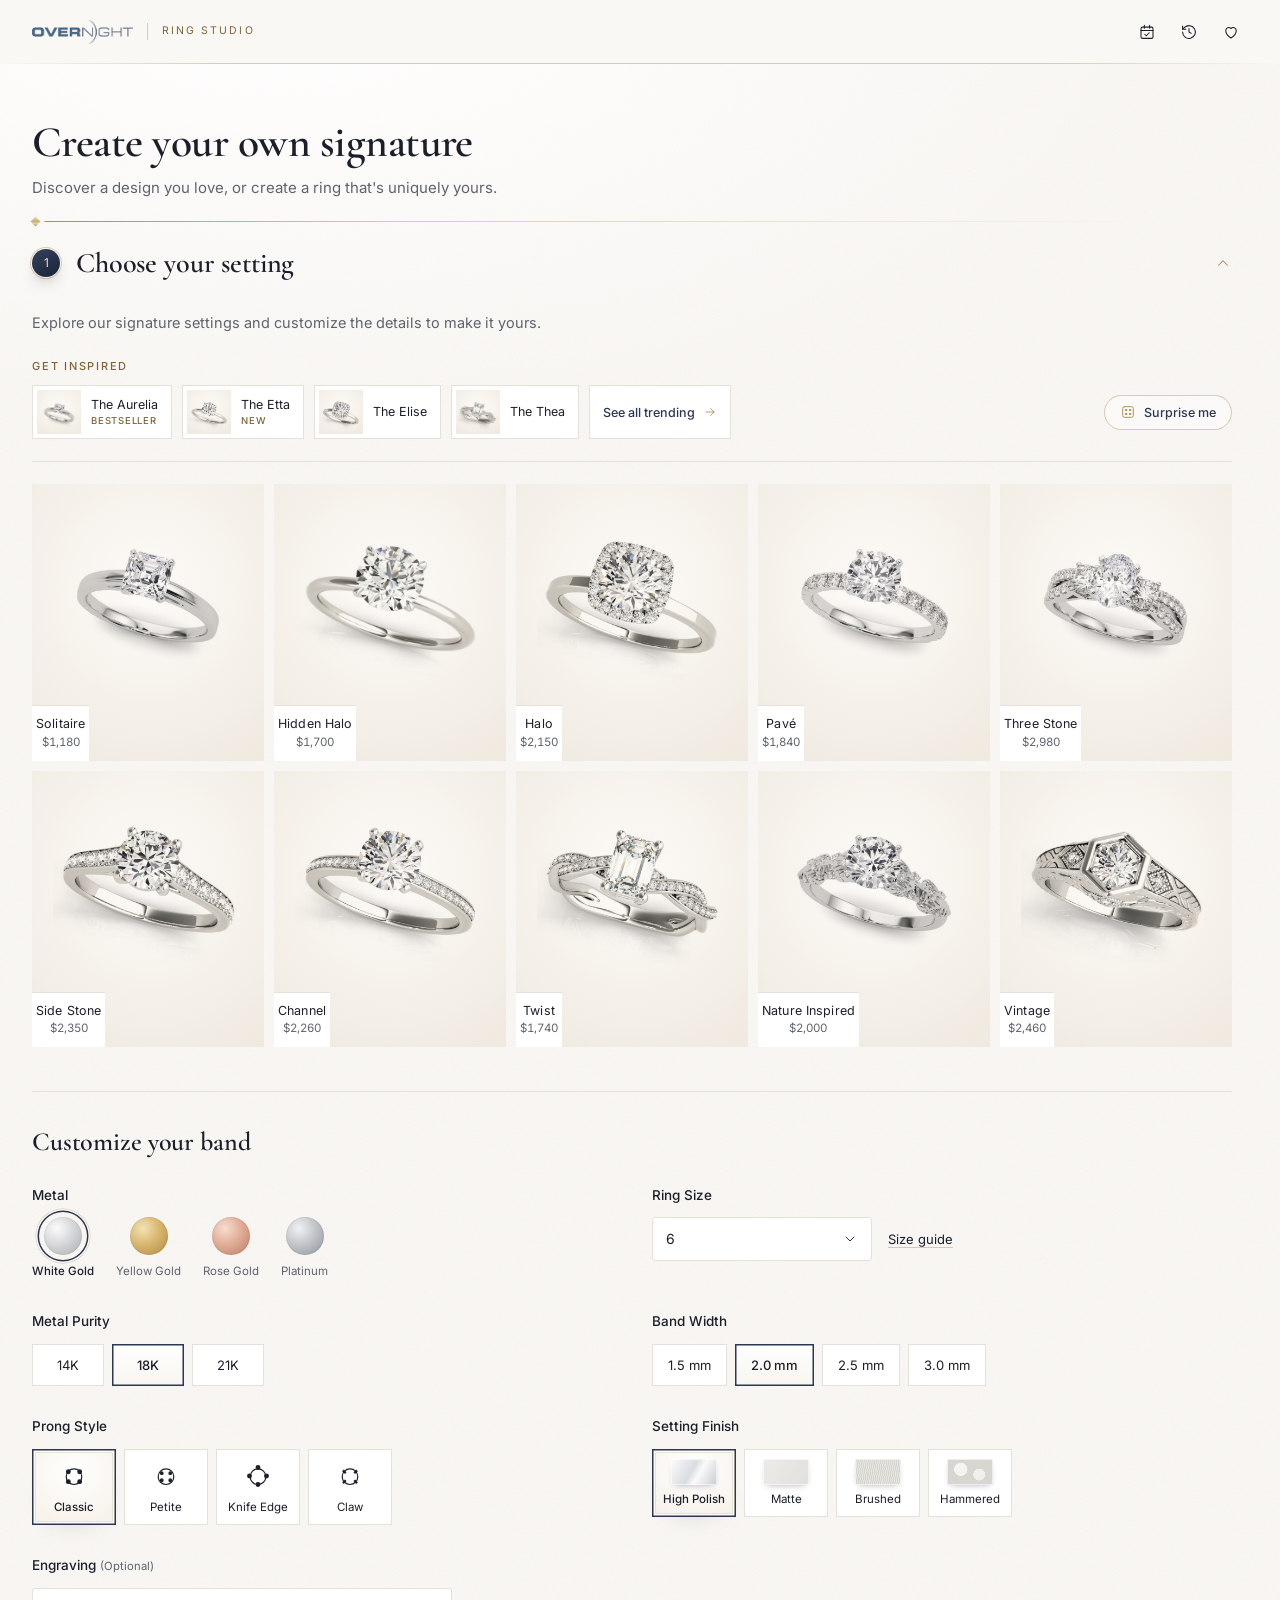
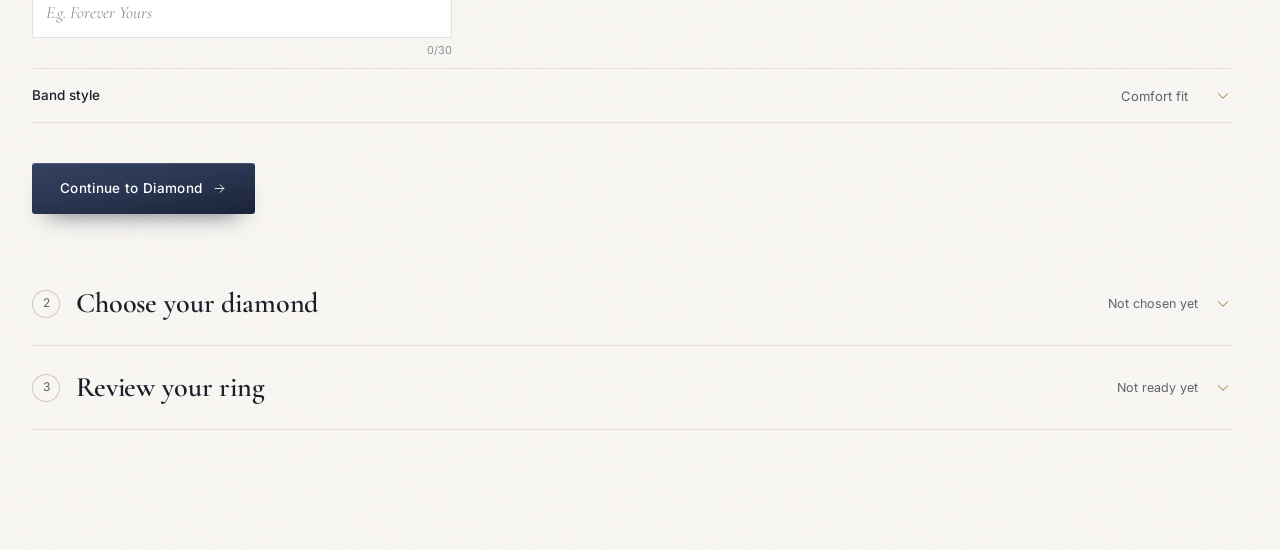
<file: v3/OvernightMountings 3/studio-guided-v2.html>
<!doctype html>
<meta charset="utf-8">
<meta name="viewport" content="width=device-width, initial-scale=1, viewport-fit=cover">
<title>Ring Studio Guided V2</title>
<link rel="preconnect" href="https://fonts.googleapis.com">
<link rel="stylesheet" href="https://fonts.googleapis.com/css2?family=Cormorant+Garamond:ital,wght@0,500;0,600;1,500&family=Inter:wght@300;400;500;600&display=swap">
<style>
/* Layout: header → trending + build-your-own → three steps (Setting with customize, Diamond, Review) beside a hover-reveal stepper rail.
   Right: sticky canvas (photo stage with views, then a "Your Ring" panel with price and step CTA), collapsible to a floating summary.
   Type: Cormorant Garamond for display and prices, Inter for interface text. Accent: the Overnight navy. */
:root{
  color-scheme:light;
  --bg:#faf8f5; --white:#ffffff; --card:#f2efea; --card-2:#ebe7e0; --hair:#e5e1da; --hair-2:#cfc9c0;
  --ink:#1b1f2a; --soft:#5e636d; --faint:#8d9199;
  --accent:#2b3753; --accent-2:#4a5a77; --accent-soft:#e9ecf2; --fall:#2e6e4c; --rise:#9a4a33;
  --gold:#2b3753; --gold-soft:#e9ecf2; --pearl:#f2efea; --graphite:#1b1f2a; --btn-ink:#fff;
  --serif:"Cormorant Garamond", Garamond, "Times New Roman", serif;
  --sans:"Inter", "Helvetica Neue", Arial, sans-serif;
  --cw:0px; --f:1;
}
*{box-sizing:border-box}
[hidden]{display:none!important}
html{background:var(--bg)}
body{margin:0;background:var(--bg);color:var(--ink);font-family:var(--sans);font-size:14px;line-height:1.55;-webkit-font-smoothing:antialiased}
button{font:inherit;color:inherit;cursor:pointer;background:none;border:0;padding:0;text-align:inherit}
input,select{font:inherit;color:inherit}
:focus-visible{outline:1.5px solid var(--accent);outline-offset:3px}
.num{font-variant-numeric:lining-nums tabular-nums}
svg.ic{width:18px;height:18px;fill:none;stroke:currentColor;stroke-width:1.4;stroke-linecap:round;stroke-linejoin:round;flex:none}
h1,h2,h3{font-family:var(--serif);font-weight:600;margin:0;letter-spacing:-.005em;font-variant-numeric:lining-nums;text-wrap:balance}
.eyebrow{font-size:11px;letter-spacing:.16em;text-transform:uppercase;color:var(--soft);font-weight:500}
.link{font-size:13px;color:var(--ink);text-decoration:underline;text-underline-offset:3px;text-decoration-color:var(--hair-2)}
.link:hover{text-decoration-color:var(--ink)}
.btn{display:inline-flex;align-items:center;justify-content:center;gap:10px;background:var(--accent);color:#fff;padding:15px 28px;font-size:13.5px;font-weight:500;letter-spacing:.01em;border-radius:3px;transition:background .25s}
.btn:hover{background:var(--accent-2)}
.btn.ghost{background:transparent;color:var(--ink);box-shadow:inset 0 0 0 1px var(--hair-2)}
.btn.ghost:hover{box-shadow:inset 0 0 0 1px var(--ink);background:transparent}
.btn svg.ic{width:15px;height:15px}

/* header */
header.top{position:sticky;top:0;z-index:30;display:grid;grid-template-columns:1fr auto 1fr;align-items:center;gap:16px;height:64px;padding:0 max(32px,env(safe-area-inset-right,0px)) 0 max(32px,env(safe-area-inset-left,0px));background:rgba(250,248,245,.94);backdrop-filter:blur(8px);border-bottom:1px solid var(--hair)}
.brand{display:flex;align-items:center;gap:14px}
.brand img{height:24px;width:auto;display:block}
.brand span{font-size:10.5px;letter-spacing:.2em;text-transform:uppercase;color:var(--soft);padding-left:14px;border-left:1px solid var(--hair-2);white-space:nowrap}
.hnav{display:flex;gap:40px;font-size:13px}
.hnav button{color:var(--ink);opacity:.85}
.hnav button:hover{opacity:1}
.hicons{justify-self:end;display:flex;gap:18px;align-items:center}
.hicons button{position:relative;display:grid;place-items:center;width:34px;height:34px}
.hicons .cnt{position:absolute;top:2px;right:0;min-width:16px;height:16px;padding:0 4px;border-radius:999px;background:var(--accent);color:#fff;font-size:10px;display:grid;place-items:center}
@media (max-width:760px){.hnav{display:none}.brand span{display:none}header.top{grid-template-columns:1fr auto}}

/* page layout: stepper rail | flow | canvas */
.layout{display:grid;grid-template-columns:minmax(0,1fr) var(--cw);transition:grid-template-columns .6s cubic-bezier(.6,.05,.25,1)}
body.is-open{--cw:40vw}
.flow{min-width:0;padding:0 48px 120px 32px}
.sec{padding-top:64px}
.sh{display:flex;flex-direction:column;gap:10px;margin-bottom:28px}
.sh h2{font-size:clamp(34px,3vw,46px);line-height:1.05}
.sh p{margin:0;color:var(--soft);font-size:15px;max-width:58ch}
.sub{margin-top:44px;padding-top:36px;border-top:1px solid var(--hair)}
.sub h3{font-size:26px;line-height:1.1}
.sub > p{margin:6px 0 0;color:var(--soft)}

/* trending + build your own */
.plist{display:grid;grid-template-columns:repeat(4,minmax(0,1fr));gap:22px 16px}
body.is-open .plist{grid-template-columns:repeat(4,minmax(0,1fr))}
.trend-h{display:flex;justify-content:space-between;align-items:center;gap:12px;margin-bottom:14px}
.surprise{display:inline-flex;align-items:center;gap:8px;padding:8px 16px;border-radius:999px;font-size:12.5px;font-weight:500;color:var(--accent);box-shadow:inset 0 0 0 1px var(--hair-2);transition:box-shadow .2s,background .2s}
.surprise:hover{box-shadow:inset 0 0 0 1px var(--accent);background:var(--white)}
.surprise svg.ic{width:16px;height:16px;transition:transform .5s}
.surprise:hover svg.ic{transform:rotate(90deg)}
.ttag{position:absolute;top:10px;left:10px;z-index:2;background:var(--white);color:var(--ink);font-size:10.5px;letter-spacing:.08em;text-transform:uppercase;font-weight:500;padding:4px 10px;border-radius:999px;box-shadow:0 0 0 1px var(--hair);pointer-events:none}
@media (max-width:1100px){.plist,body.is-open .plist{grid-template-columns:repeat(2,minmax(0,1fr))}}
.prod{display:flex;flex-direction:column;gap:8px;min-width:0}
.prod .tile{position:relative;aspect-ratio:1;background:var(--card);display:grid;place-items:center;overflow:hidden;transition:box-shadow .25s}
.prod .tile img{width:84%;height:84%;object-fit:contain;mix-blend-mode:multiply;transition:transform .7s cubic-bezier(.2,.7,.2,1)}
.prod:hover .tile img{transform:scale(1.05)}
.prod.sel .tile{box-shadow:inset 0 0 0 1.5px var(--accent)}
.prod .open{position:absolute;inset:0;z-index:1}
.prod .heart{position:absolute;top:10px;right:10px;z-index:2;color:var(--ink)}
.prod .heart[aria-pressed="true"] svg{fill:currentColor}
.prod .hcz{position:absolute;left:50%;bottom:12px;z-index:2;transform:translate(-50%,6px);opacity:0;pointer-events:none;background:rgba(255,255,255,.8);backdrop-filter:blur(6px);padding:6px 14px;border-radius:999px;font-size:12px;box-shadow:0 0 0 1px rgba(27,31,42,.08);transition:opacity .3s,transform .3s;white-space:nowrap}
.prod:hover .hcz{opacity:1;transform:translate(-50%,0)}
@media (hover:none){.prod .hcz{opacity:1;transform:translate(-50%,0)}}
.ctag{position:absolute;top:10px;left:10px;z-index:2;background:var(--accent);color:#fff;font-size:11px;padding:4px 10px;border-radius:999px;pointer-events:none}
.prod b{font-family:var(--serif);font-weight:600;font-size:18px;line-height:1.2;margin-top:4px}
.prod small{color:var(--soft);font-size:12.5px;margin-top:-4px}
.more{display:flex;justify-content:center;margin-top:22px}
.tstrip{display:flex;align-items:center;gap:16px 28px;flex-wrap:wrap;padding:0 0 22px;margin-bottom:22px;border-bottom:1px solid var(--hair)}
.tstrip>.eyebrow{flex-basis:100%;margin-bottom:-6px}
.tsl{display:flex;gap:10px;flex:1;min-width:0;flex-wrap:nowrap;overflow:hidden}
.tsi{flex:none;white-space:nowrap}
body.is-open .tsi:nth-child(4){display:none}
@media (max-width:1100px){.tsi:nth-child(4){display:none}}
.tsi{display:flex;align-items:center;gap:10px;padding:5px 14px 5px 5px;background:var(--white);box-shadow:inset 0 0 0 1px var(--hair);font-size:12.5px;transition:box-shadow .2s}
.tsi:hover{box-shadow:inset 0 0 0 1px var(--hair-2)}
.tsi[aria-pressed="true"]{box-shadow:inset 0 0 0 1.5px var(--accent);font-weight:500}
.tsi span{width:44px;height:44px;background:var(--card);display:grid;place-items:center}
.tsi img{width:90%;height:90%;object-fit:contain;mix-blend-mode:multiply}
.tsi em{font-style:normal;display:flex;flex-direction:column;align-items:flex-start;gap:3px;line-height:1.15}
.tsi i{font-style:normal;font-size:9.5px;letter-spacing:.08em;text-transform:uppercase;font-weight:500;color:var(--soft)}
.tsa{display:flex;align-items:center;gap:18px}
.trm-d{width:min(1080px,100%)}
.trm-p{margin:-8px 0 24px;color:var(--soft);font-size:14px}

/* stepper rail: visible on hover of the left edge, current step always hinted */
.stepper{position:fixed;left:0;top:64px;bottom:0;width:116px;z-index:20;display:flex;align-items:center;padding-left:28px}
.stepper.off{pointer-events:none}
.stepper ol{list-style:none;margin:0 0 0 -14px;padding:8px 22px 8px 14px;display:flex;flex-direction:column;pointer-events:auto;border-radius:4px;transition:background .3s,box-shadow .3s}
.stepper:hover ol,.stepper:focus-within ol{background:rgba(250,248,245,.97);box-shadow:0 18px 40px -24px rgba(27,31,42,.35),0 0 0 1px var(--hair)}
.stepper li{position:relative;display:flex;align-items:center;gap:14px;height:76px}
.stepper li+li::before{content:"";position:absolute;left:11px;top:-52px;height:52px;width:1px;background:var(--hair-2);transition:opacity .3s}
.stepper li.done+li::before,.stepper li.done::after{background:var(--accent)}
.stepper .dot{width:23px;height:23px;border-radius:50%;display:grid;place-items:center;box-shadow:inset 0 0 0 1px var(--hair-2);background:var(--bg);font-size:10.5px;color:var(--faint);flex:none;transition:all .3s}
.stepper li.cur .dot{box-shadow:inset 0 0 0 1.5px var(--accent);background:var(--bg)}
.stepper li.cur .dot::after{content:"";width:9px;height:9px;border-radius:50%;background:var(--accent)}
.stepper li.cur .dot span{display:none}
.stepper li.done .dot{background:var(--accent);box-shadow:none;color:#fff}
.stepper button{font-size:13px;color:var(--soft);white-space:nowrap;transition:opacity .3s,transform .3s,color .2s}
.stepper li.cur button{color:var(--ink);font-weight:500}
.stepper button:hover{color:var(--ink)}
/* resting state: only the current dot shows; hovering the rail reveals the full stepper */
.stepper:not(:hover):not(:focus-within) li:not(.cur){opacity:0}
.stepper:not(:hover):not(:focus-within) li+li::before{opacity:0}
.stepper:not(:hover):not(:focus-within) button{opacity:0;transform:translateX(-6px)}
.stepper li{transition:opacity .3s}
.stepper.off{opacity:0;pointer-events:none}
.stepper{transition:opacity .4s}
@media (max-width:1100px){.stepper{display:none}}


/* setting tiles */
.styles{display:grid;grid-template-columns:repeat(5,minmax(0,1fr));gap:10px}
@media (max-width:640px){.styles{grid-template-columns:repeat(3,minmax(0,1fr))}}
.scard{position:relative;display:flex;flex-direction:column;background:var(--card);text-align:center;transition:box-shadow .25s}
.scard .im{aspect-ratio:1.05;display:grid;place-items:center}
.scard .im img{width:86%;height:86%;object-fit:contain;mix-blend-mode:multiply}
.scard b{font-weight:400;font-size:12.5px;padding:9px 4px 11px;background:var(--bg);box-shadow:inset 0 1px 0 var(--hair)}
.scard::after{content:"";position:absolute;inset:0;pointer-events:none;transition:box-shadow .25s}
.scard:hover::after{box-shadow:inset 0 0 0 1px var(--hair-2)}
.scard[aria-pressed="true"]::after{box-shadow:inset 0 0 0 1.5px var(--accent)}
.scard[aria-pressed="true"] b{font-weight:500}
.check{position:absolute;z-index:1;top:8px;right:8px;width:20px;height:20px;border-radius:50%;background:var(--accent);display:grid;place-items:center}
.check svg{width:12px;height:12px;stroke:#fff;stroke-width:2.4;fill:none}

/* field grid */
.fgrid{display:grid;grid-template-columns:minmax(0,1fr) minmax(0,1fr);gap:30px 40px;margin-top:28px}
@media (max-width:760px){.fgrid{grid-template-columns:1fr}}
.field{display:flex;flex-direction:column;gap:12px;min-width:0}
.field.full{grid-column:1 / -1}
.field>label,.field>.lab{font-size:13.5px;font-weight:500;color:var(--ink)}
.field>.lab small,.field>label small{font-weight:400;color:var(--soft)}
.metals{display:flex;gap:22px;flex-wrap:wrap}
.metal{display:flex;flex-direction:column;align-items:center;gap:8px;font-size:11.5px;color:var(--soft)}
.metal i{width:38px;height:38px;border-radius:50%;position:relative;box-shadow:inset 0 0 0 1px rgba(0,0,0,.06)}
.metal[aria-pressed="true"]{color:var(--ink);font-weight:500}
.metal[aria-pressed="true"] i::after{content:"";position:absolute;inset:-5px;border-radius:50%;box-shadow:0 0 0 1.5px var(--accent)}
.segs{display:flex;gap:8px;flex-wrap:wrap}
.seg{min-width:72px;padding:11px 16px;text-align:center;font-size:13px;background:var(--white);box-shadow:inset 0 0 0 1px var(--hair);transition:box-shadow .2s;border-radius:0}
.seg:hover{box-shadow:inset 0 0 0 1px var(--hair-2)}
.seg[aria-pressed="true"]{box-shadow:inset 0 0 0 1.5px var(--accent);font-weight:500}
.seg:disabled{opacity:.4;cursor:not-allowed}
.seg small{display:block;font-size:11px;color:var(--soft);font-weight:400}
.sizerow{display:flex;gap:16px;align-items:center}
.sizerow select{flex:1;max-width:220px;padding:11px 40px 11px 14px;border:0;border-radius:3px;-webkit-appearance:none;appearance:none;cursor:pointer;background:var(--white) url("data:image/svg+xml,%3Csvg xmlns='http://www.w3.org/2000/svg' viewBox='0 0 24 24' fill='none' stroke='%231b1f2a' stroke-width='1.4' stroke-linecap='round' stroke-linejoin='round'%3E%3Cpath d='m6 9 6 6 6-6'/%3E%3C/svg%3E") no-repeat right 14px center/16px;box-shadow:inset 0 0 0 1px var(--hair)}
.sizerow select:hover{box-shadow:inset 0 0 0 1px var(--hair-2)}
.tiles{display:flex;gap:8px;flex-wrap:wrap}
.tile2{width:84px;padding:10px 4px 8px;display:flex;flex-direction:column;align-items:center;gap:6px;background:var(--white);box-shadow:inset 0 0 0 1px var(--hair);font-size:11.5px;border-radius:0;transition:box-shadow .2s}
.tile2 svg{width:34px;height:34px}
.tile2 .sw{width:46px;height:26px;border-radius:2px}
.tile2:hover{box-shadow:inset 0 0 0 1px var(--hair-2)}
.tile2[aria-pressed="true"]{box-shadow:inset 0 0 0 1.5px var(--accent);font-weight:500}
.engr{position:relative;max-width:420px}
.engr input{width:100%;padding:12px 14px;border:0;border-radius:3px;background:var(--white);box-shadow:inset 0 0 0 1px var(--hair);font-family:var(--serif);font-size:16px}
.engr input::placeholder{color:var(--faint)}
.engr small{position:absolute;right:0;top:calc(100% + 4px);font-size:11px;color:var(--faint)}
.stepcta{margin-top:40px}

/* collapsible extra options */
details.more-opts{margin-top:30px;border-top:1px solid var(--hair);border-bottom:1px solid var(--hair)}
details.more-opts summary{list-style:none;display:flex;justify-content:space-between;align-items:center;gap:12px;padding:16px 0;cursor:pointer;font-size:13.5px;font-weight:500}
details.more-opts summary::-webkit-details-marker{display:none}
details.more-opts summary span{font-weight:400;color:var(--soft);margin-left:auto;margin-right:14px;font-size:13px}
details.more-opts summary svg{transition:transform .25s;color:var(--soft)}
details.more-opts[open] summary svg{transform:rotate(180deg)}
details.more-opts .inner{padding:4px 0 22px;display:flex;flex-direction:column;gap:22px}

/* diamond */
.otabs{display:inline-flex;padding:3px;border-radius:999px;background:var(--card);align-self:flex-start}
.otab{padding:9px 20px;border-radius:999px;font-size:13px;color:var(--soft)}
.otab[aria-selected="true"]{background:var(--white);color:var(--ink);font-weight:500;box-shadow:0 1px 4px rgba(27,31,42,.08),inset 0 0 0 1px var(--accent)}
.odesc{margin:2px 0 0;font-size:12.5px;color:var(--soft)}
.dshapes{display:grid;grid-template-columns:repeat(8,minmax(0,1fr));gap:8px}
@media (max-width:1300px){.dshapes{grid-template-columns:repeat(4,minmax(0,1fr))}}
.dsh{display:flex;flex-direction:column;align-items:center;gap:6px;padding:12px 4px 9px;background:var(--white);box-shadow:inset 0 0 0 1px var(--hair);font-size:11.5px;border-radius:0;transition:box-shadow .2s}
.dsh:hover{box-shadow:inset 0 0 0 1px var(--hair-2)}
.dsh svg{width:34px;height:34px;color:var(--soft)}
.dsh[aria-pressed="true"]{box-shadow:inset 0 0 0 1.5px var(--accent);font-weight:500}
.dsh[aria-pressed="true"] svg{color:var(--accent)}
.dual{position:relative;height:24px;--a:0%;--b:100%}
.dual::before{content:"";position:absolute;left:0;right:0;top:11px;height:2px;border-radius:2px;background:linear-gradient(to right,var(--hair-2) 0 var(--a),var(--accent) var(--a) var(--b),var(--hair-2) var(--b) 100%)}
.dual input{position:absolute;inset:0;width:100%;pointer-events:none;background:none;-webkit-appearance:none;appearance:none;margin:0}
.dual input::-webkit-slider-runnable-track{background:none;height:24px}
.dual input::-moz-range-track{background:none}
.dual input::-webkit-slider-thumb{pointer-events:auto;-webkit-appearance:none;width:18px;height:18px;margin-top:3px;border-radius:50%;background:var(--accent);border:3px solid #fff;box-shadow:0 0 0 1px var(--accent),0 2px 6px rgba(0,0,0,.12);cursor:pointer}
.dual input::-moz-range-thumb{pointer-events:auto;width:12px;height:12px;border-radius:50%;background:var(--accent);border:3px solid #fff;box-shadow:0 0 0 1px var(--accent);cursor:pointer}
.vals{display:flex;justify-content:space-between;font-size:12.5px;color:var(--soft);margin-top:4px}
.grades{display:flex;flex-wrap:wrap;gap:6px}
.grade{min-width:44px;padding:8px 10px;text-align:center;font-size:12.5px;background:var(--white);box-shadow:inset 0 0 0 1px var(--hair);border-radius:3px}
.grade[aria-pressed="true"]{box-shadow:inset 0 0 0 1.5px var(--accent);font-weight:500}
.dlist{margin-top:30px}
.dlhead{display:flex;justify-content:space-between;align-items:baseline;gap:12px;margin-bottom:10px}
.dlhead b{font-size:13.5px;font-weight:500}
.dlhead span{font-size:12.5px;color:var(--soft)}
.drow,.dcols{display:grid;grid-template-columns:34px 1.4fr .5fr .6fr .8fr .8fr 24px;gap:12px;align-items:center;width:100%;padding:14px 12px;font-size:13.5px;text-align:left}
.dcols{padding-block:10px;font-size:11px;letter-spacing:.08em;text-transform:uppercase;color:var(--faint);border-bottom:1px solid var(--hair)}
.dcols span:nth-last-child(2){text-align:right}
.drow{position:relative;border-bottom:1px solid var(--hair);transition:background .2s,box-shadow .2s}
.drow:hover{background:var(--card)}
.drow[aria-pressed="true"]{background:var(--accent-soft);box-shadow:inset 0 0 0 1.5px var(--accent);border-bottom-color:transparent;font-weight:500}
.drow[aria-pressed="true"] svg{color:var(--accent)}
.drow .rk{width:20px;height:20px;border-radius:50%;box-shadow:inset 0 0 0 1px var(--hair-2);display:grid;place-items:center;justify-self:end}
.drow[aria-pressed="true"] .rk{background:var(--accent);box-shadow:none}
.drow .rk svg{width:11px;height:11px;stroke:#fff;stroke-width:2.4;fill:none;color:#fff}
.drow>svg{width:24px;height:24px;color:var(--soft)}
.drow .tag{display:block;font-size:11.5px;color:var(--faint)}
.drow .pr{text-align:right;font-weight:500}
@media (max-width:720px){.drow,.dcols{grid-template-columns:30px 1fr auto 20px}.drow .hm,.dcols .hm{display:none}}
.qwrap{display:inline-flex;flex-direction:column;align-self:flex-start}
.qscale{display:flex;justify-content:space-between;gap:16px;font-size:11px;color:var(--faint);margin-top:6px;padding-top:6px;border-top:1px solid var(--hair)}
.qhint{margin:0;font-size:12.5px;color:var(--soft)}
.qhint b{color:var(--ink);font-weight:500}

/* review */
.review{display:grid;grid-template-columns:minmax(0,1.4fr) minmax(0,1fr);gap:28px 48px;align-items:start}
body.is-open .review{grid-template-columns:1fr}
@media (max-width:1000px){.review{grid-template-columns:1fr}}
.rv-row{display:grid;grid-template-columns:120px minmax(0,1fr) auto;gap:16px;align-items:baseline;padding:13px 0;border-bottom:1px solid var(--hair);font-size:13.5px}
.rv-row dt{color:var(--soft)}
.rv-row dd{margin:0}
.rv-row button{font-size:12.5px}
.rv-sum{background:var(--card);padding:26px;display:flex;flex-direction:column;gap:10px}
.rv-line{display:flex;justify-content:space-between;font-size:13.5px;color:var(--soft)}
.rv-line .num{color:var(--ink)}
.rv-tot{border-top:1px solid var(--hair-2);padding-top:14px;margin:6px 0 10px;color:var(--ink);align-items:baseline}
.rv-tot .num{font-family:var(--serif);font-size:32px;font-weight:600}
.rv-sum .btn{width:100%}
body.is-open .stepsec .rv-img{display:none}
.rv-img{position:relative;aspect-ratio:1.35;margin:-26px -26px 10px;background:radial-gradient(90% 80% at 50% 45%,#f8f6f2,#ece8e1);display:grid;place-items:center;overflow:hidden}
.rv-img img{width:78%;height:78%;object-fit:contain;mix-blend-mode:multiply}
.rv-code{position:absolute;left:14px;bottom:12px;font-size:11.5px;color:var(--soft)}

/* ===== canvas ===== */
.canvas{position:sticky;top:64px;height:calc(100vh - 64px);height:calc(100dvh - 64px);min-width:0;overflow:hidden;background:var(--bg);border-left:1px solid var(--hair);opacity:0;transition:opacity .4s}
body.is-open .canvas{opacity:1}
.cv{position:absolute;top:0;right:0;bottom:0;width:40vw;display:flex;flex-direction:column}
.media{position:relative;flex:1;min-height:0;display:flex;flex-direction:column;background:radial-gradient(90% 70% at 50% 40%,#f7f4ef 0%,#efebe4 60%,#e8e3db 100%)}
.media .bar{position:absolute;top:20px;left:22px;right:22px;display:flex;justify-content:space-between;z-index:3}
.media .bar .r{display:flex;gap:10px}
.cbtn{width:40px;height:40px;border-radius:50%;background:rgba(255,255,255,.92);display:grid;place-items:center;box-shadow:0 2px 10px -4px rgba(27,31,42,.2);color:var(--ink);transition:transform .2s}
.cbtn:hover{transform:scale(1.05)}
.cbtn[aria-pressed="true"] svg{fill:currentColor}
.cbtn .vh{position:absolute;width:1px;height:1px;overflow:hidden;clip:rect(0 0 0 0)}
.stage{position:relative;flex:1;min-height:0;display:grid;place-items:center}
.stage::before{content:"";position:absolute;width:min(56%,40vh);aspect-ratio:1;border-radius:50%;background:radial-gradient(closest-side,rgba(255,255,255,.95),rgba(255,255,255,.4) 55%,rgba(255,255,255,0));filter:blur(8px)}
.stage .ring{position:relative;width:min(70%,48vh);aspect-ratio:1;transition:opacity .35s}
.stage .ring.swap{opacity:0}
.stage .ring img{width:100%;height:100%;object-fit:contain;mix-blend-mode:multiply;animation:float 6s ease-in-out infinite;transform:perspective(1200px) rotateY(var(--ry,0deg)) rotateX(var(--rx,0deg)) var(--vt,);transition:transform .35s cubic-bezier(.2,.7,.2,1),filter .4s}
.stage.turning .ring img{transition:transform .12s linear,filter .4s}
.stage.spinning .ring img{animation:sway 7s ease-in-out infinite,float 6s ease-in-out infinite}
@keyframes float{0%,100%{translate:0 0}50%{translate:0 -8px}}
@keyframes sway{0%,100%{transform:perspective(1200px) rotateY(-14deg)}50%{transform:perspective(1200px) rotateY(14deg)}}
.spin360{position:absolute;bottom:12px;left:50%;transform:translateX(-50%);display:flex;flex-direction:column;align-items:center;gap:0;font-size:12px;color:var(--ink);z-index:2}
.spin360 svg{width:74px;height:16px}
.spin360[aria-pressed="true"]{color:var(--accent)}
.hint{position:absolute;top:70px;left:50%;transform:translateX(-50%);font-size:11.5px;color:var(--soft);opacity:0;transition:opacity .3s;pointer-events:none;white-space:nowrap}
.stage:hover .hint{opacity:1}
.stage.turning .hint{opacity:0}
.thumbs{display:flex;justify-content:center;gap:10px;padding:14px 22px 20px}
.thumb{width:min(84px,16%);aspect-ratio:1.2;background:rgba(255,255,255,.55);display:grid;place-items:center;overflow:hidden;box-shadow:inset 0 0 0 1px rgba(27,31,42,.06);transition:box-shadow .2s}
.thumb img{width:80%;height:80%;object-fit:contain;mix-blend-mode:multiply}
.thumb[aria-pressed="true"]{box-shadow:inset 0 0 0 1.5px var(--accent);background:#fff}
.y img{filter:sepia(.4) saturate(1.3) hue-rotate(-6deg) brightness(1.04)}
.r img{filter:sepia(.28) saturate(1.15) hue-rotate(-20deg) brightness(1.05)}
.p img{filter:contrast(1.05) brightness(.98)}
.panel{display:flex;flex-direction:column;gap:16px;padding:20px 28px calc(20px + env(safe-area-inset-bottom,0px));background:var(--bg);border-top:1px solid var(--hair)}
.panel .ph{display:flex;justify-content:space-between;align-items:baseline;gap:12px}
.panel .pt{display:flex;align-items:baseline;gap:12px;min-width:0}
.panel h3{font-size:24px;line-height:1}
.panel .code{font-size:11.5px;color:var(--soft)}
/* key details in one horizontal row */
.keys{display:grid;grid-template-columns:repeat(6,minmax(0,1fr));margin:0;border-block:1px solid var(--hair)}
.keys div{padding:12px 10px;min-width:0}
.keys div+div{border-left:1px solid var(--hair)}
.keys dt{font-size:10px;letter-spacing:.14em;text-transform:uppercase;color:var(--soft);margin-bottom:3px}
.keys dd{margin:0;font-size:12.5px;font-weight:500;white-space:nowrap;overflow:hidden;text-overflow:ellipsis}
@media (max-width:1250px){.keys{grid-template-columns:repeat(3,minmax(0,1fr))}.keys div:nth-child(4){border-left:0}.keys div:nth-child(n+4){border-top:1px solid var(--hair)}}
/* total and actions close the canvas */
.pbar{display:flex;justify-content:space-between;align-items:center;gap:16px;flex-wrap:wrap}
.ptot{display:flex;flex-direction:column;gap:2px}
.panel .plab{font-size:10.5px;letter-spacing:.16em;text-transform:uppercase;color:var(--soft)}
.panel .price{font-family:var(--serif);font-weight:600;font-size:clamp(30px,2.4vw,38px);line-height:1}
.pacts{display:flex;gap:10px;align-items:center}
.pacts .btn{padding:14px 22px;white-space:nowrap}
.hintbtn{margin-top:0}

/* floating summary when the canvas is closed */
.pill{position:fixed;right:max(24px,env(safe-area-inset-right,0px));bottom:calc(24px + env(safe-area-inset-bottom,0px));z-index:40;display:flex;align-items:center;gap:14px;padding:8px 8px 8px 8px;background:var(--white);box-shadow:0 18px 40px -22px rgba(27,31,42,.45),0 0 0 1px var(--hair);border-radius:4px;opacity:0;transform:translateY(14px);pointer-events:none;transition:opacity .35s,transform .35s;max-width:calc(100% - 48px)}
body.is-closed .pill{opacity:1;transform:none;pointer-events:auto}
.pill .th{width:56px;height:56px;background:var(--card);display:grid;place-items:center;flex:none}
.pill .th img{width:88%;height:88%;object-fit:contain;mix-blend-mode:multiply}
.pill .tx{min-width:0;padding-right:6px}
.pill .tx b{display:block;font-family:var(--serif);font-weight:600;font-size:17px;line-height:1.15}
.pill .tx small{font-size:12px;color:var(--soft)}
.pill .open{background:var(--accent);color:#fff;padding:12px 18px;font-size:12.5px;font-weight:500;border-radius:3px;white-space:nowrap}

/* detail view */
.detail{position:fixed;inset:0;z-index:50;background:var(--bg);overflow:auto;clip-path:inset(0 0 0 calc(100% - var(--cw)));opacity:0;pointer-events:none;transition:clip-path .7s cubic-bezier(.6,.05,.25,1),opacity .2s .5s}
body.is-detail .detail{clip-path:inset(0);opacity:1;pointer-events:auto;transition:clip-path .7s cubic-bezier(.6,.05,.25,1),opacity .15s}
.dwrap{display:grid;grid-template-columns:minmax(0,1fr) minmax(0,1.1fr);min-height:100%}
.dinfo{padding:28px 56px 80px 40px;display:flex;flex-direction:column;gap:26px}
.dinfo h1{font-size:clamp(44px,4.4vw,64px);line-height:.95}
.dstage{position:sticky;top:0;height:100vh;background:radial-gradient(90% 70% at 50% 40%,#f7f4ef 0%,#efebe4 60%,#e8e3db 100%);display:grid;place-items:center}
.dstage img{width:min(70%,66vh);aspect-ratio:1;object-fit:contain;mix-blend-mode:multiply}
.dsec{border-top:1px solid var(--hair);padding-top:18px}
.dsec h3{font-family:var(--sans);font-size:11px;letter-spacing:.16em;text-transform:uppercase;color:var(--soft);font-weight:500;margin-bottom:12px}
.dsec .spec{display:grid;grid-template-columns:max-content minmax(0,1fr);gap:10px 32px;margin:0;font-size:13.5px}
.dsec .spec dt{color:var(--soft)}
.dsec .spec dd{margin:0;color:var(--ink)}
.perks{display:grid;grid-template-columns:repeat(3,minmax(0,1fr));border-block:1px solid var(--hair)}
.perks div{display:flex;flex-direction:column;align-items:center;gap:8px;padding:18px 8px;font-size:12px;color:var(--soft);text-align:center}
.perks div+div{border-left:1px solid var(--hair)}
.perks svg{width:22px;height:22px;color:var(--ink)}
@media (max-width:900px){.dwrap{grid-template-columns:1fr}.dstage{position:relative;height:56vh;order:-1}.dinfo{padding:24px 18px 80px}}

.toast{position:fixed;left:50%;transform:translateX(-50%);bottom:calc(26px + env(safe-area-inset-bottom,0px));background:var(--ink);color:#fff;padding:12px 20px;font-size:13px;z-index:70;max-width:calc(100% - 32px)}
.note{margin-top:96px;padding-top:16px;border-top:1px solid var(--hair);font-size:12px;color:var(--faint)}

/* compact step bar, attached under the header */
.bhead{padding:56px 0 0;border-bottom:1px solid var(--hair)}
.btitle{font-size:clamp(34px,3vw,46px);line-height:1.05;padding-bottom:10px}
.bsub{margin:0;padding-bottom:22px;color:var(--soft);font-size:15px;max-width:58ch;overflow:hidden;max-height:60px}
/* steps only appear once the headline shrinks, on the right of the compact title */
.tsteps{display:none}
/* compact bar: takes no space (negative margin), fades in once the headline has scrolled away */
.cbar{position:sticky;top:64px;z-index:15;height:60px;margin:0 -48px -60px -32px;padding:0 48px 0 32px;display:flex;align-items:center;justify-content:space-between;gap:24px;background:rgba(250,248,245,.96);backdrop-filter:blur(6px);border-bottom:1px solid var(--hair);opacity:0;transform:translateY(-6px);pointer-events:none;transition:opacity .25s,transform .25s}
.cbar.on{opacity:1;transform:none;pointer-events:auto}
.cbar-t{font-family:var(--serif);font-weight:600;font-size:24px;line-height:1.2;white-space:nowrap}
.cbar .tsteps{display:flex;align-items:center}
html{scroll-padding-top:132px}
.tsteps ol{list-style:none;margin:0;padding:0;display:flex;align-items:center;gap:10px}
.tsteps li{display:flex;align-items:center;gap:10px}
.tsteps li+li::before{content:"";width:28px;height:1px;background:var(--hair-2)}
.tsteps button{display:flex;align-items:center;gap:8px;font-size:12.5px;color:var(--soft)}
.tsteps b{width:20px;height:20px;border-radius:50%;display:grid;place-items:center;font-size:10.5px;font-weight:500;box-shadow:inset 0 0 0 1px var(--hair-2)}
.tsteps li.cur button{color:var(--ink);font-weight:500}
.tsteps li.done b{background:var(--accent-soft);box-shadow:none;color:var(--accent)}
.tsteps li.cur b{background:transparent;box-shadow:inset 0 0 0 1.5px var(--accent);color:var(--accent);font-weight:600}
/* collapsible steps: one open at a time by default */
.stepsec{padding-top:0}
.acc-h{width:100%;display:grid;grid-template-columns:auto auto minmax(0,1fr) auto;align-items:center;gap:16px;padding:26px 0;border-bottom:1px solid var(--hair);text-align:left}
.acc-n{width:28px;height:28px;border-radius:50%;display:grid;place-items:center;font-size:12px;box-shadow:inset 0 0 0 1px var(--hair-2);color:var(--soft)}
.stepsec.open .acc-n{background:var(--accent);color:#fff;box-shadow:none}
.acc-t{font-family:var(--serif);font-weight:600;font-size:clamp(26px,2.2vw,34px);line-height:1.1}
.acc-s{font-size:12.5px;color:var(--soft);white-space:nowrap;overflow:hidden;text-overflow:ellipsis;text-align:right}
.acc-h .chev{transition:transform .3s;color:var(--soft)}
.stepsec.open .acc-h .chev{transform:rotate(180deg)}
.stepsec.open .acc-s{opacity:0}
.stepsec:not(.open) .acc-b{display:none}
.stepsec.open .acc-h{border-bottom-color:transparent;padding-bottom:10px}
.acc-b{padding:22px 0 48px;animation:accIn .35s ease}
@keyframes accIn{from{opacity:0;transform:translateY(-6px)}to{opacity:1;transform:none}}
.acc-p{margin:0 0 24px;color:var(--soft);font-size:14.5px}
/* review popup */
.rvm{position:fixed;inset:0;z-index:60;display:grid;place-items:center;padding:24px}
.rvm-scrim{position:absolute;inset:0;background:rgba(27,31,42,.32)}
.rvm-d{position:relative;width:min(920px,100%);max-height:88vh;overflow:auto;background:var(--bg);padding:30px 34px 34px;box-shadow:0 40px 80px -30px rgba(27,31,42,.5);animation:accIn .3s ease}
.rvm-h{display:flex;justify-content:space-between;align-items:flex-start;gap:16px;margin-bottom:20px}
.rvm-h h2{font-size:34px;margin-top:6px}
.hintbtn{margin-top:-2px}

/* small screens */
@media (max-width:900px){
  .layout{display:flex;flex-direction:column-reverse}
  .canvas{position:sticky;top:64px;height:62vh;z-index:5;border-left:0}
  body:not(.is-open) .canvas{display:none}
  .cv{width:auto;left:0}
  .panel{display:none}
  .flow{padding:0 18px 110px}
  .cbar{margin:0 -18px -60px;padding-inline:18px}
  .cbar-t{font-size:20px}
  .acc-s{display:none}
}
@media (prefers-reduced-motion:reduce){*{transition:none!important;animation:none!important}}

/* kept from the previous build: saved-design compare panel and style code */
.cscrim{position:fixed;inset:0;background:rgba(27,31,39,.28);z-index:60}
.compare{position:fixed;top:0;right:0;bottom:0;width:min(980px,100%);z-index:61;background:var(--white);overflow:auto;box-shadow:-24px 0 60px -30px rgba(27,31,39,.5);padding:calc(28px + env(safe-area-inset-top,0px)) max(30px,env(safe-area-inset-right,0px)) 40px 30px;display:flex;flex-direction:column;gap:22px;animation:slidein .45s cubic-bezier(.2,.7,.2,1)}
@keyframes slidein{from{transform:translateX(40px);opacity:0}to{transform:none;opacity:1}}
.compare .hd{display:flex;justify-content:space-between;align-items:flex-start;gap:16px}
.compare h2{font-size:clamp(28px,2.4vw,36px);font-family:var(--display);font-weight:500;line-height:1.05}
.compare .hd p{margin:6px 0 0;color:var(--soft)}
.cmpgrid{overflow-x:auto}
.cmpgrid table{border-collapse:collapse;width:100%;min-width:640px}
.cmpgrid th,.cmpgrid td{text-align:left;vertical-align:top;padding:12px 14px;border-bottom:1px solid var(--hair);font-size:14px}
.cmpgrid tbody th{color:var(--soft);font-weight:300;width:110px;padding-left:0}
.cmpgrid thead th{font-weight:300;border-bottom:0}
.cmpgrid thead th:first-child{padding-left:0}
.cmpgrid .ph{aspect-ratio:1;max-width:190px;background:var(--card);border-radius:0;display:grid;place-items:center;margin-bottom:10px}
.cmpgrid .ph img{width:86%;height:86%;object-fit:contain;mix-blend-mode:multiply}
.cmpgrid .nm{font-family:var(--serif);font-size:15px;font-weight:500;display:block}
.cmpgrid .cur{font-size:11.5px;color:var(--gold)}
.cmpgrid .acts{display:flex;gap:14px;margin-top:8px;font-size:13px}
.cmpgrid .acts button{color:var(--soft);border-bottom:1px solid var(--hair-2)}
.cmpgrid .acts button:hover{color:var(--ink);border-color:var(--ink)}
.cmpgrid td.diff{background:var(--gold-soft)}
.cmpgrid tr.total td{font-size:16px}
.cmpgrid .best{display:block;font-size:12px;color:var(--fall)}
.cempty{padding:40px 0;color:var(--soft);max-width:46ch}
.code{display:inline-flex;align-items:center;gap:6px}
.code .pre{font:inherit;font-size:1em;letter-spacing:0;text-transform:none;color:inherit;margin-right:.25em}
.code .cp{display:inline-grid;place-items:center;width:26px;height:26px;border-radius:50%;opacity:0;transition:opacity .2s,background .2s;color:inherit}
.code .cp .ic{width:15px;height:15px}
.code:hover .cp,.prod:hover .cp,.code .cp:focus-visible{opacity:.75}
.code .cp:hover{opacity:1;background:rgba(0,0,0,.05)}
.compare h2{font-family:var(--serif)}
.cmpgrid td.diff{background:var(--accent-soft)}

/* ===== Version 2: luxury visual layer. Styling only; layout, flow and logic are unchanged from Version 1. ===== */
@property --amb{syntax:"<color>";inherits:true;initial-value:#ece6dc}
:root{
  --midnight:#1a2338; --navy-hi:#34425f;
  --champ:#c9ad78; --champ-hi:#efe2c4; --champ-lo:#a98b56; --champ-ink:#7f6435; --champ-line:rgba(169,139,86,.42);
  --pearl-a:#fdfbf8; --pearl-b:#efe9df;
  --sel:inset 0 0 0 1.5px var(--accent),inset 0 0 0 3.5px rgba(255,253,249,.95),inset 0 0 0 4px var(--champ-line);
  --lift:0 18px 34px -24px rgba(26,35,56,.55);
  --lift-soft:0 14px 26px -22px rgba(26,35,56,.26);
  --metal:linear-gradient(135deg,var(--champ-hi) 0%,var(--champ) 48%,#e4d1a8 72%,var(--champ-lo) 100%);
  --ease:cubic-bezier(.2,.7,.2,1);
}
::selection{background:var(--accent);color:var(--champ-hi)}
html{scrollbar-color:var(--hair-2) transparent}
/* fine paper grain and a warm wash of light behind the headline */
body{background-color:var(--bg);background-image:radial-gradient(70% 420px at 22% 0,rgba(255,255,255,.95),rgba(255,255,255,0)),url("data:image/svg+xml,%3Csvg xmlns='http://www.w3.org/2000/svg' width='180' height='180'%3E%3Cfilter id='n'%3E%3CfeTurbulence type='fractalNoise' baseFrequency='.9' numOctaves='2' stitchTiles='stitch'/%3E%3CfeColorMatrix values='0 0 0 0 .35 0 0 0 0 .3 0 0 0 0 .22 0 0 0 .05 0'/%3E%3C/filter%3E%3Crect width='180' height='180' filter='url(%23n)'/%3E%3C/svg%3E");background-repeat:no-repeat,repeat}
:focus-visible{outline-color:var(--champ-lo)}
.eyebrow{color:var(--champ-ink)}
.link{text-decoration-color:var(--champ-line);transition:text-decoration-color .25s,color .25s}
.link:hover{text-decoration-color:var(--champ-lo)}

/* header: frosted, closed with a fine metal line */
header.top{background:rgba(250,248,245,.94);backdrop-filter:blur(14px) saturate(1.2);-webkit-backdrop-filter:blur(14px) saturate(1.2);border-bottom:1px solid transparent;border-image:linear-gradient(90deg,transparent,var(--champ-line) 18%,var(--champ-line) 82%,transparent) 1}
.brand span{color:var(--champ-ink);border-left-color:var(--champ-line)}
.hicons .cnt{background:var(--metal);color:var(--midnight);font-weight:600}
.hicons{gap:8px}
.hicons button{transition:color .25s}
.hicons button:hover,#recentBtn[aria-expanded="true"]{color:var(--champ-lo)}
/* recently viewed dropdown */
.rcnt{position:absolute;top:calc(100% + 8px);right:max(32px,env(safe-area-inset-right,0px));width:min(340px,calc(100vw - 32px));max-height:calc(100vh - 96px);overflow-y:auto;background:var(--white);padding:16px 8px 8px;box-shadow:0 26px 50px -24px rgba(20,27,44,.55),0 0 0 1px var(--champ-line);animation:accIn .25s ease}
.rcnt-h{display:flex;justify-content:space-between;align-items:baseline;gap:12px;padding:0 10px 10px}
.rcnt-h .link{font-size:12px}
.rcnt-i{display:flex;align-items:center;gap:12px;width:100%;padding:8px 10px;text-align:left;transition:background .2s}
.rcnt-i:hover{background:rgba(201,173,120,.1)}
.rcnt-i .th{width:52px;height:52px;flex:none;display:grid;place-items:center;background:radial-gradient(85% 75% at 50% 38%,var(--pearl-a),var(--pearl-b))}
.rcnt-i img{width:88%;height:88%;object-fit:contain;mix-blend-mode:multiply}
.rcnt-i .tx{flex:1;min-width:0}
.rcnt-i b{display:block;font-family:var(--serif);font-weight:600;font-size:17px;line-height:1.2}
.rcnt-i small{display:block;font-size:12px;color:var(--soft);white-space:nowrap;overflow:hidden;text-overflow:ellipsis}
.rcnt-i em{flex:none;font-style:normal;font-size:11px;color:var(--champ-ink)}
.rcnt-e{margin:0;padding:6px 10px 12px;font-size:13px;color:var(--soft)}

/* headline: a slow glint on arrival, a hallmark on the rule beneath */
.btitle{font-size:clamp(38px,3.4vw,52px);letter-spacing:-.012em;color:transparent;background:linear-gradient(100deg,var(--ink) 0 42%,var(--champ-lo) 49%,var(--champ-hi) 50%,var(--champ-lo) 51%,var(--ink) 58% 100%);background-size:300% 100%;background-position:100% 0;-webkit-background-clip:text;background-clip:text}
html.intro .btitle{animation:glint 2.4s .35s var(--ease) both}
@keyframes glint{from{background-position:0 0}to{background-position:100% 0}}
.bhead{position:relative;border-bottom:1px solid transparent;border-image:linear-gradient(90deg,var(--champ-lo),var(--champ-line) 30%,transparent 92%) 1}
.bhead::after{content:"";position:absolute;left:0;bottom:-4px;width:7px;height:7px;transform:rotate(45deg);background:var(--metal);box-shadow:0 0 0 3px var(--bg)}
.cbar{background:rgba(250,248,245,.86);backdrop-filter:blur(14px);-webkit-backdrop-filter:blur(14px);border-bottom:1px solid transparent;border-image:linear-gradient(90deg,transparent,var(--champ-line) 18%,var(--champ-line) 82%,transparent) 1}
.tsteps li+li::before{background:linear-gradient(90deg,var(--hair-2),var(--champ-line))}
.tsteps li.done b{background:linear-gradient(135deg,#f7efdd,#ead9b6);color:var(--midnight)}

/* step headers */
.acc-h{transition:border-color .3s}
.acc-t{letter-spacing:-.005em;transition:color .3s}
.acc-h:hover .acc-t{color:var(--accent)}
.stepsec.open .acc-n{background:linear-gradient(150deg,var(--navy-hi),var(--midnight));color:var(--champ-hi);box-shadow:0 0 0 1px var(--bg),0 0 0 2px var(--champ-line),0 8px 16px -8px rgba(26,35,56,.7)}
.acc-h .chev{color:var(--champ-lo)}
.sub,.tstrip,.dcols,details.more-opts{border-color:var(--hair)}
.sub h3{letter-spacing:-.005em}

/* buttons: lit navy with a pass of light on hover */
.btn{position:relative;overflow:hidden;background:linear-gradient(170deg,var(--navy-hi),var(--accent) 45%,var(--midnight));box-shadow:inset 0 1px 0 rgba(255,255,255,.14),0 14px 24px -16px rgba(26,35,56,.8);letter-spacing:.025em;transition:box-shadow .35s,transform .35s var(--ease),background .25s}
.btn:hover{background:linear-gradient(170deg,var(--navy-hi),var(--accent) 45%,var(--midnight));box-shadow:inset 0 1px 0 rgba(255,255,255,.2),0 18px 28px -14px rgba(26,35,56,.85);transform:translateY(-1px)}
.btn::after{content:"";position:absolute;top:0;bottom:0;left:0;width:45%;background:linear-gradient(105deg,transparent,rgba(255,255,255,.3),transparent);transform:translateX(-130%);pointer-events:none}
.btn:hover::after{transform:translateX(280%);transition:transform .9s var(--ease)}
.btn svg.ic{transition:transform .35s var(--ease)}
.btn:hover svg.ic{transform:translateX(3px)}
.btn.ghost{background:transparent;box-shadow:inset 0 0 0 1px var(--champ-line)}
.btn.ghost:hover{background:rgba(255,255,255,.5);box-shadow:inset 0 0 0 1px var(--champ-lo)}
.surprise{color:var(--accent);box-shadow:inset 0 0 0 1px var(--champ-line);background:rgba(255,255,255,.5)}
.surprise:hover{box-shadow:inset 0 0 0 1px var(--champ-lo),0 10px 18px -14px rgba(26,35,56,.6)}
.surprise svg.ic{color:var(--champ-lo)}

/* cards: each piece sits in its own pool of light */
.scard,.prod .tile,.tsi span,.pill .th,.cmpgrid .ph{background:radial-gradient(85% 75% at 50% 38%,var(--pearl-a),var(--pearl-b))}
.scard{transition:box-shadow .4s,transform .45s var(--ease)}
.scard:hover{transform:translateY(-3px);box-shadow:var(--lift-soft)}
.scard b{background:var(--white);box-shadow:inset 0 1px 0 var(--hair);letter-spacing:.01em;transition:color .25s}
.scard .sp{display:block;margin-top:1px;font-size:11.5px;font-weight:400;line-height:1.3;letter-spacing:0;color:var(--soft)}
.scard .im{position:relative;overflow:hidden}
.scard .im img,.prod .tile img{transition:transform .9s var(--ease)}
.scard:hover .im img{transform:scale(1.05)}
.scard .im::after,.prod .tile::after{content:"";position:absolute;inset:0;background:linear-gradient(105deg,transparent 38%,rgba(255,255,255,.85) 50%,transparent 62%);mix-blend-mode:overlay;transform:translateX(-110%);pointer-events:none}
.scard:hover .im::after,.prod:hover .tile::after{transform:translateX(110%);transition:transform 1.1s var(--ease)}
.scard[aria-pressed="true"]{box-shadow:var(--lift-soft)}
.scard[aria-pressed="true"]::after{box-shadow:var(--sel)}
.scard[aria-pressed="true"] b{color:var(--accent)}
.prod.sel .tile{box-shadow:var(--sel),var(--lift-soft)}
.prod .tile{transition:box-shadow .4s}
.prod:hover .tile{box-shadow:var(--lift-soft)}
.prod.sel:hover .tile{box-shadow:var(--sel),var(--lift-soft)}
.prod b{transition:color .25s}
.prod:hover b{color:var(--accent)}
.ttag{font-size:11px;font-weight:400;letter-spacing:.02em;text-transform:none;color:var(--champ-ink);box-shadow:0 0 0 1px var(--champ-line)}
.ctag{background:linear-gradient(150deg,var(--navy-hi),var(--midnight));color:var(--champ-hi);letter-spacing:.02em}
/* the selected seal: a small polished disc shared by every selected card */
.check,.drow[aria-pressed="true"] .rk{background:var(--metal);box-shadow:0 0 0 1px rgba(255,255,255,.7),0 5px 10px -4px rgba(26,35,56,.55)}
.check svg,.drow[aria-pressed="true"] .rk svg{stroke:var(--midnight);color:var(--midnight)}
.tsi{transition:box-shadow .3s}
.tsi:hover{box-shadow:inset 0 0 0 1px var(--champ-line)}
.tsi[aria-pressed="true"]{box-shadow:inset 0 0 0 1.5px var(--accent)}
.tsi i{color:var(--champ-ink)}
.tsall{gap:8px;padding:5px 14px;color:var(--accent);font-weight:500}
.tsall svg.ic{width:14px;height:14px;color:var(--champ-lo);transition:transform .35s var(--ease)}
.tsall:hover svg.ic{transform:translateX(3px)}
html.intro .scard{animation:rise .8s var(--ease) both}
html.intro .scard:nth-child(2){animation-delay:.05s}html.intro .scard:nth-child(3){animation-delay:.1s}html.intro .scard:nth-child(4){animation-delay:.15s}html.intro .scard:nth-child(5){animation-delay:.2s}html.intro .scard:nth-child(6){animation-delay:.25s}html.intro .scard:nth-child(7){animation-delay:.3s}html.intro .scard:nth-child(8){animation-delay:.35s}html.intro .scard:nth-child(9){animation-delay:.4s}html.intro .scard:nth-child(10){animation-delay:.45s}
@keyframes rise{from{opacity:0;transform:translateY(14px)}to{opacity:1;transform:none}}

.metal[aria-pressed="true"] i::after{box-shadow:0 0 0 1.5px var(--accent),0 0 0 3px var(--bg),0 0 0 3.5px var(--champ-line)}

/* options */
.seg,.tile2,.dsh,.grade{transition:box-shadow .3s,background .3s,transform .35s var(--ease)}
.seg:hover,.tile2:hover,.dsh:hover,.grade:hover{box-shadow:inset 0 0 0 1px var(--champ-lo)}
.seg[aria-pressed="true"],.grade[aria-pressed="true"]{box-shadow:inset 0 0 0 1.5px var(--accent);background:linear-gradient(180deg,#fff,#f8f5ef)}
.tile2[aria-pressed="true"],.dsh[aria-pressed="true"]{box-shadow:var(--sel),var(--lift-soft);background:radial-gradient(80% 80% at 50% 30%,#fff,#f6f1e8)}
.dsh:hover{transform:translateY(-2px)}
.tile2 svg{stroke-width:.85}
.tile2 .sw{box-shadow:inset 0 0 0 1px rgba(255,255,255,.6),0 3px 7px -4px rgba(26,35,56,.45)}
.dsh[aria-pressed="true"] svg{filter:drop-shadow(0 2px 3px rgba(43,55,83,.28))}
.sizerow select,.engr input{transition:box-shadow .3s}
.sizerow select:hover{box-shadow:inset 0 0 0 1px var(--champ-lo)}
.engr input{font-style:italic;font-size:17px}
.engr input:focus{outline:0;box-shadow:inset 0 0 0 1px var(--champ-lo),0 10px 20px -16px rgba(26,35,56,.6)}
details.more-opts summary svg{color:var(--champ-lo)}
.otabs{background:rgba(43,55,83,.06);box-shadow:inset 0 0 0 1px rgba(43,55,83,.05)}
.otab{transition:color .25s}
.otab[aria-selected="true"]{background:linear-gradient(170deg,var(--navy-hi),var(--midnight));color:var(--champ-hi);box-shadow:0 8px 16px -10px rgba(26,35,56,.8)}
/* sliders: a thread of metal with pearl handles */
.dual::before{height:1.5px;background:linear-gradient(to right,var(--hair-2) 0 var(--a),var(--champ-lo) var(--a),var(--accent) calc((var(--a) + var(--b))/2),var(--champ-lo) var(--b),var(--hair-2) var(--b) 100%)}
.dual input::-webkit-slider-thumb{background:radial-gradient(circle at 36% 30%,#fff,#f2ece1 55%,#d3c6ad);border:0;box-shadow:0 0 0 1px var(--champ-lo),0 4px 10px -2px rgba(26,35,56,.45);transition:transform .25s var(--ease)}
.dual input::-webkit-slider-thumb:hover{transform:scale(1.15)}
.dual input::-moz-range-thumb{background:radial-gradient(circle at 36% 30%,#fff,#f2ece1 55%,#d3c6ad);border:0;width:18px;height:18px;box-shadow:0 0 0 1px var(--champ-lo),0 4px 10px -2px rgba(26,35,56,.45)}
/* diamond list */
/* diamond step grouping: what you want, then how far to narrow it, then the results */
#sD .field{gap:10px}
#sD .fgrid{row-gap:26px}
#sD .fgrid .field:nth-child(n+3){margin-top:22px}
#sD .odesc{margin-top:8px}
#sD .vals{margin-top:2px}
#moreQ{margin-top:20px;border-top:0}
#moreQ summary{padding:14px 0 18px}
.dlist{margin-top:64px}
.dlhead{margin-bottom:14px}
.dlhead b{font-family:var(--serif);font-size:26px;font-weight:600;line-height:1.1}
.drow{transition:background .3s,box-shadow .3s}
.drow:hover{background:linear-gradient(90deg,rgba(201,173,120,.1),rgba(201,173,120,.03))}
.drow[aria-pressed="true"]{z-index:1;background:linear-gradient(90deg,#fbf7ee,#fff 55%,#fbf7ee);box-shadow:var(--sel),var(--lift-soft)}
.drow .pr{font-family:var(--serif);font-size:18px;font-weight:600}

/* the vitrine: light moves through the case, and its colour follows the chosen metal */
.canvas{border-left:1px solid var(--champ-line)}
.media{--amb:#e9e5de;overflow:hidden;transition:--amb .8s;background:radial-gradient(75% 60% at 50% 0,#fff 0,rgba(255,255,255,0) 72%),radial-gradient(120% 90% at 50% 46%,#fbf9f5 8%,var(--amb) 100%)}
.media:has(.ring.y){--amb:#efe4cd}
.media:has(.ring.r){--amb:#eed8cb}
.media:has(.ring.p){--amb:#e5e3df}
.media:not(:has(.ring.y,.ring.r,.ring.p)){--amb:#e9e5de}
.stage::before{width:min(72%,52vh);background:radial-gradient(closest-side,#fff,rgba(255,255,255,.65) 48%,rgba(255,255,255,0));filter:blur(10px);transition:scale .6s var(--ease)}
.stage:has(.ring.swap)::before{scale:1.45}
.stage::after{content:"";position:absolute;inset:-10% 0;background:linear-gradient(104deg,transparent 40%,rgba(255,255,255,.95) 50%,transparent 60%);mix-blend-mode:overlay;transform:translateX(-105%);pointer-events:none}
/* the light passes once as the canvas opens, then rests */
body.is-open .stage::after{animation:sheen 2.6s .7s ease-in-out 1 both}
body.is-open .stage::before{animation:glowpass 2.6s .7s ease-in-out 1 both}
@keyframes sheen{from{transform:translateX(-105%)}to{transform:translateX(105%)}}
@keyframes glowpass{from{translate:-22% 0}to{translate:0 0}}
/* fade the photo rather than its wrapper, so the blend into the case never flashes a white box */
.stage .ring{transition:none}
.stage .ring.swap{opacity:1}
.stage .ring img{animation:reveal .8s var(--ease),float 6s ease-in-out infinite;transition:transform .35s var(--ease),filter .4s,opacity .2s}
.stage .ring.swap img{opacity:0}
.stage.spinning .ring img{animation:float 6s ease-in-out infinite}
/* 360 view: a turntable video with a white background, blended into the case like the photos */
.spin-v{position:absolute;top:50%;left:50%;width:min(96%,66vh);aspect-ratio:1;transform:translate(-50%,-50%);object-fit:contain;mix-blend-mode:multiply;opacity:0;pointer-events:none;transition:opacity .45s}
.spin-v.y{filter:sepia(.4) saturate(1.3) hue-rotate(-6deg) brightness(1.04)}
.spin-v.r{filter:sepia(.28) saturate(1.15) hue-rotate(-20deg) brightness(1.05)}
.spin-v.p{filter:contrast(1.05)}
.stage.vid-on .spin-v{opacity:1}
.stage.vid-on .ring img{opacity:0}
.stage.spinning .hint{display:none}
@keyframes reveal{from{opacity:0;scale:.965}to{opacity:1;scale:1}}
.cbtn{background:rgba(255,255,255,.72);backdrop-filter:blur(8px);-webkit-backdrop-filter:blur(8px);box-shadow:0 0 0 1px var(--champ-line),0 8px 18px -10px rgba(26,35,56,.45);transition:transform .35s var(--ease),background .25s}
.cbtn:hover{background:#fff;transform:translateY(-1px)}
.spin360 svg{color:var(--champ-lo)}
.spin360 span{letter-spacing:.06em}
.hint{color:var(--champ-ink);letter-spacing:.03em}
.thumb{background:rgba(255,255,255,.5);box-shadow:inset 0 0 0 1px var(--champ-line);transition:box-shadow .3s,background .3s,transform .35s var(--ease)}
.thumb:hover{transform:translateY(-2px);background:rgba(255,255,255,.85)}
.thumb[aria-pressed="true"]{background:#fff;box-shadow:var(--sel),var(--lift-soft)}

/* "Your Ring": a midnight lining, like the inside of the box */
.panel{position:relative;background:radial-gradient(90% 150% at 50% 0,var(--navy-hi),var(--accent) 34%,var(--midnight));color:#f5f0e6;border-top:0;box-shadow:inset 0 1px 0 var(--champ-line)}
.panel h3{color:#fbf7ef;letter-spacing:0}
.panel .code,.panel .plab{color:#d9c79f}
.panel .link{color:#f5f0e6;text-decoration-color:rgba(201,173,120,.6)}
.panel .link:hover{text-decoration-color:var(--champ-hi)}
.keys{border-color:rgba(201,173,120,.26)}
.keys div+div,.keys div:nth-child(n+4){border-color:rgba(201,173,120,.26)}
.keys dt{color:#d9c79f}
.keys dd{color:#fbf7ef;font-weight:400}
.panel .price,.rv-tot .num{color:transparent;background:linear-gradient(100deg,#fbf3e0 0 40%,#fff 48%,var(--champ) 50%,#fff 52%,#fbf3e0 60% 100%);background-size:300% 100%;background-position:100% 0;-webkit-background-clip:text;background-clip:text}
.panel .price.gleam{animation:glint 1.3s var(--ease)}
/* the single most important button becomes the metal */
.panel .btn:not(.ghost),.rv-sum .btn:not(.ghost),.pill .open{background:var(--metal);background-size:180% 180%;color:var(--midnight);font-weight:600;box-shadow:inset 0 1px 0 rgba(255,255,255,.6),0 14px 24px -14px rgba(0,0,0,.75);transition:background-position .7s var(--ease),transform .35s var(--ease),box-shadow .35s}
.panel .btn:not(.ghost):hover,.rv-sum .btn:not(.ghost):hover,.pill .open:hover{background:var(--metal);background-size:180% 180%;background-position:100% 100%}
.panel .btn::after,.rv-sum .btn::after{background:linear-gradient(105deg,transparent,rgba(255,255,255,.6),transparent)}
.panel .btn.ghost,.rv-sum .btn.ghost{color:#f5f0e6;box-shadow:inset 0 0 0 1px rgba(201,173,120,.55)}
.panel .btn.ghost:hover,.rv-sum .btn.ghost:hover{background:rgba(255,255,255,.07);box-shadow:inset 0 0 0 1px var(--champ-hi)}
.pill{background:radial-gradient(120% 200% at 20% 0,var(--navy-hi),var(--midnight));box-shadow:0 24px 44px -20px rgba(26,35,56,.75),0 0 0 1px var(--champ-line);transition:opacity .35s,transform .35s}
.pill .tx b{color:#fbf7ef}
.pill .tx small{color:#d9c79f}

/* review */
.rv-row{border-color:var(--hair);transition:background .25s}
.rv-row dt{letter-spacing:.01em}
.rv-sum{background:radial-gradient(110% 80% at 50% 0,var(--navy-hi),var(--accent) 40%,var(--midnight));color:#f5f0e6;box-shadow:var(--lift),inset 0 0 0 1px var(--champ-line)}
.rv-line{color:#d9c79f}
.rv-line .num{color:#fbf7ef}
.rv-tot{color:#fbf7ef;border-top-color:rgba(201,173,120,.4)}
.rv-img{background:radial-gradient(85% 80% at 50% 42%,#fff,#ece6da)}

/* details page, trending popup and saved designs */
.detail{background-color:var(--bg)}
.dstage{--amb:#e9e5de;background:radial-gradient(75% 60% at 50% 0,#fff 0,rgba(255,255,255,0) 72%),radial-gradient(120% 90% at 50% 46%,#fbf9f5 8%,var(--amb) 100%)}
/* feather the photo's edges so its off-white background never shows as a straight line on the tinted case */
.stage .ring img,.dstage img{-webkit-mask-image:linear-gradient(90deg,transparent,#000 8%,#000 92%,transparent),linear-gradient(180deg,transparent,#000 8%,#000 92%,transparent);-webkit-mask-composite:source-in;mask-image:linear-gradient(90deg,transparent,#000 8%,#000 92%,transparent),linear-gradient(180deg,transparent,#000 8%,#000 92%,transparent);mask-composite:intersect}
/* the details page photo carries the metal class itself */
.dstage img.y{filter:sepia(.4) saturate(1.3) hue-rotate(-6deg) brightness(1.04)}
.dstage img.r{filter:sepia(.28) saturate(1.15) hue-rotate(-20deg) brightness(1.05)}
.dstage img.p{filter:contrast(1.05)}
/* platinum: no darkening, which would grey the photo's white background into a visible square */
.p img{filter:contrast(1.05)}
/* details page actions: same controls as the canvas */
.dprice{display:flex;flex-direction:column;gap:6px}
.dtot{font-family:var(--serif);font-weight:600;font-size:40px;line-height:1}
.dprice small{font-size:12.5px;color:var(--soft)}
.dacts{display:flex;flex-wrap:wrap;align-items:center;gap:10px}
.dacts .btn{padding-inline:24px;white-space:nowrap}
.dhint{padding:15px 14px;font-size:13.5px;font-weight:500;letter-spacing:.025em;color:var(--ink);white-space:nowrap;transition:color .25s}
.dhint:hover{color:var(--champ-ink)}
.drel{padding:48px 40px 72px;border-top:1px solid var(--champ-line);background:var(--bg)}
.drel h2{font-size:clamp(28px,2.4vw,36px);line-height:1.1}
.drel>p{margin:6px 0 24px;color:var(--soft);font-size:14px}
@media (max-width:900px){.drel{padding:36px 18px 80px}}
.tip{position:relative}
/* icon labels on hover */
.tip::after{content:attr(data-tip);position:absolute;top:calc(100% + 8px);right:0;z-index:5;padding:5px 10px;background:var(--white);color:var(--ink);font-family:var(--sans);font-size:11.5px;font-weight:400;line-height:1.3;white-space:nowrap;box-shadow:0 10px 22px -14px rgba(20,27,44,.45),0 0 0 1px var(--hair);opacity:0;transform:translateY(-3px);pointer-events:none;transition:opacity .18s,transform .18s}
.tip-l::after{right:auto;left:0}
.tip:hover::after,.tip:focus-visible::after{opacity:1;transform:none}
#recentBtn[aria-expanded="true"]::after{display:none}
.detail{top:64px}
header.top{z-index:55}
.dstage{box-sizing:border-box;height:calc(100vh - 64px);height:calc(100dvh - 64px);padding:40px 0 150px}
.dstage>img{width:min(70%,calc(100vh - 294px));transform:perspective(1200px) rotateY(var(--ry,0deg)) rotateX(var(--rx,0deg)) var(--vt,);transition:transform .35s var(--ease),opacity .45s,filter .4s}
.dstage.turning>img{transition:transform .12s linear,opacity .45s,filter .4s}
.dbar{position:absolute;top:20px;right:22px;display:flex;gap:10px;z-index:3}
.dfoot{position:absolute;left:0;right:0;bottom:0;z-index:2;display:flex;flex-direction:column;align-items:center}
.dfoot .spin360{position:static;transform:none}
.dfoot .thumbs{width:100%}
.dstage .thumb img{width:80%;height:80%;aspect-ratio:auto;-webkit-mask-image:none;mask-image:none}
.dstage .spin-v{top:calc(50% - 55px);width:min(92%,calc(100vh - 254px))}
.dstage.vid-on .spin-v{opacity:1}
.dstage.vid-on>img{opacity:0}
.dstage .hint{top:24px}
.dstage:hover .hint{opacity:1}
.dstage.turning .hint,.dstage.spinning .hint{opacity:0}
@media (max-width:900px){.dstage{height:auto;min-height:78vh}.dstage>img{width:min(72%,48vh)}.dstage .spin-v{width:min(92%,56vh)}}
.dstage:has(img.y){--amb:#efe4cd}
.dstage:has(img.r){--amb:#eed8cb}
.dstage:has(img.p){--amb:#e5e3df}
.dsec,.perks,.perks div+div{border-color:var(--champ-line)}
.perks{border-inline:1px solid var(--champ-line);grid-template-columns:repeat(2,minmax(0,1fr))}
.perks div{flex-direction:row;align-items:center;gap:12px;padding:16px 18px;text-align:left;font-size:13px}
.perks div+div{border-left:0}
.perks div:nth-child(even){border-left:1px solid var(--champ-line)}
.perks div:nth-child(n+3){border-top:1px solid var(--champ-line)}
.perks svg{flex:none}
.dsec h3{color:var(--champ-ink)}
.perks svg{color:var(--champ-lo);stroke-width:1.1}
.rvm-scrim,.cscrim{background:rgba(20,27,44,.5);backdrop-filter:blur(5px);-webkit-backdrop-filter:blur(5px)}
.rvm-d{box-shadow:0 50px 90px -30px rgba(20,27,44,.75),inset 0 0 0 1px var(--champ-line)}
/* trending popup: the heading stays put and only the rings scroll */
.trm-d{display:flex;flex-direction:column;overflow:hidden;padding-bottom:0}
.trm-d .rvm-h,.trm-d .trm-p{flex:none}
.rvm-scrim{width:100%;height:100%;cursor:default}
.dpm-d{width:min(880px,100%)}
.dp-ctl{flex:none;display:flex;flex-direction:column;gap:16px;margin-bottom:18px}
.dp-ctl .dshapes{grid-template-columns:repeat(8,minmax(0,1fr))}
@media (max-width:760px){.dp-ctl .dshapes{grid-template-columns:repeat(4,minmax(0,1fr))}}
.dp-list{flex:1;min-height:0;overflow-y:auto;overscroll-behavior:contain;margin:0 -14px;padding:0 14px 30px;scrollbar-width:thin}
.dp-list .dcols{position:sticky;top:0;z-index:2;background:var(--bg)}
.dp-chg{flex:none;font-size:12.5px;color:var(--soft)}
.dgrp+.dgrp{margin-top:22px;padding-top:18px;border-top:1px solid var(--hair)}
.dgrp-h{display:flex;justify-content:space-between;align-items:baseline;gap:12px;margin-bottom:12px}
.dgrp-h h4{margin:0;font-family:var(--serif);font-size:22px;font-weight:600;line-height:1.15}
.dgrp-e{margin:0;font-size:13.5px;color:var(--soft)}
.dp-ctl:empty{display:none}
.dp-opts{padding:6px 0 30px}
.dp-opts .styles{gap:10px}
.dp-opts .fgrid{margin-top:34px}
.dp-opts .field{gap:10px}
.dp-opts .sizerow select{max-width:260px}
.dp-opts .engr{max-width:none}
.dp-foot:empty{display:none}
.dp-foot{flex:none;display:flex;justify-content:space-between;align-items:center;gap:16px;margin:0 -34px;padding:14px 34px;border-top:1px solid var(--champ-line);background:var(--white)}
.dp-sum{display:flex;align-items:center;gap:12px;min-width:0}
.dp-sum .th{width:52px;height:52px;flex:none;display:grid;place-items:center;background:radial-gradient(85% 75% at 50% 38%,var(--pearl-a),var(--pearl-b))}
.dp-sum .th img{width:88%;height:88%;object-fit:contain;mix-blend-mode:multiply}
.dp-sum b{display:block;font-family:var(--serif);font-weight:600;font-size:17px;line-height:1.15}
.dp-sum small{font-size:12.5px;color:var(--soft)}
.trm-d .plist{flex:1;min-height:0;overflow-y:auto;overscroll-behavior:contain;grid-auto-rows:max-content;margin:0 -14px;padding:2px 14px 34px;scrollbar-width:thin}
.compare{box-shadow:-30px 0 70px -30px rgba(20,27,44,.7),inset 1px 0 0 var(--champ-line)}
.cmpgrid td.diff{background:rgba(201,173,120,.14)}
.cmpgrid .cur{color:var(--champ-ink)}
.toast{background:var(--white);color:var(--ink);font-size:12.5px;padding:10px 16px;box-shadow:0 12px 26px -16px rgba(20,27,44,.4),0 0 0 1px var(--hair)}
@media (prefers-reduced-motion:reduce){*,*::before,*::after{transition:none!important;animation:none!important}}
</style>

<svg width="0" height="0" style="position:absolute" aria-hidden="true">
  <symbol id="i-dice" viewBox="0 0 24 24"><rect x="4" y="4" width="16" height="16" rx="3"/><circle cx="9" cy="9" r="1.1" fill="currentColor"/><circle cx="15" cy="15" r="1.1" fill="currentColor"/><circle cx="15" cy="9" r="1.1" fill="currentColor"/><circle cx="9" cy="15" r="1.1" fill="currentColor"/></symbol>
  <symbol id="i-recent" viewBox="0 0 24 24"><path d="M3.5 12a8.5 8.5 0 1 0 2.6-6.1L3.5 8.3"/><path d="M3.5 4v4.3h4.3"/><path d="M12 7.5V12l3 1.8"/></symbol>
  <symbol id="i-ship" viewBox="0 0 24 24"><path d="M3 5.5h10.5v11"/><path d="M13.5 9.5H18l3 3.5v3.5h-2"/><path d="M13.5 16.5H10.5"/><circle cx="8" cy="17" r="2.2"/><circle cx="17" cy="17" r="2.2"/><path d="M3 9h5M3 12.5h3.5"/></symbol>
  <symbol id="i-made" viewBox="0 0 24 24"><path d="M12 20.5H6a2 2 0 0 1-2-2v-11a2 2 0 0 1 2-2h12a2 2 0 0 1 2 2v6"/><path d="M4 10h16M8.5 3v4M15.5 3v4"/><path d="M21 18h-6.5M17 15.5 14.5 18l2.5 2.5"/></symbol>
  <symbol id="i-parcel" viewBox="0 0 24 24"><rect x="3.5" y="4" width="17" height="16.5" rx="2.5"/><path d="M3.5 9.5h17M12 4v5.5M7 14h4M7 17h6"/></symbol>
  <symbol id="i-guarantee" viewBox="0 0 24 24"><path d="M12 3l7.5 2.8v5.7c0 4.6-3.1 7.8-7.5 9.5-4.4-1.7-7.5-4.9-7.5-9.5V5.8z"/><circle cx="12" cy="11" r="2.6"/></symbol>
  <symbol id="i-book" viewBox="0 0 24 24"><rect x="4" y="5.5" width="16" height="15" rx="2"/><path d="M4 10h16M8.5 3v4M15.5 3v4"/><path d="m9 15 2 2 4-4"/></symbol>
  <symbol id="i-heart" viewBox="0 0 24 24"><path d="M12 20s-7-4.4-7-10a4 4 0 0 1 7-2.6A4 4 0 0 1 19 10c0 5.6-7 10-7 10z"/></symbol>
  <symbol id="i-share" viewBox="0 0 24 24"><circle cx="18" cy="5.5" r="2.5"/><circle cx="6" cy="12" r="2.5"/><circle cx="18" cy="18.5" r="2.5"/><path d="m8.2 10.8 7.6-4.1M8.2 13.2l7.6 4.1"/></symbol>
  <symbol id="i-collapse" viewBox="0 0 24 24"><rect x="3" y="4.5" width="18" height="15" rx="2"/><path d="M14.5 4.5v15M7.5 9.5 10 12l-2.5 2.5"/></symbol>
  <symbol id="i-arrow" viewBox="0 0 24 24"><path d="M5 12h14M13 6l6 6-6 6"/></symbol>
  <symbol id="i-back" viewBox="0 0 24 24"><path d="M19 12H5M11 6l-6 6 6 6"/></symbol>
  <symbol id="i-chev" viewBox="0 0 24 24"><path d="m6 9 6 6 6-6"/></symbol>
  <symbol id="i-check" viewBox="0 0 24 24"><path d="m5 12 4.5 4.5L19 7"/></symbol>
  <symbol id="i-copy" viewBox="0 0 24 24"><rect x="8" y="8" width="11" height="11" rx="1.5"/><path d="M5 15V6a1 1 0 0 1 1-1h9"/></symbol>
  <symbol id="i-truck" viewBox="0 0 24 24"><path d="M3 7h11v9H3zM14 10h4l3 3v3h-7z"/><circle cx="7" cy="17.5" r="1.6"/><circle cx="17" cy="17.5" r="1.6"/></symbol>
  <symbol id="i-return" viewBox="0 0 24 24"><path d="M12 3l8 4.5v9L12 21l-8-4.5v-9z"/><path d="m9 12 2 2 4-4"/></symbol>
  <symbol id="i-shield" viewBox="0 0 24 24"><path d="M12 3l7 3v6c0 4.5-3 7.5-7 9-4-1.5-7-4.5-7-9V6z"/><path d="m9 12 2 2 4-4"/></symbol>
  <symbol id="i-expand" viewBox="0 0 24 24"><path d="M14 4h6v6M10 20H4v-6M20 4l-7 7M4 20l7-7"/></symbol>
</svg>

<header class="top">
  <div class="brand"><img src="assets/overnight-logo.png" alt="Overnight" width="190" height="45"><span>Ring Studio</span></div>
  <span class="hnav" aria-hidden="true"></span>
  <div class="hicons"><button class="tip" data-tip="Book an appointment" data-info="Opens the existing appointment booking" aria-label="Book an appointment"><svg class="ic"><use href="#i-book"/></svg></button><button class="tip" id="recentBtn" data-tip="Recently viewed" data-recent aria-label="Recently viewed" aria-haspopup="true" aria-expanded="false"><svg class="ic"><use href="#i-recent"/></svg></button><button class="tip" data-tip="Saved designs" data-compare aria-label="Saved designs"><svg class="ic"><use href="#i-heart"/></svg><span class="cnt num" id="savedCnt" hidden></span></button></div>
  <div class="rcnt" id="recentPop" role="dialog" aria-label="Recently viewed" hidden></div>
</header>


<div class="layout">
  <main class="flow" id="flow">


    <div class="bhead" id="sBuild"><h1 class="btitle">Create your own signature</h1><p class="bsub">Discover a design you love, or create a ring that's uniquely yours.</p></div>
    <div class="cbar" id="cbar"><span class="cbar-t">Create your own signature</span>
    <nav class="tsteps" id="tsteps" aria-label="Steps">
      <ol><li data-i="1"><button data-acc="sB"><b>1</b>Setting</button></li><li data-i="2"><button data-acc="sD"><b>2</b>Diamond</button></li><li data-i="3"><button data-acc="sE"><b>3</b>Review</button></li></ol>
    </nav></div>
    <section class="sec stepsec" id="sB" data-step="1">
      <button class="acc-h" data-acc="sB" aria-expanded="true"><span class="acc-n">1</span><span class="acc-t">Choose your setting</span><span class="acc-s" id="accB"></span><svg class="ic chev"><use href="#i-chev"/></svg></button><div class="acc-b"><p class="acc-p">Explore our signature settings and customize the details to make it yours.</p>
      
      <div class="tstrip"><span class="eyebrow">Get inspired</span><div class="tsl" id="tstrip"></div><div class="tsa"><button class="surprise" data-surprise><svg class="ic"><use href="#i-dice"/></svg>Surprise me</button></div></div>
      <div class="styles" id="styles"></div>
      <div class="sub" id="sC">
        <h3>Customize your band</h3>
        <div class="fgrid" id="fgrid"></div>
        <details class="more-opts" id="moreBand"><summary>Band style<span id="bandVal"></span><svg class="ic"><use href="#i-chev"/></svg></summary><div class="inner"><div class="segs" id="bands"></div></div></details>
      </div>
      <div class="stepcta"><button class="btn" data-acc="sD" data-next>Continue to Diamond <svg class="ic"><use href="#i-arrow"/></svg></button></div>
    </div></section>

    <section class="sec stepsec" id="sD" data-step="2">
      <button class="acc-h" data-acc="sD" aria-expanded="false"><span class="acc-n">2</span><span class="acc-t">Choose your diamond</span><span class="acc-s" id="accD"></span><svg class="ic chev"><use href="#i-chev"/></svg></button><div class="acc-b"><p class="acc-p">Select your diamond type and shape, then explore available stones.</p>
      <div class="fgrid">
        <div class="field full"><span class="lab">Diamond type</span><div id="dtypes"></div></div>
        <div class="field full"><span class="lab">Diamond shape</span><div class="dshapes" id="dshapes"></div></div>
        <div class="field"><span class="lab">Carat</span><div><div class="dual" id="cDual"><input type="range" id="cMin" min="0.5" max="3.5" step="0.05" aria-label="Minimum carat"><input type="range" id="cMax" min="0.5" max="3.5" step="0.05" aria-label="Maximum carat"></div><div class="vals num"><span id="cMinOut"></span><span id="cMaxOut"></span></div></div></div>
        <div class="field"><span class="lab">Price</span><div><div class="dual" id="pDual"><input type="range" id="dMinR" min="500" max="60000" step="500" aria-label="Minimum diamond price"><input type="range" id="dPrice" min="500" max="60000" step="500" aria-label="Maximum diamond price"></div><div class="vals num"><span id="dMinOut"></span><span id="dPriceOut"></span></div></div></div>
      </div>
      <details class="more-opts" id="moreQ"><summary>Filter by color, clarity &amp; cut<span id="qVal"></span><svg class="ic"><use href="#i-chev"/></svg></summary><div class="inner">
        <p class="qhint" id="qHint"></p>
        <div class="field"><span class="lab">Color</span><div class="qwrap"><div class="grades" id="dcol"></div><div class="qscale"><span>Colorless</span><span>Faint warm tint</span></div></div></div>
        <div class="field"><span class="lab">Clarity</span><div class="qwrap"><div class="grades" id="dclar"></div><div class="qscale"><span>Flawless</span><span>Slight inclusions</span></div></div></div>
        <div class="field"><span class="lab">Cut</span><div class="grades" id="dcut"></div></div>
      </div></details>
      <div class="dlist" id="dlist"></div>
      <div class="more" id="dMore"></div>
      <div class="stepcta"><button class="btn" data-review>Review &amp; place order <svg class="ic"><use href="#i-arrow"/></svg></button></div>
    </div></section>

    <section class="sec stepsec" id="sE" data-step="3">
      <button class="acc-h" data-acc="sE" aria-expanded="false"><span class="acc-n">3</span><span class="acc-t">Review your ring</span><span class="acc-s" id="accE"></span><svg class="ic chev"><use href="#i-chev"/></svg></button><div class="acc-b"><p class="acc-p">Check every detail, then place your order or drop a hint.</p>
      <div class="review" id="review"></div>
    </div></section>

  </main>

  <aside class="canvas" id="canvas" aria-label="Your ring">
    <div class="cv">
      <div class="media">
        <div class="bar">
          <button class="cbtn tip tip-l" data-tip="Collapse" data-mode="closed" aria-label="Collapse the ring view"><svg class="ic"><use href="#i-collapse"/></svg></button>
          <div class="r"><button class="cbtn tip" id="saveDesign" data-tip="Save design" data-savedesign aria-label="Save design"><svg class="ic"><use href="#i-heart"/></svg><span class="vh">Save design</span></button><button class="cbtn tip" data-tip="Share" data-share aria-label="Share"><svg class="ic"><use href="#i-share"/></svg></button></div>
        </div>
        <div class="stage" id="stage"><div class="ring" id="cvRing"></div><video class="spin-v" id="spinVid" muted loop playsinline preload="auto" aria-label="360 degree view of the ring"></video><span class="hint">Move across the ring to turn it</span>
          <button class="spin360" id="spinBtn" aria-pressed="false"><span>360°</span><svg viewBox="0 0 74 16" fill="none" stroke="currentColor" stroke-width="1.1"><path d="M3 4c6 7 62 7 68 0"/><path d="m33 9.5 3 1.6-3 1.6"/></svg></button>
        </div>
        <div class="thumbs" id="thumbs"></div>
      </div>
      <div class="panel">
        <div class="ph"><div class="pt"><h3>Your Ring</h3><span class="code" id="cvCode"></span></div><button class="link" data-info="Opens the existing hint form, so someone special gets a gentle nudge">Drop a hint</button></div>
        <dl class="keys" id="cvSpec"></dl>
        <div class="pbar">
          <div class="ptot"><span class="plab" id="cvPlab">Setting price</span><span class="price num" id="cvPrice"></span></div>
          <div class="pacts"><button class="btn ghost hintbtn" data-detail>View details</button><button class="btn" id="cvCta"></button></div>
        </div>
      </div>
    </div>
  </aside>
</div>

<div class="pill" id="pill" aria-label="Your ring"></div>
<section class="detail" id="detail" aria-label="Ring details"></section>
<div class="cscrim" id="cscrim" hidden></div>
<aside class="compare" id="compare" aria-label="Saved designs" hidden></aside>
<div class="rvm" id="dpm" hidden><button class="rvm-scrim" data-dpclose aria-label="Close" tabindex="-1"></button>
  <div class="rvm-d trm-d dpm-d" role="dialog" aria-modal="true" aria-labelledby="dpmT"><div class="rvm-h"><div><span class="eyebrow">Your ring</span><h2 id="dpmT"></h2></div><button class="cbtn" data-dpclose aria-label="Close diamond picker">✕</button></div>
    <div class="dp-ctl" id="dpCtl"></div>
    <div class="dp-list" id="dpList"></div>
    <div class="dp-foot" id="dpFoot"></div></div></div>
<div class="rvm" id="trm" hidden><button class="rvm-scrim" data-trend aria-label="Close" tabindex="-1"></button>
  <div class="rvm-d trm-d" role="dialog" aria-modal="true" aria-labelledby="trmT"><div class="rvm-h"><div><span class="eyebrow">Get inspired</span><h2 id="trmT">Trending now</h2></div><button class="cbtn" data-trend aria-label="Close trending">✕</button></div>
    <p class="trm-p">Pick a favorite as your starting point. You can change every detail as you build.</p>
    <div class="plist" id="plist"></div></div></div>
<div class="toast" id="toast" hidden></div>

<script>

/* ---------- data ---------- */
const STYLES=[
 {id:"solitaire",name:"Solitaire",base:1150},{id:"hidden-halo",name:"Hidden Halo",base:1650},{id:"halo",name:"Halo",base:2100},
 {id:"pave",name:"Pavé",base:1800},{id:"three-stone",name:"Three Stone",base:2900},{id:"side-stone",name:"Side Stone",base:2300},
 {id:"channel",name:"Channel",base:2200},{id:"twist",name:"Twist",base:1700},{id:"nature-inspired",name:"Nature Inspired",base:1950},{id:"vintage",name:"Vintage",base:2400}
];
const NAMES=["Aurelia","Mira","Vela","Celeste","Lys","Nova","Elise","Seren","Isla","Orra","Etta","Juno","Cora","Wren","Esme","Thea","Margaux","Odile","Ines","Rhea"];
const TWEAK=["Classic","Petite","Cathedral","Low set","Bold","Tapered","Knife edge","Milgrain"];
const SETTINGS=[];STYLES.forEach((s,si)=>{for(let i=0;i<8;i++){const n=NAMES[(si*3+i*7)%NAMES.length];
  SETTINGS.push({id:`${s.id}-${i}`,style:s.id,name:`${n}`,tweak:TWEAK[(i+si)%TWEAK.length],base:Math.round(s.base*(.84+(i%5)*.09)/10)*10,no:String(51200+si*311+i*37)})}});
const TRENDING=["solitaire-0","hidden-halo-1","halo-0","twist-2","three-stone-1","pave-3","vintage-0","channel-2"];
const TAGS={"solitaire":"Classic & timeless","hidden-halo":"Subtle elegance","halo":"Extra brilliance","pave":"Delicate sparkle","three-stone":"Meaningful design","side-stone":"Quiet detail","channel":"Sleek & secure","twist":"Intertwined lines","nature-inspired":"Organic forms","vintage":"Inspired by the past"};
const WIDTHS=[["1.5",-40],["2.0",0],["2.5",90],["3.0",180]];
const PRONGS=[["classic","Classic",0],["petite","Petite",0],["knife","Knife edge",40],["claw","Claw",60]];
const PRICEB=[["any","Any price",0,1e9],["u1500","Under $1,500",0,1500],["15-25","$1,500 – $2,500",1500,2500],["25+","$2,500 and up",2500,1e9]];
const METALS=[["w","White gold","radial-gradient(circle at 34% 30%,#fbfbfb,#d6d7d9 45%,#a9acb1)"],["y","Yellow gold","radial-gradient(circle at 34% 30%,#f3e2b3,#d6b46e 48%,#ad8644)"],["r","Rose gold","radial-gradient(circle at 34% 30%,#f7ddd0,#dfaa94 48%,#b97c68)"],["p","Platinum","radial-gradient(circle at 34% 30%,#f1f2f4,#c2c5ca 45%,#8f939a)"]];
const BANDS=[{id:"comfort",name:"Comfort fit",add:0},{id:"knife",name:"Knife edge",add:60},{id:"pave",name:"Micro pavé",add:420},{id:"split",name:"Split pavé",add:700},{id:"twist",name:"Twist",add:280}];
const SHAPES=["round","oval","cushion","emerald","pear","princess","radiant","marquise"];
const SHAPEPATH={round:`<circle cx="12" cy="12" r="8"/><path d="M12 4v16M4 12h16M6.3 6.3l11.4 11.4M17.7 6.3 6.3 17.7" opacity=".35"/>`,oval:`<ellipse cx="12" cy="12" rx="6" ry="9"/>`,cushion:`<rect x="4.5" y="4.5" width="15" height="15" rx="4.5"/>`,emerald:`<polygon points="8,3 16,3 18,5 18,19 16,21 8,21 6,19 6,5"/><rect x="9" y="7" width="6" height="10" opacity=".4"/>`,pear:`<path d="M12 3 C15 8 18 11 18 15 A6 6 0 0 1 6 15 C6 11 9 8 12 3Z"/>`,princess:`<rect x="5" y="5" width="14" height="14"/><path d="M5 5l14 14M19 5 5 19" opacity=".35"/>`,radiant:`<polygon points="8,4 16,4 19,7 19,17 16,20 8,20 5,17 5,7"/>`,marquise:`<path d="M12 3 C17 8 17 16 12 21 C7 16 7 8 12 3Z"/>`};
const CLAR=["FL","IF","VVS1","VVS2","VS1","VS2","SI1","SI2"];
const COLS=["D","E","F","G","H","I","J"];
const CUTS=["Ideal","Excellent","Very good"];
const DIAMONDS=(()=>{const out=[];let seed=11;const rnd=()=>{seed=(seed*9301+49297)%233280;return seed/233280};
  for(let i=0;i<120;i++){const ct=+(0.5+rnd()*2.9).toFixed(2),cl=Math.floor(rnd()*8),co=Math.floor(rnd()*7),lab=rnd()<.6,sh=SHAPES[Math.floor(rnd()*SHAPES.length)];
    const nat=Math.pow(ct,1.75)*5600*(1.35-co*.06)*(1.4-cl*.07);out.push({id:"D"+(1000+i),ct,clar:CLAR[cl],col:COLS[co],lab,shape:sh,cut:CUTS[Math.floor(rnd()*3)],price:Math.round((lab?nat*.2:nat)/10)*10,cert:lab?"IGI":"GIA"})}
  return out})();

/* ---------- helpers ---------- */
const $=id=>document.getElementById(id);
const money=n=>"$"+Math.round(n).toLocaleString("en-US");
const cap=s=>s[0].toUpperCase()+s.slice(1);
const ST=id=>STYLES.find(s=>s.id===id),SET=id=>SETTINGS.find(s=>s.id===id),BD=id=>BANDS.find(b=>b.id===id),DM=id=>DIAMONDS.find(d=>d.id===id);
const metalK=()=>S.metal==="p"?1.55:S.kt==="21"?1.42:S.kt==="18"?1.22:1;
const metalName=()=>S.metal==="p"?"Platinum":`${S.kt}K ${METALS.find(m=>m[0]===S.metal)[1].replace(" gold"," Gold").replace("White","White").replace("Yellow","Yellow").replace("Rose","Rose")}`;
const FINISHES=[["polish","High polish",0],["matte","Matte",60],["brushed","Brushed",60],["hammered","Hammered",120]];
const sPrice=s=>Math.round((s.base*metalK()+BD(S.band).add+WIDTHS.find(w=>w[0]===S.width)[1]+PRONGS.find(p=>p[0]===S.prong)[2]+(FINISHES.find(f=>f[0]===S.finish)||FINISHES[0])[2])/10)*10;
const fromPrice=s=>Math.round(s.base*metalK()/10)*10;
const bandTxt=()=>`${BD(S.band).name} · ${S.width} mm`;
/* V2 uses the newer Halo and Hidden Halo photos, which match their 360 videos */
const styleImg=id=>`assets/settings/${id==="halo"||id==="hidden-halo"?id+"-v2":id}.jpg`;
const img=s=>styleImg(s.style);
const famCls=()=>S.metal==="w"?"":S.metal;
const shapeSVG=(sh,w=24)=>`<svg viewBox="0 0 24 24" width="${w}" height="${w}" fill="none" stroke="currentColor" stroke-width="${w>24?.7:.85}" stroke-linejoin="round">${SHAPEPATH[sh]}</svg>`;
const snap=()=>({setting:S.setting,metal:S.metal,kt:S.kt,band:S.band,width:S.width,prong:S.prong,finish:S.finish,diamond:S.diamond,size:S.size,engr:S.engr});
const sameSnap=(a,b)=>JSON.stringify(a)===JSON.stringify(b);
function priceOf(c){const keep=snap();Object.assign(S,c);const s=SET(c.setting),d=c.diamond&&DM(c.diamond),p={set:sPrice(s),dia:d?d.price:0};Object.assign(S,keep);return p}
function metalOf(c){const keep=snap();Object.assign(S,c);const m=metalName(),f=famCls();Object.assign(S,keep);return {m,f}}
try{const v=JSON.parse(localStorage.getItem("studio-saved")||"[]");if(Array.isArray(v))window.__saved=v}catch(e){}
function persistSaved(){try{localStorage.setItem("studio-saved",JSON.stringify(S.saved))}catch(e){}}
function renderSavedUI(){
  $("savedCnt").hidden=!S.saved.length;$("savedCnt").textContent=S.saved.length;
  const on=S.setting&&S.saved.some(c=>sameSnap(c,snap()));[$("saveDesign"),$("dSave")].forEach(b=>{if(b){b.setAttribute("aria-pressed",!!on);b.querySelector("span").textContent=on?"Saved":"Save design";b.dataset.tip=on?"Saved":"Save design"}});
  if(S.cmpOpen)renderCompare();
}
function renderCompare(){
  const el=$("compare"),list=S.saved;
  const head=`<div class="hd"><div><span class="eyebrow" style="color:var(--soft)">Saved designs</span><h2 style="margin-top:8px">Compare your favorites</h2><p>Up to 4 designs, side by side. Highlighted cells differ from the first one.</p></div><button class="iconb" data-closecmp aria-label="Close">Close ✕</button></div>`;
  if(!list.length){el.innerHTML=head+`<p class="cempty">Nothing saved yet. Tap <b style="font-weight:400">Save design</b> above the ring on the canvas to keep a version here, then try a different metal, band or diamond and save again.</p>`;return}
  const rows=[["Style",c=>ST(SET(c.setting).style).name],["Metal",c=>metalOf(c).m],["Band",c=>`${BD(c.band).name} · ${c.width} mm`],["Prongs",c=>PRONGS.find(p=>p[0]===c.prong)[1]],["Diamond",c=>{const d=c.diamond&&DM(c.diamond);return d?`${d.ct.toFixed(2)} ct ${cap(d.shape)} · ${d.col} ${d.clar} · ${d.lab?"Lab":"Natural"}`:"Not chosen"}],["Ring size",c=>String(c.size)],["Setting",c=>money(priceOf(c).set)],["Diamond price",c=>{const p=priceOf(c).dia;return p?money(p):"—"}]];
  const tots=list.map(c=>{const p=priceOf(c);return p.set+p.dia}),low=Math.min(...tots),cur=snap();
  el.innerHTML=head+`<div class="cmpgrid"><table><thead><tr><th></th>${list.map((c,i)=>{const s=SET(c.setting);return `<th><div class="ph ${metalOf(c).f}"><img src="${img(s)}" alt=""></div><span class="nm">The ${s.name}</span>${sameSnap(c,cur)?`<span class="cur">On the canvas</span>`:""}<div class="acts"><button data-loaddesign="${i}">Show on canvas</button><button data-rmdesign="${i}">Remove</button></div></th>`}).join("")}</tr></thead><tbody>
    ${rows.map(([lab,f])=>`<tr><th scope="row">${lab}</th>${list.map((c,i)=>`<td class="${i&&f(c)!==f(list[0])?"diff":""}">${f(c)}</td>`).join("")}</tr>`).join("")}
    <tr class="total"><th scope="row">Total</th>${tots.map(t=>`<td class="num">${money(t)}${list.length>1&&t===low?`<span class="best">Lowest total</span>`:""}</td>`).join("")}</tr></tbody></table></div>`;
}
function openCompare(on){S.cmpOpen=on;$("compare").hidden=!on;$("cscrim").hidden=!on;document.body.style.overflow=on||S.detail?"hidden":"";if(on)renderCompare()}
/* the 5-digit style code is the product's name; a copy icon appears on hover */
const codeHTML=no=>`<span class="code num"><span class="pre">Style</span> #${no}<button class="cp" data-copy="${no}" aria-label="Copy style code ${no}" title="Copy code"><svg class="ic"><use href="#i-copy"/></svg></button></span>`;
function copyCode(no){try{navigator.clipboard.writeText(no).then(()=>toast(`Copied style code ${no}`),()=>toast(`Style code ${no}`))}catch(e){toast(`Style code ${no}`)}}
function toast(t){const el=$("toast");el.textContent=t;el.hidden=false;clearTimeout(toast.t);toast.t=setTimeout(()=>el.hidden=true,2600)}


/* ---------- state ---------- */
const S={setting:null,metal:"w",kt:"18",band:"comfort",width:"2.0",prong:"classic",finish:"polish",engr:"",size:6,
  fav:[],tRows:0,saved:[],cmpOpen:false,diamond:null,dMin:500,dMax:60000,dLab:true,dShape:"round",cMin:.7,cMax:2.5,clar:[],col:[],cut:[],dShown:8,
  mode:"none",detail:false,spin:false,view:"front",step:0,open:{sB:true,sD:false,sE:false}};
try{const v=JSON.parse(localStorage.getItem("studio-saved")||"[]");if(Array.isArray(v))S.saved=v}catch(e){}
const tick=`<span class="check"><svg viewBox="0 0 24 24"><use href="#i-check"/></svg></span>`;
const FIN_SW={polish:"linear-gradient(120deg,#fdfdfd,#d9dce1 45%,#fafafa 60%,#c7cbd1)",matte:"linear-gradient(120deg,#ecebe8,#e2e0dc)",brushed:"repeating-linear-gradient(100deg,#e6e5e2 0 1px,#d6d4cf 1px 2px)",hammered:"radial-gradient(circle at 30% 40%,#f4f3f1 0 18%,transparent 19%),radial-gradient(circle at 70% 60%,#f1f0ee 0 16%,transparent 17%),#d8d6d1"};

/* ---------- trending ---------- */
const TTAGS={[TRENDING[1]]:["New",""],[TRENDING[0]]:["Bestseller",""]};
/* Surprise me: a random setting with a random mix of metal, band and details */
function surprise(){
  const r=a=>a[Math.floor(Math.random()*a.length)];
  const pool=SETTINGS.filter(x=>x.id!==S.setting),x=r(pool);
  S.metal=r(METALS)[0];S.kt=r(["14","18","21"]);S.band=r(BANDS).id;S.width=r(WIDTHS)[0];S.prong=r(PRONGS)[0];S.finish=r(FINISHES)[0];
  const first=!S.setting;S.setting=x.id;renderAll();if(first)setMode("open");
  toast(`Surprise: the ${x.name}, ${ST(x.style).name.toLowerCase()} in ${metalName().toLowerCase()} with a ${BD(S.band).name.toLowerCase()} band`);
}

function renderList(){
  $("tstrip").innerHTML=TRENDING.slice(0,4).map(SET).map(x=>`<button class="tsi" data-pick="${x.id}" aria-pressed="${S.setting===x.id}"><span class="${famCls()}"><img src="${img(x)}" alt=""></span><em>The ${x.name}${TTAGS[x.id]?`<i>${TTAGS[x.id][0]}</i>`:""}</em></button>`).join("")+`<button class="tsi tsall" data-trend>See all trending<svg class="ic"><use href="#i-arrow"/></svg></button>`;
  $("plist").innerHTML=TRENDING.map(SET).map(x=>{const fav=S.fav.includes(x.id),sel=S.setting===x.id;
    return `<article class="prod ${sel?"sel":""}"><div class="tile ${famCls()}"><img src="${img(x)}" alt=""><button class="open" data-pick="${x.id}" aria-label="Customize the ${x.name}"></button>${sel?`<span class="ctag">Customizing</span>`:`${TTAGS[x.id]?`<span class="ttag ${TTAGS[x.id][1]}">${TTAGS[x.id][0]}</span>`:""}<span class="hcz" aria-hidden="true">Customize</span>`}<button class="heart" data-fav="${x.id}" aria-pressed="${fav}" aria-label="Save"><svg class="ic"><use href="#i-heart"/></svg></button></div>
      <b>The ${x.name}</b><small>${ST(x.style).name} · from ${money(fromPrice(x))}</small></article>`}).join("");
}
/* ---------- step 1 ---------- */
function renderStyles(){
  const cur=S.setting?SET(S.setting).style:null;
  $("styles").innerHTML=STYLES.map(x=>`<button class="scard" data-style="${x.id}" aria-pressed="${cur===x.id}">${cur===x.id?tick:""}<span class="im ${famCls()}"><img src="${styleImg(x.id)}" alt="" loading="lazy"></span><b>${x.name}<small class="sp num" data-sp="${x.id}">${money(stylePrice(x.id))}</small></b></button>`).join("");
}
/* what this style costs with the current metal, band and details: the chosen ring's price, or the ring a tap would select */
function stylePrice(id){const cur=S.setting&&SET(S.setting);return sPrice(cur&&cur.style===id?cur:SETTINGS.find(x=>x.style===id))}
function syncStylePrices(){document.querySelectorAll(".sp[data-sp]").forEach(el=>{el.textContent=money(stylePrice(el.dataset.sp))})}
function renderFields(){
  $("fgrid").innerHTML=`
   <div class="field"><span class="lab">Metal</span><div class="metals">${METALS.map(([id,n,g])=>`<button class="metal" data-metal="${id}" aria-pressed="${S.metal===id}"><i style="background:${g}"></i>${n.replace(/\b\w/g,c=>c.toUpperCase())}</button>`).join("")}</div></div>
   <div class="field"><label for="size">Ring Size</label><div class="sizerow"><select id="size">${Array.from({length:29},(_,i)=>3+i*.25).map(v=>`<option value="${v}" ${S.size===v?"selected":""}>${v}</option>`).join("")}</select><button class="link" data-info="Opens the existing ring size guide">Size guide</button></div></div>
   <div class="field"><span class="lab">Metal Purity</span><div class="segs">${["14","18","21"].map(k=>`<button class="seg" data-kt="${k}" aria-pressed="${S.metal!=="p"&&S.kt===k}" ${S.metal==="p"?"disabled":""}>${k}K</button>`).join("")}${S.metal==="p"?`<button class="seg" aria-pressed="true">PT950</button>`:""}</div></div>
   <div class="field"><span class="lab">Band Width</span><div class="segs">${WIDTHS.map(([w])=>`<button class="seg" data-width="${w}" aria-pressed="${S.width===w}">${w} mm</button>`).join("")}</div></div>
   <div class="field"><span class="lab">Prong Style</span><div class="tiles">${PRONGS.map(([k,n])=>`<button class="tile2" data-prong="${k}" aria-pressed="${S.prong===k}">${prongSVG(k)}${n.replace(/\b\w/g,c=>c.toUpperCase())}</button>`).join("")}</div></div>
   <div class="field"><span class="lab">Setting Finish</span><div class="tiles">${FINISHES.map(([k,n])=>`<button class="tile2" data-finish="${k}" aria-pressed="${S.finish===k}"><span class="sw" style="background:${FIN_SW[k]}"></span>${n.replace(/\b\w/g,c=>c.toUpperCase())}</button>`).join("")}</div></div>
   <div class="field full"><label for="engr">Engraving <small>(Optional)</small></label><div class="engr"><input id="engr" maxlength="30" placeholder="E.g. Forever Yours" value="${S.engr.replace(/"/g,"&quot;")}"><small id="engrCount">${S.engr.length}/30</small></div></div>`;
  $("bands").innerHTML=BANDS.map(b=>`<button class="seg" data-band="${b.id}" aria-pressed="${S.band===b.id}">${b.name}<small>${b.add?"+"+money(b.add):"Included"}</small></button>`).join("");
  $("bandVal").textContent=BD(S.band).name;
  $("size").onchange=e=>{S.size=+e.target.value;renderSide()};
  $("engr").oninput=e=>{S.engr=e.target.value;$("engrCount").textContent=S.engr.length+"/30";renderSide()};
}
function prongSVG(k){
  const p={classic:[[8,9],[16,9],[8,16],[16,16]],petite:[[9,10],[15,10],[9,15],[15,15]],knife:[[12,6],[18,12],[12,18],[6,12]],claw:[[7,8],[17,8],[7,17],[17,17]]}[k];
  return `<svg viewBox="0 0 24 24" fill="none" stroke="currentColor" stroke-width="1"><circle cx="12" cy="12.5" r="5.5"/>${p.map(([x,y])=>k==="claw"?`<path d="M${x} ${y} l${x<12?2:-2} ${y<12?2:-2}" stroke-width="1.6"/>`:`<circle cx="${x}" cy="${y}" r="${k==="petite"?.9:1.3}" fill="currentColor"/>`).join("")}</svg>`;
}
/* ---------- step 2 ---------- */
const fill=(el,lo,hi,min,max)=>{el.style.setProperty("--a",((lo-min)/(max-min)*100)+"%");el.style.setProperty("--b",((hi-min)/(max-min)*100)+"%")};
function syncCarat(){$("cMin").value=S.cMin;$("cMax").value=S.cMax;$("cMinOut").textContent=S.cMin.toFixed(2)+" ct";$("cMaxOut").textContent=S.cMax.toFixed(2)+" ct";fill($("cDual"),S.cMin,S.cMax,.5,3.5)}
function syncPrice(){$("dMinR").value=S.dMin;$("dPrice").value=S.dMax;$("dMinOut").textContent=money(S.dMin);$("dPriceOut").textContent=S.dMax>=60000?"$60,000+":money(S.dMax);fill($("pDual"),S.dMin,S.dMax,500,60000)}
function renderDiamondCtl(){
  const OR=[[false,"Natural","A naturally formed diamond, mined from the earth."],[true,"Lab grown","Same beauty, a more sustainable choice."]];
  $("dtypes").innerHTML=`<div class="otabs" role="tablist" aria-label="Diamond origin">${OR.map(([v,t])=>`<button class="otab" role="tab" data-lab="${v}" aria-selected="${S.dLab===v}">${t}</button>`).join("")}</div><p class="odesc">${OR.find(o=>o[0]===S.dLab)[2]}</p>`;
  $("dshapes").innerHTML=SHAPES.map(sh=>`<button class="dsh" data-shape="${sh}" aria-pressed="${S.dShape===sh}">${shapeSVG(sh,34)}${cap(sh)}</button>`).join("");
  syncCarat();syncPrice();
  $("dclar").innerHTML=CLAR.map(c=>`<button class="grade" data-clar="${c}" aria-pressed="${S.clar.includes(c)}">${c}</button>`).join("");
  $("dcol").innerHTML=COLS.map(c=>`<button class="grade" data-col="${c}" aria-pressed="${S.col.includes(c)}">${c}</button>`).join("");
  $("dcut").innerHTML=CUTS.map(c=>`<button class="grade" data-cut="${c}" aria-pressed="${S.cut.includes(c)}">${c}</button>`).join("");
}
function updQ(){
  const q=[...S.col,...S.clar,...S.cut],n=dFiltered().length;$("qVal").textContent=(q.length?q.join(", "):"Any")+` · ${n} match`;
  $("qHint").innerHTML=`Tap any grade to narrow the diamonds below. Leave a row empty to include every grade. <b>${n} diamond${n===1?"":"s"} match.</b>${q.length?` <button class="link" data-qclear>Clear</button>`:""}`;
}
function dFiltered(){return DIAMONDS.filter(d=>d.lab===S.dLab&&d.shape===S.dShape&&d.ct>=S.cMin&&d.ct<=S.cMax&&(!S.clar.length||S.clar.includes(d.clar))&&(!S.col.length||S.col.includes(d.col))&&(!S.cut.length||S.cut.includes(d.cut))&&d.price>=S.dMin&&d.price<=S.dMax).sort((a,b)=>a.price-b.price)}
function renderDiamonds(){
  const l=dFiltered();
  const head=`<div class="dlhead"><b>Available diamonds</b><span>${l.length} match your filters</span></div><div class="dcols"><span></span><span>Diamond</span><span class="hm">Color</span><span class="hm">Clarity</span><span class="hm">Cut</span><span>Price</span><span></span></div>`;
  $("dlist").innerHTML=head+(l.length?l.slice(0,S.dShown).map(d=>`<button class="drow" data-dia="${d.id}" aria-pressed="${S.diamond===d.id}">${shapeSVG(d.shape)}<span><span class="num">${d.ct.toFixed(2)} ct ${cap(d.shape)}</span><span class="tag">${d.lab?"Lab grown":"Natural"} · ${d.cert}</span></span><span class="hm">${d.col}</span><span class="hm">${d.clar}</span><span class="hm">${d.cut}</span><span class="pr num">${money(d.price)}</span><span class="rk"><svg viewBox="0 0 24 24"><path d="m5 12.5 4.5 4.5L19 7.5"/></svg></span></button>`).join("")
    :`<p style="color:var(--soft);padding:18px 0">No ${S.dLab?"lab-grown":"natural"} ${S.dShape} diamonds match. Widen the carat or price range.</p>`);
  updQ();
  $("dMore").innerHTML=l.length>S.dShown?`<button class="link" data-dmore>Show more · ${l.length-S.dShown} remaining</button>`:"";
}
/* ---------- step 3 ---------- */
function specRows(){
  const d=S.diamond&&DM(S.diamond),s=SET(S.setting);
  return [["Setting",`${ST(s.style).name}`,"sB"],["Metal",metalName(),"sC"],["Band",`${BD(S.band).name}`,"moreBand"],["Band Width",`${S.width} mm`,"sC"],["Ring Size",String(S.size),"sC"],["Prong Style",PRONGS.find(p=>p[0]===S.prong)[1].replace(/\b\w/g,c=>c.toUpperCase())],["Setting Finish",FINISHES.find(f=>f[0]===S.finish)[1].replace(/\b\w/g,c=>c.toUpperCase())],["Engraving",S.engr?`“${S.engr.replace(/</g,"&lt;")}”`:"—"],["Diamond",d?`${d.ct.toFixed(2)} ct ${cap(d.shape)} · ${d.col} ${d.clar}`:"Not chosen","sD"]];
}
const ORDER_SETTING="Setting order placed · confirmation sent",HINT_INFO="Opens the existing hint form, so someone special gets a gentle nudge";
function renderReview(){
  if(!S.setting){$("review").innerHTML=`<p style="margin:0;color:var(--soft)">Pick a setting above to start. Your choices will come together here.</p>`;return}
  const s=SET(S.setting),d=S.diamond&&DM(S.diamond),tot=sPrice(s)+(d?d.price:0);
  $("review").innerHTML=`<dl style="margin:0">${specRows().map(([k,v,go])=>`<div class="rv-row"><dt>${k}</dt><dd>${v}</dd>${go?`<button class="link" data-jump="${go}">Edit</button>`:"<span></span>"}</div>`).join("")}</dl>
   <aside class="rv-sum"><div class="rv-img ${famCls()}"><img src="${img(s)}" alt="The ${s.name}"><span class="rv-code">${codeHTML(s.no)}</span></div><span class="eyebrow">Summary</span><div class="rv-line"><span>Setting · The ${s.name}</span><span class="num">${money(sPrice(s))}</span></div><div class="rv-line"><span>Diamond</span><span class="num">${d?money(d.price):"Not included"}</span></div>
     <div class="rv-line rv-tot"><span>Total</span><span class="num">${money(tot)}</span></div>
     ${d?`<button class="btn" data-info="Order placed · confirmation sent">Confirm &amp; place order</button>`:`<button class="btn" data-info="${ORDER_SETTING}">Order setting only</button><button class="btn ghost" data-jump="sD">Add a diamond</button>`}<button class="btn ghost" data-info="${HINT_INFO}">Drop a hint</button></aside>`;
}
/* ---------- canvas ---------- */
const VIEWS=[["front","Front",""],["side","Side","scaleX(-1)"],["top","Top","rotate(-90deg) scale(.9)"],["close","Close-up","scale(1.7) translateY(12%)"],["band","Band","scaleY(.55) rotate(-4deg)"]];
let lastImg="";
/* recently viewed: the last few rings shown on the canvas, newest first, kept on this device */
let recent=[];try{recent=JSON.parse(localStorage.getItem("studio-recent")||"[]").filter(id=>SETTINGS.some(x=>x.id===id))}catch(e){}
function noteViewed(id){if(recent[0]===id)return;recent=[id,...recent.filter(x=>x!==id)].slice(0,6);try{localStorage.setItem("studio-recent",JSON.stringify(recent))}catch(e){}}
function renderRecent(){
  $("recentPop").innerHTML=`<div class="rcnt-h"><span class="eyebrow">Recently viewed</span>${recent.length?`<button class="link" data-recentclear>Clear</button>`:""}</div>`+(recent.length?recent.map(SET).map(x=>`<button class="rcnt-i" data-pick="${x.id}"><span class="th ${famCls()}"><img src="${img(x)}" alt=""></span><span class="tx"><b>The ${x.name}</b><small>${ST(x.style).name} · <span class="num">${money(sPrice(x))}</span></small></span>${S.setting===x.id?`<em>Viewing</em>`:""}</button>`).join(""):`<p class="rcnt-e">Rings you look at will appear here, so you can find your way back to them.</p>`);
}
function openRecent(on){$("recentPop").hidden=!on;$("recentBtn").setAttribute("aria-expanded",on);if(on)renderRecent()}
/* each style's own 360 video; styles without one yet use the Solitaire as a stand-in */
const SPIN_VIDEOS={solitaire:"ring%20vids/Solitaire_360.mp4","hidden-halo":"ring%20vids/HiddenHalo_360.mp4",halo:"ring%20vids/Halo_360.mp4"};
const spinSrc=()=>SPIN_VIDEOS[S.setting&&SET(S.setting).style]||SPIN_VIDEOS.solitaire;
function renderCanvas(){
  renderSavedUI();
  if(!S.setting)return;
  noteViewed(S.setting);
  const s=SET(S.setting),d=S.diamond&&DM(S.diamond),src=img(s),tot=sPrice(s)+(d?d.price:0);
  const r=$("cvRing"),v=VIEWS.find(x=>x[0]===S.view)[2];
  const put=()=>{r.className="ring "+famCls();r.innerHTML=`<img src="${src}" alt="Style ${s.no}" style="--vt:${v||"translate(0)"}">`};
  if(lastImg&&lastImg!==src){r.classList.add("swap");setTimeout(put,200)}else put();lastImg=src;
  $("stage").style.setProperty("--vt",v||"none");
  $("stage").classList.toggle("spinning",S.spin);$("spinBtn").setAttribute("aria-pressed",S.spin);$("spinBtn").querySelector("span").textContent=S.spin?"Stop 360°":"360°";
  const sv=$("spinVid"),want=spinSrc();sv.className="spin-v "+famCls();if(sv.getAttribute("src")!==want){sv.src=want;$("stage").classList.remove("vid-on")}if(S.spin){if(sv.paused){sv.currentTime=0;sv.play().catch(()=>{})}}else{if(!sv.paused)sv.pause();$("stage").classList.remove("vid-on")}
  $("thumbs").innerHTML=VIEWS.map(([k,t,tf])=>`<button class="thumb ${famCls()}" data-view="${k}" aria-pressed="${S.view===k}" aria-label="${t} view"><img src="${src}" alt="" style="transform:${tf||"none"}"></button>`).join("");
  renderSide();
}
function renderSide(){
  renderAcc();syncStylePrices();
  if(!S.setting)return;
  const s=SET(S.setting),d=S.diamond&&DM(S.diamond),tot=sPrice(s)+(d?d.price:0);
  $("cvCode").innerHTML=codeHTML(s.no);
  const KEYS=["Setting","Metal","Band Width","Ring Size","Prong Style","Diamond"];
  $("cvSpec").innerHTML=specRows().filter(r=>KEYS.includes(r[0])).map(([k,v])=>{const sv=k==="Metal"?v.replace(" Gold",""):k==="Diamond"?v.replace(/ · .*/,""):v;return `<div><dt>${k==="Band Width"?"Width":k==="Ring Size"?"Size":k==="Prong Style"?"Prongs":k}</dt><dd title="${v.replace(/"/g,"&quot;")}">${sv}</dd></div>`}).join("");
  $("cvPlab").textContent=d?"Total":"Setting price";$("cvPrice").textContent=money(tot);
  /* no diamond yet: lead to the diamond, then offer to carry on with just the setting */
  const cta=d?["Place order","review"]:S.open.sE?["Order setting only","order"]:S.open.sD?["Review setting only","review"]:["Continue to Diamond","sD"];
  $("cvCta").innerHTML=`${cta[0]} <svg class="ic"><use href="#i-arrow"/></svg>`;const cb=$("cvCta");delete cb.dataset.jump;delete cb.dataset.review;delete cb.dataset.info;if(cta[1]==="review")cb.dataset.review="";else if(cta[1]==="order")cb.dataset.info=ORDER_SETTING;else cb.dataset.jump=cta[1];
  $("pill").innerHTML=`<span class="th ${famCls()}"><img src="${img(s)}" alt=""></span><span class="tx"><b>The ${s.name}</b><small class="num">${ST(s.style).name} · ${money(tot)}</small></span><button class="open" data-mode="open">View your ring</button>`;
}
/* related rings: trending first, one per style, since rings of a style share a photo */
function relatedRings(cur){const seen=new Set([cur.style]),out=[];[...TRENDING,...SETTINGS.map(x=>x.id)].forEach(id=>{const x=SET(id);if(out.length<4&&!seen.has(x.style)){seen.add(x.style);out.push(x)}});return out}
function renderDetail(){
  const s=SET(S.setting),d=S.diamond&&DM(S.diamond),tot=sPrice(s)+(d?d.price:0);
  $("detail").innerHTML=`<div class="dwrap"><div class="dinfo">
     <button class="link" data-closedetail style="align-self:flex-start;text-decoration:none;display:inline-flex;gap:8px;align-items:center"><svg class="ic"><use href="#i-back"/></svg>Back to the studio</button>
     <div><span class="eyebrow">${codeHTML(s.no)}</span><h1 style="margin-top:12px">The ${s.name}</h1></div>
     <p style="margin:0;color:var(--soft);max-width:62ch">A ${ST(s.style).name.toLowerCase()} setting in ${metalName().toLowerCase()}, ${S.width} mm ${BD(S.band).name.toLowerCase()} band with ${PRONGS.find(p=>p[0]===S.prong)[1].toLowerCase()} prongs and a ${FINISHES.find(f=>f[0]===S.finish)[1].toLowerCase()} finish.</p>
     <div class="dprice"><span class="eyebrow">${d?"Total":"Setting price"}</span><div class="num dtot">${money(tot)}</div>${d?`<small class="num">Setting ${money(sPrice(s))} + Diamond ${money(d.price)}</small>`:""}</div>
     <div class="dacts">${d?`<button class="btn" data-info="Order placed · confirmation sent">Place order</button>`:`<button class="btn" data-dpopen="Diamond">Choose a diamond</button><button class="btn ghost" data-info="${ORDER_SETTING}">Order setting only</button>`}<button class="dhint" data-info="${HINT_INFO}">Drop a hint</button></div>
     <div class="dsec"><h3>Your ring</h3>
       <div class="dgrp"><div class="dgrp-h"><h4>Setting</h4><button class="link dp-chg" data-dpopen="Setting" aria-label="Change setting">Change</button></div><dl class="spec">${specRows().filter(r=>r[0]!=="Diamond").map(([k,v])=>`<dt>${k==="Setting"?"Style":k}</dt><dd>${v}</dd>`).join("")}</dl></div>
       <div class="dgrp"><div class="dgrp-h"><h4>Diamond</h4><button class="link dp-chg" data-dpopen="Diamond" aria-label="${d?"Change":"Choose"} diamond">${d?"Change":"Choose"}</button></div>${d?`<dl class="spec">${[["Shape",cap(d.shape)],["Carat",d.ct.toFixed(2)+" ct"],["Color",d.col],["Clarity",d.clar],["Cut",d.cut],["Type",d.lab?"Lab grown":"Natural"],["Certificate",d.cert],["Price",money(d.price)]].map(([k,v])=>`<dt>${k}</dt><dd>${v}</dd>`).join("")}</dl>`:`<p class="dgrp-e">Not chosen yet</p>`}</div>
     </div>
     <div class="perks"><div><svg class="ic"><use href="#i-ship"/></svg>Free insured shipping</div><div><svg class="ic"><use href="#i-made"/></svg>Made-to-order</div><div><svg class="ic"><use href="#i-parcel"/></svg>8 Day delivery if you order today</div><div><svg class="ic"><use href="#i-guarantee"/></svg>Diamond value guarantee</div></div>
   </div><div class="dstage ${S.spin?"spinning":""}" id="dStage">
     <div class="dbar"><button class="cbtn tip" id="dSave" data-tip="Save design" data-savedesign aria-label="Save design"><svg class="ic"><use href="#i-heart"/></svg><span class="vh">Save design</span></button><button class="cbtn tip" data-tip="Share" data-share aria-label="Share"><svg class="ic"><use href="#i-share"/></svg></button></div>
     <img class="${famCls()}" src="${img(s)}" alt="The ${s.name}" style="--vt:${VIEWS.find(x=>x[0]===S.view)[2]||"translate(0)"}">
     <video class="spin-v ${famCls()}" id="dVid" src="${spinSrc()}" muted loop playsinline preload="auto" aria-label="360 degree view of the ring"></video>
     <span class="hint">Move across the ring to turn it</span>
     <div class="dfoot"><button class="spin360" data-dspin aria-pressed="${S.spin}"><span>${S.spin?"Stop 360°":"360°"}</span><svg viewBox="0 0 74 16" fill="none" stroke="currentColor" stroke-width="1.1"><path d="M3 4c6 7 62 7 68 0"/><path d="m33 9.5 3 1.6-3 1.6"/></svg></button>
       <div class="thumbs">${VIEWS.map(([k,t,tf])=>`<button class="thumb ${famCls()}" data-view="${k}" aria-pressed="${S.view===k}" aria-label="${t} view"><img src="${img(s)}" alt="" style="transform:${tf||"none"}"></button>`).join("")}</div></div>
   </div></div>
   <section class="drel" aria-labelledby="drelT"><h2 id="drelT">You may also like</h2><p>Other settings, shown in your metal and details.</p><div class="plist">${relatedRings(s).map(x=>{const fav=S.fav.includes(x.id);return `<article class="prod"><div class="tile ${famCls()}"><img src="${img(x)}" alt=""><button class="open" data-pick="${x.id}" aria-label="View the ${x.name}"></button>${TTAGS[x.id]?`<span class="ttag">${TTAGS[x.id][0]}</span>`:""}<span class="hcz" aria-hidden="true">View</span><button class="heart" data-fav="${x.id}" aria-pressed="${fav}" aria-label="Save"><svg class="ic"><use href="#i-heart"/></svg></button></div><b>The ${x.name}</b><small>${ST(x.style).name} · <span class="num">${money(sPrice(x))}</span></small></article>`}).join("")}</div></section>`;
  renderSavedUI();
  /* keep the details 360 in step with the canvas video, so it continues rather than restarts */
  if(S.spin){const dv=$("dVid"),sv=$("spinVid");dv.onplaying=()=>{if(S.spin&&$("dStage"))$("dStage").classList.add("vid-on")};dv.onloadedmetadata=()=>{dv.currentTime=sv.currentTime};dv.play().catch(()=>{})}
}
/* ---------- collapsible steps ---------- */
const STEPIDS=["sB","sD","sE"];
function renderAcc(){
  STEPIDS.forEach(id=>{$(id).classList.toggle("open",!!S.open[id]);$(id).querySelector(".acc-h").setAttribute("aria-expanded",!!S.open[id])});
  const s=S.setting&&SET(S.setting),d=S.diamond&&DM(S.diamond);
  $("accB").textContent=s?`The ${s.name} · ${metalName()} · ${S.width} mm`:"Not chosen yet";
  $("accD").textContent=d?`${d.ct.toFixed(2)} ct ${cap(d.shape)} · ${d.col} ${d.clar} · ${money(d.price)}`:"Not chosen yet";
  $("accE").textContent=s?`${money(sPrice(SET(S.setting))+(d?d.price:0))}${d?"":" · diamond not chosen"}`:"Not ready yet";
  const cur=S.open.sE&&!S.open.sB&&!S.open.sD?3:S.open.sD&&!S.open.sB?2:1;
  [...$("tsteps").querySelectorAll("li")].forEach((li,i)=>{li.classList.toggle("cur",i+1===cur);li.classList.toggle("done",(i===0&&!!s)||(i===1&&!!d))});
  S.step=cur;
}
function focusStep(id,scroll=true){STEPIDS.forEach(k=>S.open[k]=k===id);renderAcc();renderSide();if(scroll)requestAnimationFrame(()=>scrollToEl($(id)))}
/* scroll so the element sits just under the pinned header in its compact state */
function scrollToEl(el){scrollTo({top:Math.max(0,el.getBoundingClientRect().top+scrollY-(64+60+8)),behavior:"smooth"})}
/* edit popup on the details page: one layout for every option, so nobody has to leave the page */
let dpKey="Diamond";
function renderDP(){
  $("dpmT").textContent=dpKey==="Setting"?"Change your setting":"Choose your diamond";
  $("dpCtl").innerHTML="";$("dpFoot").innerHTML="";
  if(dpKey==="Diamond"){renderDPDiamonds();return}
  const cap1=t=>t.replace(/\b\w/g,c=>c.toUpperCase()),top=$("dpList").scrollTop,cur=SET(S.setting).style;
  $("dpList").innerHTML=`<div class="dp-opts">
    <div class="field"><span class="lab">Style</span><div class="styles">${STYLES.map(x=>`<button class="scard" data-style="${x.id}" aria-pressed="${cur===x.id}">${cur===x.id?tick:""}<span class="im ${famCls()}"><img src="${styleImg(x.id)}" alt=""></span><b>${x.name}<small class="sp num" data-sp="${x.id}">${money(stylePrice(x.id))}</small></b></button>`).join("")}</div></div>
    <div class="fgrid">
      <div class="field"><span class="lab">Metal</span><div class="metals">${METALS.map(([id,n,g])=>`<button class="metal" data-metal="${id}" aria-pressed="${S.metal===id}"><i style="background:${g}"></i>${cap1(n)}</button>`).join("")}</div></div>
      <div class="field"><label for="dpSize">Ring Size</label><div class="sizerow"><select id="dpSize">${Array.from({length:29},(_,i)=>3+i*.25).map(v=>`<option value="${v}" ${S.size===v?"selected":""}>${v}</option>`).join("")}</select><button class="link" data-info="Opens the existing ring size guide">Size guide</button></div></div>
      <div class="field"><span class="lab">Metal Purity</span><div class="segs">${S.metal==="p"?`<button class="seg" aria-pressed="true">PT950</button>`:["14","18","21"].map(k=>`<button class="seg" data-kt="${k}" aria-pressed="${S.kt===k}">${k}K</button>`).join("")}</div></div>
      <div class="field"><span class="lab">Band Width</span><div class="segs">${WIDTHS.map(([w])=>`<button class="seg" data-width="${w}" aria-pressed="${S.width===w}">${w} mm</button>`).join("")}</div></div>
      <div class="field"><span class="lab">Prong Style</span><div class="tiles">${PRONGS.map(([k,n])=>`<button class="tile2" data-prong="${k}" aria-pressed="${S.prong===k}">${prongSVG(k)}${cap1(n)}</button>`).join("")}</div></div>
      <div class="field"><span class="lab">Setting Finish</span><div class="tiles">${FINISHES.map(([k,n])=>`<button class="tile2" data-finish="${k}" aria-pressed="${S.finish===k}"><span class="sw" style="background:${FIN_SW[k]}"></span>${cap1(n)}</button>`).join("")}</div></div>
      <div class="field full"><span class="lab">Band Style</span><div class="segs">${BANDS.map(b=>`<button class="seg" data-band="${b.id}" aria-pressed="${S.band===b.id}">${b.name}<small>${b.add?"+"+money(b.add):"Included"}</small></button>`).join("")}</div></div>
      <div class="field full"><label for="dpEngr">Engraving <small>(Optional)</small></label><div class="engr"><input id="dpEngr" maxlength="30" placeholder="E.g. Forever Yours" value="${S.engr.replace(/"/g,"&quot;")}"><small id="dpEngrCount">${S.engr.length}/30</small></div></div>
    </div></div>`;
  $("dpList").scrollTop=top;
  const x=SET(S.setting),dm=S.diamond&&DM(S.diamond);
  $("dpFoot").innerHTML=`<div class="dp-sum"><span class="th ${famCls()}"><img src="${img(x)}" alt=""></span><span><b>The ${x.name}</b><small class="num">${money(sPrice(x)+(dm?dm.price:0))}</small></span></div><button class="btn" data-dpclose>Done</button>`;
  $("dpSize").onchange=e=>{S.size=+e.target.value;renderSide();renderDetail()};
  $("dpEngr").oninput=e=>{S.engr=e.target.value;$("dpEngrCount").textContent=S.engr.length+"/30";renderSide();renderDetail()};
}
function renderDPDiamonds(){
  const l=DIAMONDS.filter(d=>d.lab===S.dLab&&d.shape===S.dShape).sort((a,b)=>a.price-b.price);
  $("dpCtl").innerHTML=`<div class="otabs" role="tablist" aria-label="Diamond origin">${[[false,"Natural"],[true,"Lab grown"]].map(([v,t])=>`<button class="otab" role="tab" data-lab="${v}" aria-selected="${S.dLab===v}">${t}</button>`).join("")}</div>
    <div class="dshapes">${SHAPES.map(sh=>`<button class="dsh" data-shape="${sh}" aria-pressed="${S.dShape===sh}">${shapeSVG(sh,34)}${cap(sh)}</button>`).join("")}</div>`;
  $("dpList").innerHTML=`<div class="dcols"><span></span><span>Diamond</span><span class="hm">Color</span><span class="hm">Clarity</span><span class="hm">Cut</span><span>Price</span><span></span></div>`+(l.length?l.map(d=>`<button class="drow" data-dppick="${d.id}" aria-pressed="${S.diamond===d.id}">${shapeSVG(d.shape)}<span><span class="num">${d.ct.toFixed(2)} ct ${cap(d.shape)}</span><span class="tag">${d.lab?"Lab grown":"Natural"} · ${d.cert}</span></span><span class="hm">${d.col}</span><span class="hm">${d.clar}</span><span class="hm">${d.cut}</span><span class="pr num">${money(d.price)}</span><span class="rk"><svg viewBox="0 0 24 24"><path d="m5 12.5 4.5 4.5L19 7.5"/></svg></span></button>`).join(""):`<p style="color:var(--soft);padding:18px 0">No ${S.dLab?"lab-grown":"natural"} ${S.dShape} diamonds right now. Try another shape.</p>`);
}
function openDP(on,key){if(key)dpKey=key;$("dpm").hidden=!on;if(on)renderDP();else{renderFields();if(S.detail)renderDetail()}}
function openTrend(on){$("trm").hidden=!on;document.body.style.overflow=on?"hidden":""}
function openReview(on){if(!on)return;if(!S.setting){toast("Choose a setting first");focusStep("sB");return}renderReview();focusStep("sE")}

/* ---------- modes, scroll ---------- */
function setMode(m){const was=S.mode;S.mode=m;document.body.classList.toggle("is-open",m==="open");document.body.classList.toggle("is-closed",m==="closed");if((was==="open")!==(m==="open"))setTimeout(renderList,0)}
function setDetail(on){S.detail=on;if(on)renderDetail();else{const dv=$("dVid");if(dv)dv.pause()}document.body.classList.toggle("is-detail",on);document.body.style.overflow=on?"hidden":"";if(on)$("detail").scrollTop=0}
function onScroll(){$("cbar").classList.toggle("on",$("sBuild").getBoundingClientRect().bottom<64+60)}
addEventListener("scroll",onScroll,{passive:true});addEventListener("resize",onScroll);
function renderAll(){renderAcc();renderList();renderStyles();renderFields();renderDiamondCtl();renderDiamonds();renderReview();renderCanvas();if(S.detail)renderDetail()}
function pick(id){const first=!S.setting;S.setting=id;renderList();renderStyles();renderReview();renderCanvas();if(first)setMode("open");else if(S.mode==="closed")toast(`The ${SET(id).name} is now in your ring`)}
const go=id=>{const el=$(id);if(!el)return;const sec=el.closest(".stepsec");if(sec&&!S.open[sec.id]){STEPIDS.forEach(k=>S.open[k]=k===sec.id);renderAcc();renderSide()}if(el.tagName==="DETAILS")el.open=true;requestAnimationFrame(()=>scrollToEl(el))};

document.addEventListener("click",e=>{
  const t=e.target.closest("button");if(!t)return;const d=t.dataset;
  if(d.copy){copyCode(d.copy);return}
  if(d.recent!==undefined){openRecent($("recentPop").hidden);return}
  if(d.recentclear!==undefined){recent=[];try{localStorage.removeItem("studio-recent")}catch(e){}renderRecent();return}
  if(d.compare!==undefined){openCompare(true);return}
  if(d.closecmp!==undefined){openCompare(false);return}
  if(d.savedesign!==undefined){if(!S.setting)return;const i=S.saved.findIndex(c=>sameSnap(c,snap()));if(i>=0){S.saved.splice(i,1);toast("Removed from saved designs")}else{if(S.saved.length>=4){toast("You can compare up to 4 designs. Remove one in Saved first.");return}S.saved.push(snap());toast(`Saved · ${S.saved.length} of 4`)}persistSaved();renderSavedUI();return}
  if(d.loaddesign!==undefined){Object.assign(S,S.saved[+d.loaddesign]);openCompare(false);if(S.mode!=="open")setMode("open");renderAll();toast("Showing that design on the canvas");return}
  if(d.rmdesign!==undefined){S.saved.splice(+d.rmdesign,1);persistSaved();renderSavedUI();return}
  if(d.share!==undefined){toast("Share link copied");return}
  if(d.closedetail!==undefined){setDetail(false);return}
  if(d.review!==undefined){openReview(true);return}
  if(d.acc){if(d.next!==undefined||t.closest("#tsteps")||!S.open[d.acc])focusStep(d.acc);else{S.open[d.acc]=false;renderAcc();renderSide()}return}
  if(d.jump){go(d.jump);return}
  if(d.info){toast(d.info);return}
  if(d.mode){setMode(d.mode);return}
  if(d.detail!==undefined){if(S.setting)setDetail(true);return}
  if(d.fav){const i=S.fav.indexOf(d.fav);i>=0?S.fav.splice(i,1):S.fav.push(d.fav);renderList();if(S.detail)renderDetail();return}
  if(d.trend!==undefined){openTrend($("trm").hidden);return}
  if(d.dpopen!==undefined){openDP(true,d.dpopen||"Diamond");return}
  if(d.dpclose!==undefined){openDP(false);return}
  if(d.dppick){S.diamond=d.dppick;openDP(false);renderDiamonds();renderReview();renderSide();renderDetail();toast("Diamond added to your ring");return}
  if(d.surprise!==undefined){surprise();return}
  if(d.pick){pick(d.pick);if(!$("trm").hidden)openTrend(false);if(S.detail){renderDetail();$("detail").scrollTop=0}return}
  if(d.style){const cur=S.setting&&SET(S.setting).style===d.style;if(!cur)pick(SETTINGS.find(x=>x.style===d.style).id);return}
  if(d.metal){S.metal=d.metal;renderAll();return}
  if(d.kt){S.kt=d.kt;renderAll();return}
  if(d.width){S.width=d.width;renderFields();renderReview();renderSide();return}
  if(d.prong){S.prong=d.prong;renderFields();renderReview();renderSide();return}
  if(d.finish){S.finish=d.finish;renderFields();renderReview();renderSide();return}
  if(d.band){S.band=d.band;renderFields();renderReview();renderSide();$("moreBand").open=true;return}
  if(d.lab){S.dLab=d.lab==="true";S.dShown=8;renderDiamondCtl();renderDiamonds();return}
  if(d.shape){S.dShape=d.shape;S.dShown=8;renderDiamondCtl();renderDiamonds();return}
  if(d.clar){const i=S.clar.indexOf(d.clar);i>=0?S.clar.splice(i,1):S.clar.push(d.clar);renderDiamondCtl();renderDiamonds();$("moreQ").open=true;return}
  if(d.cut){const i=S.cut.indexOf(d.cut);i>=0?S.cut.splice(i,1):S.cut.push(d.cut);renderDiamondCtl();renderDiamonds();$("moreQ").open=true;return}
  if(d.qclear!==undefined){S.clar=[];S.col=[];S.cut=[];renderDiamondCtl();renderDiamonds();return}
  if(d.col){const i=S.col.indexOf(d.col);i>=0?S.col.splice(i,1):S.col.push(d.col);renderDiamondCtl();renderDiamonds();$("moreQ").open=true;return}
  if(d.dmore!==undefined){S.dShown+=8;renderDiamonds();return}
  if(d.dia){S.diamond=S.diamond===d.dia?null:d.dia;renderDiamonds();renderReview();renderSide();return}
  if(d.view){S.view=d.view;S.spin=false;renderCanvas();if(S.detail)renderDetail();return}
  if(d.dspin!==undefined){S.spin=!S.spin;S.view="front";renderCanvas();renderDetail();return}
});
const carat=()=>{let a=+$("cMin").value,b=+$("cMax").value;if(a>b)[a,b]=[b,a];S.cMin=a;S.cMax=b;syncCarat();S.dShown=8;renderDiamonds()};
const dprice=()=>{let a=+$("dMinR").value,b=+$("dPrice").value;if(a>b)[a,b]=[b,a];S.dMin=a;S.dMax=b;syncPrice();S.dShown=8;renderDiamonds()};
$("cMin").oninput=carat;$("cMax").oninput=carat;$("dMinR").oninput=dprice;$("dPrice").oninput=dprice;
$("spinBtn").onclick=()=>{S.spin=!S.spin;S.view="front";renderCanvas()};
/* the photo stays up until the 360 video has actually started, then they crossfade */
$("spinVid").onplaying=()=>{if(S.spin)$("stage").classList.add("vid-on")};
/* moving across the details photo turns the ring, as on the canvas */
$("detail").addEventListener("pointermove",e=>{const st=e.target.closest&&e.target.closest("#dStage");if(!st||e.pointerType==="touch"||e.target.closest(".dfoot,.dbar"))return;const r=st.getBoundingClientRect();st.classList.add("turning");st.style.setProperty("--ry",(((e.clientX-r.left)/r.width-.5)*60).toFixed(1)+"deg");st.style.setProperty("--rx",(-((e.clientY-r.top)/r.height-.5)*12).toFixed(1)+"deg")});
$("detail").addEventListener("pointerout",e=>{const st=$("dStage");if(st&&!st.contains(e.relatedTarget)){st.classList.remove("turning");st.style.setProperty("--ry","0deg");st.style.setProperty("--rx","0deg")}});
$("cscrim").onclick=()=>openCompare(false);
(()=>{const st=$("stage");
  st.addEventListener("pointermove",e=>{if(e.pointerType==="touch")return;const r=st.getBoundingClientRect(),x=(e.clientX-r.left)/r.width-.5,y=(e.clientY-r.top)/r.height-.5;st.classList.add("turning");st.style.setProperty("--ry",(x*60).toFixed(1)+"deg");st.style.setProperty("--rx",(-y*12).toFixed(1)+"deg")});
  st.addEventListener("pointerleave",()=>{st.classList.remove("turning");st.style.setProperty("--ry","0deg");st.style.setProperty("--rx","0deg")});
})();
document.addEventListener("click",e=>{if($("dpm").hidden||!e.target.closest("#dpm .dp-ctl button,#dpm .dp-opts button"))return;renderDP();if(S.detail)renderDetail()});
document.addEventListener("click",e=>{if($("recentPop").hidden)return;const path=e.composedPath();if(!path.includes($("recentBtn"))&&(!path.includes($("recentPop"))||e.target.closest("[data-pick]")))openRecent(false)});
document.addEventListener("keydown",e=>{if(e.key==="Escape"){if(!$("recentPop").hidden)openRecent(false);else if(!$("dpm").hidden)openDP(false);else if(!$("trm").hidden)openTrend(false);else if(S.cmpOpen)openCompare(false);else if(S.detail)setDetail(false)}});
setMode("none");renderAll();onScroll();
/* Version 2 visual effects only: arrival animation and a gleam when the price changes */
(()=>{
  const root=document.documentElement,pr=$("cvPrice");let last="";
  root.classList.add("intro");setTimeout(()=>root.classList.remove("intro"),2800);
  new MutationObserver(()=>{const t=pr.textContent;if(t===last)return;const first=!last;last=t;if(first)return;pr.classList.remove("gleam");void pr.offsetWidth;pr.classList.add("gleam")}).observe(pr,{childList:true,characterData:true,subtree:true});
})();
</script>
</file>
